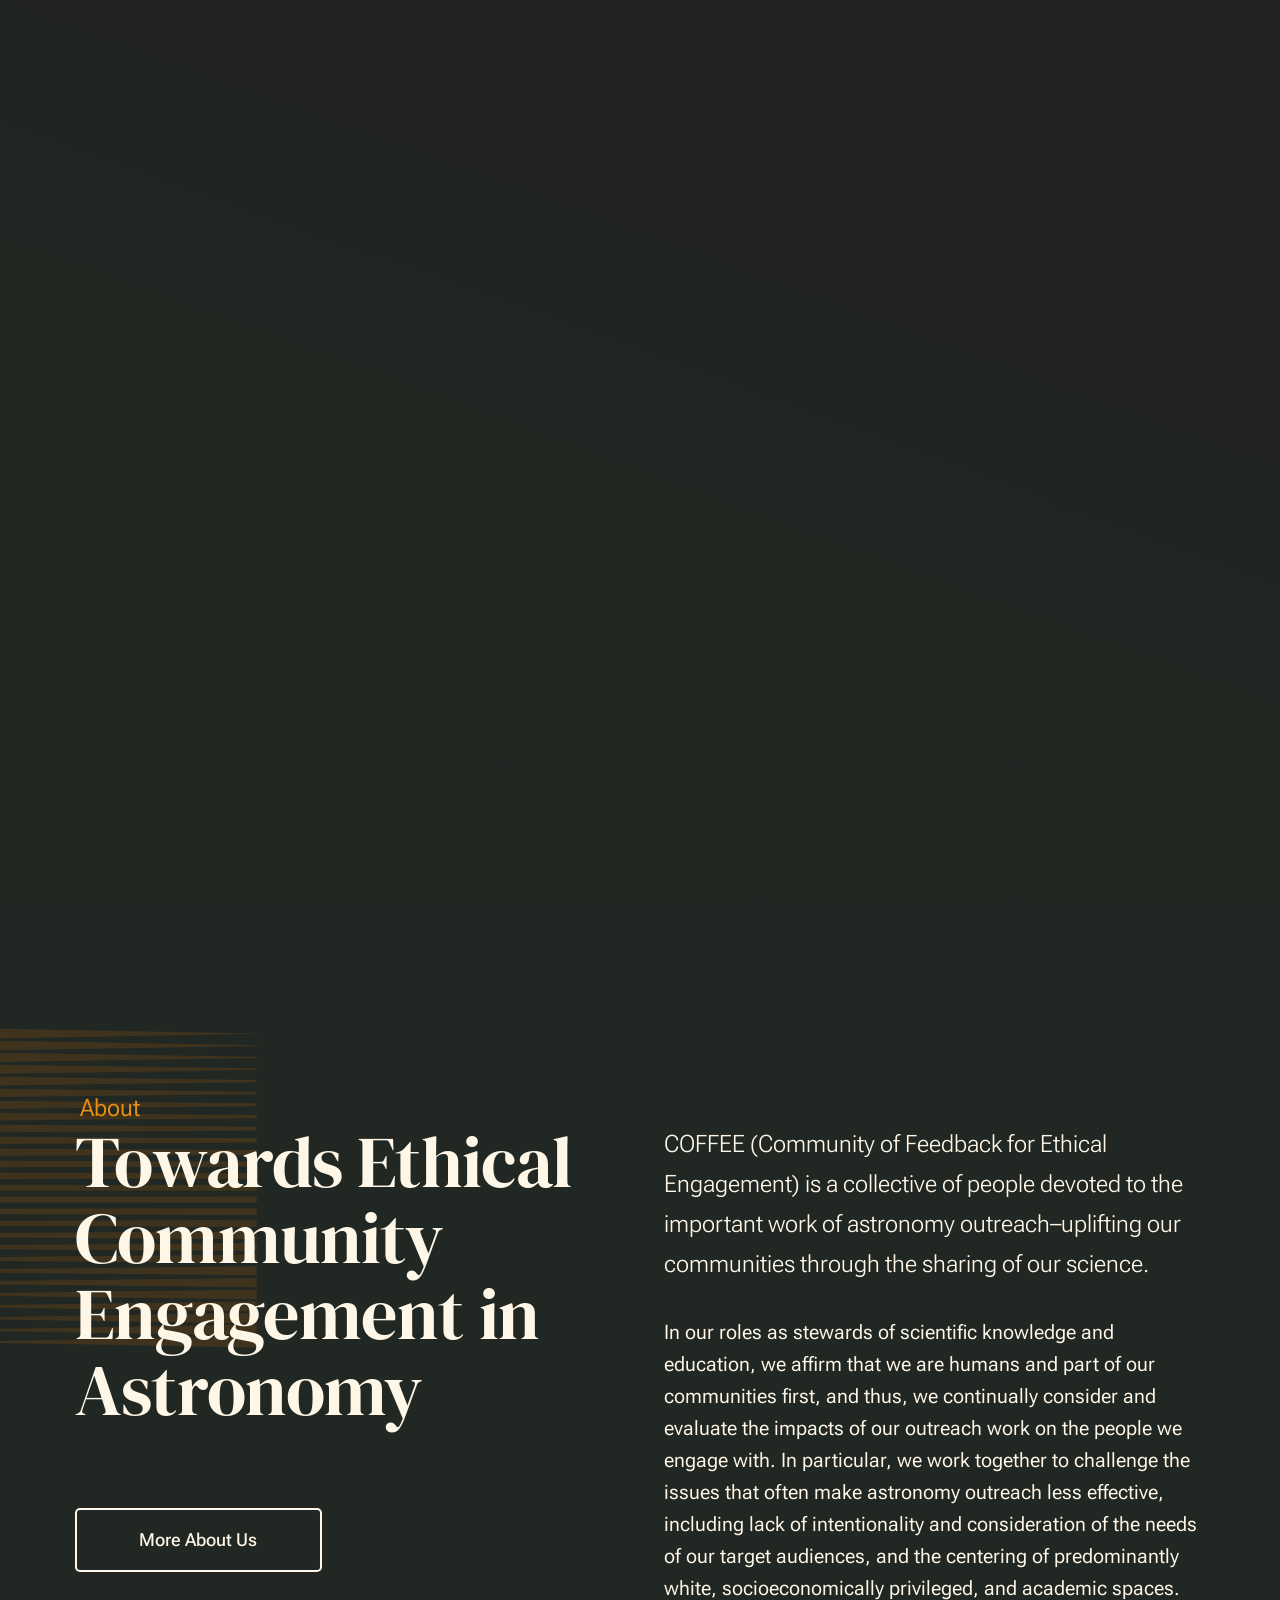
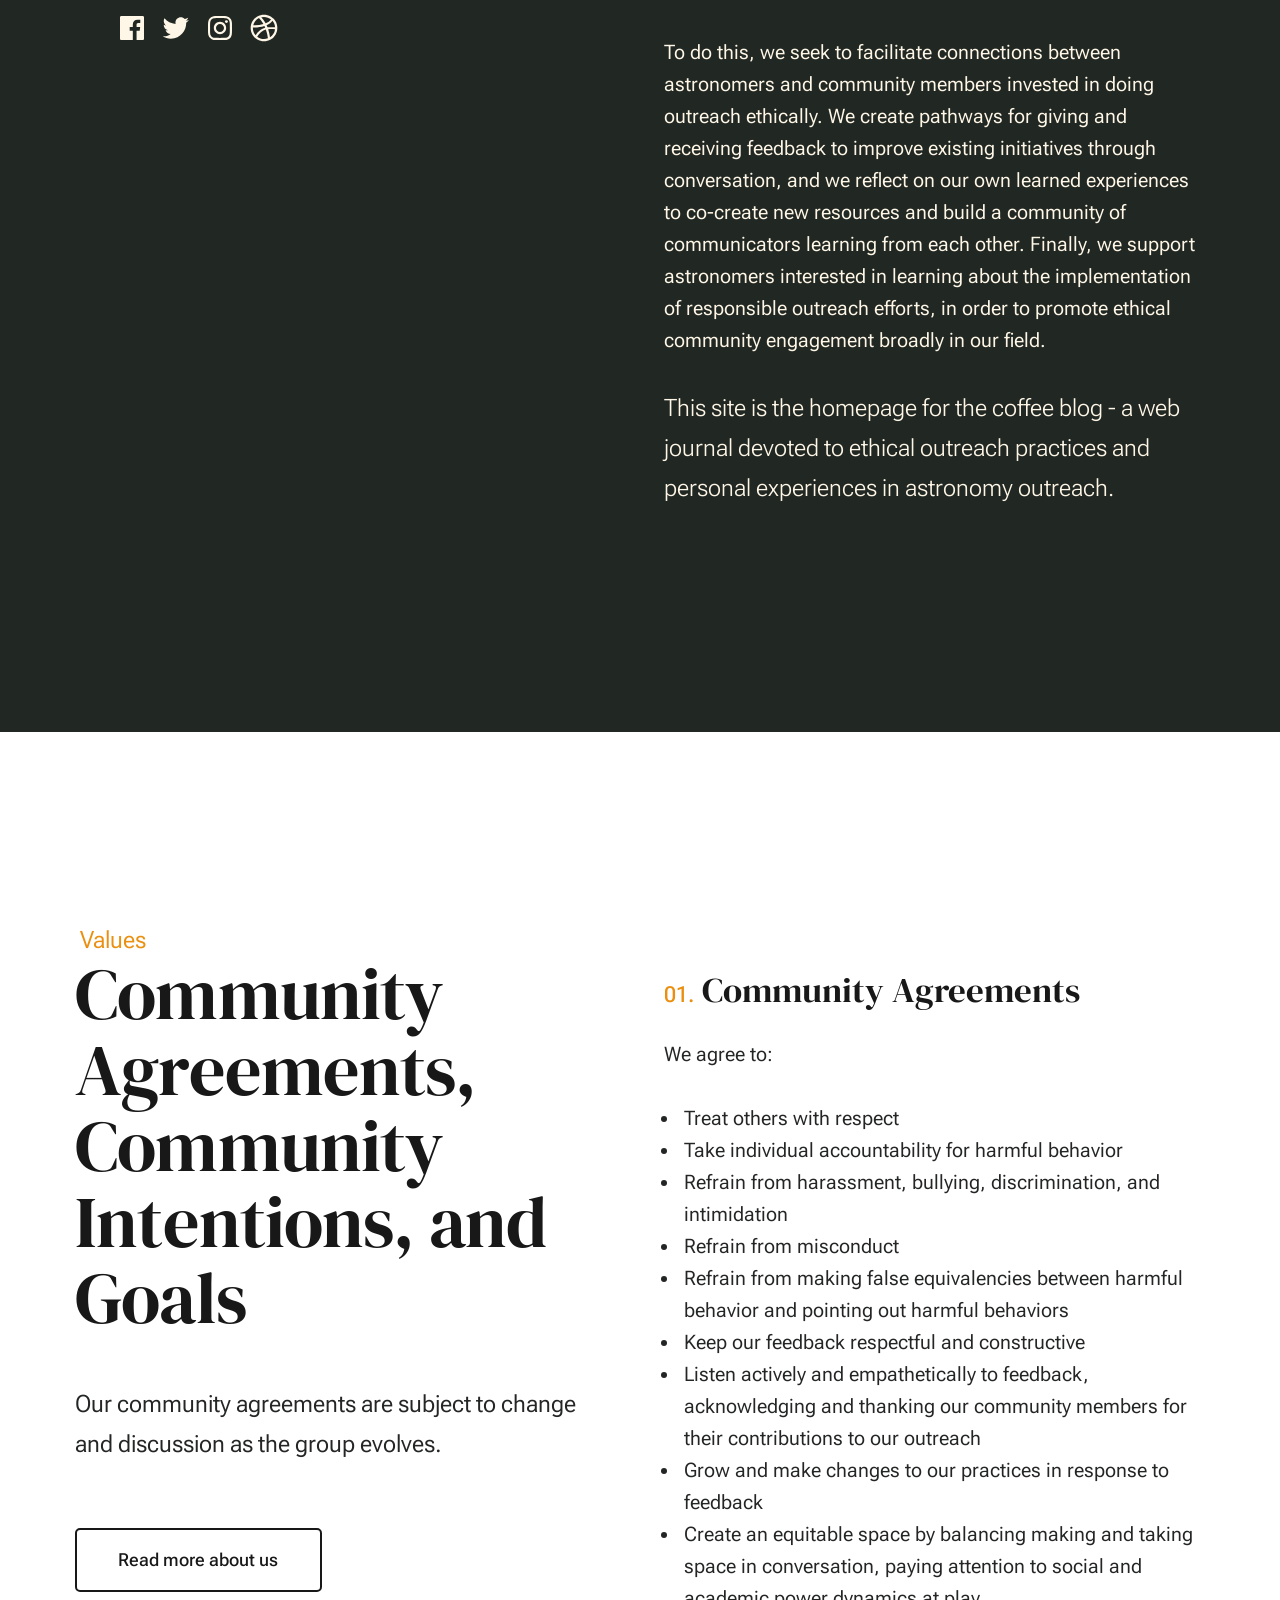
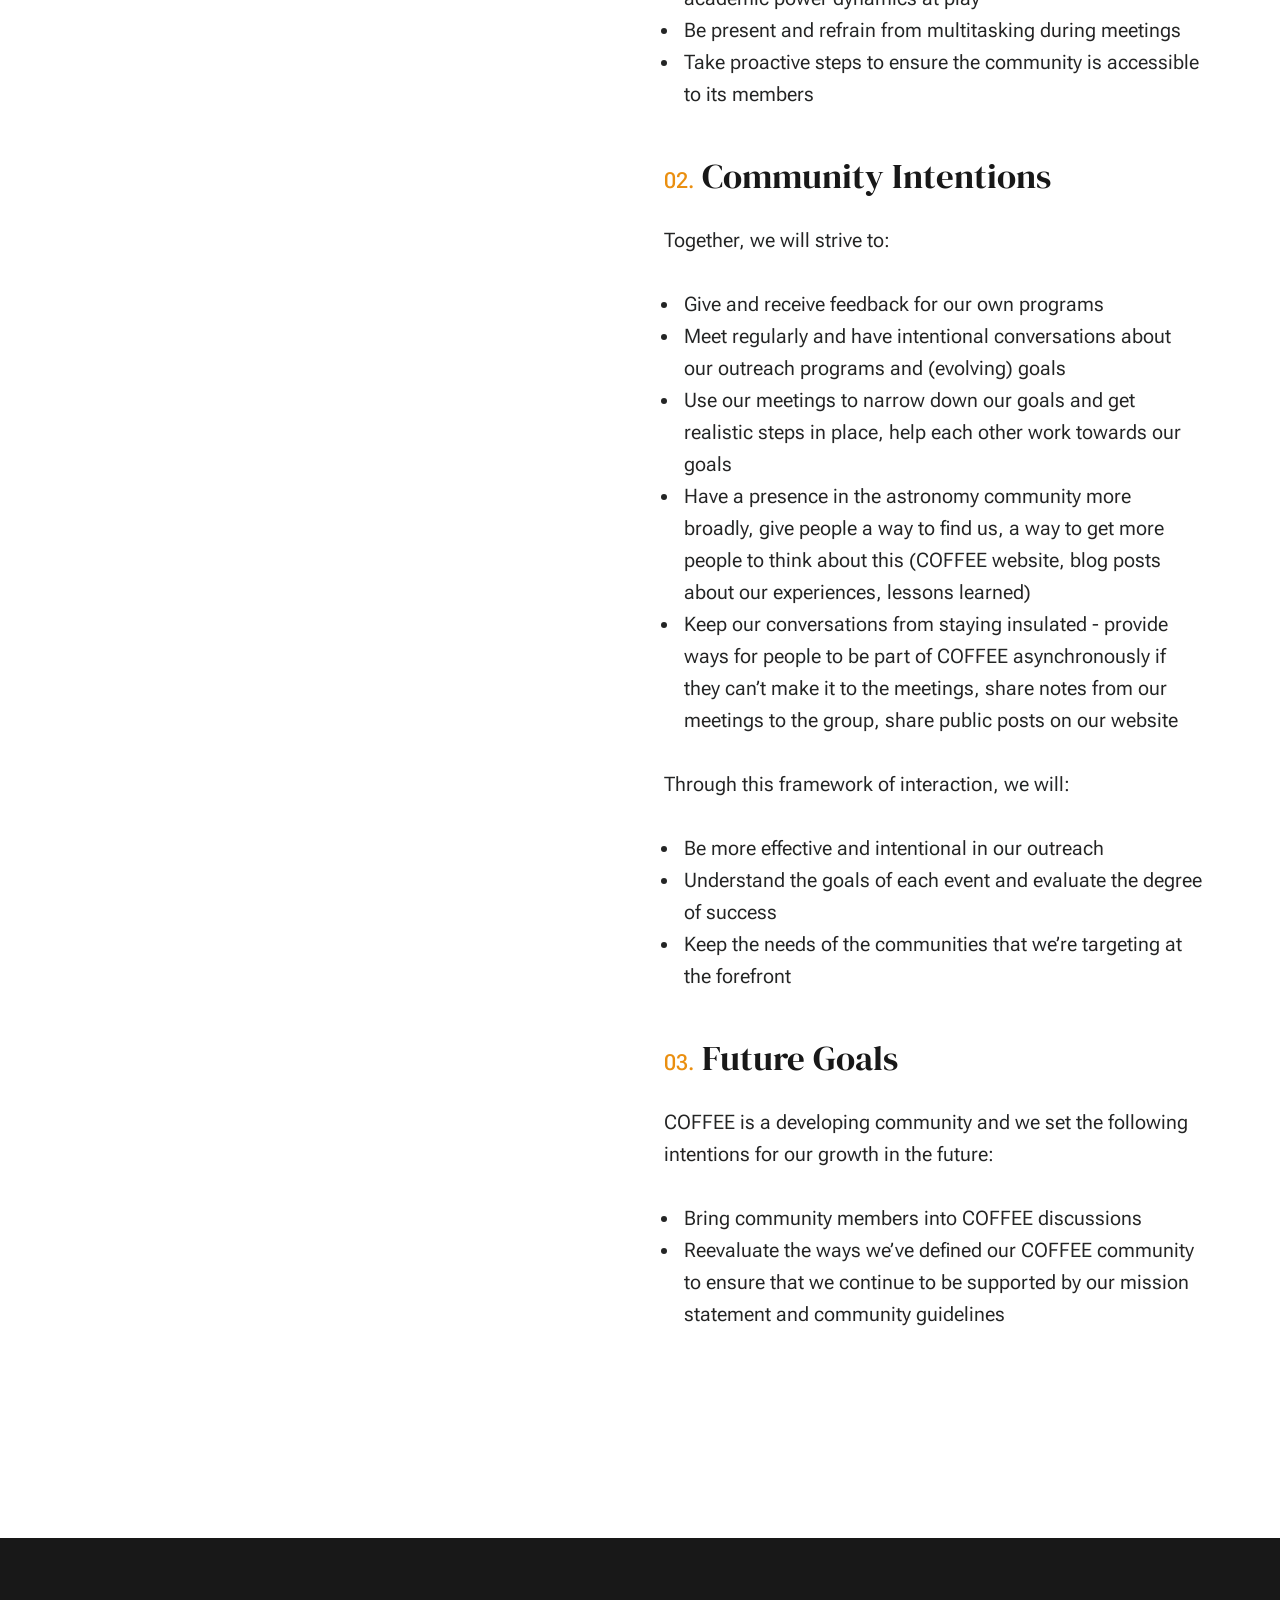
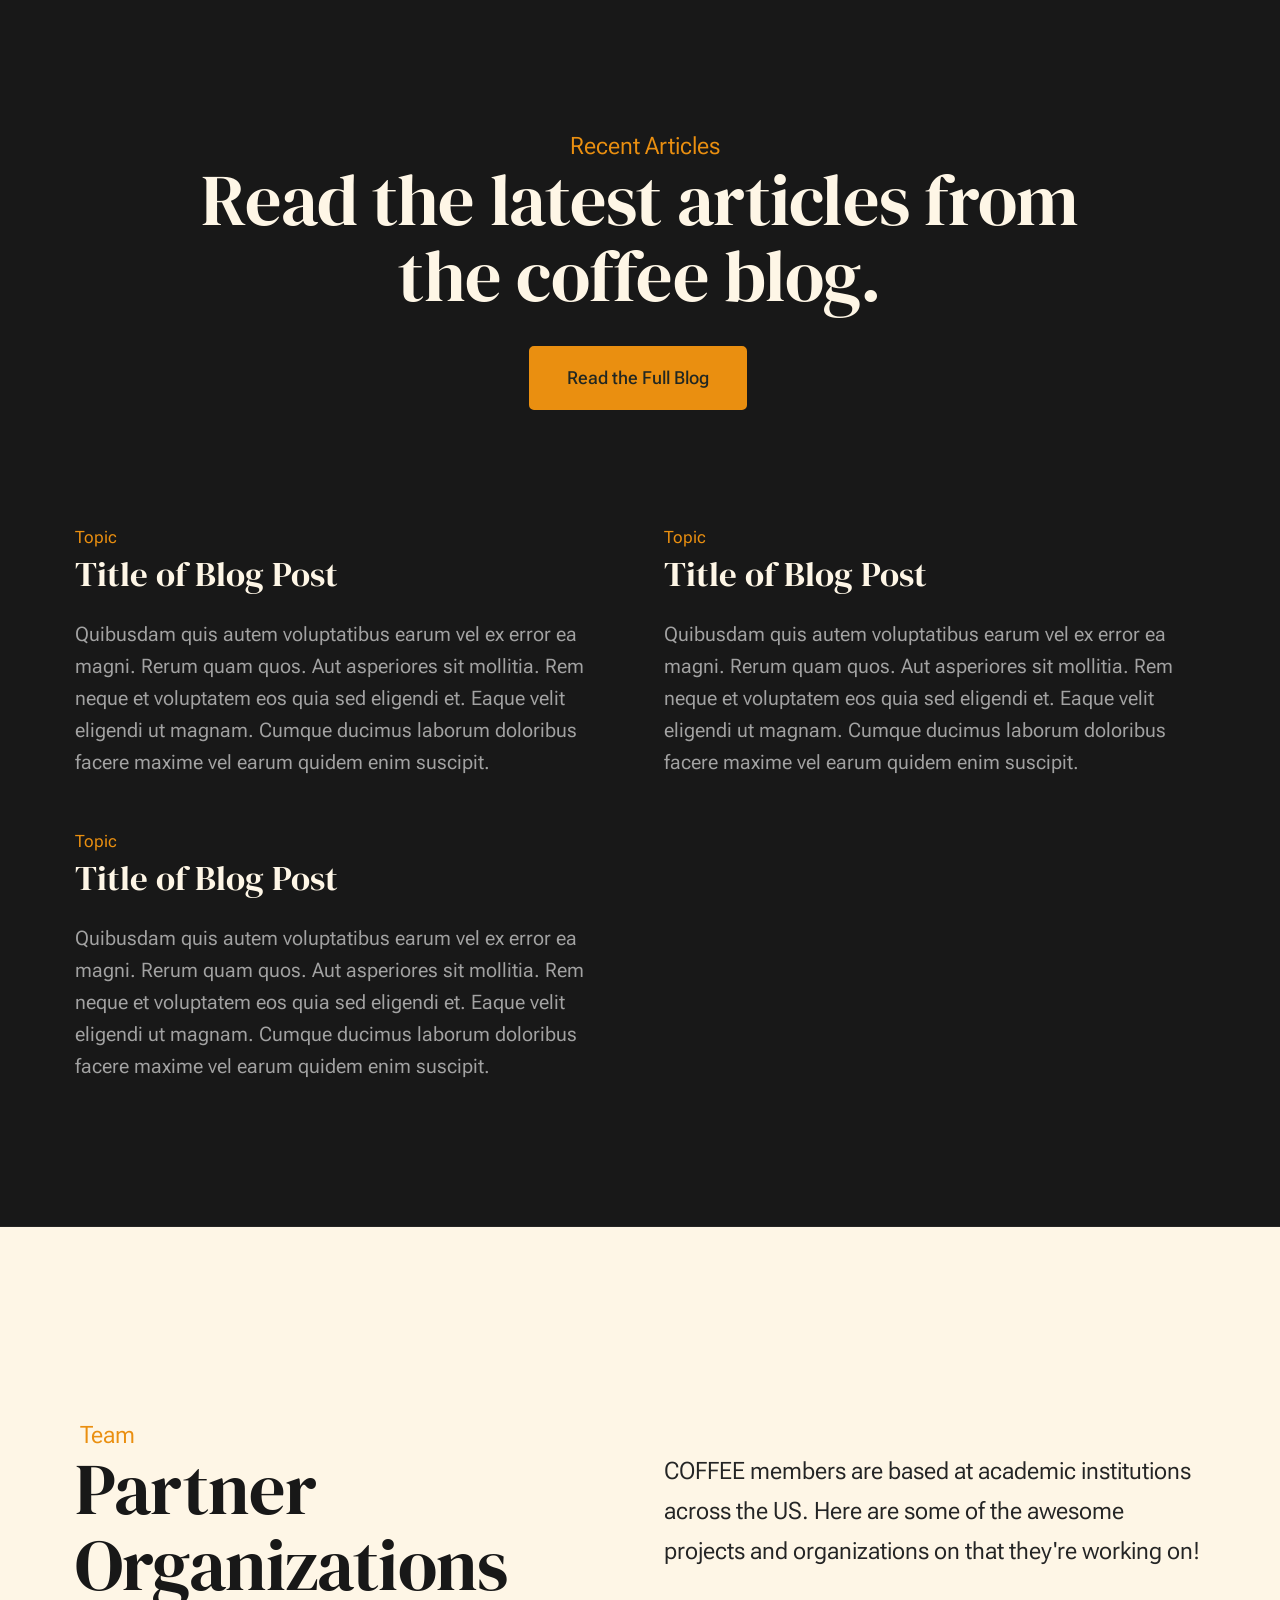
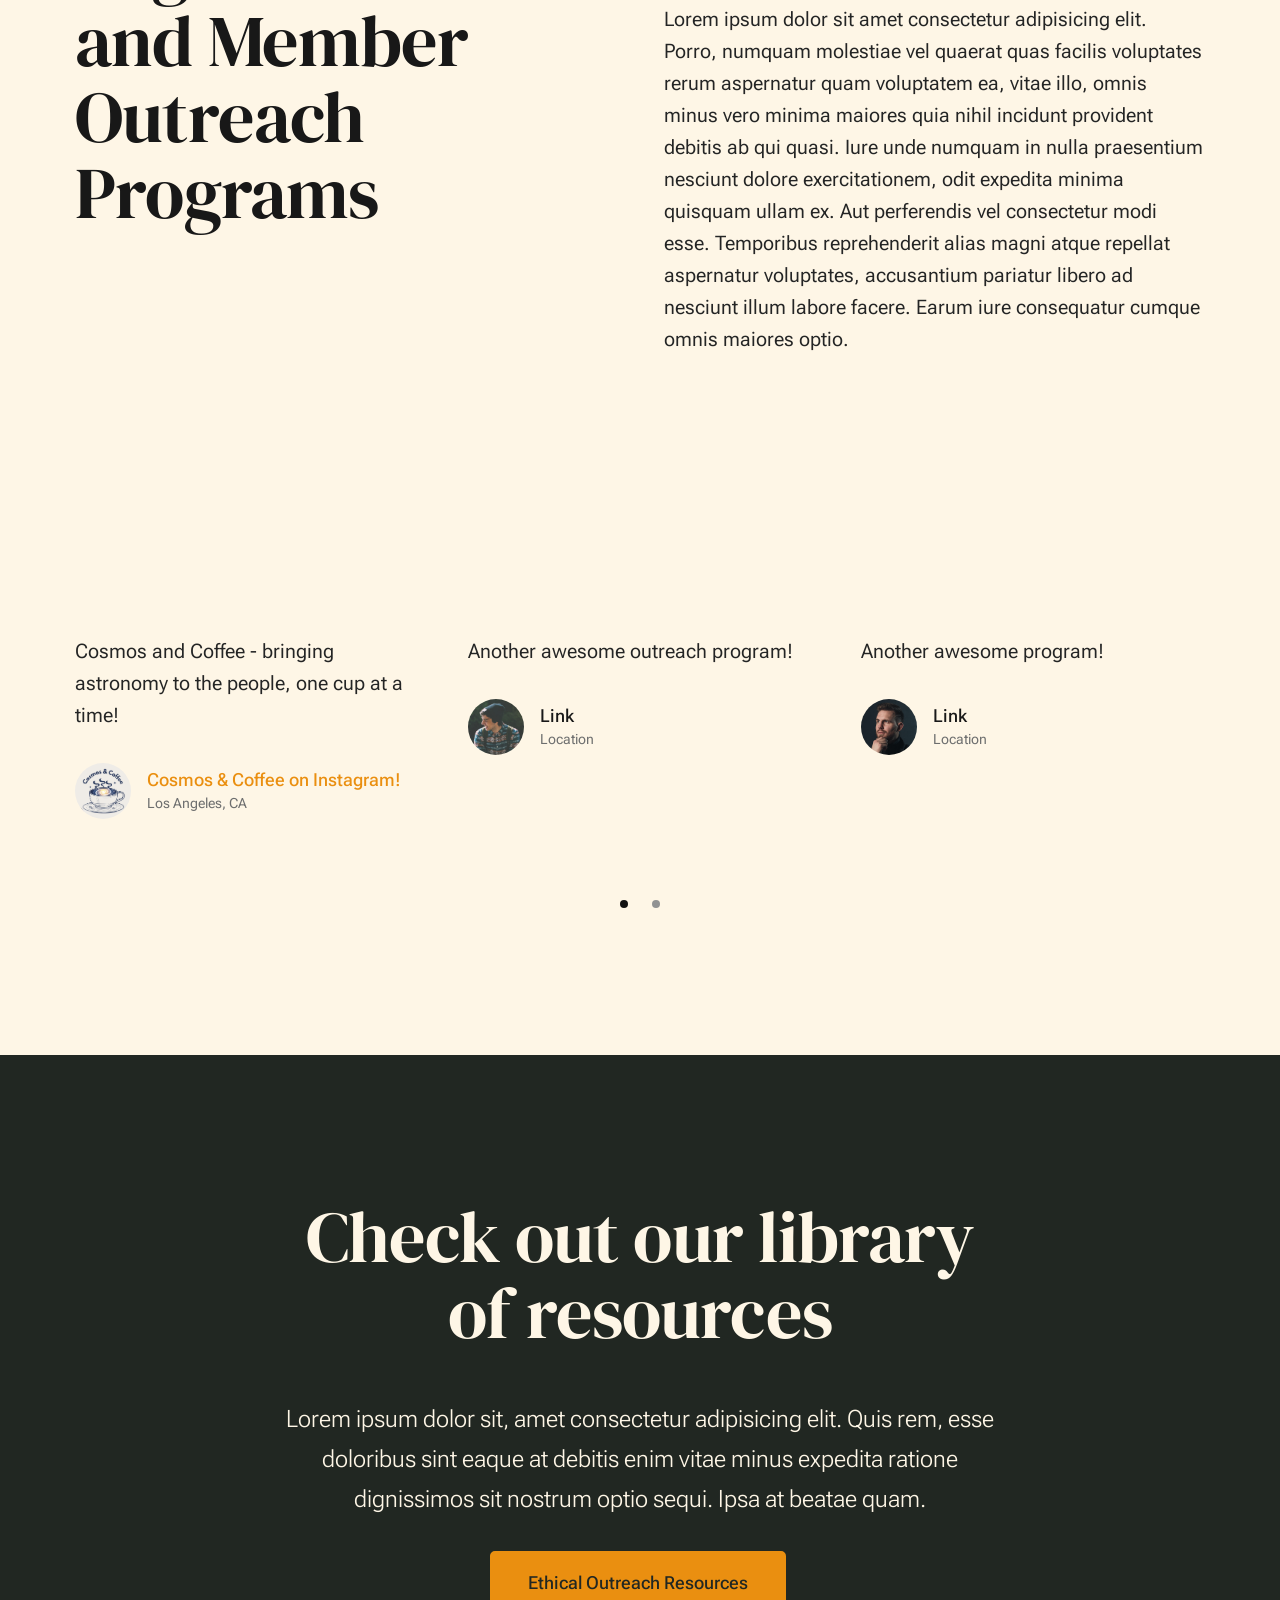
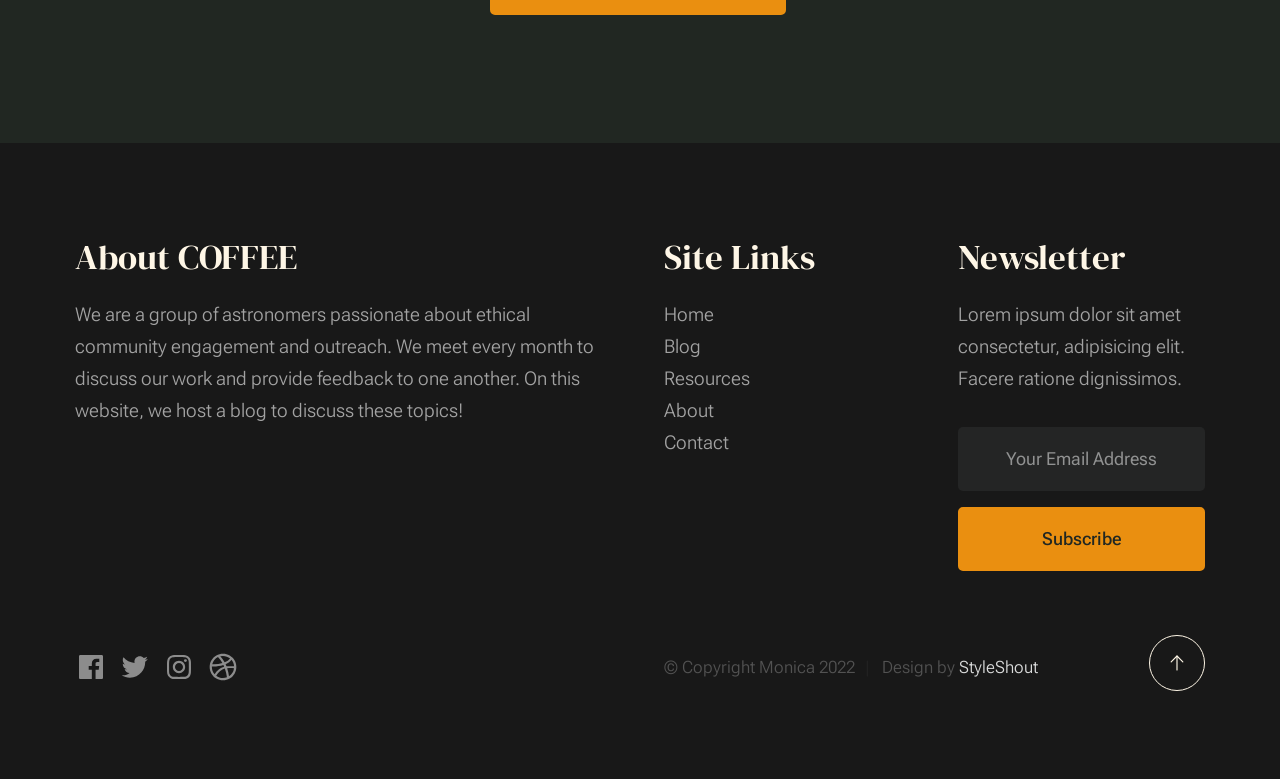
<file: index.html>
<!DOCTYPE html>
<html lang="en" class="no-js" >
<head>

    <!--- basic page needs
    ================================================== -->
    <meta charset="utf-8">
    <meta name="viewport" content="width=device-width, initial-scale=1">
    <title>COFFEE</title>

    <script>
        document.documentElement.classList.remove('no-js');
        document.documentElement.classList.add('js');
    </script>

    <!-- CSS
    ================================================== -->
    <link rel="stylesheet" href="css/vendor.css">
    <link rel="stylesheet" href="css/styles.css">

    <!-- favicons
    ================================================== -->
    <link rel="apple-touch-icon" sizes="180x180" href="apple-touch-icon.png">
    <link rel="icon" type="image/png" sizes="32x32" href="favicon-32x32.png">
    <link rel="icon" type="image/png" sizes="16x16" href="favicon-16x16.png">
    <link rel="manifest" href="site.webmanifest">

</head>


<body id="top">

    
    <!-- preloader
    ================================================== -->
    <div id="preloader">
        <div id="loader" class="dots-fade">
            <div></div>
            <div></div>
            <div></div>
        </div>
    </div>


    <!-- page wrap
    ================================================== -->
    <div id="page" class="s-pagewrap ss-home">


        <!-- # site header 
        ================================================== -->
        <header class="s-header">

            <div class="row s-header__inner width-sixteen-col">

                <div class="s-header__block">
                    <div class="s-header__logo">
                        <a class="logo" href="index.html">
                            <img src="images/logo.svg" alt="Homepage">
                        </a>
                    </div>

                    <a class="s-header__menu-toggle" href="#0"><span>Menu</span></a>
                </div> <!-- end s-header__block -->

                <nav class="s-header__nav">
    
                    <ul class="s-header__menu-links">
                        <li><a href="about.html">About</a></li>
                        <li><a href="blog.html">Blog</a></li>
                        <li><a href="services.html">Resources</a></li>
                        <li><a href="contact.html">Contact</a></li>
                    </ul> <!-- s-header__menu-links -->
<!-- 
                    <div class="s-header__contact">
                        <a href="contact.html" class="btn btn--primary s-header__contact-btn">Let's Work Together</a>                        
                    </div> s-header__contact -->
    
                </nav> <!-- end s-header__nav -->

            </div> <!-- end s-header__inner -->

        </header> <!-- end s-header -->


        <!-- # site main content
        ================================================== -->
        <section id="content" class="s-content">

            <!-- intro
            ----------------------------------------------- -->
            <section id="intro" class="s-intro">

                <div class="row s-intro__content width-sixteen-col">

                    <div class="column lg-12 s-intro__content-inner grid-block">
                        
                        <div class="s-intro__content-text">
                            <div class="s-intro__content-pretitle text-pretitle">Welcome to</div>
                            <h1 class="s-intro__content-title">
                            coffee:<br>
                            a network of <br>
                            astronomers<br>
                            </h1>
                            <h2 class="s-intro__content-subtitle">
                                Community Of Feedback For Ethical Engagement
                            </h2>
                        </div> <!-- s-intro__content-text -->

                        <div class="s-intro__content-media"> 
                            <div class="s-intro__content-media-inner">                               
                                <img src="images/nathan-dumlao-71u2fOofI-U-unsplash.jpg" srcset="images/nathan-dumlao-71u2fOofI-U-unsplash.jpg 1x, images/nathan-dumlao-71u2fOofI-U-unsplash.jpg 2x" alt="">
                                <div class="lines">                               
                                    <span></span>                                  
                                </div>
                            </div>
                        </div> <!-- s-intro__content-media -->                      

                        <div class="s-intro__scroll-down">
                            <a href="#about" class="smoothscroll">
                                <div class="scroll-icon">
                                    <svg xmlns="http://www.w3.org/2000/svg" viewBox="0 0 24 24" width="36" height="36" fill="none" stroke="#97b34a" stroke-width="1" stroke-linecap="round" stroke-linejoin="round">&lt;!--!  Atomicons Free 1.00 by @atisalab License - https://atomicons.com/license/ (Icons: CC BY 4.0) Copyright 2021 Atomicons --&gt;<polyline points="7 13 12 18 17 13"></polyline><line x1="12" y1="18" x2="12" y2="6"></line></svg>
                                </div>
                                <span>Scroll for more</span>
                            </a>
                        </div> <!-- s-intro__scroll-down -->
                        
                    </div> <!-- s-intro__content-inner -->

                </div> <!-- s-intro__content -->

            </section> <!-- end s-intro -->

            <!-- about
            ----------------------------------------------- -->
            <section id="about" class="s-about target-section">

                <div class="row s-about__content width-sixteen-col">
                    <div class="column grid-block grid-section-split">

                        <img src="images/geometric_shape.svg" alt="" class="s-about__content-imgbg">

                        <div class="section-header grid-section-split__header">
                            <div class="text-pretitle">About</div>                           
                            <h2 class="text-display-title">
                            Towards Ethical Community Engagement in Astronomy
                            </h2>                           
                        </div> <!-- end section-header -->

                        <div class="s-about__content-main grid-section-split__primary">
                            <p class="attention-getter">
                            
                                COFFEE (Community of Feedback for Ethical Engagement) is a collective of people devoted to the important work of astronomy outreach–uplifting our communities through the sharing of our science. 
                            </p>
                            <p>
                                In our roles as stewards of scientific knowledge and education, we affirm that we are humans and part of our communities first, and thus, we continually consider and evaluate the impacts of our outreach work on the people we engage with. 
                                In particular, we work together to challenge the issues that often make astronomy outreach less effective, including lack of intentionality and consideration of the needs of our target audiences, and the centering of predominantly white, socioeconomically privileged, and academic spaces. 
                                </p>
                                <p>
                                To do this, we seek to facilitate connections between astronomers and community members invested in doing outreach ethically. We create pathways for giving and receiving feedback to improve existing initiatives through conversation, and we reflect on our own learned experiences to co-create new resources and build a community of communicators learning from each other. Finally, we support astronomers interested in learning about the implementation of responsible outreach efforts, in order to promote ethical community engagement broadly in our field. 

                            </p>

                            <p class="attention-getter">
                            This site is the homepage for the coffee blog - a web journal devoted to ethical outreach practices and personal experiences in astronomy outreach. 
                            </p>
                        </div> <!-- end s-about__content-main -->

                        <div class="s-about__content-btn grid-section-split__bottom">
                            <a href="about.html" class="btn btn--stroke u-fullwidth">More About Us</a>

                            <ul class="s-about__social social-list">
                                <li>
                                    <a href="#0">
                                        <svg xmlns="http://www.w3.org/2000/svg" width="24" height="24" viewBox="0 0 24 24" style="fill:rgba(0, 0, 0, 1);transform:;-ms-filter:"><path d="M20,3H4C3.447,3,3,3.448,3,4v16c0,0.552,0.447,1,1,1h8.615v-6.96h-2.338v-2.725h2.338v-2c0-2.325,1.42-3.592,3.5-3.592 c0.699-0.002,1.399,0.034,2.095,0.107v2.42h-1.435c-1.128,0-1.348,0.538-1.348,1.325v1.735h2.697l-0.35,2.725h-2.348V21H20 c0.553,0,1-0.448,1-1V4C21,3.448,20.553,3,20,3z"></path></svg>
                                        <span class="u-screen-reader-text">Facebook</span>
                                    </a>
                                </li>
                                <li>
                                    <a href="#0">
                                        <svg xmlns="http://www.w3.org/2000/svg" width="24" height="24" viewBox="0 0 24 24" style="fill:rgba(0, 0, 0, 1);transform:;-ms-filter:"><path d="M19.633,7.997c0.013,0.175,0.013,0.349,0.013,0.523c0,5.325-4.053,11.461-11.46,11.461c-2.282,0-4.402-0.661-6.186-1.809 c0.324,0.037,0.636,0.05,0.973,0.05c1.883,0,3.616-0.636,5.001-1.721c-1.771-0.037-3.255-1.197-3.767-2.793 c0.249,0.037,0.499,0.062,0.761,0.062c0.361,0,0.724-0.05,1.061-0.137c-1.847-0.374-3.23-1.995-3.23-3.953v-0.05 c0.537,0.299,1.16,0.486,1.82,0.511C3.534,9.419,2.823,8.184,2.823,6.787c0-0.748,0.199-1.434,0.548-2.032 c1.983,2.443,4.964,4.04,8.306,4.215c-0.062-0.3-0.1-0.611-0.1-0.923c0-2.22,1.796-4.028,4.028-4.028 c1.16,0,2.207,0.486,2.943,1.272c0.91-0.175,1.782-0.512,2.556-0.973c-0.299,0.935-0.936,1.721-1.771,2.22 c0.811-0.088,1.597-0.312,2.319-0.624C21.104,6.712,20.419,7.423,19.633,7.997z"></path></svg>
                                        <span class="u-screen-reader-text">Twitter</span>
                                    </a>
                                </li>
                                <li>
                                    <a href="#0">
                                        <svg xmlns="http://www.w3.org/2000/svg" width="24" height="24" viewBox="0 0 24 24" style="fill:rgba(0, 0, 0, 1);transform:;-ms-filter:"><path d="M11.999,7.377c-2.554,0-4.623,2.07-4.623,4.623c0,2.554,2.069,4.624,4.623,4.624c2.552,0,4.623-2.07,4.623-4.624 C16.622,9.447,14.551,7.377,11.999,7.377L11.999,7.377z M11.999,15.004c-1.659,0-3.004-1.345-3.004-3.003 c0-1.659,1.345-3.003,3.004-3.003s3.002,1.344,3.002,3.003C15.001,13.659,13.658,15.004,11.999,15.004L11.999,15.004z"></path><circle cx="16.806" cy="7.207" r="1.078"></circle><path d="M20.533,6.111c-0.469-1.209-1.424-2.165-2.633-2.632c-0.699-0.263-1.438-0.404-2.186-0.42 c-0.963-0.042-1.268-0.054-3.71-0.054s-2.755,0-3.71,0.054C7.548,3.074,6.809,3.215,6.11,3.479C4.9,3.946,3.945,4.902,3.477,6.111 c-0.263,0.7-0.404,1.438-0.419,2.186c-0.043,0.962-0.056,1.267-0.056,3.71c0,2.442,0,2.753,0.056,3.71 c0.015,0.748,0.156,1.486,0.419,2.187c0.469,1.208,1.424,2.164,2.634,2.632c0.696,0.272,1.435,0.426,2.185,0.45 c0.963,0.042,1.268,0.055,3.71,0.055s2.755,0,3.71-0.055c0.747-0.015,1.486-0.157,2.186-0.419c1.209-0.469,2.164-1.424,2.633-2.633 c0.263-0.7,0.404-1.438,0.419-2.186c0.043-0.962,0.056-1.267,0.056-3.71s0-2.753-0.056-3.71C20.941,7.57,20.801,6.819,20.533,6.111z M19.315,15.643c-0.007,0.576-0.111,1.147-0.311,1.688c-0.305,0.787-0.926,1.409-1.712,1.711c-0.535,0.199-1.099,0.303-1.67,0.311 c-0.95,0.044-1.218,0.055-3.654,0.055c-2.438,0-2.687,0-3.655-0.055c-0.569-0.007-1.135-0.112-1.669-0.311 c-0.789-0.301-1.414-0.923-1.719-1.711c-0.196-0.534-0.302-1.099-0.311-1.669c-0.043-0.95-0.053-1.218-0.053-3.654 c0-2.437,0-2.686,0.053-3.655c0.007-0.576,0.111-1.146,0.311-1.687c0.305-0.789,0.93-1.41,1.719-1.712 c0.534-0.198,1.1-0.303,1.669-0.311c0.951-0.043,1.218-0.055,3.655-0.055c2.437,0,2.687,0,3.654,0.055 c0.571,0.007,1.135,0.112,1.67,0.311c0.786,0.303,1.407,0.925,1.712,1.712c0.196,0.534,0.302,1.099,0.311,1.669 c0.043,0.951,0.054,1.218,0.054,3.655c0,2.436,0,2.698-0.043,3.654H19.315z"></path></svg>
                                        <span class="u-screen-reader-text">Instagram</span>
                                    </a>
                                </li>
                                <li>
                                    <a href="#0">
                                        <svg xmlns="http://www.w3.org/2000/svg" width="24" height="24" viewBox="0 0 24 24" style="fill: rgba(0, 0, 0, 1);transform: ;msFilter:;"><path d="M20.66 6.98a9.932 9.932 0 0 0-3.641-3.64C15.486 2.447 13.813 2 12 2s-3.486.447-5.02 1.34c-1.533.893-2.747 2.107-3.64 3.64S2 10.187 2 12s.446 3.487 1.34 5.02a9.924 9.924 0 0 0 3.641 3.64C8.514 21.553 10.187 22 12 22s3.486-.447 5.02-1.34a9.932 9.932 0 0 0 3.641-3.64C21.554 15.487 22 13.813 22 12s-.446-3.487-1.34-5.02zM12 3.66c2 0 3.772.64 5.32 1.919-.92 1.174-2.286 2.14-4.1 2.9-1.002-1.813-2.088-3.327-3.261-4.54A7.715 7.715 0 0 1 12 3.66zM5.51 6.8a8.116 8.116 0 0 1 2.711-2.22c1.212 1.201 2.325 2.7 3.34 4.5-2 .6-4.114.9-6.341.9-.573 0-1.006-.013-1.3-.04A8.549 8.549 0 0 1 5.51 6.8zM3.66 12c0-.054.003-.12.01-.2.007-.08.01-.146.01-.2.254.014.641.02 1.161.02 2.666 0 5.146-.367 7.439-1.1.187.373.381.793.58 1.26-1.32.293-2.674 1.006-4.061 2.14S6.4 16.247 5.76 17.5c-1.4-1.587-2.1-3.42-2.1-5.5zM12 20.34c-1.894 0-3.594-.587-5.101-1.759.601-1.187 1.524-2.322 2.771-3.401 1.246-1.08 2.483-1.753 3.71-2.02a29.441 29.441 0 0 1 1.56 6.62 8.166 8.166 0 0 1-2.94.56zm7.08-3.96a8.351 8.351 0 0 1-2.58 2.621c-.24-2.08-.7-4.107-1.379-6.081.932-.066 1.765-.1 2.5-.1.799 0 1.686.034 2.659.1a8.098 8.098 0 0 1-1.2 3.46zm-1.24-5c-1.16 0-2.233.047-3.22.14a27.053 27.053 0 0 0-.68-1.62c2.066-.906 3.532-2.006 4.399-3.3 1.2 1.414 1.854 3.027 1.96 4.84-.812-.04-1.632-.06-2.459-.06z"></path></svg>
                                        <span class="u-screen-reader-text">Dribbble</span>
                                    </a>
                                </li>
                            </ul> <!-- end s-footer__social -->
                        </div> <!-- end s-about__content-btn -->
                    
                    </div> <!-- content-inner -->
                </div>
                
            </section> <!-- end s-about -->

            <!-- expertise
            ----------------------------------------------- -->
            <section id="expertise" class="s-expertise">

                <div class="row s-expertise__content width-sixteen-col">
                    <div class="column xl-12 grid-block grid-section-split">

                        <div class="section-header grid-section-split__header">
                            <div class="text-pretitle">Values</div>                           
                            <h2 class="text-display-title">
                            Community Agreements, Community Intentions, and Goals
                            </h2>     
                            
                            <p class="lead">
                                Our community agreements are subject to change and discussion as the group evolves.
                            </p>
                        </div> <!-- end section-header -->

                        <div class="s-expertise__content-main grid-section-split__primary">

                            <div class="grid-list-items list-items show-ctr">
                                <div class="grid-list-items__item list-items__item">
                                    <div class="grid-list-items__title list-items__item-header">
                                        <h3 class="list-items__item-title">Community Agreements</h3>
                                    </div>
                                    <div class="grid-list-items__text list-items__item-text">
                                        <p>We agree to:</p>
                                        <ul>
                                            <li>Treat others with respect</li>
                                            <li>Take individual accountability for harmful behavior</li>
                                            <li>Refrain from harassment, bullying, discrimination, and intimidation </li>
                                            <li>Refrain from misconduct</li>
                                            <li>Refrain from making false equivalencies between harmful behavior and pointing out harmful behaviors </li>
                                            <li>Keep our feedback respectful and constructive</li>
                                            <li>Listen actively and empathetically to feedback, acknowledging and thanking our community members for their contributions to our outreach</li>
                                            <li>Grow and make changes to our practices in response to feedback</li>
                                            <li>Create an equitable space by balancing making and taking space in conversation, paying attention to social and academic power dynamics at play</li>
                                            <li>Be present and refrain from multitasking during meetings</li>
                                            <li>Take proactive steps to ensure the community is accessible to its members</li>
                                        </ul>
                                        <!-- <p>
                                        Quibusdam quis autem voluptatibus earum vel ex error ea magni. Rerum quam quos. Aut asperiores 
                                        sit mollitia. Rem neque et voluptatem eos quia sed eligendi et. Eaque velit eligendi ut 
                                        magnam. Cumque ducimus laborum doloribus facere maxime vel earum quidem enim suscipit.
                                        </p> -->
                                    </div>
                                </div> <!-- list-item -->
                                <div class="grid-list-items__item list-items__item">
                                    <div class="grid-list-items__title list-items__item-header">
                                        <h3 class="list-items__item-title">Community Intentions</h3>
                                    </div>
                                    <div class="grid-list-items__text list-items__item-text">
                                        <p>
                                            Together, we will strive to: </p>
                                        <ul>
                                            <li>Give and receive feedback for our own programs</li>
                                            <li>Meet regularly and have intentional conversations about our outreach programs and (evolving) goals</li>
                                            <li>Use our meetings to narrow down our goals and get realistic steps in place, help each other work towards our goals</li>
                                            <li>Have a presence in the astronomy community more broadly, give people a way to find us, a way to get more people to think about this (COFFEE website, blog posts about our experiences, lessons learned)</li>
                                            <li>Keep our conversations from staying insulated - provide ways for people to be part of COFFEE asynchronously if they can’t make it to the meetings, share notes from our meetings to the group, share public posts on our website
                                            </li>
                                        </ul>
                                        <p>Through this framework of interaction, we will:
                                        </p>
                                        <ul>
                                            <li>Be more effective and intentional in our outreach</li>
                                            <li>Understand the goals of each event and evaluate the degree of success</li>
                                            <li>Keep the needs of the communities that we’re targeting at the forefront</li>
                                        </ul>
                                    </div>
                                </div> <!-- list-expertise__item -->
                                <div class="grid-list-items__item list-items__item">
                                    <div class="grid-list-items__title list-items__item-header">
                                        <h3 class="list-items__item-title">Future Goals</h3>
                                    </div>
                                    <div class="grid-list-items__text list-items__item-text">
                                        <p>
                                            COFFEE is a developing community and we set the following intentions for our growth in the future:
                                        </p>
                                        <ul>
                                            <li>Bring community members into COFFEE discussions</li>
                                            <li>Reevaluate the ways we’ve defined our COFFEE community to ensure that we continue to be supported by our mission statement and community guidelines</li>
                                        </ul>
                                    </div>
                                </div> <!-- list-expertise__item -->
                                <!-- <div class="grid-list-items__item list-items__item">
                                    <div class="grid-list-items__title list-items__item-header">
                                        <h3 class="list-items__item-title">Idea Four</h3>
                                    </div>
                                    <div class="grid-list-items__text list-items__item-text">
                                        <p>
                                        Quibusdam quis autem voluptatibus earum vel ex error ea magni. Rerum quam quos. Aut asperiores 
                                        sit mollitia. Rem neque et voluptatem eos quia sed eligendi et. Eaque velit eligendi ut 
                                        magnam. Cumque ducimus laborum doloribus facere maxime vel earum quidem enim suscipit.
                                        </p>
                                    </div>
                                </div> list-expertise__item -->

                            </div> <!-- grid-list-items -->
                        </div> <!-- end s-expertise__content-main -->

                        <div class="s-journal__content-btn grid-section-split__bottom">
                            <a href="about.html" class="btn btn--stroke u-fullwidth">Read more about us</a>
                        </div> <!-- end s-about__content-btn -->

                    </div> <!-- end grid-block-->
                </div> <!-- end s-expertise__content -->

            </section> <!-- end s-expertise -->
    
        <!-- # journal
        ================================================== -->
        <section id="journal" class="s-journal">

            <div class="row s-journal__content width-sixteen-col">
                <div class="column xl-12 grid-block">

                    <div class="grid-full section-header text-center">
                        <div class="text-pretitle">Recent Articles</div>                           
                        <h2 class="text-display-title">
                        Read the latest articles from the coffee blog.
                        </h2>  
                        <br>
                        <a href="blog.html" class="btn btn--primary">Read the Full Blog</a>

                    </div> <!-- end section-header --> 

                    <div class="grid-full s-journal__content-main grid-list-items">

                        <div class="grid-list-items__item blog-card">
                            <div class="blog-card__header">
                                <div class="blog-card__cat-links">
                                    <a href="blog.html">Topic</a>
                                </div>
                                <h3 class="blog-card__title"><a href="single.html">Title of Blog Post</a></h3>
                            </div>
                            <div class="blog-card__text">
                                <p>
                                Quibusdam quis autem voluptatibus earum vel ex error ea magni. Rerum quam quos. Aut asperiores 
                                sit mollitia. Rem neque et voluptatem eos quia sed eligendi et. Eaque velit eligendi ut 
                                magnam. Cumque ducimus laborum doloribus facere maxime vel earum quidem enim suscipit.
                                </p>
                            </div>
                        </div> <!-- end blog-card -->

                                    <div class="grid-list-items__item blog-card">
                                        <div class="blog-card__header">
                                            <div class="blog-card__cat-links">
                                                <a href="blog.html">Topic</a>
                                            </div>
                                            <h3 class="blog-card__title"><a href="single.html">Title of Blog Post</a></h3>
                                        </div>
                                        <div class="blog-card__text">
                                            <p>
                                            Quibusdam quis autem voluptatibus earum vel ex error ea magni. Rerum quam quos. Aut asperiores 
                                            sit mollitia. Rem neque et voluptatem eos quia sed eligendi et. Eaque velit eligendi ut 
                                            magnam. Cumque ducimus laborum doloribus facere maxime vel earum quidem enim suscipit.
                                            </p>
                                        </div>
                                    </div> <!-- end blog-card -->

                                    <div class="grid-list-items__item blog-card">
                                        <div class="blog-card__header">
                                            <div class="blog-card__cat-links">
                                                <a href="blog.html">Topic</a>
                                            </div>
                                            <h3 class="blog-card__title"><a href="single.html">Title of Blog Post</a></h3>
                                        </div>
                                        <div class="blog-card__text">
                                            <p>
                                            Quibusdam quis autem voluptatibus earum vel ex error ea magni. Rerum quam quos. Aut asperiores 
                                            sit mollitia. Rem neque et voluptatem eos quia sed eligendi et. Eaque velit eligendi ut 
                                            magnam. Cumque ducimus laborum doloribus facere maxime vel earum quidem enim suscipit.
                                            </p>
                                        </div>
                                    </div> <!-- end blog-card -->


                    </div> <!-- end grid-list-items -->

                </div> <!-- end grid-block-->

            </div> <!-- end s-journal__content -->

        </section> <!-- end s-journal -->

            <!-- clients
            ----------------------------------------------- -->
            <section id="clients" class="s-clients">          

                <div class="row s-clients__content-block width-sixteen-col">
                    <div class="column xl-12 grid-block grid-section-split">
                    
                        <div class="section-header grid-section-split__header">
                            <div class="text-pretitle">Team</div>                           
                            <h2 class="text-display-title">
                            Partner Organizations and Member Outreach Programs
                            </h2>       
                        </div> <!-- end section-header -->
                    
                        <div class="grid-section-split__primary">
                            <p class="lead">
                            COFFEE members are based at academic institutions across the US. 
                            Here are some of the awesome projects and organizations on that they're working on! 
                            </p>   

                            <p>
                            Lorem ipsum dolor sit amet consectetur adipisicing elit. Porro, numquam molestiae vel quaerat quas 
                            facilis voluptates rerum aspernatur quam voluptatem ea, vitae illo, omnis minus vero minima maiores 
                            quia nihil incidunt provident debitis ab qui quasi. Iure unde numquam in nulla praesentium nesciunt 
                            dolore exercitationem, odit expedita minima quisquam ullam ex. Aut perferendis vel consectetur modi esse.
                            Temporibus reprehenderit alias magni atque repellat aspernatur voluptates, accusantium pariatur libero ad 
                            nesciunt illum labore facere. Earum iure consequatur cumque omnis maiores optio.
                            </p>
                        </div> <!-- end grid-section-split__primary -->
                    
                    </div> <!-- end column -->
                </div> <!-- end row -->
                                
                <div class="row s-clients__content-block width-sixteen-col">
                    <div class="column xl-12 testimonials">
                    
                        <div class="row s-testimonials__content">
                            <div class="column xl-12 testimonials">
    
                                <div class="swiper-container testimonials__slider page-slider">
    
                                    <div class="swiper-wrapper">
                                        <div class="testimonials__slide swiper-slide">
                                            <p>
                                            Cosmos and Coffee - bringing astronomy to the people, one cup at a time! 
                                            </p>
                                            <div class="testimonials__author">
                                                <img src="images/IMG_62B1CB5B7D8A-1.jpeg" alt="Author image" class="testimonials__avatar">
                                                <cite class="testimonials__cite">
                                                    <strong><a href = "instagram.com/cosmos_and_coffee_">Cosmos &#38; Coffee on Instagram!</a> </strong>
                                                    <span>Los Angeles, CA</span>
                                                </cite>
                                            </div>
                                        </div>
                                        <div class="testimonials__slide swiper-slide">
                                            <p>
                                            Another awesome outreach program!
                                            </p>
                                            <div class="testimonials__author">
                                                <img src="images/avatars/user-04.jpg" alt="Author image" class="testimonials__avatar">
                                                <cite class="testimonials__cite">
                                                    <strong>Link</strong>
                                                    <span>Location</span>
                                                </cite>
                                            </div>
                                        </div>
                                        <div class="testimonials__slide swiper-slide">
                                            <p>
                                            Another awesome program! 
                                            </p>
                                            <div class="testimonials__author">
                                                <img src="images/avatars/user-06.jpg" alt="Author image" class="testimonials__avatar">
                                                <cite class="testimonials__cite">
                                                    <strong>Link</strong>
                                                    <span>Location</span>
                                                </cite>
                                            </div>
                                        </div>
                                        <div class="testimonials__slide swiper-slide">
                                            <p>
                                            Another program! 
                                            </p>
                                            <div class="testimonials__author">
                                                <img src="images/avatars/user-02.jpg" alt="Author image" class="testimonials__avatar">
                                                <cite class="testimonials__cite">
                                                    <strong>Link</strong>
                                                    <span>Location</span>
                                                </cite>
                                            </div>
                                        </div> 
                                    </div> <!-- end swiper-wrapper --> 
    
                                    <div class="swiper-pagination"></div>
    
                                </div> <!--end testimonials__slider --> 
    
                    </div> <!-- end column -->
                </div> <!-- end row -->


            </section> <!-- end s-clients -->            

        </section> <!-- s-content-->

        <!-- # cta
        ================================================== -->
        <section id="cta" class="s-cta">

            <div class="row row-x-center text-center">
                <div class="column xl-8 lg-12">

                    <div class="s-cta__content">
                        <h2 class="text-display-title">
                        Check out our library of resources
                        </h2>
                        <p class="lead">
                        Lorem ipsum dolor sit, amet consectetur adipisicing elit. Quis rem, esse doloribus sint eaque at debitis enim vitae minus expedita ratione dignissimos sit nostrum optio sequi. Ipsa at beatae quam.
                        </p>
                        <a href="contact.html" class="btn btn--primary">Ethical Outreach Resources</a>
                    </div>

                </div>
            </div>

        </section> <!-- end s-cta -->

        <!-- # footer 
        ================================================== -->
        <footer class="s-footer">
            <div class="row s-footer__content">
                <div class="column xl-6 lg-6 md-12 s-footer__block s-footer__about">                    
                    <h3>About COFFEE</h3>
                    <p>
                        We are a group of astronomers passionate about ethical community engagement and outreach.
                        We meet every month to discuss our work and provide feedback to one another. 
                        On this website, we host a blog to discuss these topics! 
                    </p>               
                </div>                
                <div class="column xl-3 lg-6 md-12 s-footer__block s-footer__site-links">
                    <h3>Site Links</h3>
                    <ul class="link-list">
                        <li><a href="index.html">Home</a></li>
                        <li><a href="blog.html">Blog</a></li>
                        <li><a href="services.html">Resources</a></li>
                        <li><a href="about.html">About</a></li>
                        <li><a href="contact.html">Contact</a></li>
                        <!-- <li><a href="https://www.dreamhost.com/r.cgi?287326">DreamHost</a></li> -->
                    </ul>
                </div>
                <div class="column xl-3 lg-6 md-12 tab-12 s-footer__block s-footer__newsletter">
                    <h3>Newsletter</h3>

                    <p>
                    Lorem ipsum dolor sit amet consectetur, adipisicing elit. Facere ratione dignissimos.
                    </p>

                    <div class="subscribe-form">
                        <form id="mc-form" class="mc-form">
                            <input type="email" name="EMAIL" id="mce-EMAIL" class="u-fullwidth text-center" placeholder="Your Email Address" title="The domain portion of the email address is invalid (the portion after the @)." pattern="^([^\x00-\x20\x22\x28\x29\x2c\x2e\x3a-\x3c\x3e\x40\x5b-\x5d\x7f-\xff]+|\x22([^\x0d\x22\x5c\x80-\xff]|\x5c[\x00-\x7f])*\x22)(\x2e([^\x00-\x20\x22\x28\x29\x2c\x2e\x3a-\x3c\x3e\x40\x5b-\x5d\x7f-\xff]+|\x22([^\x0d\x22\x5c\x80-\xff]|\x5c[\x00-\x7f])*\x22))*\x40([^\x00-\x20\x22\x28\x29\x2c\x2e\x3a-\x3c\x3e\x40\x5b-\x5d\x7f-\xff]+|\x5b([^\x0d\x5b-\x5d\x80-\xff]|\x5c[\x00-\x7f])*\x5d)(\x2e([^\x00-\x20\x22\x28\x29\x2c\x2e\x3a-\x3c\x3e\x40\x5b-\x5d\x7f-\xff]+|\x5b([^\x0d\x5b-\x5d\x80-\xff]|\x5c[\x00-\x7f])*\x5d))*(\.\w{2,})+$" required>
                            <input type="submit" name="subscribe" value="Subscribe" class="btn btn--primary btn--small u-fullwidth">
                            <!-- <div style="position: absolute; left: -5000px;" aria-hidden="true"><input type="text" name="b_cdb7b577e41181934ed6a6a44_9a91cfe7b3" tabindex="-1" value=""></div> -->
                            <div class="mc-status"></div>
                        </form>
                    </div>
                </div>
            </div>    
            
            <div class="row s-footer__bottom">
                <div class="column xl-6 lg-12">
                    <ul class="s-footer__social social-list">
                        <li>
                            <a href="#0">
                                <svg xmlns="http://www.w3.org/2000/svg" width="24" height="24" viewBox="0 0 24 24" style="fill:rgba(0, 0, 0, 1);transform:;-ms-filter:"><path d="M20,3H4C3.447,3,3,3.448,3,4v16c0,0.552,0.447,1,1,1h8.615v-6.96h-2.338v-2.725h2.338v-2c0-2.325,1.42-3.592,3.5-3.592 c0.699-0.002,1.399,0.034,2.095,0.107v2.42h-1.435c-1.128,0-1.348,0.538-1.348,1.325v1.735h2.697l-0.35,2.725h-2.348V21H20 c0.553,0,1-0.448,1-1V4C21,3.448,20.553,3,20,3z"></path></svg>
                                <span class="u-screen-reader-text">Facebook</span>
                            </a>
                        </li>
                        <li>
                            <a href="#0">
                                <svg xmlns="http://www.w3.org/2000/svg" width="24" height="24" viewBox="0 0 24 24" style="fill:rgba(0, 0, 0, 1);transform:;-ms-filter:"><path d="M19.633,7.997c0.013,0.175,0.013,0.349,0.013,0.523c0,5.325-4.053,11.461-11.46,11.461c-2.282,0-4.402-0.661-6.186-1.809 c0.324,0.037,0.636,0.05,0.973,0.05c1.883,0,3.616-0.636,5.001-1.721c-1.771-0.037-3.255-1.197-3.767-2.793 c0.249,0.037,0.499,0.062,0.761,0.062c0.361,0,0.724-0.05,1.061-0.137c-1.847-0.374-3.23-1.995-3.23-3.953v-0.05 c0.537,0.299,1.16,0.486,1.82,0.511C3.534,9.419,2.823,8.184,2.823,6.787c0-0.748,0.199-1.434,0.548-2.032 c1.983,2.443,4.964,4.04,8.306,4.215c-0.062-0.3-0.1-0.611-0.1-0.923c0-2.22,1.796-4.028,4.028-4.028 c1.16,0,2.207,0.486,2.943,1.272c0.91-0.175,1.782-0.512,2.556-0.973c-0.299,0.935-0.936,1.721-1.771,2.22 c0.811-0.088,1.597-0.312,2.319-0.624C21.104,6.712,20.419,7.423,19.633,7.997z"></path></svg>
                                <span class="u-screen-reader-text">Twitter</span>
                            </a>
                        </li>
                        <li>
                            <a href="#0">
                                <svg xmlns="http://www.w3.org/2000/svg" width="24" height="24" viewBox="0 0 24 24" style="fill:rgba(0, 0, 0, 1);transform:;-ms-filter:"><path d="M11.999,7.377c-2.554,0-4.623,2.07-4.623,4.623c0,2.554,2.069,4.624,4.623,4.624c2.552,0,4.623-2.07,4.623-4.624 C16.622,9.447,14.551,7.377,11.999,7.377L11.999,7.377z M11.999,15.004c-1.659,0-3.004-1.345-3.004-3.003 c0-1.659,1.345-3.003,3.004-3.003s3.002,1.344,3.002,3.003C15.001,13.659,13.658,15.004,11.999,15.004L11.999,15.004z"></path><circle cx="16.806" cy="7.207" r="1.078"></circle><path d="M20.533,6.111c-0.469-1.209-1.424-2.165-2.633-2.632c-0.699-0.263-1.438-0.404-2.186-0.42 c-0.963-0.042-1.268-0.054-3.71-0.054s-2.755,0-3.71,0.054C7.548,3.074,6.809,3.215,6.11,3.479C4.9,3.946,3.945,4.902,3.477,6.111 c-0.263,0.7-0.404,1.438-0.419,2.186c-0.043,0.962-0.056,1.267-0.056,3.71c0,2.442,0,2.753,0.056,3.71 c0.015,0.748,0.156,1.486,0.419,2.187c0.469,1.208,1.424,2.164,2.634,2.632c0.696,0.272,1.435,0.426,2.185,0.45 c0.963,0.042,1.268,0.055,3.71,0.055s2.755,0,3.71-0.055c0.747-0.015,1.486-0.157,2.186-0.419c1.209-0.469,2.164-1.424,2.633-2.633 c0.263-0.7,0.404-1.438,0.419-2.186c0.043-0.962,0.056-1.267,0.056-3.71s0-2.753-0.056-3.71C20.941,7.57,20.801,6.819,20.533,6.111z M19.315,15.643c-0.007,0.576-0.111,1.147-0.311,1.688c-0.305,0.787-0.926,1.409-1.712,1.711c-0.535,0.199-1.099,0.303-1.67,0.311 c-0.95,0.044-1.218,0.055-3.654,0.055c-2.438,0-2.687,0-3.655-0.055c-0.569-0.007-1.135-0.112-1.669-0.311 c-0.789-0.301-1.414-0.923-1.719-1.711c-0.196-0.534-0.302-1.099-0.311-1.669c-0.043-0.95-0.053-1.218-0.053-3.654 c0-2.437,0-2.686,0.053-3.655c0.007-0.576,0.111-1.146,0.311-1.687c0.305-0.789,0.93-1.41,1.719-1.712 c0.534-0.198,1.1-0.303,1.669-0.311c0.951-0.043,1.218-0.055,3.655-0.055c2.437,0,2.687,0,3.654,0.055 c0.571,0.007,1.135,0.112,1.67,0.311c0.786,0.303,1.407,0.925,1.712,1.712c0.196,0.534,0.302,1.099,0.311,1.669 c0.043,0.951,0.054,1.218,0.054,3.655c0,2.436,0,2.698-0.043,3.654H19.315z"></path></svg>
                                <span class="u-screen-reader-text">Instagram</span>
                            </a>
                        </li>
                        <li>
                            <a href="#0">
                                <svg xmlns="http://www.w3.org/2000/svg" width="24" height="24" viewBox="0 0 24 24" style="fill: rgba(0, 0, 0, 1);transform: ;msFilter:;"><path d="M20.66 6.98a9.932 9.932 0 0 0-3.641-3.64C15.486 2.447 13.813 2 12 2s-3.486.447-5.02 1.34c-1.533.893-2.747 2.107-3.64 3.64S2 10.187 2 12s.446 3.487 1.34 5.02a9.924 9.924 0 0 0 3.641 3.64C8.514 21.553 10.187 22 12 22s3.486-.447 5.02-1.34a9.932 9.932 0 0 0 3.641-3.64C21.554 15.487 22 13.813 22 12s-.446-3.487-1.34-5.02zM12 3.66c2 0 3.772.64 5.32 1.919-.92 1.174-2.286 2.14-4.1 2.9-1.002-1.813-2.088-3.327-3.261-4.54A7.715 7.715 0 0 1 12 3.66zM5.51 6.8a8.116 8.116 0 0 1 2.711-2.22c1.212 1.201 2.325 2.7 3.34 4.5-2 .6-4.114.9-6.341.9-.573 0-1.006-.013-1.3-.04A8.549 8.549 0 0 1 5.51 6.8zM3.66 12c0-.054.003-.12.01-.2.007-.08.01-.146.01-.2.254.014.641.02 1.161.02 2.666 0 5.146-.367 7.439-1.1.187.373.381.793.58 1.26-1.32.293-2.674 1.006-4.061 2.14S6.4 16.247 5.76 17.5c-1.4-1.587-2.1-3.42-2.1-5.5zM12 20.34c-1.894 0-3.594-.587-5.101-1.759.601-1.187 1.524-2.322 2.771-3.401 1.246-1.08 2.483-1.753 3.71-2.02a29.441 29.441 0 0 1 1.56 6.62 8.166 8.166 0 0 1-2.94.56zm7.08-3.96a8.351 8.351 0 0 1-2.58 2.621c-.24-2.08-.7-4.107-1.379-6.081.932-.066 1.765-.1 2.5-.1.799 0 1.686.034 2.659.1a8.098 8.098 0 0 1-1.2 3.46zm-1.24-5c-1.16 0-2.233.047-3.22.14a27.053 27.053 0 0 0-.68-1.62c2.066-.906 3.532-2.006 4.399-3.3 1.2 1.414 1.854 3.027 1.96 4.84-.812-.04-1.632-.06-2.459-.06z"></path></svg>
                                <span class="u-screen-reader-text">Dribbble</span>
                            </a>
                        </li>
                    </ul> <!-- end s-footer__social -->
                </div>
                <div class="column xl-6 lg-12">
                    <p class="ss-copyright">
                        <span>© Copyright Monica 2022</span> 
                        <span>Design by <a href="https://www.styleshout.com/">StyleShout</a></span>
                    </p>
                </div>

                <div class="ss-go-top">
                    <a class="smoothscroll" title="Back to Top" href="#top">
                        <svg xmlns="http://www.w3.org/2000/svg" viewBox="0 0 24 24" width="36" height="36" fill="none" stroke="#ffffff" stroke-width="1" stroke-linecap="round" stroke-linejoin="round">&lt;!--!  Atomicons Free 1.00 by @atisalab License - https://atomicons.com/license/ (Icons: CC BY 4.0) Copyright 2021 Atomicons --&gt;<polyline points="17 11 12 6 7 11"></polyline><line x1="12" y1="18" x2="12" y2="6"></line></svg>
                    </a>
                </div> <!-- end ss-go-top -->
            </div>
            
        </footer> <!-- end s-footer -->

    </div> <!-- end page-wrap -->

    <!-- Java Script
    ================================================== -->
    <script src="js/plugins.js"></script>
    <script src="js/main.js"></script>

</body>
</html>
</file>
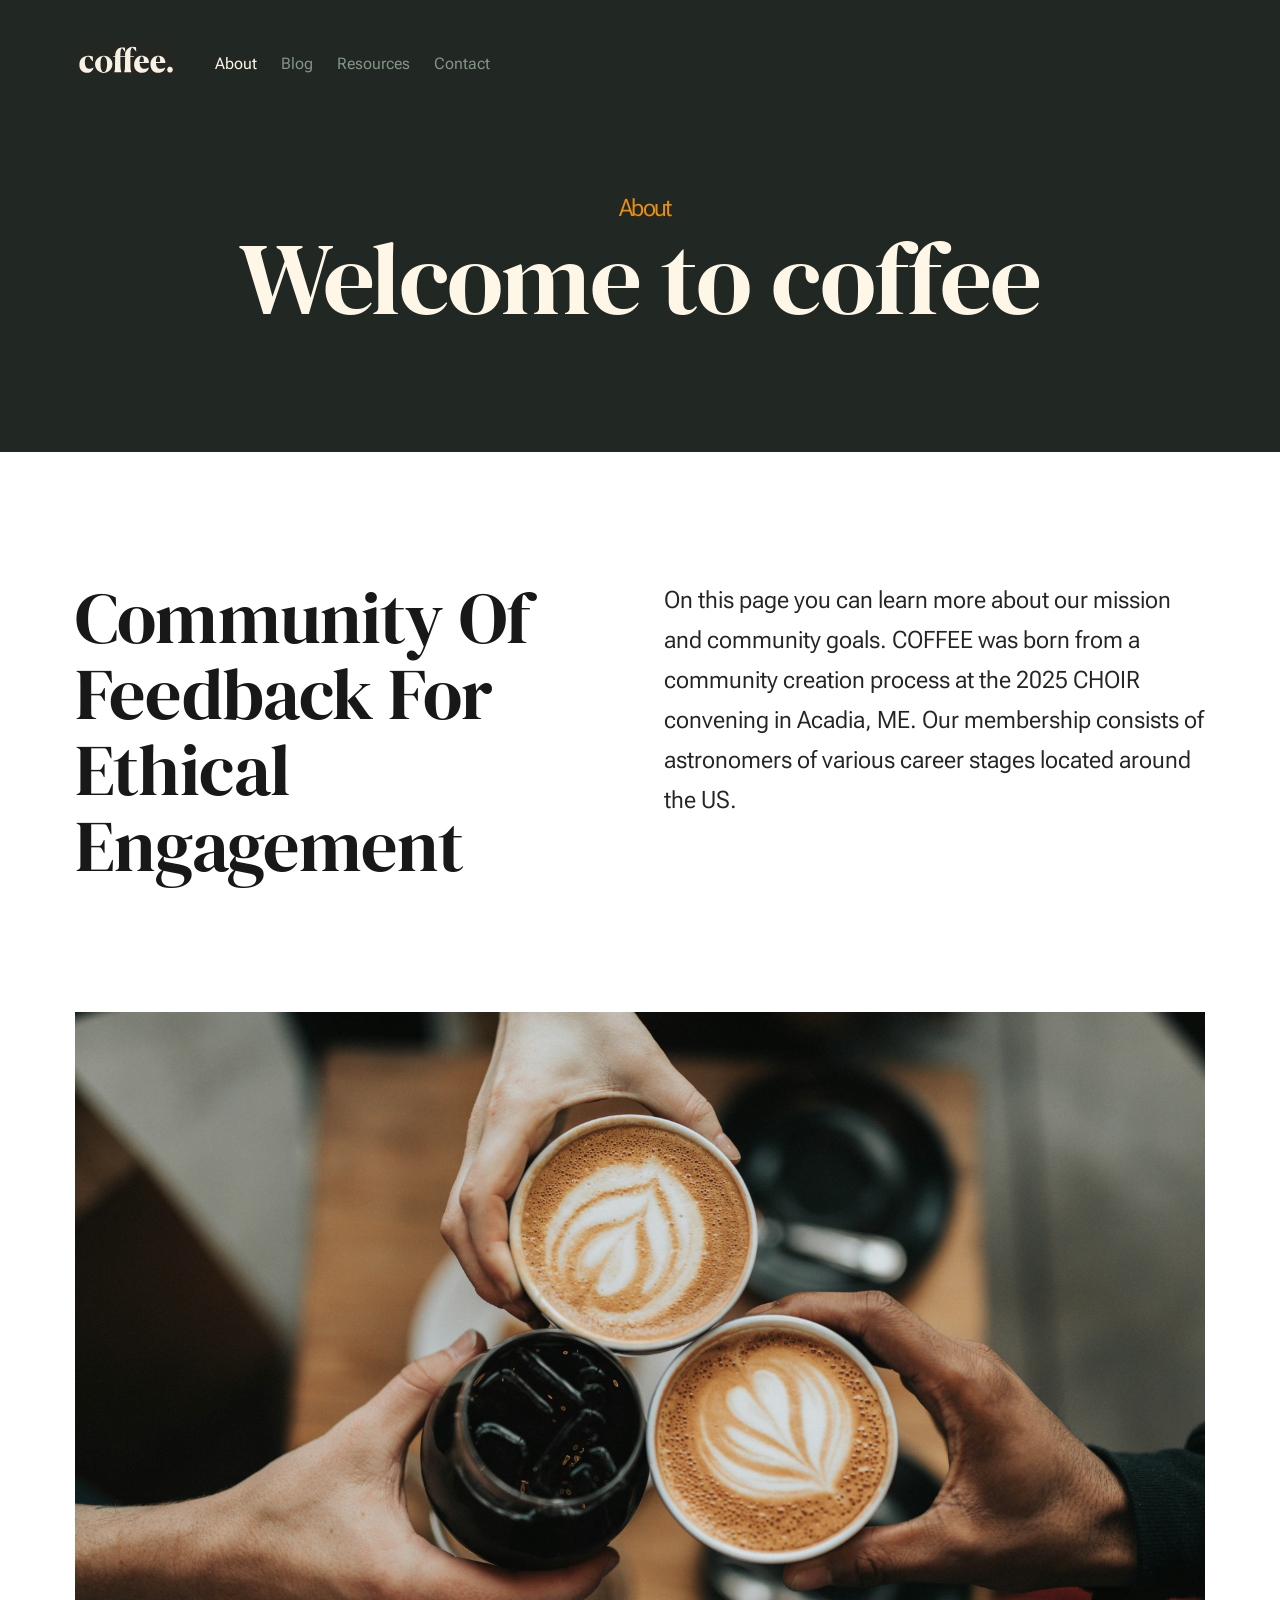
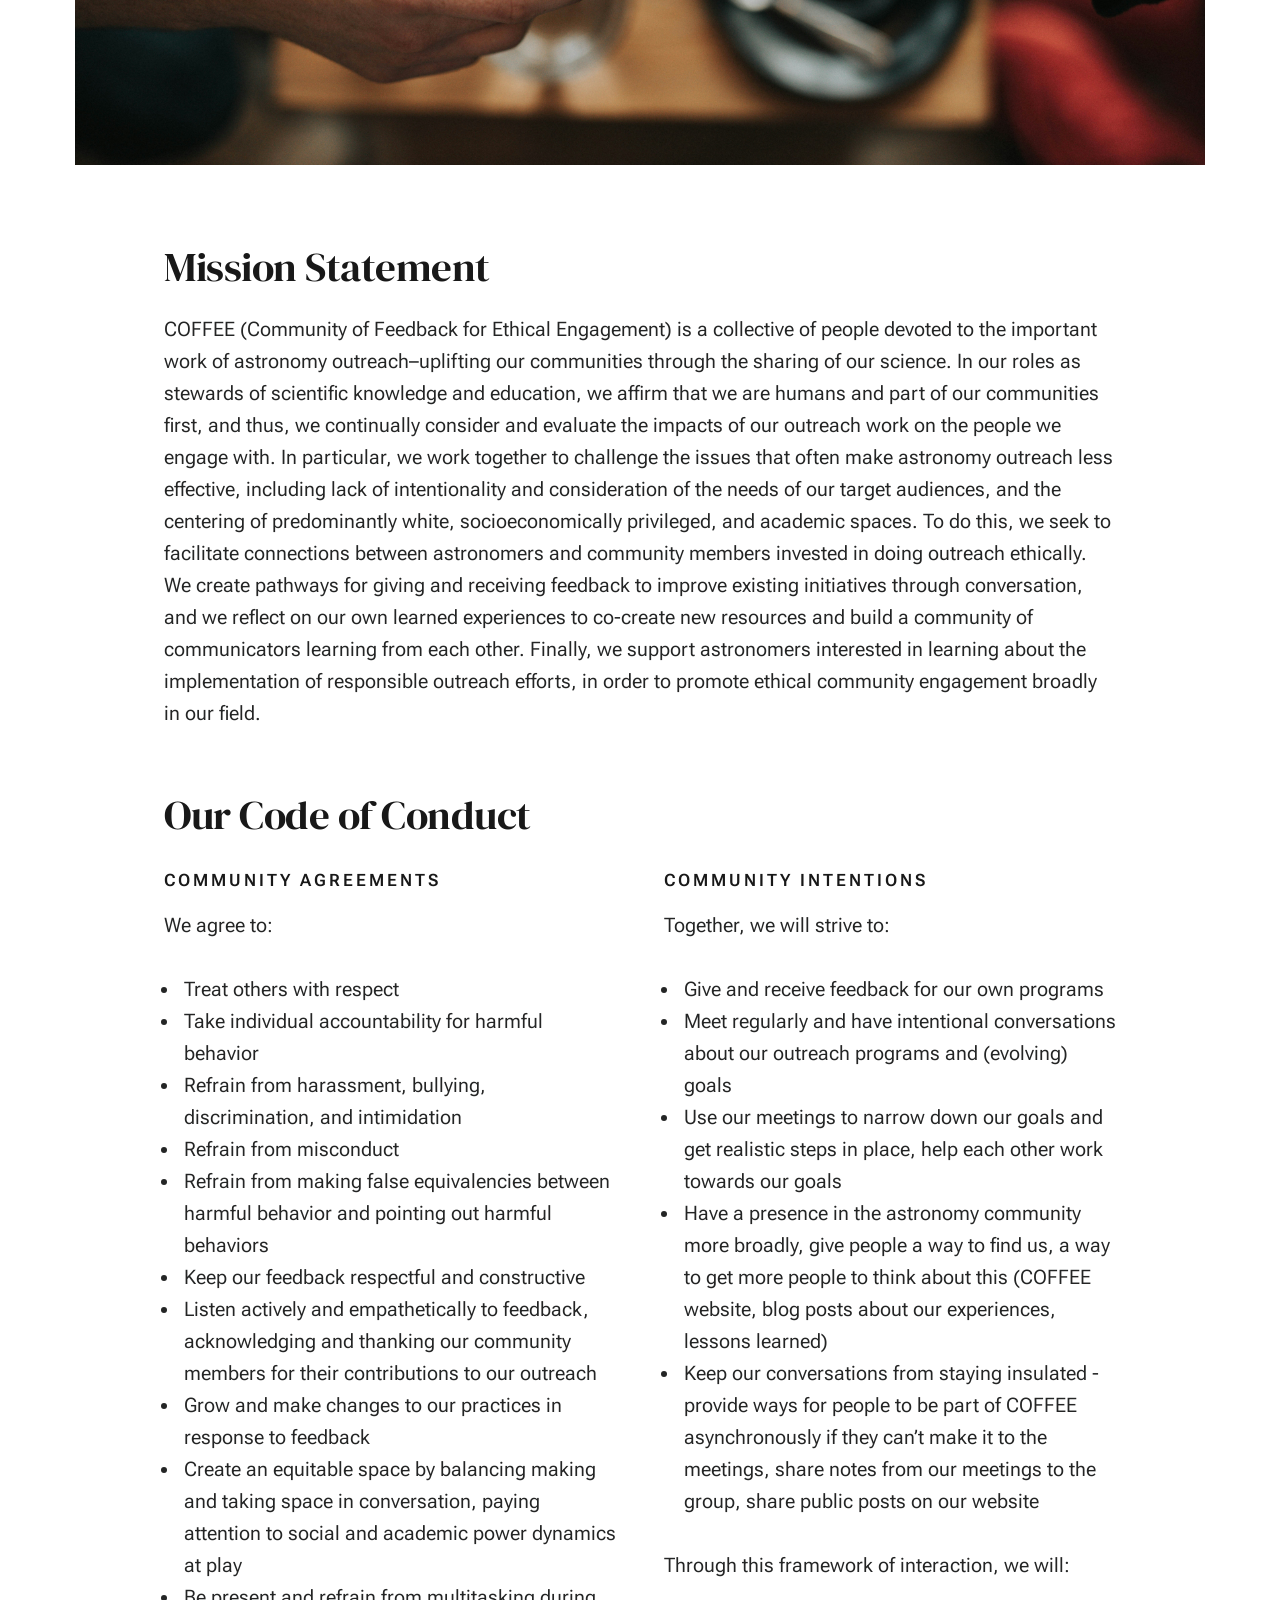
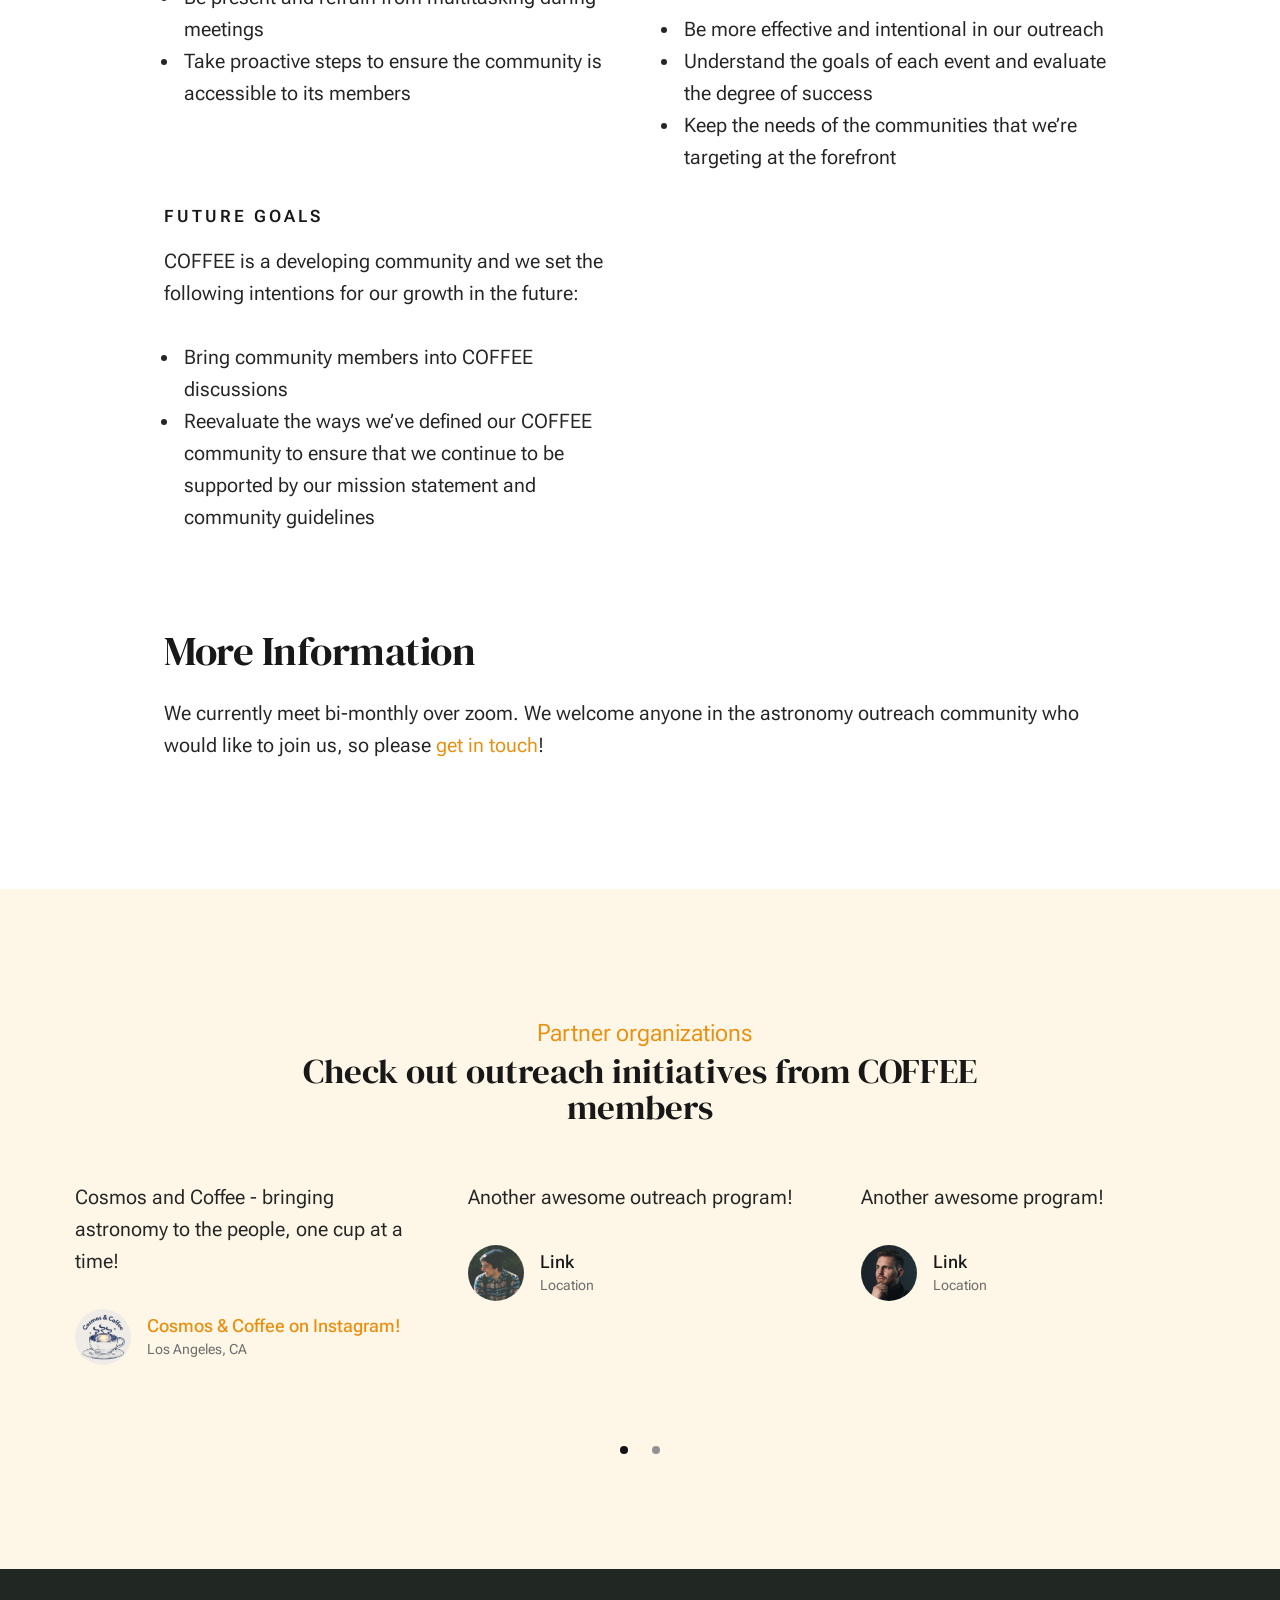
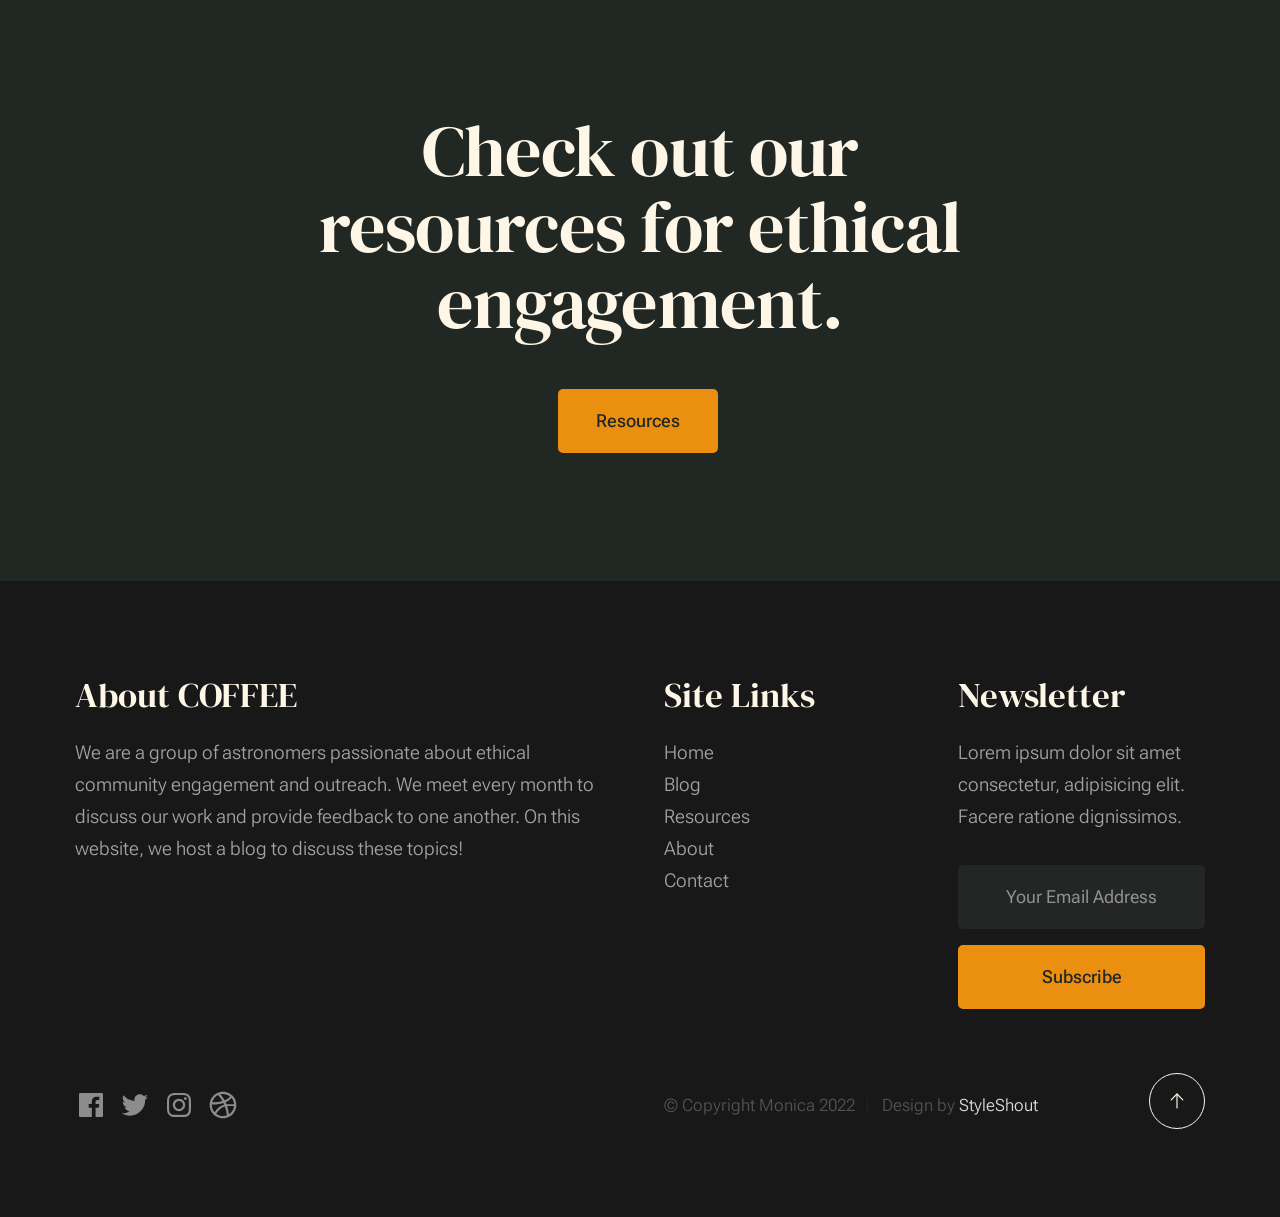
<file: about.html>
<!DOCTYPE html>
<html lang="en" class="no-js" >
<head>

    <!--- basic page needs
    ================================================== -->
    <meta charset="utf-8">
    <meta name="viewport" content="width=device-width, initial-scale=1">
    <title>About - COFFEE</title>

    <script>
        document.documentElement.classList.remove('no-js');
        document.documentElement.classList.add('js');
    </script>

    <!-- CSS
    ================================================== -->
    <link rel="stylesheet" href="css/vendor.css">
    <link rel="stylesheet" href="css/styles.css">

    <!-- favicons
    ================================================== -->
    <link rel="apple-touch-icon" sizes="180x180" href="apple-touch-icon.png">
    <link rel="icon" type="image/png" sizes="32x32" href="favicon-32x32.png">
    <link rel="icon" type="image/png" sizes="16x16" href="favicon-16x16.png">
    <link rel="manifest" href="site.webmanifest">

</head>


<body id="top">


    <!-- preloader
    ================================================== -->
    <div id="preloader">
        <div id="loader" class="dots-fade">
            <div></div>
            <div></div>
            <div></div>
        </div>
    </div>


    <!-- page wrap
    ================================================== -->
    <div id="page" class="s-pagewrap">


        <!-- # site header 
        ================================================== -->
        <header class="s-header">

            <div class="row s-header__inner width-sixteen-col">

                <div class="s-header__block">
                    <div class="s-header__logo">
                        <a class="logo" href="index.html">
                            <img src="images/logo.svg" alt="Homepage">
                        </a>
                    </div>

                    <a class="s-header__menu-toggle" href="#0"><span>Menu</span></a>
                </div> <!-- end s-header__block -->

                <nav class="s-header__nav">
    
                    <ul class="s-header__menu-links">
                        <li class="current"><a href="about.html">About</a></li>
                        <li><a href="blog.html">Blog</a></li>
                        <li><a href="services.html">Resources</a></li>
                        <li><a href="contact.html">Contact</a></li>
                    </ul> <!-- s-header__menu-links -->
<!-- 
                    <div class="s-header__contact">
                        <a href="contact.html" class="btn btn--primary s-header__contact-btn">Let's Work Together</a>                        
                    </div> s-header__contact -->
    
                </nav> <!-- end s-header__nav -->

            </div> <!-- end s-header__inner -->

        </header> <!-- end s-header -->


        <!-- # site main content
        ================================================== -->
        <section id="content" class="s-content">

               <section class="s-pageheader pageheader">
                    <div class="row">
                        <div class="column xl-12">
                            <h1 class="page-title">
                                <span class="page-title__small-type text-pretitle">About</span>
                                Welcome to coffee
                            </h1>
                            
                        </div>
                    </div>
               </section> <!-- end pageheader --> 

               <section class="s-pagecontent pagecontent">

                    <div class="row pageintro">
                        <div class="column xl-6 lg-12">
                            <h2 class="text-display-title">Community Of Feedback For Ethical Engagement</h2>
                        </div>
                        <div class="column xl-6 lg-12 u-flexitem-x-right">
                            <p class="lead">
                            On this page you can learn more about our mission and community goals. 
                            COFFEE was born from a community creation process at the 2025 CHOIR convening in Acadia, ME. 
                            Our membership consists of astronomers of various career stages located around the US. 
                            </p>
                        </div>                       
                    </div> <!-- end pageintro -->   
                    
                    <div class="row pagemedia">
                        <d class="column xl-12">
                            <figure class="page-media">                                
                                <img src="images/nathan-dumlao-6VhPY27jdps-unsplash.jpg" 
                                     srcset="images/nathan-dumlao-6VhPY27jdps-unsplash.jpg 2400w, 
                                     images/nathan-dumlao-6VhPY27jdps-unsplash.jpg 1200w, 
                                     images/nathan-dumlao-6VhPY27jdps-unsplash.jpg 600w" sizes="(max-width: 2400px) 100vw, 2400px" alt="">
                            </figure>
                        </d>
                    </div> <!-- end pagemedia -->

                    <div class="row width-narrower pagemain">
                        <div class="column xl-12"> 

                            <h2>Mission Statement</h2>
                            <p>
                                COFFEE (Community of Feedback for Ethical Engagement) is a collective of people devoted to the important work of astronomy outreach–uplifting our communities through the sharing of our science. In our roles as stewards of scientific knowledge and education, we affirm that we are humans and part of our communities first, and thus, we continually consider and evaluate the impacts of our outreach work on the people we engage with. In particular, we work together to challenge the issues that often make astronomy outreach less effective, including lack of intentionality and consideration of the needs of our target audiences, and the centering of predominantly white, socioeconomically privileged, and academic spaces. To do this, we seek to facilitate connections between astronomers and community members invested in doing outreach ethically. We create pathways for giving and receiving feedback to improve existing initiatives through conversation, and we reflect on our own learned experiences to co-create new resources and build a community of communicators learning from each other. Finally, we support astronomers interested in learning about the implementation of responsible outreach efforts, in order to promote ethical community engagement broadly in our field. 
                            </p>

                            <h2 class="u-add-bottom">Our Code of Conduct</h2>

                            <div class="grid-list-items list-items">
                                <div class="grid-list-items__item list-items__item u-remove-bottom">
                                    <div class="list-items__item-header">
                                        <h6 class="list-items__item-small-title">Community Agreements</h6>
                                    </div>
                                    <p>We agree to:</p>
                                    <ul>
                                        <li>Treat others with respect</li>
                                        <li>Take individual accountability for harmful behavior</li>
                                        <li>Refrain from harassment, bullying, discrimination, and intimidation </li>
                                        <li>Refrain from misconduct</li>
                                        <li>Refrain from making false equivalencies between harmful behavior and pointing out harmful behaviors </li>
                                        <li>Keep our feedback respectful and constructive</li>
                                        <li>Listen actively and empathetically to feedback, acknowledging and thanking our community members for their contributions to our outreach</li>
                                        <li>Grow and make changes to our practices in response to feedback</li>
                                        <li>Create an equitable space by balancing making and taking space in conversation, paying attention to social and academic power dynamics at play</li>
                                        <li>Be present and refrain from multitasking during meetings</li>
                                        <li>Take proactive steps to ensure the community is accessible to its members</li>
                                    </ul>
                                </div>
                                <div class="grid-list-items__item list-items__item u-remove-bottom">
                                    <div class="list-items__item-header">
                                        <h6 class="list-items__item-small-title">Community Intentions</h6>
                                    </div>
                                    <p>
                                        Together, we will strive to: </p>
                                    <ul>
                                        <li>Give and receive feedback for our own programs</li>
                                        <li>Meet regularly and have intentional conversations about our outreach programs and (evolving) goals</li>
                                        <li>Use our meetings to narrow down our goals and get realistic steps in place, help each other work towards our goals</li>
                                        <li>Have a presence in the astronomy community more broadly, give people a way to find us, a way to get more people to think about this (COFFEE website, blog posts about our experiences, lessons learned)</li>
                                        <li>Keep our conversations from staying insulated - provide ways for people to be part of COFFEE asynchronously if they can’t make it to the meetings, share notes from our meetings to the group, share public posts on our website
                                        </li>
                                    </ul>
                                    <p>Through this framework of interaction, we will:
                                    </p>
                                    <ul>
                                        <li>Be more effective and intentional in our outreach</li>
                                        <li>Understand the goals of each event and evaluate the degree of success</li>
                                        <li>Keep the needs of the communities that we’re targeting at the forefront</li>
                                    </ul>
                                </div>
                                <div class="grid-list-items__item list-items__item u-remove-bottom">
                                    <div class="list-items__item-header">
                                        <h6 class="list-items__item-small-title">Future Goals</h6>
                                    </div>
                                    <p>
                                        COFFEE is a developing community and we set the following intentions for our growth in the future:
                                    </p>
                                    <ul>
                                        <li>Bring community members into COFFEE discussions</li>
                                        <li>Reevaluate the ways we’ve defined our COFFEE community to ensure that we continue to be supported by our mission statement and community guidelines</li>
                                    </ul>
                                </div>
                                <!-- <div class="grid-list-items__item list-items__item u-remove-bottom">
                                    <div class="list-items__item-header">
                                        <h6 class="list-items__item-small-title">Assumenda</h6>
                                    </div>
                                    <p>
                                    Lorem ipsum dolor sit amet consectetur, adipisicing elit. Saepe doloremque provident quas quae exercitationem laboriosam. 
                                    Molestias, autem? Impedit culpa dolores excepturi, quidem unde ducimus, rerum commodi deserunt earum, minus voluptatum?
                                    </p>
                                </div> -->
                            </div> <!--grid-list-items -->

                            <h2>More Information</h2>
                            <p>
                            We currently meet bi-monthly over zoom. We welcome anyone in the astronomy outreach community who would like to join us, so please <a href = "contact.html">get in touch</a>! 
                            </p>

                            <!-- <p>
                            Quibusdam quis autem voluptatibus earum vel ex error ea magni. Rerum quam quos. Aut asperiores sit mollitia. Rem neque et voluptatem 
                            eos quia sed eligendi et. Eaque velit eligendi ut magnam. Cumque ducimus laborum doloribus facere maxime vel earum quidem enim suscipit. 
                            Numquam, corporis accusamus commodi saepe nostrum nesciunt nisi rem necessitatibus unde laboriosam molestias, quam ipsa voluptatum sed 
                            ex cumque facilis assumenda maiores tempore reiciendis enim accusantium?
                            </p>                    -->

                            <!-- <h2>Even more information</h2>
                            <p>
                            Lorem ipsum dolor sit amet consectetur adipisicing elit. Et assumenda debitis aut quidem ad voluptates quibusdam soluta temporibus, 
                            eveniet nobis tempore sunt, provident sapiente accusamus dignissimos voluptatum fugiat nulla dicta nihil molestiae aspernatur error in. 
                            Ut quo porro voluptatum delectus asperiores culpa non cum facere minima nesciunt assumenda, praesentium reprehenderit accusamus, quam 
                            repellat nobis nemo? Ut magnam unde culpa pariatur possimus sunt fugiat ea maxime praesentium eaque quo odio sed eligendi harum dolor, 
                            repellendus reprehenderit facere nihil quam. Saepe, magni.
                            </p> -->

                        </div> <!-- end grid-block-->
                    </div> <!-- end pagemain -->

               </section> <!-- pagecontent -->

               <section class="s-testimonials">

                <div class="s-testimonials__header row row-x-center text-center">
                    <div class="column xl-8 lg-12">
    
                        <p class="text-pretitle">
                        Partner organizations
                        </p>
                        <h3>
                        Check out outreach initiatives from COFFEE members
                        </h3>                        
    
                    </div>
                </div> <!--end s-testimonials__header -->

                <div class="row s-testimonials__content">
                    <div class="column xl-12 testimonials">

                        <div class="swiper-container testimonials__slider page-slider">

                            <div class="swiper-wrapper">
                                <div class="testimonials__slide swiper-slide">
                                    <p>
                                    Cosmos and Coffee - bringing astronomy to the people, one cup at a time! 
                                    </p>
                                    <div class="testimonials__author">
                                        <img src="images/IMG_62B1CB5B7D8A-1.jpeg" alt="Author image" class="testimonials__avatar">
                                        <cite class="testimonials__cite">
                                            <strong><a href = "instagram.com/cosmos_and_coffee_">Cosmos &#38; Coffee on Instagram!</a> </strong>
                                            <span>Los Angeles, CA</span>
                                        </cite>
                                    </div>
                                </div>
                                <div class="testimonials__slide swiper-slide">
                                    <p>
                                    Another awesome outreach program!
                                    </p>
                                    <div class="testimonials__author">
                                        <img src="images/avatars/user-04.jpg" alt="Author image" class="testimonials__avatar">
                                        <cite class="testimonials__cite">
                                            <strong>Link</strong>
                                            <span>Location</span>
                                        </cite>
                                    </div>
                                </div>
                                <div class="testimonials__slide swiper-slide">
                                    <p>
                                    Another awesome program! 
                                    </p>
                                    <div class="testimonials__author">
                                        <img src="images/avatars/user-06.jpg" alt="Author image" class="testimonials__avatar">
                                        <cite class="testimonials__cite">
                                            <strong>Link</strong>
                                            <span>Location</span>
                                        </cite>
                                    </div>
                                </div>
                                <div class="testimonials__slide swiper-slide">
                                    <p>
                                    Another program! 
                                    </p>
                                    <div class="testimonials__author">
                                        <img src="images/avatars/user-02.jpg" alt="Author image" class="testimonials__avatar">
                                        <cite class="testimonials__cite">
                                            <strong>Link</strong>
                                            <span>Location</span>
                                        </cite>
                                    </div>
                                </div> 
                            </div> <!-- end swiper-wrapper --> 

                            <div class="swiper-pagination"></div>

                        </div> <!--end testimonials__slider --> 

                    </div> <!-- testimonials -->
                </div> <!--end s-testimonials__content -->

           </section> <!-- end s-testimonials -->
        <!-- # cta
        ================================================== -->
        <section id="cta" class="s-cta">

            <div class="row row-x-center text-center">
                <div class="column xl-8 lg-12">

                    <div class="s-cta__content">
                        <h2 class="text-display-title">
                        Check out our resources for ethical engagement.
                        </h2>
                        <!-- <p class="lead">
                        
                        </p> -->
                        <a href="services.html" class="btn btn--primary">Resources</a>
                    </div>

                </div>
            </div>

        </section> <!-- end s-cta -->


        <!-- # footer 
        ================================================== -->
        <footer class="s-footer">
            <div class="row s-footer__content">
                <div class="column xl-6 lg-6 md-12 s-footer__block s-footer__about">                    
                    <h3>About COFFEE</h3>
                    <p>
                        We are a group of astronomers passionate about ethical community engagement and outreach.
                        We meet every month to discuss our work and provide feedback to one another. 
                        On this website, we host a blog to discuss these topics! 
                    </p>               
                </div>                
                <div class="column xl-3 lg-6 md-12 s-footer__block s-footer__site-links">
                    <h3>Site Links</h3>
                    <ul class="link-list">
                        <li><a href="index.html">Home</a></li>
                        <li><a href="blog.html">Blog</a></li>
                        <li><a href="services.html">Resources</a></li>
                        <li><a href="about.html">About</a></li>
                        <li><a href="contact.html">Contact</a></li>
                        <!-- <li><a href="https://www.dreamhost.com/r.cgi?287326">DreamHost</a></li> -->
                    </ul>
                </div>
                <div class="column xl-3 lg-6 md-12 tab-12 s-footer__block s-footer__newsletter">
                    <h3>Newsletter</h3>

                    <p>
                    Lorem ipsum dolor sit amet consectetur, adipisicing elit. Facere ratione dignissimos.
                    </p>

                    <div class="subscribe-form">
                        <form id="mc-form" class="mc-form">
                            <input type="email" name="EMAIL" id="mce-EMAIL" class="u-fullwidth text-center" placeholder="Your Email Address" title="The domain portion of the email address is invalid (the portion after the @)." pattern="^([^\x00-\x20\x22\x28\x29\x2c\x2e\x3a-\x3c\x3e\x40\x5b-\x5d\x7f-\xff]+|\x22([^\x0d\x22\x5c\x80-\xff]|\x5c[\x00-\x7f])*\x22)(\x2e([^\x00-\x20\x22\x28\x29\x2c\x2e\x3a-\x3c\x3e\x40\x5b-\x5d\x7f-\xff]+|\x22([^\x0d\x22\x5c\x80-\xff]|\x5c[\x00-\x7f])*\x22))*\x40([^\x00-\x20\x22\x28\x29\x2c\x2e\x3a-\x3c\x3e\x40\x5b-\x5d\x7f-\xff]+|\x5b([^\x0d\x5b-\x5d\x80-\xff]|\x5c[\x00-\x7f])*\x5d)(\x2e([^\x00-\x20\x22\x28\x29\x2c\x2e\x3a-\x3c\x3e\x40\x5b-\x5d\x7f-\xff]+|\x5b([^\x0d\x5b-\x5d\x80-\xff]|\x5c[\x00-\x7f])*\x5d))*(\.\w{2,})+$" required>
                            <input type="submit" name="subscribe" value="Subscribe" class="btn btn--primary btn--small u-fullwidth">
                            <!-- <div style="position: absolute; left: -5000px;" aria-hidden="true"><input type="text" name="b_cdb7b577e41181934ed6a6a44_9a91cfe7b3" tabindex="-1" value=""></div> -->
                            <div class="mc-status"></div>
                        </form>
                    </div>
                </div>
            </div>    
            
            <div class="row s-footer__bottom">
                <div class="column xl-6 lg-12">
                    <ul class="s-footer__social social-list">
                        <li>
                            <a href="#0">
                                <svg xmlns="http://www.w3.org/2000/svg" width="24" height="24" viewBox="0 0 24 24" style="fill:rgba(0, 0, 0, 1);transform:;-ms-filter:"><path d="M20,3H4C3.447,3,3,3.448,3,4v16c0,0.552,0.447,1,1,1h8.615v-6.96h-2.338v-2.725h2.338v-2c0-2.325,1.42-3.592,3.5-3.592 c0.699-0.002,1.399,0.034,2.095,0.107v2.42h-1.435c-1.128,0-1.348,0.538-1.348,1.325v1.735h2.697l-0.35,2.725h-2.348V21H20 c0.553,0,1-0.448,1-1V4C21,3.448,20.553,3,20,3z"></path></svg>
                                <span class="u-screen-reader-text">Facebook</span>
                            </a>
                        </li>
                        <li>
                            <a href="#0">
                                <svg xmlns="http://www.w3.org/2000/svg" width="24" height="24" viewBox="0 0 24 24" style="fill:rgba(0, 0, 0, 1);transform:;-ms-filter:"><path d="M19.633,7.997c0.013,0.175,0.013,0.349,0.013,0.523c0,5.325-4.053,11.461-11.46,11.461c-2.282,0-4.402-0.661-6.186-1.809 c0.324,0.037,0.636,0.05,0.973,0.05c1.883,0,3.616-0.636,5.001-1.721c-1.771-0.037-3.255-1.197-3.767-2.793 c0.249,0.037,0.499,0.062,0.761,0.062c0.361,0,0.724-0.05,1.061-0.137c-1.847-0.374-3.23-1.995-3.23-3.953v-0.05 c0.537,0.299,1.16,0.486,1.82,0.511C3.534,9.419,2.823,8.184,2.823,6.787c0-0.748,0.199-1.434,0.548-2.032 c1.983,2.443,4.964,4.04,8.306,4.215c-0.062-0.3-0.1-0.611-0.1-0.923c0-2.22,1.796-4.028,4.028-4.028 c1.16,0,2.207,0.486,2.943,1.272c0.91-0.175,1.782-0.512,2.556-0.973c-0.299,0.935-0.936,1.721-1.771,2.22 c0.811-0.088,1.597-0.312,2.319-0.624C21.104,6.712,20.419,7.423,19.633,7.997z"></path></svg>
                                <span class="u-screen-reader-text">Twitter</span>
                            </a>
                        </li>
                        <li>
                            <a href="#0">
                                <svg xmlns="http://www.w3.org/2000/svg" width="24" height="24" viewBox="0 0 24 24" style="fill:rgba(0, 0, 0, 1);transform:;-ms-filter:"><path d="M11.999,7.377c-2.554,0-4.623,2.07-4.623,4.623c0,2.554,2.069,4.624,4.623,4.624c2.552,0,4.623-2.07,4.623-4.624 C16.622,9.447,14.551,7.377,11.999,7.377L11.999,7.377z M11.999,15.004c-1.659,0-3.004-1.345-3.004-3.003 c0-1.659,1.345-3.003,3.004-3.003s3.002,1.344,3.002,3.003C15.001,13.659,13.658,15.004,11.999,15.004L11.999,15.004z"></path><circle cx="16.806" cy="7.207" r="1.078"></circle><path d="M20.533,6.111c-0.469-1.209-1.424-2.165-2.633-2.632c-0.699-0.263-1.438-0.404-2.186-0.42 c-0.963-0.042-1.268-0.054-3.71-0.054s-2.755,0-3.71,0.054C7.548,3.074,6.809,3.215,6.11,3.479C4.9,3.946,3.945,4.902,3.477,6.111 c-0.263,0.7-0.404,1.438-0.419,2.186c-0.043,0.962-0.056,1.267-0.056,3.71c0,2.442,0,2.753,0.056,3.71 c0.015,0.748,0.156,1.486,0.419,2.187c0.469,1.208,1.424,2.164,2.634,2.632c0.696,0.272,1.435,0.426,2.185,0.45 c0.963,0.042,1.268,0.055,3.71,0.055s2.755,0,3.71-0.055c0.747-0.015,1.486-0.157,2.186-0.419c1.209-0.469,2.164-1.424,2.633-2.633 c0.263-0.7,0.404-1.438,0.419-2.186c0.043-0.962,0.056-1.267,0.056-3.71s0-2.753-0.056-3.71C20.941,7.57,20.801,6.819,20.533,6.111z M19.315,15.643c-0.007,0.576-0.111,1.147-0.311,1.688c-0.305,0.787-0.926,1.409-1.712,1.711c-0.535,0.199-1.099,0.303-1.67,0.311 c-0.95,0.044-1.218,0.055-3.654,0.055c-2.438,0-2.687,0-3.655-0.055c-0.569-0.007-1.135-0.112-1.669-0.311 c-0.789-0.301-1.414-0.923-1.719-1.711c-0.196-0.534-0.302-1.099-0.311-1.669c-0.043-0.95-0.053-1.218-0.053-3.654 c0-2.437,0-2.686,0.053-3.655c0.007-0.576,0.111-1.146,0.311-1.687c0.305-0.789,0.93-1.41,1.719-1.712 c0.534-0.198,1.1-0.303,1.669-0.311c0.951-0.043,1.218-0.055,3.655-0.055c2.437,0,2.687,0,3.654,0.055 c0.571,0.007,1.135,0.112,1.67,0.311c0.786,0.303,1.407,0.925,1.712,1.712c0.196,0.534,0.302,1.099,0.311,1.669 c0.043,0.951,0.054,1.218,0.054,3.655c0,2.436,0,2.698-0.043,3.654H19.315z"></path></svg>
                                <span class="u-screen-reader-text">Instagram</span>
                            </a>
                        </li>
                        <li>
                            <a href="#0">
                                <svg xmlns="http://www.w3.org/2000/svg" width="24" height="24" viewBox="0 0 24 24" style="fill: rgba(0, 0, 0, 1);transform: ;msFilter:;"><path d="M20.66 6.98a9.932 9.932 0 0 0-3.641-3.64C15.486 2.447 13.813 2 12 2s-3.486.447-5.02 1.34c-1.533.893-2.747 2.107-3.64 3.64S2 10.187 2 12s.446 3.487 1.34 5.02a9.924 9.924 0 0 0 3.641 3.64C8.514 21.553 10.187 22 12 22s3.486-.447 5.02-1.34a9.932 9.932 0 0 0 3.641-3.64C21.554 15.487 22 13.813 22 12s-.446-3.487-1.34-5.02zM12 3.66c2 0 3.772.64 5.32 1.919-.92 1.174-2.286 2.14-4.1 2.9-1.002-1.813-2.088-3.327-3.261-4.54A7.715 7.715 0 0 1 12 3.66zM5.51 6.8a8.116 8.116 0 0 1 2.711-2.22c1.212 1.201 2.325 2.7 3.34 4.5-2 .6-4.114.9-6.341.9-.573 0-1.006-.013-1.3-.04A8.549 8.549 0 0 1 5.51 6.8zM3.66 12c0-.054.003-.12.01-.2.007-.08.01-.146.01-.2.254.014.641.02 1.161.02 2.666 0 5.146-.367 7.439-1.1.187.373.381.793.58 1.26-1.32.293-2.674 1.006-4.061 2.14S6.4 16.247 5.76 17.5c-1.4-1.587-2.1-3.42-2.1-5.5zM12 20.34c-1.894 0-3.594-.587-5.101-1.759.601-1.187 1.524-2.322 2.771-3.401 1.246-1.08 2.483-1.753 3.71-2.02a29.441 29.441 0 0 1 1.56 6.62 8.166 8.166 0 0 1-2.94.56zm7.08-3.96a8.351 8.351 0 0 1-2.58 2.621c-.24-2.08-.7-4.107-1.379-6.081.932-.066 1.765-.1 2.5-.1.799 0 1.686.034 2.659.1a8.098 8.098 0 0 1-1.2 3.46zm-1.24-5c-1.16 0-2.233.047-3.22.14a27.053 27.053 0 0 0-.68-1.62c2.066-.906 3.532-2.006 4.399-3.3 1.2 1.414 1.854 3.027 1.96 4.84-.812-.04-1.632-.06-2.459-.06z"></path></svg>
                                <span class="u-screen-reader-text">Dribbble</span>
                            </a>
                        </li>
                    </ul> <!-- end s-footer__social -->
                </div>
                <div class="column xl-6 lg-12">
                    <p class="ss-copyright">
                        <span>© Copyright Monica 2022</span> 
                        <span>Design by <a href="https://www.styleshout.com/">StyleShout</a></span>
                    </p>
                </div>

                <div class="ss-go-top">
                    <a class="smoothscroll" title="Back to Top" href="#top">
                        <svg xmlns="http://www.w3.org/2000/svg" viewBox="0 0 24 24" width="36" height="36" fill="none" stroke="#ffffff" stroke-width="1" stroke-linecap="round" stroke-linejoin="round">&lt;!--!  Atomicons Free 1.00 by @atisalab License - https://atomicons.com/license/ (Icons: CC BY 4.0) Copyright 2021 Atomicons --&gt;<polyline points="17 11 12 6 7 11"></polyline><line x1="12" y1="18" x2="12" y2="6"></line></svg>
                    </a>
                </div> <!-- end ss-go-top -->
            </div>
            
        </footer> <!-- end s-footer -->

    </div> <!-- end page-wrap -->

    <!-- Java Script
    ================================================== -->
    <script src="js/plugins.js"></script>
    <script src="js/main.js"></script>

</body>
</html>
</file>
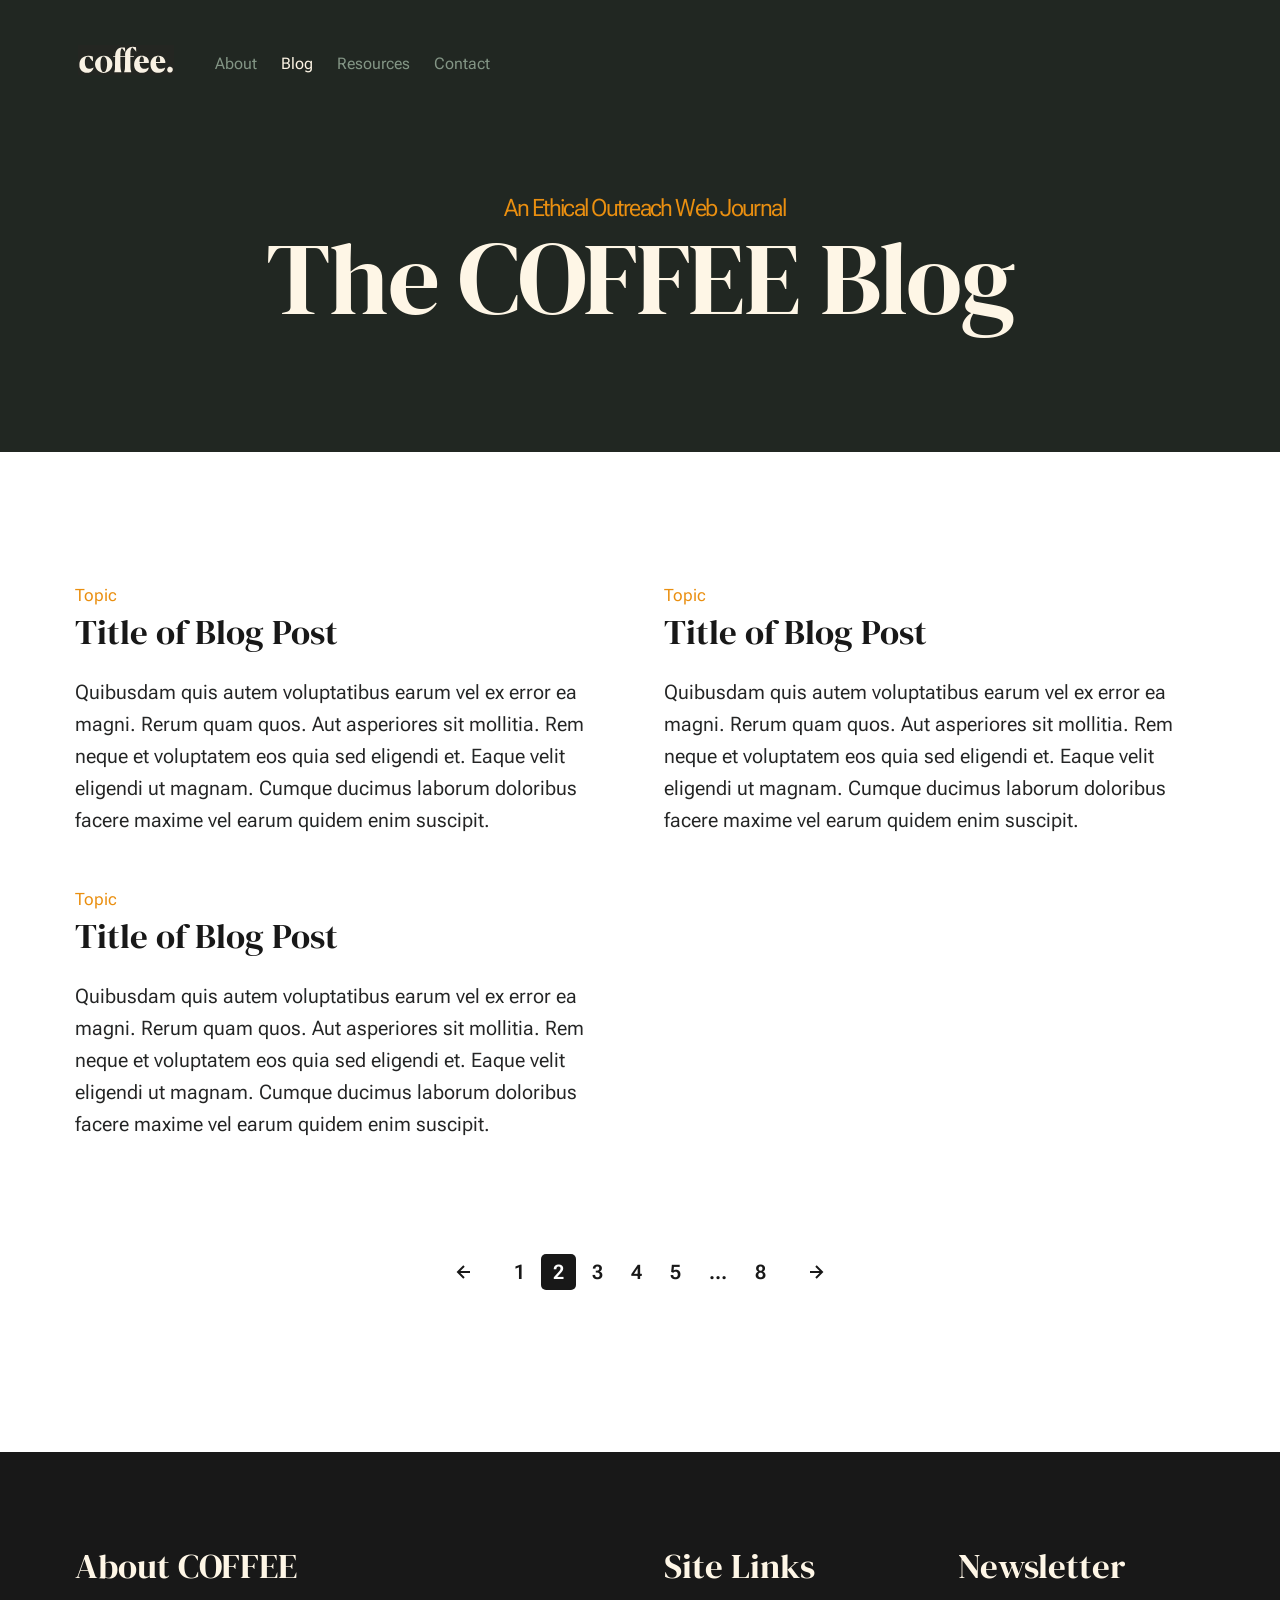
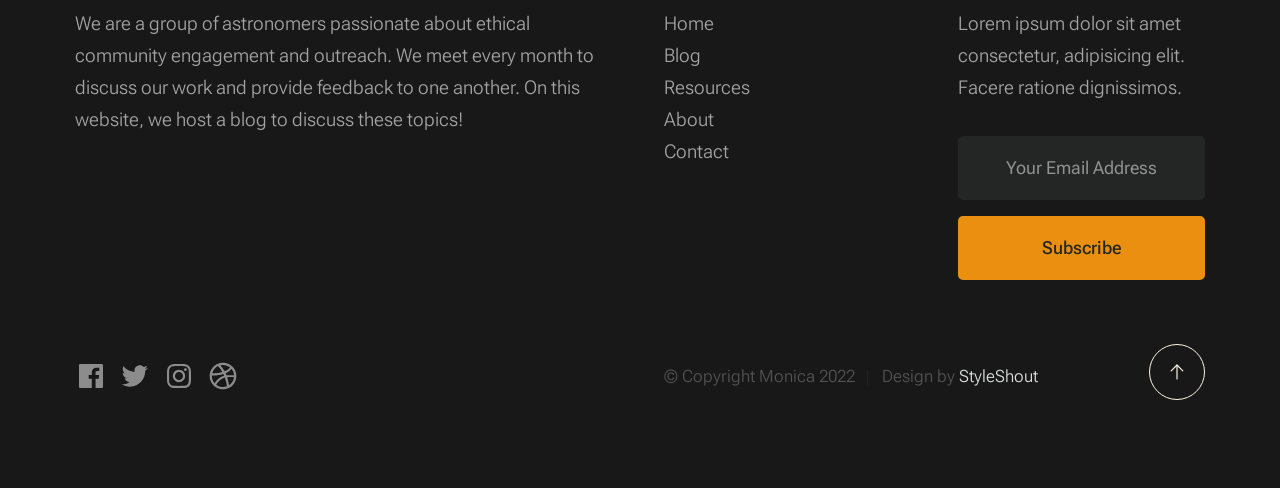
<file: blog.html>
<!DOCTYPE html>
<html lang="en" class="no-js" >
<head>

    <!--- basic page needs
    ================================================== -->
    <meta charset="utf-8">
    <meta name="viewport" content="width=device-width, initial-scale=1">
    <title>Blog - COFFEE</title>

    <script>
        document.documentElement.classList.remove('no-js');
        document.documentElement.classList.add('js');
    </script>

    <!-- CSS
    ================================================== -->
    <link rel="stylesheet" href="css/vendor.css">
    <link rel="stylesheet" href="css/styles.css">

    <!-- favicons
    ================================================== -->
    <link rel="apple-touch-icon" sizes="180x180" href="apple-touch-icon.png">
    <link rel="icon" type="image/png" sizes="32x32" href="favicon-32x32.png">
    <link rel="icon" type="image/png" sizes="16x16" href="favicon-16x16.png">
    <link rel="manifest" href="site.webmanifest">

</head>


<body id="top">


    <!-- preloader
    ================================================== -->
    <div id="preloader">
        <div id="loader" class="dots-fade">
            <div></div>
            <div></div>
            <div></div>
        </div>
    </div>


    <!-- page wrap
    ================================================== -->
    <div id="page" class="s-pagewrap">

        <!-- # site header 
        ================================================== -->
        <header class="s-header">

            <div class="row s-header__inner width-sixteen-col">

                <div class="s-header__block">
                    <div class="s-header__logo">
                        <a class="logo" href="index.html">
                            <img src="images/logo.svg" alt="Homepage">
                        </a>
                    </div>

                    <a class="s-header__menu-toggle" href="#0"><span>Menu</span></a>
                </div> <!-- end s-header__block -->

                <nav class="s-header__nav">
    
                    <ul class="s-header__menu-links">
                        <li><a href="about.html">About</a></li>
                        <li class="current"><a href="blog.html">Blog</a></li>
                        <li><a href="services.html">Resources</a></li>
                        <li><a href="contact.html">Contact</a></li>
                    </ul> <!-- s-header__menu-links -->

                    <!-- <div class="s-header__contact">
                        <a href="contact.html" class="btn btn--primary s-header__contact-btn">Let's Work Together</a>                        
                    </div> s-header__contact -->
    
                </nav> <!-- end s-header__nav -->

            </div> <!-- end s-header__inner -->

        </header> <!-- end s-header -->


        <!-- # site main content
        ================================================== -->
        <section id="content" class="s-content">

               <section class="s-pageheader pageheader">
                    <div class="row">
                        <div class="column xl-12">
                            <h1 class="page-title">
                                <span class="page-title__small-type text-pretitle">An Ethical Outreach Web Journal</span>
                                The COFFEE Blog
                            </h1>
                        </div>
                    </div>
               </section>   

               <section class="s-pagecontent pagecontent">

                    <div class="row">
                        <div class="column xl-12 grid-block">          
        
                            <!-- <div class="grid-full">         -->
                                <div class="grid-full grid-list-items">

                                    <div class="grid-list-items__item blog-card">
                                        <div class="blog-card__header">
                                            <div class="blog-card__cat-links">
                                                <a href="blog.html">Topic</a>
                                            </div>
                                            <h3 class="blog-card__title"><a href="single.html">Title of Blog Post</a></h3>
                                        </div>
                                        <div class="blog-card__text">
                                            <p>
                                            Quibusdam quis autem voluptatibus earum vel ex error ea magni. Rerum quam quos. Aut asperiores 
                                            sit mollitia. Rem neque et voluptatem eos quia sed eligendi et. Eaque velit eligendi ut 
                                            magnam. Cumque ducimus laborum doloribus facere maxime vel earum quidem enim suscipit.
                                            </p>
                                        </div>
                                    </div> <!-- end blog-card -->
                                    <div class="grid-list-items__item blog-card">
                                        <div class="blog-card__header">
                                            <div class="blog-card__cat-links">
                                                <a href="blog.html">Topic</a>
                                            </div>
                                            <h3 class="blog-card__title"><a href="single.html">Title of Blog Post</a></h3>
                                        </div>
                                        <div class="blog-card__text">
                                            <p>
                                            Quibusdam quis autem voluptatibus earum vel ex error ea magni. Rerum quam quos. Aut asperiores 
                                            sit mollitia. Rem neque et voluptatem eos quia sed eligendi et. Eaque velit eligendi ut 
                                            magnam. Cumque ducimus laborum doloribus facere maxime vel earum quidem enim suscipit.
                                            </p>
                                        </div>
                                    </div> <!-- end blog-card -->
                                    <div class="grid-list-items__item blog-card">
                                        <div class="blog-card__header">
                                            <div class="blog-card__cat-links">
                                                <a href="blog.html">Topic</a>
                                            </div>
                                            <h3 class="blog-card__title"><a href="single.html">Title of Blog Post</a></h3>
                                        </div>
                                        <div class="blog-card__text">
                                            <p>
                                            Quibusdam quis autem voluptatibus earum vel ex error ea magni. Rerum quam quos. Aut asperiores 
                                            sit mollitia. Rem neque et voluptatem eos quia sed eligendi et. Eaque velit eligendi ut 
                                            magnam. Cumque ducimus laborum doloribus facere maxime vel earum quidem enim suscipit.
                                            </p>
                                        </div>
                                    </div> <!-- end blog-card -->
        
                                </div> <!-- grid-list-items -->
                            <!-- </div>     -->

                        </div> <!-- end grid-block-->
                    </div> <!-- end row -->

                    <!-- pagination -->
                    <div class="row navigation pagination">
                        <div class="column xl-12">
                            <nav class="pgn">
                                <ul>
                                    <li>
                                        <a class="pgn__prev" href="#0">
                                            <svg xmlns="http://www.w3.org/2000/svg" width="24" height="24" viewBox="0 0 24 24"><path d="M12.707 17.293L8.414 13H18v-2H8.414l4.293-4.293-1.414-1.414L4.586 12l6.707 6.707z"/></svg>
                                        </a>
                                    </li>
                                    <li><a class="pgn__num" href="#0">1</a></li>
                                    <li><span class="pgn__num current">2</span></li>
                                    <li><a class="pgn__num" href="#0">3</a></li>
                                    <li><a class="pgn__num" href="#0">4</a></li>
                                    <li><a class="pgn__num" href="#0">5</a></li>
                                    <li><span class="pgn__num dots">…</span></li>
                                    <li><a class="pgn__num" href="#0">8</a></li>
                                    <li>
                                        <a class="pgn__next" href="#0">
                                            <svg xmlns="http://www.w3.org/2000/svg" width="24" height="24" viewBox="0 0 24 24"><path d="M11.293 17.293l1.414 1.414L19.414 12l-6.707-6.707-1.414 1.414L15.586 11H6v2h9.586z"/></svg>
                                        </a>
                                    </li>
                                </ul>
                            </nav>
                        </div> <!-- end column -->
                    </div> <!-- end pagination -->

               </section>

        </section> <!-- s-content-->



        <!-- # footer 
        ================================================== -->
        <footer class="s-footer">
            <div class="row s-footer__content">
                <div class="column xl-6 lg-6 md-12 s-footer__block s-footer__about">                    
                    <h3>About COFFEE</h3>
                    <p>
                        We are a group of astronomers passionate about ethical community engagement and outreach.
                        We meet every month to discuss our work and provide feedback to one another. 
                        On this website, we host a blog to discuss these topics! 
                    </p>               
                </div>                
                <div class="column xl-3 lg-6 md-12 s-footer__block s-footer__site-links">
                    <h3>Site Links</h3>
                    <ul class="link-list">
                        <li><a href="index.html">Home</a></li>
                        <li><a href="blog.html">Blog</a></li>
                        <li><a href="services.html">Resources</a></li>
                        <li><a href="about.html">About</a></li>
                        <li><a href="contact.html">Contact</a></li>
                        <!-- <li><a href="https://www.dreamhost.com/r.cgi?287326">DreamHost</a></li> -->
                    </ul>
                </div>
                <div class="column xl-3 lg-6 md-12 tab-12 s-footer__block s-footer__newsletter">
                    <h3>Newsletter</h3>

                    <p>
                    Lorem ipsum dolor sit amet consectetur, adipisicing elit. Facere ratione dignissimos.
                    </p>

                    <div class="subscribe-form">
                        <form id="mc-form" class="mc-form">
                            <input type="email" name="EMAIL" id="mce-EMAIL" class="u-fullwidth text-center" placeholder="Your Email Address" title="The domain portion of the email address is invalid (the portion after the @)." pattern="^([^\x00-\x20\x22\x28\x29\x2c\x2e\x3a-\x3c\x3e\x40\x5b-\x5d\x7f-\xff]+|\x22([^\x0d\x22\x5c\x80-\xff]|\x5c[\x00-\x7f])*\x22)(\x2e([^\x00-\x20\x22\x28\x29\x2c\x2e\x3a-\x3c\x3e\x40\x5b-\x5d\x7f-\xff]+|\x22([^\x0d\x22\x5c\x80-\xff]|\x5c[\x00-\x7f])*\x22))*\x40([^\x00-\x20\x22\x28\x29\x2c\x2e\x3a-\x3c\x3e\x40\x5b-\x5d\x7f-\xff]+|\x5b([^\x0d\x5b-\x5d\x80-\xff]|\x5c[\x00-\x7f])*\x5d)(\x2e([^\x00-\x20\x22\x28\x29\x2c\x2e\x3a-\x3c\x3e\x40\x5b-\x5d\x7f-\xff]+|\x5b([^\x0d\x5b-\x5d\x80-\xff]|\x5c[\x00-\x7f])*\x5d))*(\.\w{2,})+$" required>
                            <input type="submit" name="subscribe" value="Subscribe" class="btn btn--primary btn--small u-fullwidth">
                            <!-- <div style="position: absolute; left: -5000px;" aria-hidden="true"><input type="text" name="b_cdb7b577e41181934ed6a6a44_9a91cfe7b3" tabindex="-1" value=""></div> -->
                            <div class="mc-status"></div>
                        </form>
                    </div>
                </div>
            </div>    
            
            <div class="row s-footer__bottom">
                <div class="column xl-6 lg-12">
                    <ul class="s-footer__social social-list">
                        <li>
                            <a href="#0">
                                <svg xmlns="http://www.w3.org/2000/svg" width="24" height="24" viewBox="0 0 24 24" style="fill:rgba(0, 0, 0, 1);transform:;-ms-filter:"><path d="M20,3H4C3.447,3,3,3.448,3,4v16c0,0.552,0.447,1,1,1h8.615v-6.96h-2.338v-2.725h2.338v-2c0-2.325,1.42-3.592,3.5-3.592 c0.699-0.002,1.399,0.034,2.095,0.107v2.42h-1.435c-1.128,0-1.348,0.538-1.348,1.325v1.735h2.697l-0.35,2.725h-2.348V21H20 c0.553,0,1-0.448,1-1V4C21,3.448,20.553,3,20,3z"></path></svg>
                                <span class="u-screen-reader-text">Facebook</span>
                            </a>
                        </li>
                        <li>
                            <a href="#0">
                                <svg xmlns="http://www.w3.org/2000/svg" width="24" height="24" viewBox="0 0 24 24" style="fill:rgba(0, 0, 0, 1);transform:;-ms-filter:"><path d="M19.633,7.997c0.013,0.175,0.013,0.349,0.013,0.523c0,5.325-4.053,11.461-11.46,11.461c-2.282,0-4.402-0.661-6.186-1.809 c0.324,0.037,0.636,0.05,0.973,0.05c1.883,0,3.616-0.636,5.001-1.721c-1.771-0.037-3.255-1.197-3.767-2.793 c0.249,0.037,0.499,0.062,0.761,0.062c0.361,0,0.724-0.05,1.061-0.137c-1.847-0.374-3.23-1.995-3.23-3.953v-0.05 c0.537,0.299,1.16,0.486,1.82,0.511C3.534,9.419,2.823,8.184,2.823,6.787c0-0.748,0.199-1.434,0.548-2.032 c1.983,2.443,4.964,4.04,8.306,4.215c-0.062-0.3-0.1-0.611-0.1-0.923c0-2.22,1.796-4.028,4.028-4.028 c1.16,0,2.207,0.486,2.943,1.272c0.91-0.175,1.782-0.512,2.556-0.973c-0.299,0.935-0.936,1.721-1.771,2.22 c0.811-0.088,1.597-0.312,2.319-0.624C21.104,6.712,20.419,7.423,19.633,7.997z"></path></svg>
                                <span class="u-screen-reader-text">Twitter</span>
                            </a>
                        </li>
                        <li>
                            <a href="#0">
                                <svg xmlns="http://www.w3.org/2000/svg" width="24" height="24" viewBox="0 0 24 24" style="fill:rgba(0, 0, 0, 1);transform:;-ms-filter:"><path d="M11.999,7.377c-2.554,0-4.623,2.07-4.623,4.623c0,2.554,2.069,4.624,4.623,4.624c2.552,0,4.623-2.07,4.623-4.624 C16.622,9.447,14.551,7.377,11.999,7.377L11.999,7.377z M11.999,15.004c-1.659,0-3.004-1.345-3.004-3.003 c0-1.659,1.345-3.003,3.004-3.003s3.002,1.344,3.002,3.003C15.001,13.659,13.658,15.004,11.999,15.004L11.999,15.004z"></path><circle cx="16.806" cy="7.207" r="1.078"></circle><path d="M20.533,6.111c-0.469-1.209-1.424-2.165-2.633-2.632c-0.699-0.263-1.438-0.404-2.186-0.42 c-0.963-0.042-1.268-0.054-3.71-0.054s-2.755,0-3.71,0.054C7.548,3.074,6.809,3.215,6.11,3.479C4.9,3.946,3.945,4.902,3.477,6.111 c-0.263,0.7-0.404,1.438-0.419,2.186c-0.043,0.962-0.056,1.267-0.056,3.71c0,2.442,0,2.753,0.056,3.71 c0.015,0.748,0.156,1.486,0.419,2.187c0.469,1.208,1.424,2.164,2.634,2.632c0.696,0.272,1.435,0.426,2.185,0.45 c0.963,0.042,1.268,0.055,3.71,0.055s2.755,0,3.71-0.055c0.747-0.015,1.486-0.157,2.186-0.419c1.209-0.469,2.164-1.424,2.633-2.633 c0.263-0.7,0.404-1.438,0.419-2.186c0.043-0.962,0.056-1.267,0.056-3.71s0-2.753-0.056-3.71C20.941,7.57,20.801,6.819,20.533,6.111z M19.315,15.643c-0.007,0.576-0.111,1.147-0.311,1.688c-0.305,0.787-0.926,1.409-1.712,1.711c-0.535,0.199-1.099,0.303-1.67,0.311 c-0.95,0.044-1.218,0.055-3.654,0.055c-2.438,0-2.687,0-3.655-0.055c-0.569-0.007-1.135-0.112-1.669-0.311 c-0.789-0.301-1.414-0.923-1.719-1.711c-0.196-0.534-0.302-1.099-0.311-1.669c-0.043-0.95-0.053-1.218-0.053-3.654 c0-2.437,0-2.686,0.053-3.655c0.007-0.576,0.111-1.146,0.311-1.687c0.305-0.789,0.93-1.41,1.719-1.712 c0.534-0.198,1.1-0.303,1.669-0.311c0.951-0.043,1.218-0.055,3.655-0.055c2.437,0,2.687,0,3.654,0.055 c0.571,0.007,1.135,0.112,1.67,0.311c0.786,0.303,1.407,0.925,1.712,1.712c0.196,0.534,0.302,1.099,0.311,1.669 c0.043,0.951,0.054,1.218,0.054,3.655c0,2.436,0,2.698-0.043,3.654H19.315z"></path></svg>
                                <span class="u-screen-reader-text">Instagram</span>
                            </a>
                        </li>
                        <li>
                            <a href="#0">
                                <svg xmlns="http://www.w3.org/2000/svg" width="24" height="24" viewBox="0 0 24 24" style="fill: rgba(0, 0, 0, 1);transform: ;msFilter:;"><path d="M20.66 6.98a9.932 9.932 0 0 0-3.641-3.64C15.486 2.447 13.813 2 12 2s-3.486.447-5.02 1.34c-1.533.893-2.747 2.107-3.64 3.64S2 10.187 2 12s.446 3.487 1.34 5.02a9.924 9.924 0 0 0 3.641 3.64C8.514 21.553 10.187 22 12 22s3.486-.447 5.02-1.34a9.932 9.932 0 0 0 3.641-3.64C21.554 15.487 22 13.813 22 12s-.446-3.487-1.34-5.02zM12 3.66c2 0 3.772.64 5.32 1.919-.92 1.174-2.286 2.14-4.1 2.9-1.002-1.813-2.088-3.327-3.261-4.54A7.715 7.715 0 0 1 12 3.66zM5.51 6.8a8.116 8.116 0 0 1 2.711-2.22c1.212 1.201 2.325 2.7 3.34 4.5-2 .6-4.114.9-6.341.9-.573 0-1.006-.013-1.3-.04A8.549 8.549 0 0 1 5.51 6.8zM3.66 12c0-.054.003-.12.01-.2.007-.08.01-.146.01-.2.254.014.641.02 1.161.02 2.666 0 5.146-.367 7.439-1.1.187.373.381.793.58 1.26-1.32.293-2.674 1.006-4.061 2.14S6.4 16.247 5.76 17.5c-1.4-1.587-2.1-3.42-2.1-5.5zM12 20.34c-1.894 0-3.594-.587-5.101-1.759.601-1.187 1.524-2.322 2.771-3.401 1.246-1.08 2.483-1.753 3.71-2.02a29.441 29.441 0 0 1 1.56 6.62 8.166 8.166 0 0 1-2.94.56zm7.08-3.96a8.351 8.351 0 0 1-2.58 2.621c-.24-2.08-.7-4.107-1.379-6.081.932-.066 1.765-.1 2.5-.1.799 0 1.686.034 2.659.1a8.098 8.098 0 0 1-1.2 3.46zm-1.24-5c-1.16 0-2.233.047-3.22.14a27.053 27.053 0 0 0-.68-1.62c2.066-.906 3.532-2.006 4.399-3.3 1.2 1.414 1.854 3.027 1.96 4.84-.812-.04-1.632-.06-2.459-.06z"></path></svg>
                                <span class="u-screen-reader-text">Dribbble</span>
                            </a>
                        </li>
                    </ul> <!-- end s-footer__social -->
                </div>
                <div class="column xl-6 lg-12">
                    <p class="ss-copyright">
                        <span>© Copyright Monica 2022</span> 
                        <span>Design by <a href="https://www.styleshout.com/">StyleShout</a></span>
                    </p>
                </div>

                <div class="ss-go-top">
                    <a class="smoothscroll" title="Back to Top" href="#top">
                        <svg xmlns="http://www.w3.org/2000/svg" viewBox="0 0 24 24" width="36" height="36" fill="none" stroke="#ffffff" stroke-width="1" stroke-linecap="round" stroke-linejoin="round">&lt;!--!  Atomicons Free 1.00 by @atisalab License - https://atomicons.com/license/ (Icons: CC BY 4.0) Copyright 2021 Atomicons --&gt;<polyline points="17 11 12 6 7 11"></polyline><line x1="12" y1="18" x2="12" y2="6"></line></svg>
                    </a>
                </div> <!-- end ss-go-top -->
            </div>
            
        </footer> <!-- end s-footer -->

    </div> <!-- end page-wrap -->

    <!-- Java Script
    ================================================== -->
    <script src="js/plugins.js"></script>
    <script src="js/main.js"></script>

</body>
</html>
</file>
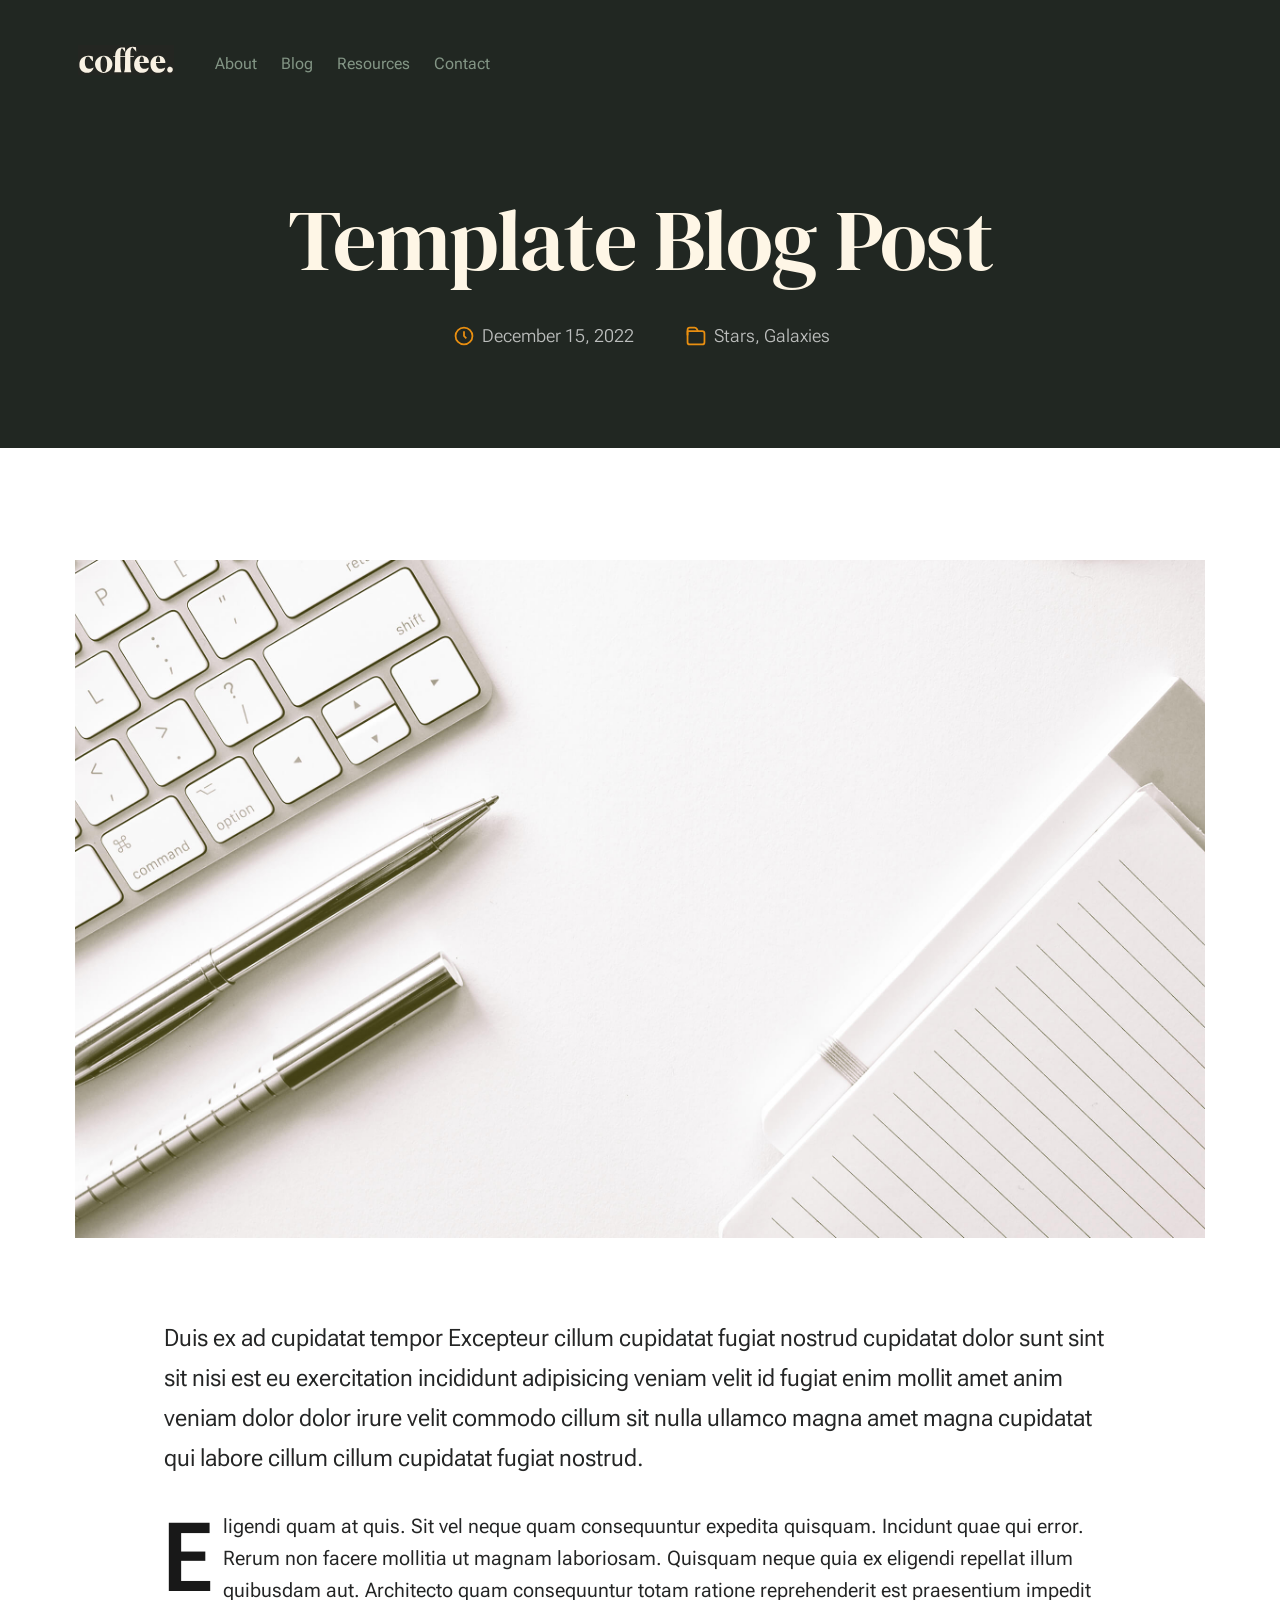
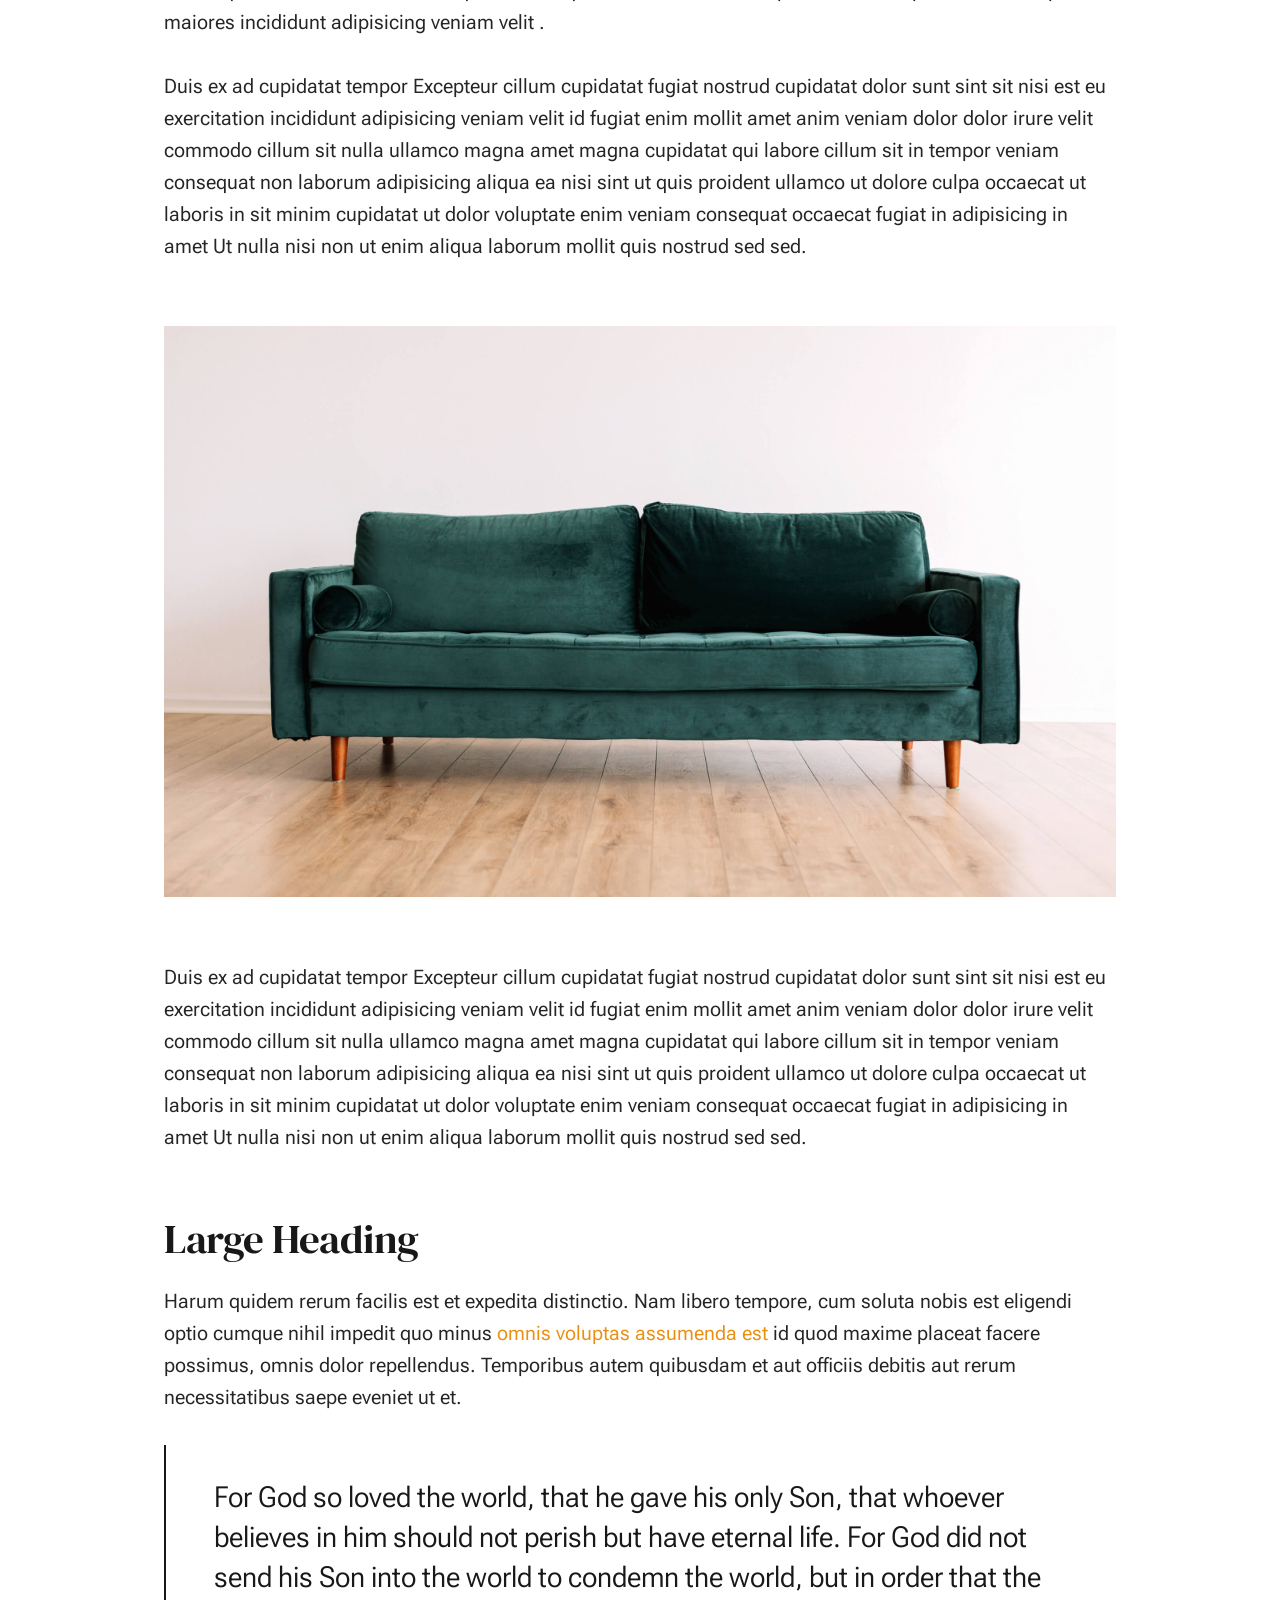
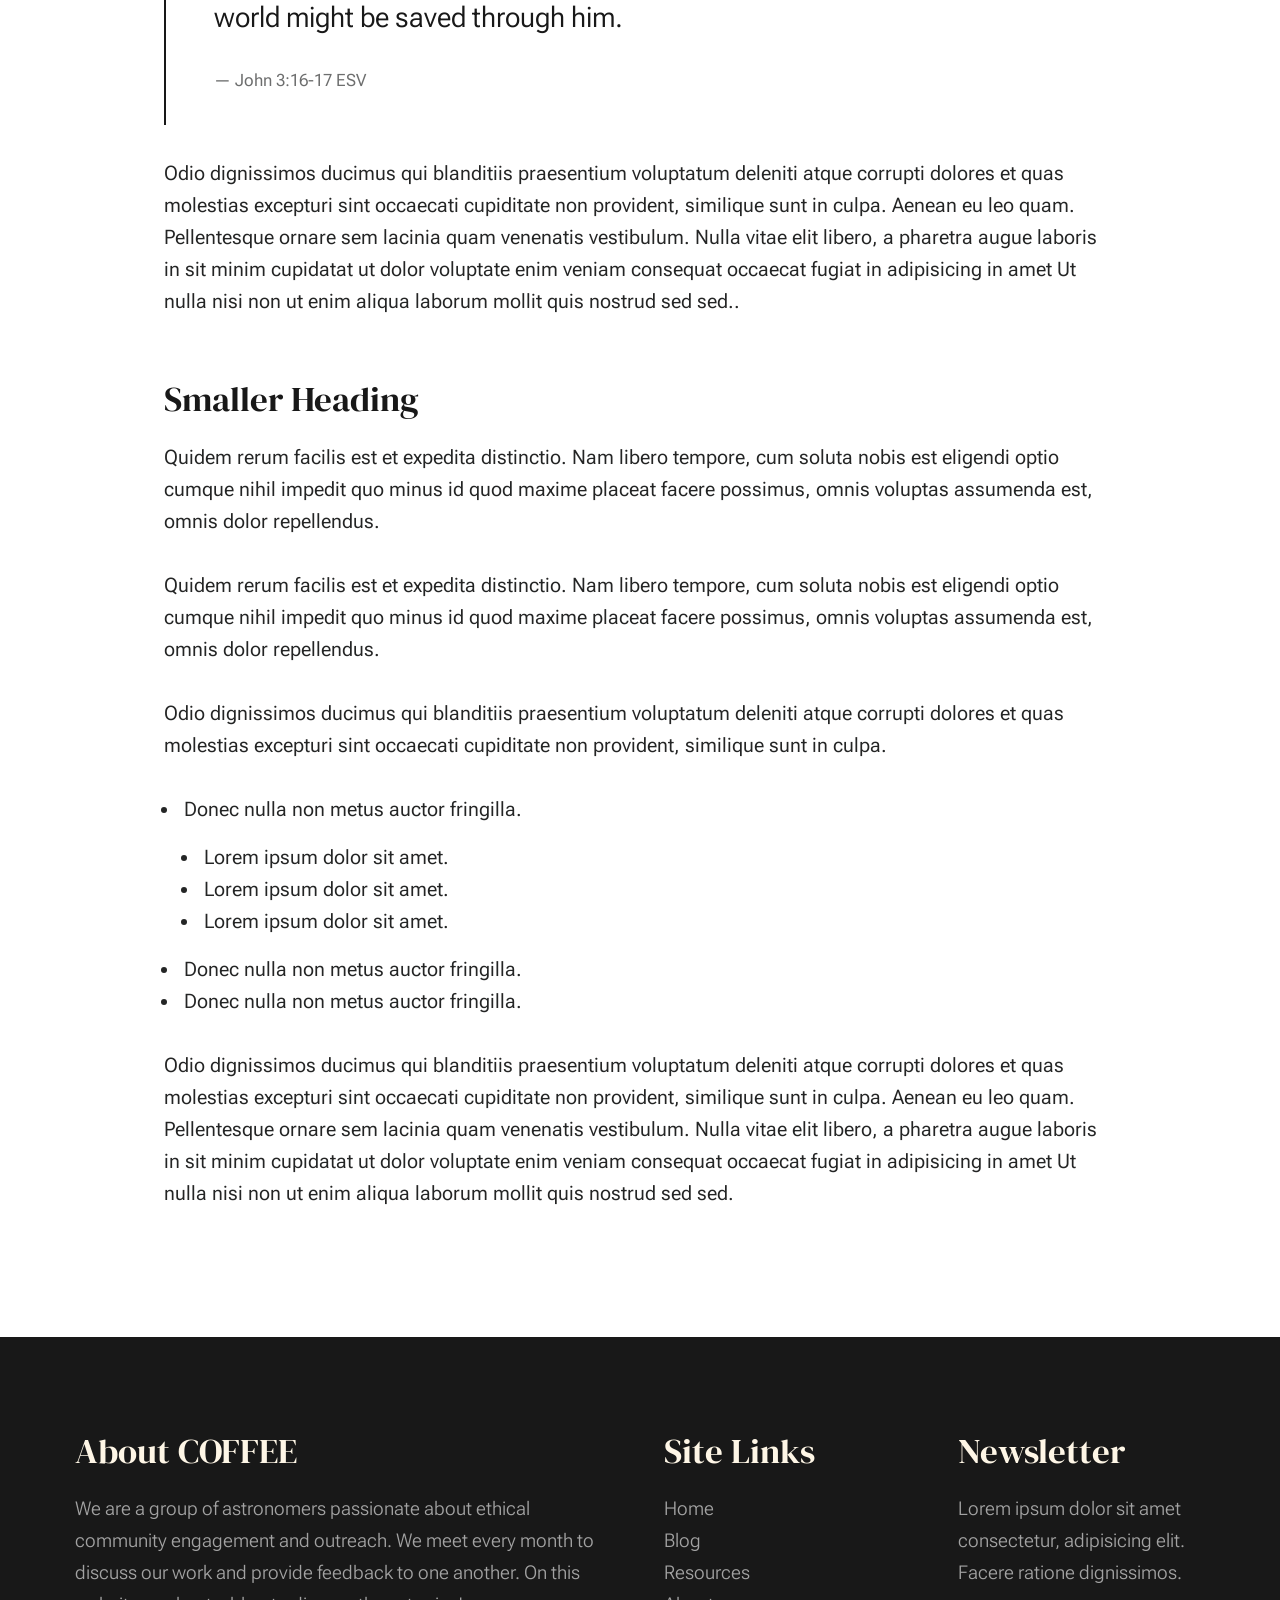
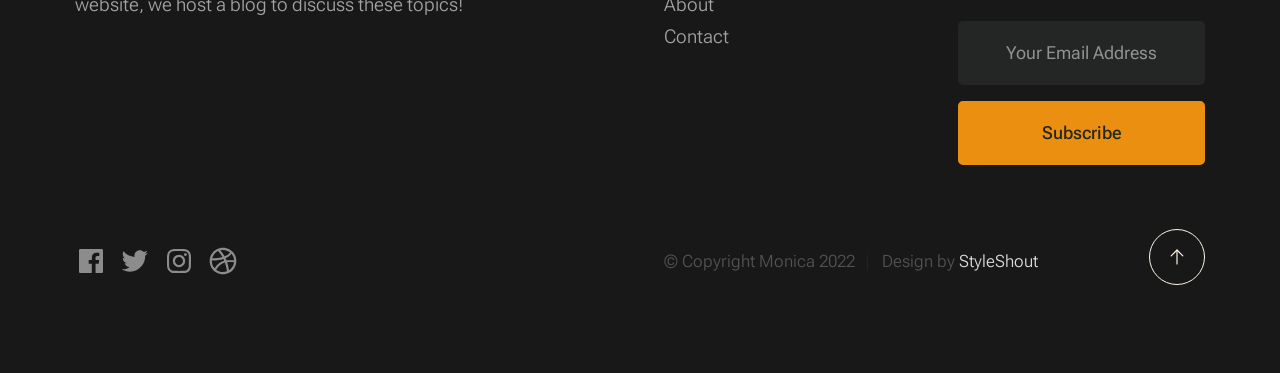
<file: default_blogpost.html>
<!DOCTYPE html>
<html lang="en" class="no-js" >
<head>

    <!--- basic page needs
    ================================================== -->
    <meta charset="utf-8">
    <meta name="viewport" content="width=device-width, initial-scale=1">
    <title>Contact - COFFEE</title>

    <script>
        document.documentElement.classList.remove('no-js');
        document.documentElement.classList.add('js');
    </script>

    <!-- CSS
    ================================================== -->
    <link rel="stylesheet" href="css/vendor.css">
    <link rel="stylesheet" href="css/styles.css">

    <!-- favicons
    ================================================== -->
    <link rel="apple-touch-icon" sizes="180x180" href="apple-touch-icon.png">
    <link rel="icon" type="image/png" sizes="32x32" href="favicon-32x32.png">
    <link rel="icon" type="image/png" sizes="16x16" href="favicon-16x16.png">
    <link rel="manifest" href="site.webmanifest">

</head>


<body id="top">


    <!-- preloader
    ================================================== -->
    <div id="preloader">
        <div id="loader" class="dots-fade">
            <div></div>
            <div></div>
            <div></div>
        </div>
    </div>


    <!-- page wrap
    ================================================== -->
    <div id="page" class="s-pagewrap">


        <!-- # site header 
        ================================================== -->
        <header class="s-header">
            <div class="row s-header__inner width-sixteen-col">

                <div class="s-header__block">
                    <div class="s-header__logo">
                        <a class="logo" href="index.html">
                            <img src="images/logo.svg" alt="Homepage">
                        </a>
                    </div>

                    <a class="s-header__menu-toggle" href="#0"><span>Menu</span></a>
                </div> <!-- end s-header__block -->

                <nav class="s-header__nav">
    
                    <ul class="s-header__menu-links">
                        <li><a href="about.html">About</a></li>
                        <li><a href="blog.html">Blog</a></li>
                        <li><a href="services.html">Resources</a></li>
                        <li><a href="contact.html">Contact</a></li>
                    </ul> <!-- s-header__menu-links -->

                    <!-- <div class="s-header__contact">
                        <a href="contact.html" class="btn btn--primary s-header__contact-btn">Let's Work Together</a>                        
                    </div> s-header__contact -->
    
                </nav> <!-- end s-header__nav -->

            </div> <!-- end s-header__inner -->
        </header> <!-- end s-header -->

        <!-- # site main content
        ================================================== -->
        <article id="content" class="s-content entry">

            <div class="s-pageheader entry__header">
                <div class="row">
                    <div class="column xl-12">

                        <h1 class="entry__title">
                            Template Blog Post
                        </h1> <!-- end entry__title -->

                        <div class="entry__meta">
                            <div class="entry__meta-date">
                                <svg width="24" height="24" fill="none" viewBox="0 0 24 24">
                                    <circle cx="12" cy="12" r="7.25" stroke="currentColor" stroke-width="1.5"></circle>
                                    <path stroke="currentColor" stroke-width="1.5" d="M12 8V12L14 14"></path>
                                </svg>
                                December 15, 2022 
                            </div>
                            <div class="entry__meta-cat">
                                <svg width="24" height="24" fill="none" viewBox="0 0 24 24">
                                    <path stroke="currentColor" stroke-linecap="round" stroke-linejoin="round" stroke-width="1.5" d="M19.25 17.25V9.75C19.25 8.64543 18.3546 7.75 17.25 7.75H4.75V17.25C4.75 18.3546 5.64543 19.25 6.75 19.25H17.25C18.3546 19.25 19.25 18.3546 19.25 17.25Z"></path>
                                    <path stroke="currentColor" stroke-linecap="round" stroke-linejoin="round" stroke-width="1.5" d="M13.5 7.5L12.5685 5.7923C12.2181 5.14977 11.5446 4.75 10.8127 4.75H6.75C5.64543 4.75 4.75 5.64543 4.75 6.75V11"></path>
                                </svg>                                      
                                <span class="cat-links">
                                    <a href="blog.html">Stars</a>
                                    <a href="blog.html">Galaxies</a>
                                </span>
                            </div>
                        </div> <!-- end entry__meta -->

                    </div>
                </div>
            </div> <!-- end entry__header --> 

            <div class="s-pagecontent entry__content">

                <div class="row entry__media">
                    <div class="column xl-12">
                        <figure class="featured-image">
                            <img src="images/thumbs/single/standard-1200.jpg" 
                                 srcset="images/thumbs/single/standard-2400.jpg 2400w, 
                                         images/thumbs/single/standard-1200.jpg 1200w, 
                                         images/thumbs/single/standard-600.jpg 600w" sizes="(max-width: 2400px) 100vw, 2400px" alt="">
                        </figure>
                    </div>
                </div> <!-- end entry__media -->

                <div class="row entry__primary width-narrower">
                    <div class="column xl-12"> 

                            <p class="lead">
                            Duis ex ad cupidatat tempor Excepteur cillum cupidatat fugiat nostrud cupidatat dolor 
                            sunt sint sit nisi est eu exercitation incididunt adipisicing veniam velit id fugiat 
                            enim mollit amet anim veniam dolor dolor irure velit commodo cillum sit nulla ullamco 
                            magna amet magna cupidatat qui labore cillum cillum cupidatat fugiat nostrud. </p> 

                            <p class="drop-cap">
                            Eligendi quam at quis. Sit vel neque quam consequuntur expedita quisquam. Incidunt quae 
                            qui error. Rerum non facere mollitia ut magnam laboriosam. Quisquam neque quia ex eligendi 
                            repellat illum quibusdam aut. Architecto quam consequuntur totam ratione reprehenderit est 
                            praesentium impedit maiores incididunt adipisicing veniam velit .
                            </p>
    
                            <p>
                            Duis ex ad cupidatat tempor Excepteur cillum cupidatat fugiat nostrud cupidatat dolor 
                            sunt sint sit nisi est eu exercitation incididunt adipisicing veniam velit id fugiat 
                            enim mollit amet anim veniam dolor dolor irure velit commodo cillum sit nulla ullamco 
                            magna amet magna cupidatat qui labore cillum sit in tempor veniam consequat non laborum 
                            adipisicing aliqua ea nisi sint ut quis proident ullamco ut dolore culpa occaecat ut 
                            laboris in sit minim cupidatat ut dolor voluptate enim veniam consequat occaecat fugiat 
                            in adipisicing in amet Ut nulla nisi non ut enim aliqua laborum mollit quis nostrud sed sed.
                            </p>
            
                            <figure class="alignwide">
                                <img src="images/sample-1200.jpg" 
                                     srcset="images/sample-2400.jpg 2400w, 
                                             images/sample-1200.jpg 1200w, 
                                             images/sample-600.jpg 600w" sizes="(max-width: 2400px) 100vw, 2400px" alt="">
                            </figure>
    
                            <p>
                            Duis ex ad cupidatat tempor Excepteur cillum cupidatat fugiat nostrud cupidatat dolor 
                            sunt sint sit nisi est eu exercitation incididunt adipisicing veniam velit id fugiat 
                            enim mollit amet anim veniam dolor dolor irure velit commodo cillum sit nulla ullamco 
                            magna amet magna cupidatat qui labore cillum sit in tempor veniam consequat non laborum 
                            adipisicing aliqua ea nisi sint ut quis proident ullamco ut dolore culpa occaecat ut 
                            laboris in sit minim cupidatat ut dolor voluptate enim veniam consequat occaecat fugiat 
                            in adipisicing in amet Ut nulla nisi non ut enim aliqua laborum mollit quis nostrud sed sed.
                            </p>
    
                            <h2>Large Heading</h2>
        
                            <p>
                            Harum quidem rerum facilis est et expedita distinctio. Nam libero tempore, cum soluta 
                            nobis est eligendi optio cumque nihil impedit quo minus <a href="http://#">omnis voluptas assumenda est</a> 
                            id quod maxime placeat facere possimus, omnis dolor repellendus. Temporibus autem quibusdam et 
                            aut officiis debitis aut rerum necessitatibus saepe eveniet ut et.</p>
    
                            <blockquote>
                                <p>
                                For God so loved the world, that he gave his only Son, that whoever believes in 
                                him should not perish but have eternal life. For God did not send his Son into 
                                the world to condemn the world, but in order that the world might be 
                                saved through him.
                                </p>
                                <cite>John 3:16-17 ESV</cite>
                            </blockquote>
    
                            <p>
                            Odio dignissimos ducimus qui blanditiis praesentium voluptatum deleniti atque corrupti dolores 
                            et quas molestias excepturi sint occaecati cupiditate non provident, similique sunt in culpa. 
                            Aenean eu leo quam. Pellentesque ornare sem lacinia quam venenatis vestibulum. Nulla vitae elit 
                            libero, a pharetra augue laboris in sit minim cupidatat ut dolor voluptate enim veniam consequat 
                            occaecat fugiat in adipisicing in amet Ut nulla nisi non ut enim aliqua laborum mollit quis nostrud sed sed..</p>
    
                            <h3>Smaller Heading</h3>
    
                            <p>
                            Quidem rerum facilis est et expedita distinctio. Nam libero tempore, cum soluta nobis est 
                            eligendi optio cumque nihil impedit quo minus id quod maxime placeat facere possimus, omnis voluptas 
                            assumenda est, omnis dolor repellendus.
                            </p>
    
                            <p>
                            Quidem rerum facilis est et expedita distinctio. Nam libero tempore, cum soluta nobis est 
                            eligendi optio cumque nihil impedit quo minus id quod maxime placeat facere possimus, omnis voluptas 
                            assumenda est, omnis dolor repellendus.
                            </p>
                                    
                            <p>
                            Odio dignissimos ducimus qui blanditiis praesentium voluptatum deleniti atque corrupti dolores et 
                            quas molestias excepturi sint occaecati cupiditate non provident, similique sunt in culpa.</p>
    
                            <ul>
                                <li>Donec nulla non metus auctor fringilla.
                                    <ul>
                                        <li>Lorem ipsum dolor sit amet.</li>
                                        <li>Lorem ipsum dolor sit amet.</li>
                                        <li>Lorem ipsum dolor sit amet.</li>
                                    </ul>
                                </li>
                                <li>Donec nulla non metus auctor fringilla.</li>
                                <li>Donec nulla non metus auctor fringilla.</li>
                            </ul>
    
                            <p>
                            Odio dignissimos ducimus qui blanditiis praesentium voluptatum deleniti atque corrupti dolores et quas 
                            molestias excepturi sint occaecati cupiditate non provident, similique sunt in culpa. Aenean eu leo quam. 
                            Pellentesque ornare sem lacinia quam venenatis vestibulum. Nulla vitae elit libero, a pharetra augue 
                            laboris in sit minim cupidatat ut dolor voluptate enim veniam consequat occaecat fugiat in adipisicing 
                            in amet Ut nulla nisi non ut enim aliqua laborum mollit quis nostrud sed sed.
                            </p>        
                    </div>
                </div>

            </div>

        <!-- # cta
        ================================================== -->
        <!-- <section id="cta" class="s-cta">

            <div class="row row-x-center text-center">
                <div class="column xl-8 lg-12">

                    <div class="s-cta__content">
                        <h2 class="text-display-title">
                        Get started with a consultation today.
                        </h2>
                        <p class="lead">
                        Lorem ipsum dolor sit, amet consectetur adipisicing elit. Quis rem, esse doloribus sint eaque at debitis enim vitae minus expedita ratione dignissimos sit nostrum optio sequi. Ipsa at beatae quam.
                        </p>
                        <a href="contact.html" class="btn btn--primary">Let's Work Together</a>
                    </div>

                </div>
            </div>

        </section> end s-cta -->


        <!-- # footer 
        ================================================== -->
        <footer class="s-footer">
            <div class="row s-footer__content">
                <div class="column xl-6 lg-6 md-12 s-footer__block s-footer__about">                    
                    <h3>About COFFEE</h3>
                    <p>
                        We are a group of astronomers passionate about ethical community engagement and outreach.
                        We meet every month to discuss our work and provide feedback to one another. 
                        On this website, we host a blog to discuss these topics! 
                    </p>               
                </div>                
                <div class="column xl-3 lg-6 md-12 s-footer__block s-footer__site-links">
                    <h3>Site Links</h3>
                    <ul class="link-list">
                        <li><a href="index.html">Home</a></li>
                        <li><a href="blog.html">Blog</a></li>
                        <li><a href="services.html">Resources</a></li>
                        <li><a href="about.html">About</a></li>
                        <li><a href="contact.html">Contact</a></li>
                        <!-- <li><a href="https://www.dreamhost.com/r.cgi?287326">DreamHost</a></li> -->
                    </ul>
                </div>
                <div class="column xl-3 lg-6 md-12 tab-12 s-footer__block s-footer__newsletter">
                    <h3>Newsletter</h3>

                    <p>
                    Lorem ipsum dolor sit amet consectetur, adipisicing elit. Facere ratione dignissimos.
                    </p>

                    <div class="subscribe-form">
                        <form id="mc-form" class="mc-form">
                            <input type="email" name="EMAIL" id="mce-EMAIL" class="u-fullwidth text-center" placeholder="Your Email Address" title="The domain portion of the email address is invalid (the portion after the @)." pattern="^([^\x00-\x20\x22\x28\x29\x2c\x2e\x3a-\x3c\x3e\x40\x5b-\x5d\x7f-\xff]+|\x22([^\x0d\x22\x5c\x80-\xff]|\x5c[\x00-\x7f])*\x22)(\x2e([^\x00-\x20\x22\x28\x29\x2c\x2e\x3a-\x3c\x3e\x40\x5b-\x5d\x7f-\xff]+|\x22([^\x0d\x22\x5c\x80-\xff]|\x5c[\x00-\x7f])*\x22))*\x40([^\x00-\x20\x22\x28\x29\x2c\x2e\x3a-\x3c\x3e\x40\x5b-\x5d\x7f-\xff]+|\x5b([^\x0d\x5b-\x5d\x80-\xff]|\x5c[\x00-\x7f])*\x5d)(\x2e([^\x00-\x20\x22\x28\x29\x2c\x2e\x3a-\x3c\x3e\x40\x5b-\x5d\x7f-\xff]+|\x5b([^\x0d\x5b-\x5d\x80-\xff]|\x5c[\x00-\x7f])*\x5d))*(\.\w{2,})+$" required>
                            <input type="submit" name="subscribe" value="Subscribe" class="btn btn--primary btn--small u-fullwidth">
                            <!-- <div style="position: absolute; left: -5000px;" aria-hidden="true"><input type="text" name="b_cdb7b577e41181934ed6a6a44_9a91cfe7b3" tabindex="-1" value=""></div> -->
                            <div class="mc-status"></div>
                        </form>
                    </div>
                </div>
            </div>    
            
            <div class="row s-footer__bottom">
                <div class="column xl-6 lg-12">
                    <ul class="s-footer__social social-list">
                        <li>
                            <a href="#0">
                                <svg xmlns="http://www.w3.org/2000/svg" width="24" height="24" viewBox="0 0 24 24" style="fill:rgba(0, 0, 0, 1);transform:;-ms-filter:"><path d="M20,3H4C3.447,3,3,3.448,3,4v16c0,0.552,0.447,1,1,1h8.615v-6.96h-2.338v-2.725h2.338v-2c0-2.325,1.42-3.592,3.5-3.592 c0.699-0.002,1.399,0.034,2.095,0.107v2.42h-1.435c-1.128,0-1.348,0.538-1.348,1.325v1.735h2.697l-0.35,2.725h-2.348V21H20 c0.553,0,1-0.448,1-1V4C21,3.448,20.553,3,20,3z"></path></svg>
                                <span class="u-screen-reader-text">Facebook</span>
                            </a>
                        </li>
                        <li>
                            <a href="#0">
                                <svg xmlns="http://www.w3.org/2000/svg" width="24" height="24" viewBox="0 0 24 24" style="fill:rgba(0, 0, 0, 1);transform:;-ms-filter:"><path d="M19.633,7.997c0.013,0.175,0.013,0.349,0.013,0.523c0,5.325-4.053,11.461-11.46,11.461c-2.282,0-4.402-0.661-6.186-1.809 c0.324,0.037,0.636,0.05,0.973,0.05c1.883,0,3.616-0.636,5.001-1.721c-1.771-0.037-3.255-1.197-3.767-2.793 c0.249,0.037,0.499,0.062,0.761,0.062c0.361,0,0.724-0.05,1.061-0.137c-1.847-0.374-3.23-1.995-3.23-3.953v-0.05 c0.537,0.299,1.16,0.486,1.82,0.511C3.534,9.419,2.823,8.184,2.823,6.787c0-0.748,0.199-1.434,0.548-2.032 c1.983,2.443,4.964,4.04,8.306,4.215c-0.062-0.3-0.1-0.611-0.1-0.923c0-2.22,1.796-4.028,4.028-4.028 c1.16,0,2.207,0.486,2.943,1.272c0.91-0.175,1.782-0.512,2.556-0.973c-0.299,0.935-0.936,1.721-1.771,2.22 c0.811-0.088,1.597-0.312,2.319-0.624C21.104,6.712,20.419,7.423,19.633,7.997z"></path></svg>
                                <span class="u-screen-reader-text">Twitter</span>
                            </a>
                        </li>
                        <li>
                            <a href="#0">
                                <svg xmlns="http://www.w3.org/2000/svg" width="24" height="24" viewBox="0 0 24 24" style="fill:rgba(0, 0, 0, 1);transform:;-ms-filter:"><path d="M11.999,7.377c-2.554,0-4.623,2.07-4.623,4.623c0,2.554,2.069,4.624,4.623,4.624c2.552,0,4.623-2.07,4.623-4.624 C16.622,9.447,14.551,7.377,11.999,7.377L11.999,7.377z M11.999,15.004c-1.659,0-3.004-1.345-3.004-3.003 c0-1.659,1.345-3.003,3.004-3.003s3.002,1.344,3.002,3.003C15.001,13.659,13.658,15.004,11.999,15.004L11.999,15.004z"></path><circle cx="16.806" cy="7.207" r="1.078"></circle><path d="M20.533,6.111c-0.469-1.209-1.424-2.165-2.633-2.632c-0.699-0.263-1.438-0.404-2.186-0.42 c-0.963-0.042-1.268-0.054-3.71-0.054s-2.755,0-3.71,0.054C7.548,3.074,6.809,3.215,6.11,3.479C4.9,3.946,3.945,4.902,3.477,6.111 c-0.263,0.7-0.404,1.438-0.419,2.186c-0.043,0.962-0.056,1.267-0.056,3.71c0,2.442,0,2.753,0.056,3.71 c0.015,0.748,0.156,1.486,0.419,2.187c0.469,1.208,1.424,2.164,2.634,2.632c0.696,0.272,1.435,0.426,2.185,0.45 c0.963,0.042,1.268,0.055,3.71,0.055s2.755,0,3.71-0.055c0.747-0.015,1.486-0.157,2.186-0.419c1.209-0.469,2.164-1.424,2.633-2.633 c0.263-0.7,0.404-1.438,0.419-2.186c0.043-0.962,0.056-1.267,0.056-3.71s0-2.753-0.056-3.71C20.941,7.57,20.801,6.819,20.533,6.111z M19.315,15.643c-0.007,0.576-0.111,1.147-0.311,1.688c-0.305,0.787-0.926,1.409-1.712,1.711c-0.535,0.199-1.099,0.303-1.67,0.311 c-0.95,0.044-1.218,0.055-3.654,0.055c-2.438,0-2.687,0-3.655-0.055c-0.569-0.007-1.135-0.112-1.669-0.311 c-0.789-0.301-1.414-0.923-1.719-1.711c-0.196-0.534-0.302-1.099-0.311-1.669c-0.043-0.95-0.053-1.218-0.053-3.654 c0-2.437,0-2.686,0.053-3.655c0.007-0.576,0.111-1.146,0.311-1.687c0.305-0.789,0.93-1.41,1.719-1.712 c0.534-0.198,1.1-0.303,1.669-0.311c0.951-0.043,1.218-0.055,3.655-0.055c2.437,0,2.687,0,3.654,0.055 c0.571,0.007,1.135,0.112,1.67,0.311c0.786,0.303,1.407,0.925,1.712,1.712c0.196,0.534,0.302,1.099,0.311,1.669 c0.043,0.951,0.054,1.218,0.054,3.655c0,2.436,0,2.698-0.043,3.654H19.315z"></path></svg>
                                <span class="u-screen-reader-text">Instagram</span>
                            </a>
                        </li>
                        <li>
                            <a href="#0">
                                <svg xmlns="http://www.w3.org/2000/svg" width="24" height="24" viewBox="0 0 24 24" style="fill: rgba(0, 0, 0, 1);transform: ;msFilter:;"><path d="M20.66 6.98a9.932 9.932 0 0 0-3.641-3.64C15.486 2.447 13.813 2 12 2s-3.486.447-5.02 1.34c-1.533.893-2.747 2.107-3.64 3.64S2 10.187 2 12s.446 3.487 1.34 5.02a9.924 9.924 0 0 0 3.641 3.64C8.514 21.553 10.187 22 12 22s3.486-.447 5.02-1.34a9.932 9.932 0 0 0 3.641-3.64C21.554 15.487 22 13.813 22 12s-.446-3.487-1.34-5.02zM12 3.66c2 0 3.772.64 5.32 1.919-.92 1.174-2.286 2.14-4.1 2.9-1.002-1.813-2.088-3.327-3.261-4.54A7.715 7.715 0 0 1 12 3.66zM5.51 6.8a8.116 8.116 0 0 1 2.711-2.22c1.212 1.201 2.325 2.7 3.34 4.5-2 .6-4.114.9-6.341.9-.573 0-1.006-.013-1.3-.04A8.549 8.549 0 0 1 5.51 6.8zM3.66 12c0-.054.003-.12.01-.2.007-.08.01-.146.01-.2.254.014.641.02 1.161.02 2.666 0 5.146-.367 7.439-1.1.187.373.381.793.58 1.26-1.32.293-2.674 1.006-4.061 2.14S6.4 16.247 5.76 17.5c-1.4-1.587-2.1-3.42-2.1-5.5zM12 20.34c-1.894 0-3.594-.587-5.101-1.759.601-1.187 1.524-2.322 2.771-3.401 1.246-1.08 2.483-1.753 3.71-2.02a29.441 29.441 0 0 1 1.56 6.62 8.166 8.166 0 0 1-2.94.56zm7.08-3.96a8.351 8.351 0 0 1-2.58 2.621c-.24-2.08-.7-4.107-1.379-6.081.932-.066 1.765-.1 2.5-.1.799 0 1.686.034 2.659.1a8.098 8.098 0 0 1-1.2 3.46zm-1.24-5c-1.16 0-2.233.047-3.22.14a27.053 27.053 0 0 0-.68-1.62c2.066-.906 3.532-2.006 4.399-3.3 1.2 1.414 1.854 3.027 1.96 4.84-.812-.04-1.632-.06-2.459-.06z"></path></svg>
                                <span class="u-screen-reader-text">Dribbble</span>
                            </a>
                        </li>
                    </ul> <!-- end s-footer__social -->
                </div>
                <div class="column xl-6 lg-12">
                    <p class="ss-copyright">
                        <span>© Copyright Monica 2022</span> 
                        <span>Design by <a href="https://www.styleshout.com/">StyleShout</a></span>
                    </p>
                </div>

                <div class="ss-go-top">
                    <a class="smoothscroll" title="Back to Top" href="#top">
                        <svg xmlns="http://www.w3.org/2000/svg" viewBox="0 0 24 24" width="36" height="36" fill="none" stroke="#ffffff" stroke-width="1" stroke-linecap="round" stroke-linejoin="round">&lt;!--!  Atomicons Free 1.00 by @atisalab License - https://atomicons.com/license/ (Icons: CC BY 4.0) Copyright 2021 Atomicons --&gt;<polyline points="17 11 12 6 7 11"></polyline><line x1="12" y1="18" x2="12" y2="6"></line></svg>
                    </a>
                </div> <!-- end ss-go-top -->
            </div>
            
        </footer> <!-- end s-footer -->

    </div> <!-- end page-wrap -->

    <!-- Java Script
    ================================================== -->
    <script src="js/plugins.js"></script>
    <script src="js/main.js"></script>

</body>
</html>
</file>
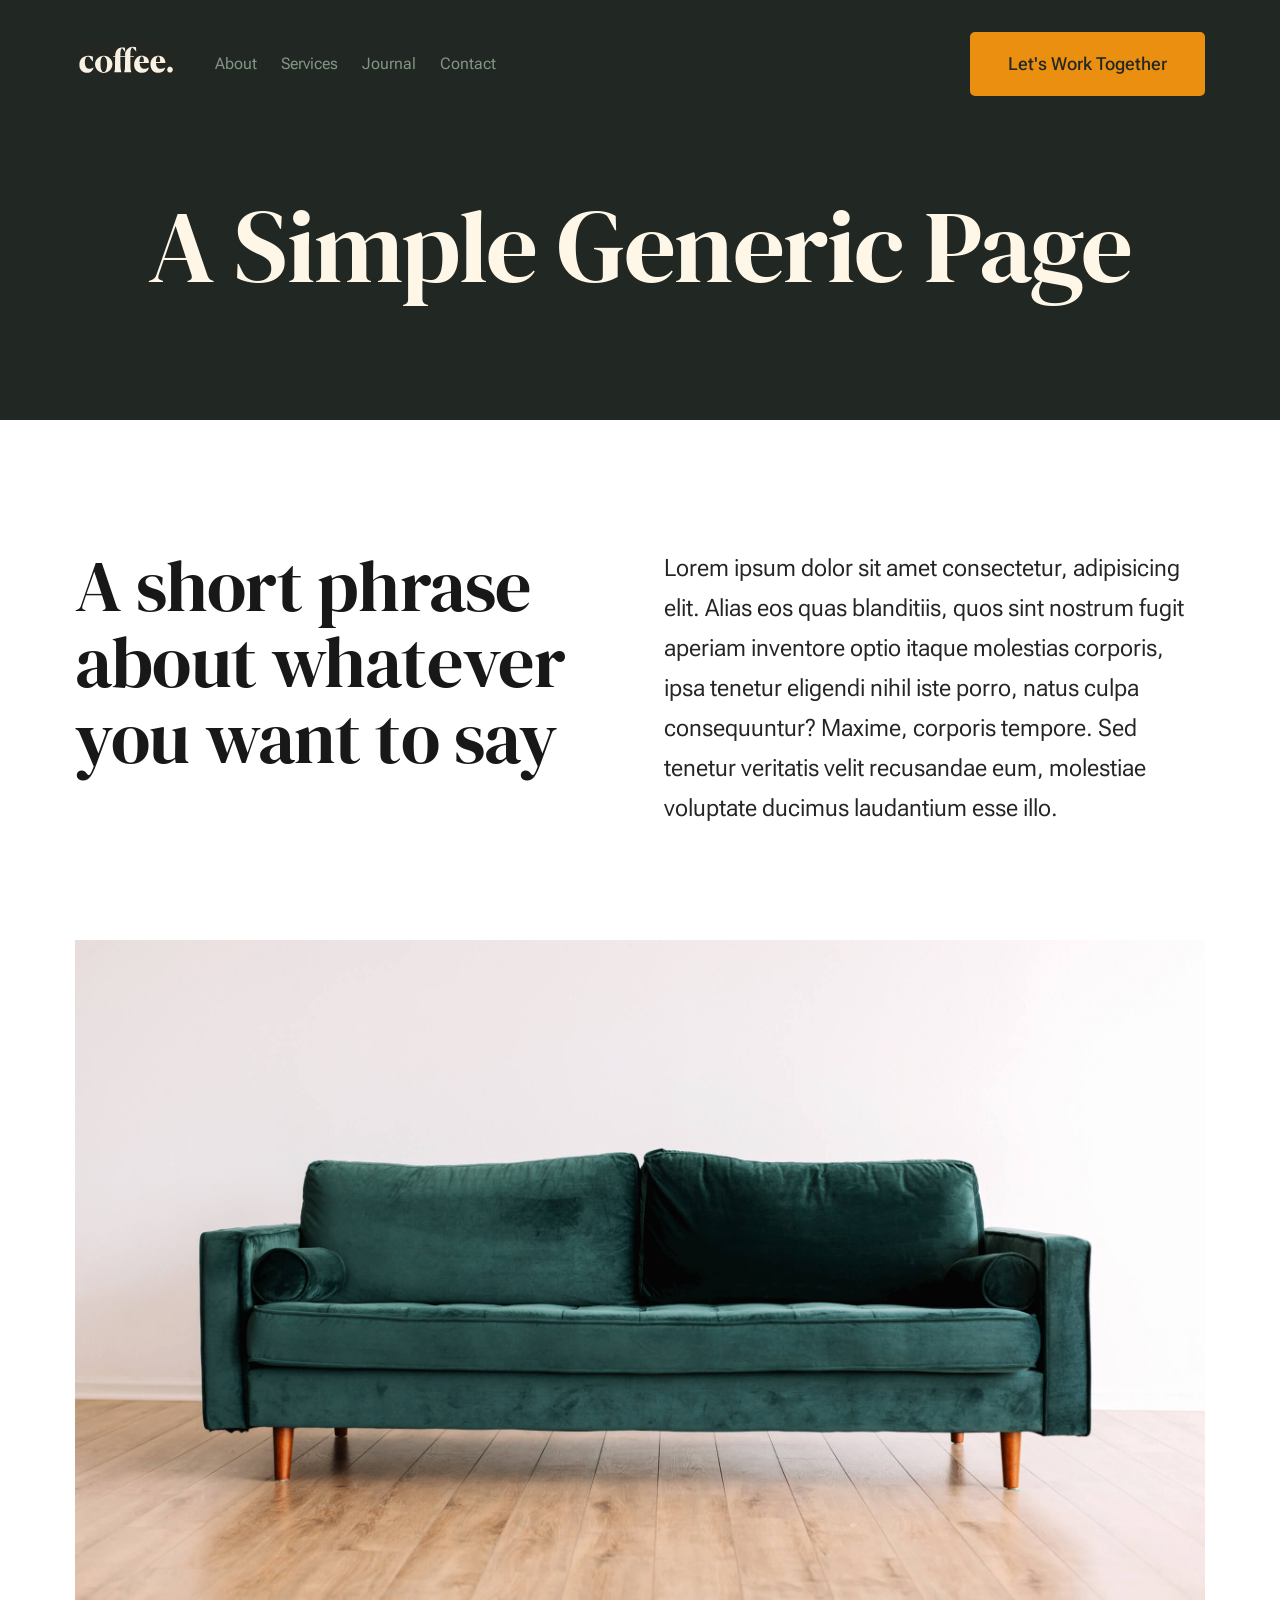
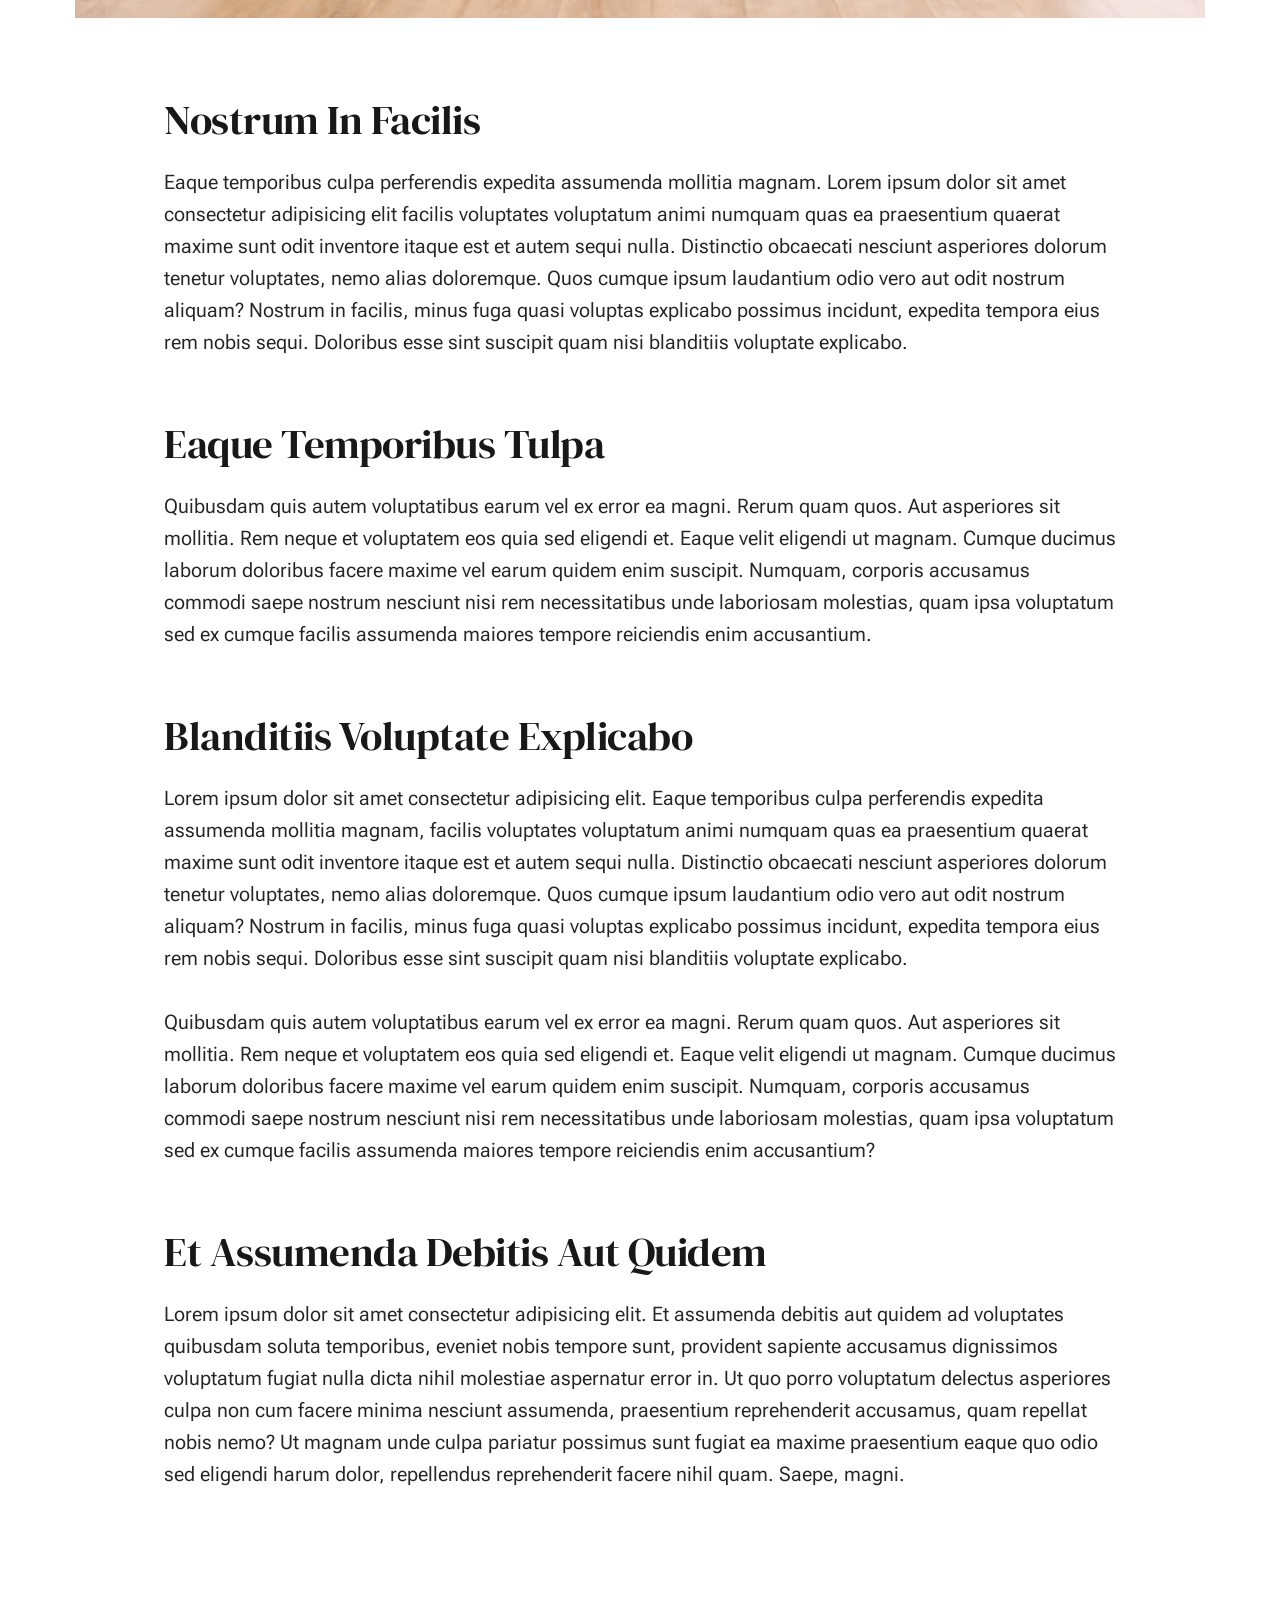
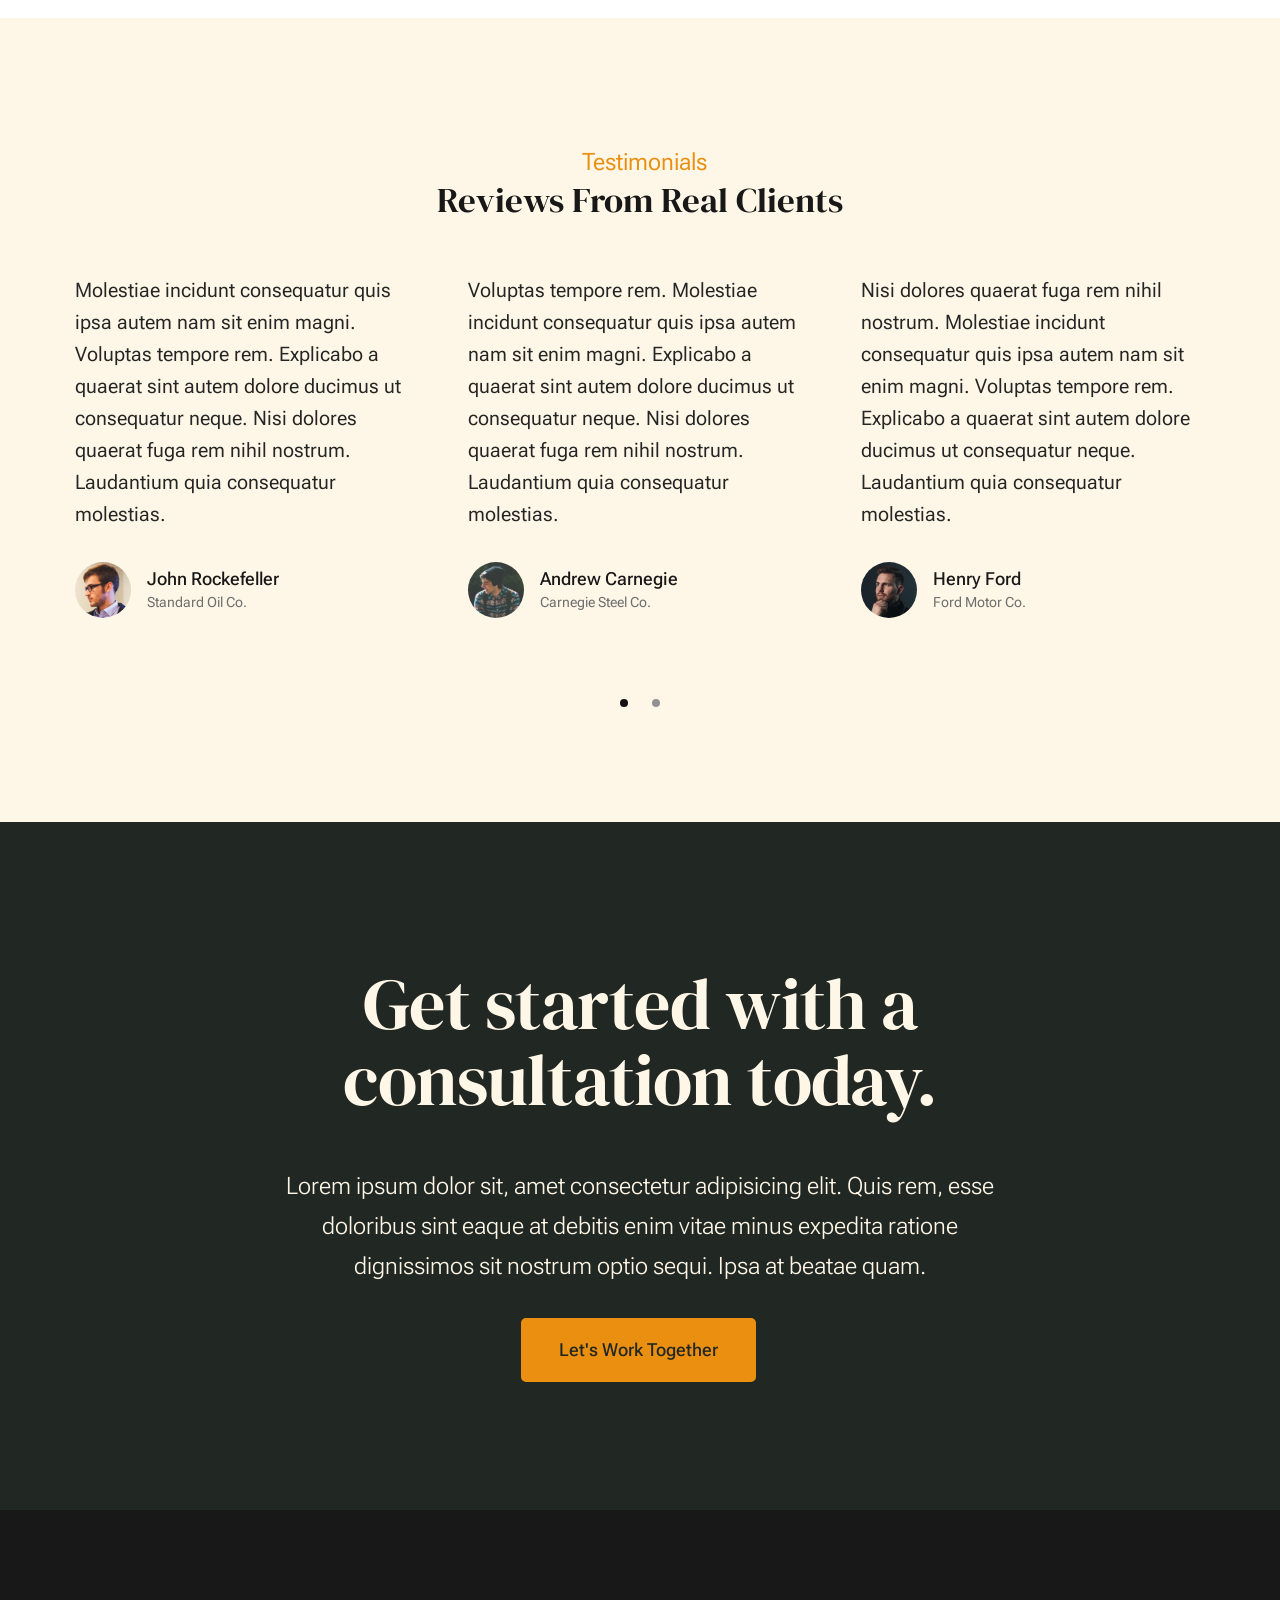
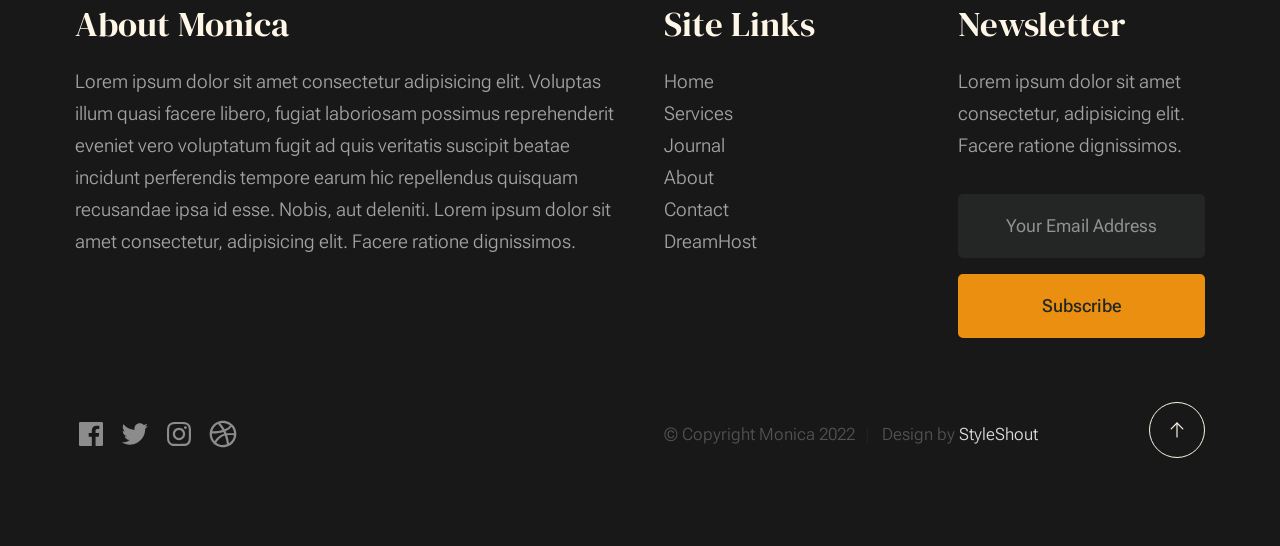
<file: generic.html>
<!DOCTYPE html>
<html lang="en" class="no-js" >
<head>

    <!--- basic page needs
    ================================================== -->
    <meta charset="utf-8">
    <meta name="viewport" content="width=device-width, initial-scale=1">
    <title>Generic - Monica</title>

    <script>
        document.documentElement.classList.remove('no-js');
        document.documentElement.classList.add('js');
    </script>

    <!-- CSS
    ================================================== -->
    <link rel="stylesheet" href="css/vendor.css">
    <link rel="stylesheet" href="css/styles.css">

    <!-- favicons
    ================================================== -->
    <link rel="apple-touch-icon" sizes="180x180" href="apple-touch-icon.png">
    <link rel="icon" type="image/png" sizes="32x32" href="favicon-32x32.png">
    <link rel="icon" type="image/png" sizes="16x16" href="favicon-16x16.png">
    <link rel="manifest" href="site.webmanifest">

</head>


<body id="top">


    <!-- preloader
    ================================================== -->
    <div id="preloader">
        <div id="loader" class="dots-fade">
            <div></div>
            <div></div>
            <div></div>
        </div>
    </div>


    <!-- page wrap
    ================================================== -->
    <div id="page" class="s-pagewrap">


        <!-- # site header 
        ================================================== -->
        <header class="s-header">

            <div class="row s-header__inner width-sixteen-col">

                <div class="s-header__block">
                    <div class="s-header__logo">
                        <a class="logo" href="index.html">
                            <img src="images/logo.svg" alt="Homepage">
                        </a>
                    </div>

                    <a class="s-header__menu-toggle" href="#0"><span>Menu</span></a>
                </div> <!-- end s-header__block -->

                <nav class="s-header__nav">
    
                    <ul class="s-header__menu-links">
                        <li><a href="about.html">About</a></li>
                        <li><a href="services.html">Services</a></li>
                        <li><a href="blog.html">Journal</a></li>
                        <li><a href="contact.html">Contact</a></li>
                    </ul> <!-- s-header__menu-links -->

                    <div class="s-header__contact">
                        <a href="contact.html" class="btn btn--primary s-header__contact-btn">Let's Work Together</a>                        
                    </div> <!-- s-header__contact -->
    
                </nav> <!-- end s-header__nav -->

            </div> <!-- end s-header__inner -->

        </header> <!-- end s-header -->


        <!-- # site main content
        ================================================== -->
        <section id="content" class="s-content">

               <section class="s-pageheader pageheader">
                    <div class="row">
                        <div class="column xl-12">
                            <h1 class="page-title">
                               A Simple Generic Page
                            </h1>
                            
                        </div>
                    </div>
               </section> <!-- end pageheader --> 

               <section class="s-pagecontent pagecontent">

                    <div class="row pageintro">
                        <div class="column xl-6 lg-12">
                            <h2 class="text-display-title">A short phrase about whatever you want to say</h2>
                        </div>
                        <div class="column xl-6 lg-12 u-flexitem-x-right">
                            <p class="lead">
                            Lorem ipsum dolor sit amet consectetur, adipisicing elit. Alias eos quas blanditiis, quos sint nostrum fugit aperiam 
                            inventore optio itaque molestias corporis, ipsa tenetur eligendi nihil iste porro, natus culpa consequuntur? Maxime, 
                            corporis tempore. Sed tenetur veritatis velit recusandae eum, molestiae voluptate ducimus laudantium esse illo. 
                            </p>
                        </div>                       
                    </div> <!-- end pageintro -->   
                    
                    <div class="row pagemedia">
                        <d class="column xl-12">
                            <figure class="page-media">                                
                                <img src="images/sample-1200.jpg" 
                                     srcset="images/sample-2400.jpg 2400w, 
                                             images/sample-1200.jpg 1200w, 
                                             images/sample-600.jpg 600w" sizes="(max-width: 2400px) 100vw, 2400px" alt="">
                            </figure>
                        </d>
                    </div> <!-- end pagemedia -->

                    <div class="row width-narrower pagemain">
                        <div class="column xl-12"> 

                            <h2>Nostrum In Facilis</h2>
                            <p>
                            Eaque temporibus culpa perferendis expedita assumenda mollitia magnam. Lorem ipsum dolor sit amet consectetur adipisicing elit
                            facilis voluptates voluptatum animi numquam quas ea praesentium quaerat maxime sunt odit inventore itaque est et autem sequi nulla. 
                            Distinctio obcaecati nesciunt asperiores dolorum tenetur voluptates, nemo alias doloremque. Quos cumque ipsum laudantium odio vero 
                            aut odit nostrum aliquam? Nostrum in facilis, minus fuga quasi voluptas explicabo possimus incidunt, expedita tempora eius rem nobis sequi. 
                            Doloribus esse sint suscipit quam nisi blanditiis voluptate explicabo.
                            </p>

                            <h2>Eaque Temporibus Tulpa</h2>

                            <p>
                            Quibusdam quis autem voluptatibus earum vel ex error ea magni. Rerum quam quos. Aut asperiores sit mollitia. Rem neque et voluptatem 
                            eos quia sed eligendi et. Eaque velit eligendi ut magnam. Cumque ducimus laborum doloribus facere maxime vel earum quidem enim suscipit. 
                            Numquam, corporis accusamus commodi saepe nostrum nesciunt nisi rem necessitatibus unde laboriosam molestias, quam ipsa voluptatum sed 
                            ex cumque facilis assumenda maiores tempore reiciendis enim accusantium.
                            </p>

                            <h2>Blanditiis Voluptate Explicabo</h2>
                            <p>
                            Lorem ipsum dolor sit amet consectetur adipisicing elit. Eaque temporibus culpa perferendis expedita assumenda mollitia magnam, 
                            facilis voluptates voluptatum animi numquam quas ea praesentium quaerat maxime sunt odit inventore itaque est et autem sequi nulla. 
                            Distinctio obcaecati nesciunt asperiores dolorum tenetur voluptates, nemo alias doloremque. Quos cumque ipsum laudantium odio vero aut 
                            odit nostrum aliquam? Nostrum in facilis, minus fuga quasi voluptas explicabo possimus incidunt, expedita tempora eius rem nobis sequi. 
                            Doloribus esse sint suscipit quam nisi blanditiis voluptate explicabo.
                            </p>

                            <p>
                            Quibusdam quis autem voluptatibus earum vel ex error ea magni. Rerum quam quos. Aut asperiores sit mollitia. Rem neque et voluptatem 
                            eos quia sed eligendi et. Eaque velit eligendi ut magnam. Cumque ducimus laborum doloribus facere maxime vel earum quidem enim suscipit. 
                            Numquam, corporis accusamus commodi saepe nostrum nesciunt nisi rem necessitatibus unde laboriosam molestias, quam ipsa voluptatum sed 
                            ex cumque facilis assumenda maiores tempore reiciendis enim accusantium?
                            </p>                   

                            <h2>Et Assumenda Debitis Aut Quidem</h2>
                            <p>
                            Lorem ipsum dolor sit amet consectetur adipisicing elit. Et assumenda debitis aut quidem ad voluptates quibusdam soluta temporibus, 
                            eveniet nobis tempore sunt, provident sapiente accusamus dignissimos voluptatum fugiat nulla dicta nihil molestiae aspernatur error in. 
                            Ut quo porro voluptatum delectus asperiores culpa non cum facere minima nesciunt assumenda, praesentium reprehenderit accusamus, quam 
                            repellat nobis nemo? Ut magnam unde culpa pariatur possimus sunt fugiat ea maxime praesentium eaque quo odio sed eligendi harum dolor, 
                            repellendus reprehenderit facere nihil quam. Saepe, magni.
                            </p>

                        </div> <!-- end grid-block-->
                    </div> <!-- end pagemain -->

               </section> <!-- pagecontent -->

               <section class="s-testimonials">

                    <div class="s-testimonials__header row row-x-center text-center">
                        <div class="column xl-8 lg-12">
        
                            <p class="text-pretitle">
                            Testimonials
                            </p>
                            <h3>
                            Reviews From Real Clients
                            </h3>                        
        
                        </div>
                    </div> <!--end s-testimonials__header -->

                    <div class="row s-testimonials__content">
                        <div class="column xl-12 testimonials">

                            <div class="swiper-container testimonials__slider page-slider">

                                <div class="swiper-wrapper">
                                    <div class="testimonials__slide swiper-slide">
                                        <p>
                                        Molestiae incidunt consequatur quis ipsa autem nam sit enim magni. Voluptas tempore rem. 
                                        Explicabo a quaerat sint autem dolore ducimus ut consequatur neque. Nisi dolores quaerat fuga rem nihil nostrum.
                                        Laudantium quia consequatur molestias.
                                        </p>
                                        <div class="testimonials__author">
                                            <img src="images/avatars/user-01.jpg" alt="Author image" class="testimonials__avatar">
                                            <cite class="testimonials__cite">
                                                <strong>John Rockefeller</strong>
                                                <span>Standard Oil Co.</span>
                                            </cite>
                                        </div>
                                    </div>
                                    <div class="testimonials__slide swiper-slide">
                                        <p>
                                        Voluptas tempore rem. Molestiae incidunt consequatur quis ipsa autem nam sit enim magni. 
                                        Explicabo a quaerat sint autem dolore ducimus ut consequatur neque. Nisi dolores quaerat fuga rem nihil nostrum.
                                        Laudantium quia consequatur molestias.
                                        </p>
                                        <div class="testimonials__author">
                                            <img src="images/avatars/user-04.jpg" alt="Author image" class="testimonials__avatar">
                                            <cite class="testimonials__cite">
                                                <strong>Andrew Carnegie</strong>
                                                <span>Carnegie Steel Co.</span>
                                            </cite>
                                        </div>
                                    </div>
                                    <div class="testimonials__slide swiper-slide">
                                        <p>
                                        Nisi dolores quaerat fuga rem nihil nostrum. Molestiae incidunt consequatur quis ipsa autem nam sit enim magni. 
                                        Voluptas tempore rem. Explicabo a quaerat sint autem dolore ducimus ut consequatur neque. 
                                        Laudantium quia consequatur molestias.
                                        </p>
                                        <div class="testimonials__author">
                                            <img src="images/avatars/user-06.jpg" alt="Author image" class="testimonials__avatar">
                                            <cite class="testimonials__cite">
                                                <strong>Henry Ford</strong>
                                                <span>Ford Motor Co.</span>
                                            </cite>
                                        </div>
                                    </div>
                                    <div class="testimonials__slide swiper-slide">
                                        <p>
                                        Molestiae incidunt consequatur quis ipsa autem nam sit enim magni. Voluptas tempore rem. 
                                        Explicabo a quaerat sint autem dolore ducimus ut consequatur neque. Nisi dolores quaerat fuga rem nihil nostrum.
                                        Laudantium quia consequatur molestias.
                                        </p>
                                        <div class="testimonials__author">
                                            <img src="images/avatars/user-02.jpg" alt="Author image" class="testimonials__avatar">
                                            <cite class="testimonials__cite">
                                                <strong>John Morgan</strong>
                                                <span>JP Morgan & Co.</span>
                                            </cite>
                                        </div>
                                    </div> 
                                </div> <!-- end swiper-wrapper --> 

                                <div class="swiper-pagination"></div>

                            </div> <!--end testimonials__slider --> 

                        </div> <!-- testimonials -->
                    </div> <!--end s-testimonials__content -->

               </section> <!-- end s-testimonials -->

        </section> <!-- s-content-->

        <!-- # cta
        ================================================== -->
        <section id="cta" class="s-cta">

            <div class="row row-x-center text-center">
                <div class="column xl-8 lg-12">

                    <div class="s-cta__content">
                        <h2 class="text-display-title">
                        Get started with a consultation today.
                        </h2>
                        <p class="lead">
                        Lorem ipsum dolor sit, amet consectetur adipisicing elit. Quis rem, esse doloribus sint eaque at debitis enim vitae minus expedita ratione dignissimos sit nostrum optio sequi. Ipsa at beatae quam.
                        </p>
                        <a href="contact.html" class="btn btn--primary">Let's Work Together</a>
                    </div>

                </div>
            </div>

        </section> <!-- end s-cta -->


        <!-- # footer 
        ================================================== -->
        <footer class="s-footer">
            <div class="row s-footer__content">
                <div class="column xl-6 lg-6 md-12 s-footer__block s-footer__about">                    
                    <h3>About Monica</h3>
                    <p>
                    Lorem ipsum dolor sit amet consectetur adipisicing elit. Voluptas illum quasi facere libero, 
                    fugiat laboriosam possimus reprehenderit eveniet vero voluptatum fugit ad quis veritatis suscipit beatae 
                    incidunt perferendis tempore earum hic repellendus quisquam recusandae ipsa id esse. Nobis, aut deleniti.
                    Lorem ipsum dolor sit amet consectetur, adipisicing elit. Facere ratione dignissimos.
                    </p>               
                </div>                
                <div class="column xl-3 lg-6 md-12 s-footer__block s-footer__site-links">
                    <h3>Site Links</h3>
                    <ul class="link-list">
                        <li><a href="index.html">Home</a></li>
                        <li><a href="services.html">Services</a></li>
                        <li><a href="blog.html">Journal</a></li>
                        <li><a href="about.html">About</a></li>
                        <li><a href="contact.html">Contact</a></li>
                        <li><a href="https://www.dreamhost.com/r.cgi?287326">DreamHost</a></li>
                    </ul>
                </div>
                <div class="column xl-3 lg-6 md-12 tab-12 s-footer__block s-footer__newsletter">
                    <h3>Newsletter</h3>

                    <p>
                    Lorem ipsum dolor sit amet consectetur, adipisicing elit. Facere ratione dignissimos.
                    </p>

                    <div class="subscribe-form">
                        <form id="mc-form" class="mc-form">
                            <input type="email" name="EMAIL" id="mce-EMAIL" class="u-fullwidth text-center" placeholder="Your Email Address" title="The domain portion of the email address is invalid (the portion after the @)." pattern="^([^\x00-\x20\x22\x28\x29\x2c\x2e\x3a-\x3c\x3e\x40\x5b-\x5d\x7f-\xff]+|\x22([^\x0d\x22\x5c\x80-\xff]|\x5c[\x00-\x7f])*\x22)(\x2e([^\x00-\x20\x22\x28\x29\x2c\x2e\x3a-\x3c\x3e\x40\x5b-\x5d\x7f-\xff]+|\x22([^\x0d\x22\x5c\x80-\xff]|\x5c[\x00-\x7f])*\x22))*\x40([^\x00-\x20\x22\x28\x29\x2c\x2e\x3a-\x3c\x3e\x40\x5b-\x5d\x7f-\xff]+|\x5b([^\x0d\x5b-\x5d\x80-\xff]|\x5c[\x00-\x7f])*\x5d)(\x2e([^\x00-\x20\x22\x28\x29\x2c\x2e\x3a-\x3c\x3e\x40\x5b-\x5d\x7f-\xff]+|\x5b([^\x0d\x5b-\x5d\x80-\xff]|\x5c[\x00-\x7f])*\x5d))*(\.\w{2,})+$" required>
                            <input type="submit" name="subscribe" value="Subscribe" class="btn btn--primary btn--small u-fullwidth">
                            <!-- <div style="position: absolute; left: -5000px;" aria-hidden="true"><input type="text" name="b_cdb7b577e41181934ed6a6a44_9a91cfe7b3" tabindex="-1" value=""></div> -->
                            <div class="mc-status"></div>
                        </form>
                    </div>
                </div>
            </div>    
            
            <div class="row s-footer__bottom">
                <div class="column xl-6 lg-12">
                    <ul class="s-footer__social social-list">
                        <li>
                            <a href="#0">
                                <svg xmlns="http://www.w3.org/2000/svg" width="24" height="24" viewBox="0 0 24 24" style="fill:rgba(0, 0, 0, 1);transform:;-ms-filter:"><path d="M20,3H4C3.447,3,3,3.448,3,4v16c0,0.552,0.447,1,1,1h8.615v-6.96h-2.338v-2.725h2.338v-2c0-2.325,1.42-3.592,3.5-3.592 c0.699-0.002,1.399,0.034,2.095,0.107v2.42h-1.435c-1.128,0-1.348,0.538-1.348,1.325v1.735h2.697l-0.35,2.725h-2.348V21H20 c0.553,0,1-0.448,1-1V4C21,3.448,20.553,3,20,3z"></path></svg>
                                <span class="u-screen-reader-text">Facebook</span>
                            </a>
                        </li>
                        <li>
                            <a href="#0">
                                <svg xmlns="http://www.w3.org/2000/svg" width="24" height="24" viewBox="0 0 24 24" style="fill:rgba(0, 0, 0, 1);transform:;-ms-filter:"><path d="M19.633,7.997c0.013,0.175,0.013,0.349,0.013,0.523c0,5.325-4.053,11.461-11.46,11.461c-2.282,0-4.402-0.661-6.186-1.809 c0.324,0.037,0.636,0.05,0.973,0.05c1.883,0,3.616-0.636,5.001-1.721c-1.771-0.037-3.255-1.197-3.767-2.793 c0.249,0.037,0.499,0.062,0.761,0.062c0.361,0,0.724-0.05,1.061-0.137c-1.847-0.374-3.23-1.995-3.23-3.953v-0.05 c0.537,0.299,1.16,0.486,1.82,0.511C3.534,9.419,2.823,8.184,2.823,6.787c0-0.748,0.199-1.434,0.548-2.032 c1.983,2.443,4.964,4.04,8.306,4.215c-0.062-0.3-0.1-0.611-0.1-0.923c0-2.22,1.796-4.028,4.028-4.028 c1.16,0,2.207,0.486,2.943,1.272c0.91-0.175,1.782-0.512,2.556-0.973c-0.299,0.935-0.936,1.721-1.771,2.22 c0.811-0.088,1.597-0.312,2.319-0.624C21.104,6.712,20.419,7.423,19.633,7.997z"></path></svg>
                                <span class="u-screen-reader-text">Twitter</span>
                            </a>
                        </li>
                        <li>
                            <a href="#0">
                                <svg xmlns="http://www.w3.org/2000/svg" width="24" height="24" viewBox="0 0 24 24" style="fill:rgba(0, 0, 0, 1);transform:;-ms-filter:"><path d="M11.999,7.377c-2.554,0-4.623,2.07-4.623,4.623c0,2.554,2.069,4.624,4.623,4.624c2.552,0,4.623-2.07,4.623-4.624 C16.622,9.447,14.551,7.377,11.999,7.377L11.999,7.377z M11.999,15.004c-1.659,0-3.004-1.345-3.004-3.003 c0-1.659,1.345-3.003,3.004-3.003s3.002,1.344,3.002,3.003C15.001,13.659,13.658,15.004,11.999,15.004L11.999,15.004z"></path><circle cx="16.806" cy="7.207" r="1.078"></circle><path d="M20.533,6.111c-0.469-1.209-1.424-2.165-2.633-2.632c-0.699-0.263-1.438-0.404-2.186-0.42 c-0.963-0.042-1.268-0.054-3.71-0.054s-2.755,0-3.71,0.054C7.548,3.074,6.809,3.215,6.11,3.479C4.9,3.946,3.945,4.902,3.477,6.111 c-0.263,0.7-0.404,1.438-0.419,2.186c-0.043,0.962-0.056,1.267-0.056,3.71c0,2.442,0,2.753,0.056,3.71 c0.015,0.748,0.156,1.486,0.419,2.187c0.469,1.208,1.424,2.164,2.634,2.632c0.696,0.272,1.435,0.426,2.185,0.45 c0.963,0.042,1.268,0.055,3.71,0.055s2.755,0,3.71-0.055c0.747-0.015,1.486-0.157,2.186-0.419c1.209-0.469,2.164-1.424,2.633-2.633 c0.263-0.7,0.404-1.438,0.419-2.186c0.043-0.962,0.056-1.267,0.056-3.71s0-2.753-0.056-3.71C20.941,7.57,20.801,6.819,20.533,6.111z M19.315,15.643c-0.007,0.576-0.111,1.147-0.311,1.688c-0.305,0.787-0.926,1.409-1.712,1.711c-0.535,0.199-1.099,0.303-1.67,0.311 c-0.95,0.044-1.218,0.055-3.654,0.055c-2.438,0-2.687,0-3.655-0.055c-0.569-0.007-1.135-0.112-1.669-0.311 c-0.789-0.301-1.414-0.923-1.719-1.711c-0.196-0.534-0.302-1.099-0.311-1.669c-0.043-0.95-0.053-1.218-0.053-3.654 c0-2.437,0-2.686,0.053-3.655c0.007-0.576,0.111-1.146,0.311-1.687c0.305-0.789,0.93-1.41,1.719-1.712 c0.534-0.198,1.1-0.303,1.669-0.311c0.951-0.043,1.218-0.055,3.655-0.055c2.437,0,2.687,0,3.654,0.055 c0.571,0.007,1.135,0.112,1.67,0.311c0.786,0.303,1.407,0.925,1.712,1.712c0.196,0.534,0.302,1.099,0.311,1.669 c0.043,0.951,0.054,1.218,0.054,3.655c0,2.436,0,2.698-0.043,3.654H19.315z"></path></svg>
                                <span class="u-screen-reader-text">Instagram</span>
                            </a>
                        </li>
                        <li>
                            <a href="#0">
                                <svg xmlns="http://www.w3.org/2000/svg" width="24" height="24" viewBox="0 0 24 24" style="fill: rgba(0, 0, 0, 1);transform: ;msFilter:;"><path d="M20.66 6.98a9.932 9.932 0 0 0-3.641-3.64C15.486 2.447 13.813 2 12 2s-3.486.447-5.02 1.34c-1.533.893-2.747 2.107-3.64 3.64S2 10.187 2 12s.446 3.487 1.34 5.02a9.924 9.924 0 0 0 3.641 3.64C8.514 21.553 10.187 22 12 22s3.486-.447 5.02-1.34a9.932 9.932 0 0 0 3.641-3.64C21.554 15.487 22 13.813 22 12s-.446-3.487-1.34-5.02zM12 3.66c2 0 3.772.64 5.32 1.919-.92 1.174-2.286 2.14-4.1 2.9-1.002-1.813-2.088-3.327-3.261-4.54A7.715 7.715 0 0 1 12 3.66zM5.51 6.8a8.116 8.116 0 0 1 2.711-2.22c1.212 1.201 2.325 2.7 3.34 4.5-2 .6-4.114.9-6.341.9-.573 0-1.006-.013-1.3-.04A8.549 8.549 0 0 1 5.51 6.8zM3.66 12c0-.054.003-.12.01-.2.007-.08.01-.146.01-.2.254.014.641.02 1.161.02 2.666 0 5.146-.367 7.439-1.1.187.373.381.793.58 1.26-1.32.293-2.674 1.006-4.061 2.14S6.4 16.247 5.76 17.5c-1.4-1.587-2.1-3.42-2.1-5.5zM12 20.34c-1.894 0-3.594-.587-5.101-1.759.601-1.187 1.524-2.322 2.771-3.401 1.246-1.08 2.483-1.753 3.71-2.02a29.441 29.441 0 0 1 1.56 6.62 8.166 8.166 0 0 1-2.94.56zm7.08-3.96a8.351 8.351 0 0 1-2.58 2.621c-.24-2.08-.7-4.107-1.379-6.081.932-.066 1.765-.1 2.5-.1.799 0 1.686.034 2.659.1a8.098 8.098 0 0 1-1.2 3.46zm-1.24-5c-1.16 0-2.233.047-3.22.14a27.053 27.053 0 0 0-.68-1.62c2.066-.906 3.532-2.006 4.399-3.3 1.2 1.414 1.854 3.027 1.96 4.84-.812-.04-1.632-.06-2.459-.06z"></path></svg>
                                <span class="u-screen-reader-text">Dribbble</span>
                            </a>
                        </li>
                    </ul> <!-- end s-footer__social -->
                </div>
                <div class="column xl-6 lg-12">
                    <p class="ss-copyright">
                        <span>© Copyright Monica 2022</span> 
                        <span>Design by <a href="https://www.styleshout.com/">StyleShout</a></span>
                    </p>
                </div>

                <div class="ss-go-top">
                    <a class="smoothscroll" title="Back to Top" href="#top">
                        <svg xmlns="http://www.w3.org/2000/svg" viewBox="0 0 24 24" width="36" height="36" fill="none" stroke="#ffffff" stroke-width="1" stroke-linecap="round" stroke-linejoin="round">&lt;!--!  Atomicons Free 1.00 by @atisalab License - https://atomicons.com/license/ (Icons: CC BY 4.0) Copyright 2021 Atomicons --&gt;<polyline points="17 11 12 6 7 11"></polyline><line x1="12" y1="18" x2="12" y2="6"></line></svg>
                    </a>
                </div> <!-- end ss-go-top -->
            </div>
            
        </footer> <!-- end s-footer -->

    </div> <!-- end page-wrap -->

    <!-- Java Script
    ================================================== -->
    <script src="js/plugins.js"></script>
    <script src="js/main.js"></script>

</body>
</html>
</file>
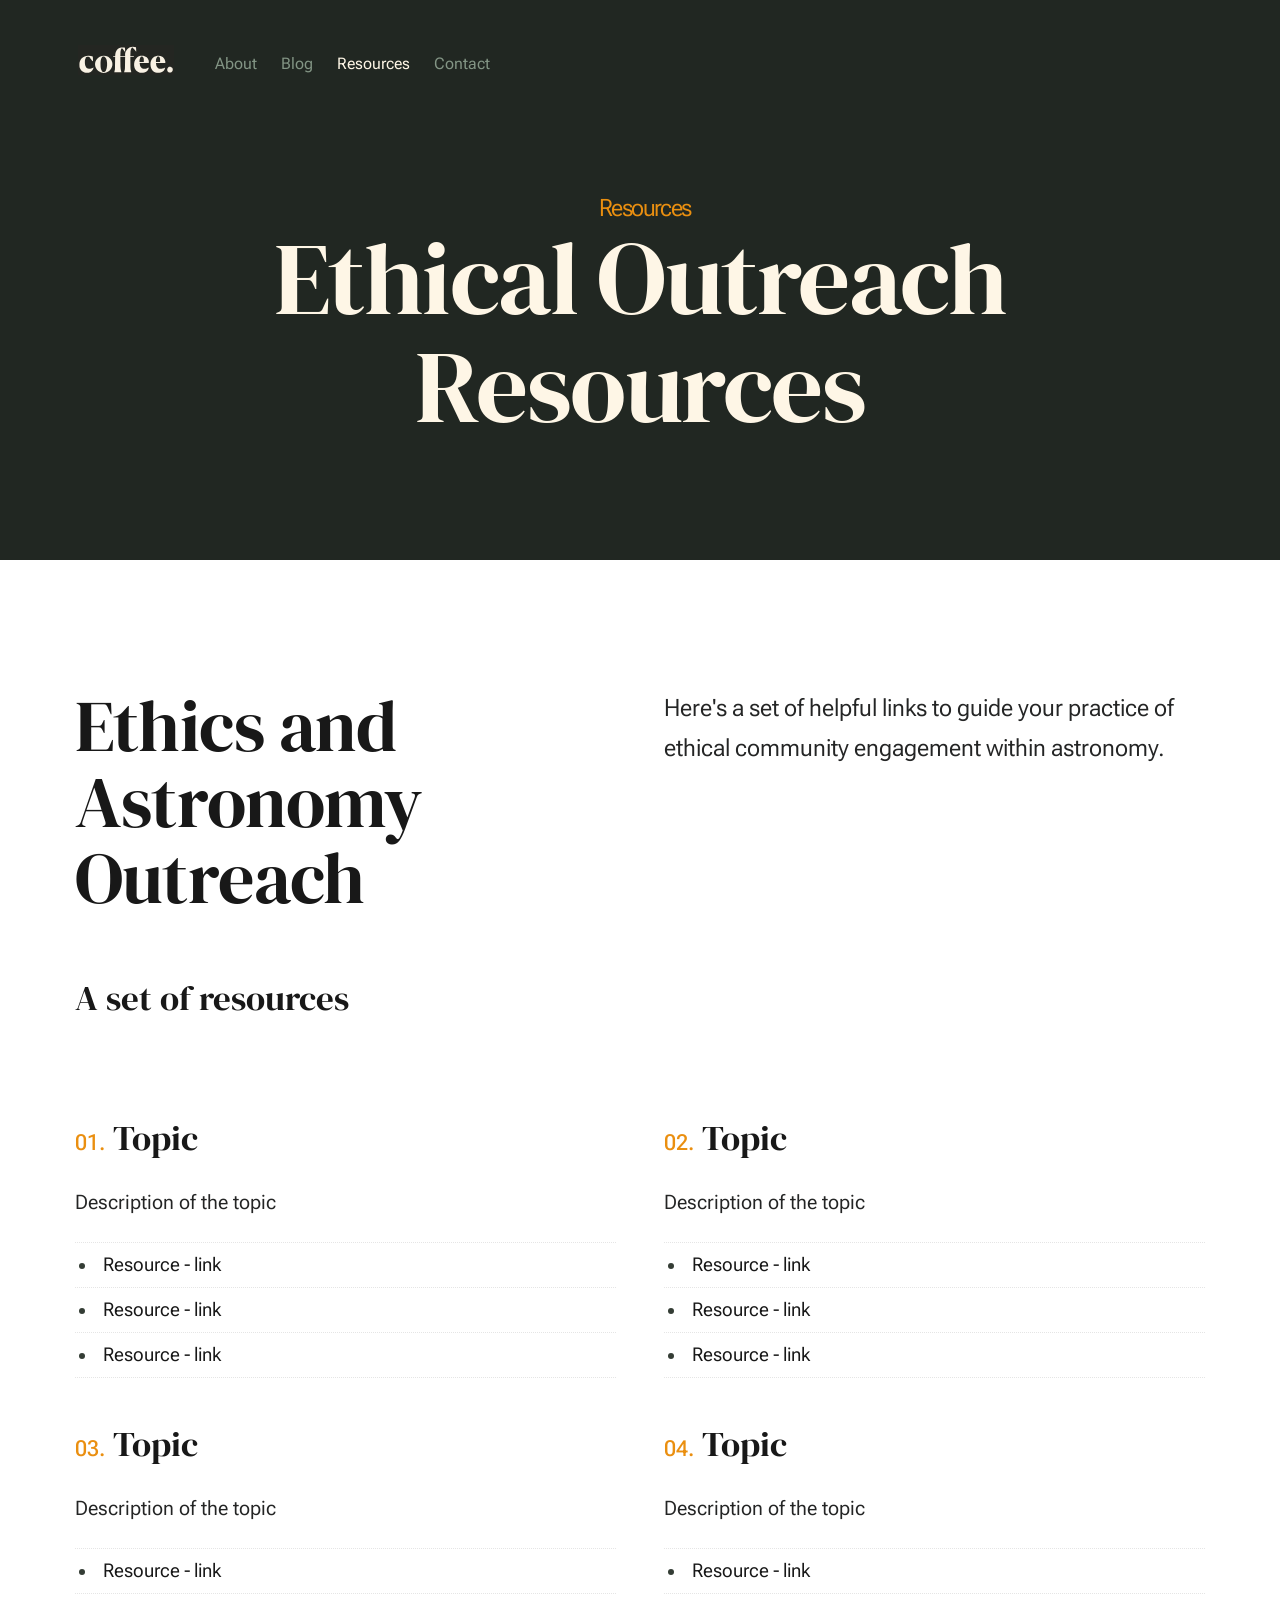
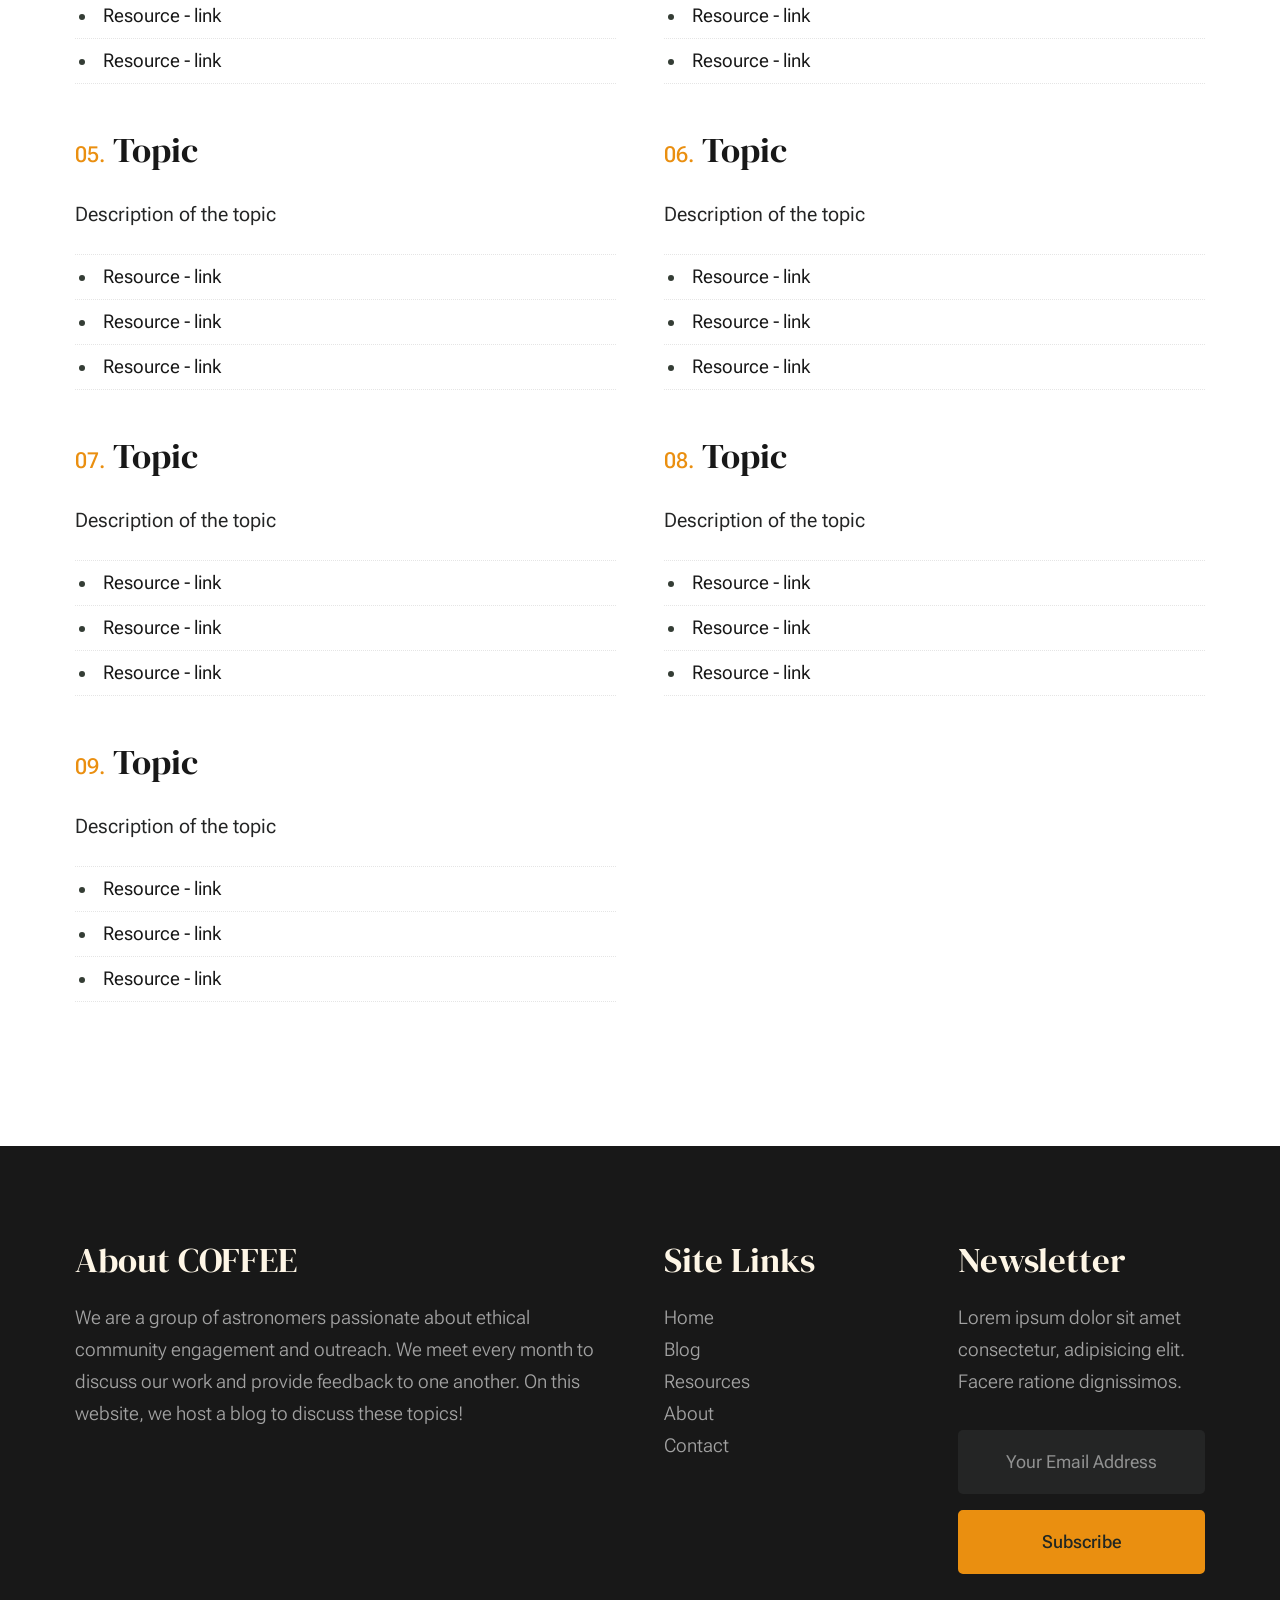
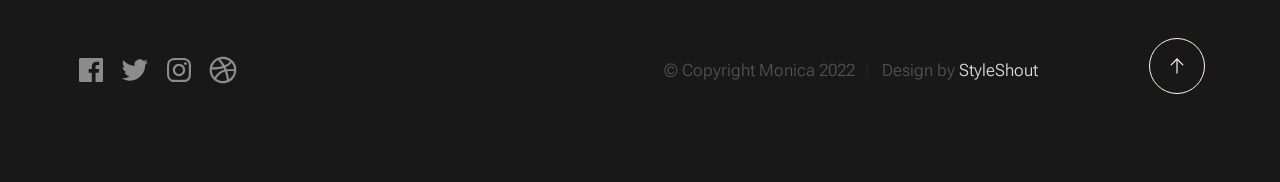
<file: services.html>
<!DOCTYPE html>
<html lang="en" class="no-js" >
<head>

    <!--- basic page needs
    ================================================== -->
    <meta charset="utf-8">
    <meta name="viewport" content="width=device-width, initial-scale=1">
    <title>Resources - COFFEE</title>

    <script>
        document.documentElement.classList.remove('no-js');
        document.documentElement.classList.add('js');
    </script>

    <!-- CSS
    ================================================== -->
    <link rel="stylesheet" href="css/vendor.css">
    <link rel="stylesheet" href="css/styles.css">

    <!-- favicons
    ================================================== -->
    <link rel="apple-touch-icon" sizes="180x180" href="apple-touch-icon.png">
    <link rel="icon" type="image/png" sizes="32x32" href="favicon-32x32.png">
    <link rel="icon" type="image/png" sizes="16x16" href="favicon-16x16.png">
    <link rel="manifest" href="site.webmanifest">

</head>


<body id="top">


    <!-- preloader
    ================================================== -->
    <div id="preloader">
        <div id="loader" class="dots-fade">
            <div></div>
            <div></div>
            <div></div>
        </div>
    </div>


    <!-- page wrap
    ================================================== -->
    <div id="page" class="s-pagewrap">

        <!-- # site header 
        ================================================== -->
        <header class="s-header">

            <div class="row s-header__inner width-sixteen-col">

                <div class="s-header__block">
                    <div class="s-header__logo">
                        <a class="logo" href="index.html">
                            <img src="images/logo.svg" alt="Homepage">
                        </a>
                    </div>

                    <a class="s-header__menu-toggle" href="#0"><span>Menu</span></a>
                </div> <!-- end s-header__block -->

                <nav class="s-header__nav">
    
                    <ul class="s-header__menu-links">
                        <li><a href="about.html">About</a></li>
                        <li><a href="blog.html">Blog</a></li>
                        <li class="current"><a href="services.html">Resources</a></li>
                        <li><a href="contact.html">Contact</a></li>
                    </ul> <!-- s-header__menu-links -->
<!--  -->
    
                </nav> <!-- end s-header__nav -->

            </div> <!-- end s-header__inner -->

        </header> <!-- end s-header -->

        <!-- # site main content
        ================================================== -->
        <section id="content" class="s-content">

               <section class="s-pageheader pageheader">
                    <div class="row">
                        <div class="column xl-12">
                            <h1 class="page-title">
                                <span class="page-title__small-type text-pretitle">Resources</span>
                                Ethical Outreach <br> Resources
                            </h1>
                            
                        </div>
                    </div>
               </section> <!-- pageheader -->  

               <section class="s-pagecontent pagecontent">

                    <div class="row pageintro">
                        <div class="column xl-6 lg-12">
                            <h2 class="text-display-title">Ethics and Astronomy Outreach</h2>
                            <h3 >A set of resources</h3>
                        </div>
                        <div class="column xl-6 lg-12 u-flexitem-x-right">
                            <p class="lead">
                             Here's a set of helpful links to guide your practice of ethical community engagement within astronomy. 
                            </p>
                        </div>                       
                    </div>  <!-- pageintro -->       

                    <div class="row">
                        <div class="column xl-12 grid-block">             
                            
                            <div class="grid-full grid-list-items list-items show-ctr">
                                
                                <div class="grid-list-items__item list-items__item">
                                    <div class="list-items__item-header">
                                        <h3 class="list-items__item-title">Topic</h3>
                                    </div>
                                    <div class="list-items__item-text">
                                        <p>
                                        Description of the topic
                                        </p>

                                        <ul class="list-services">
                                            <li>Resource  - link </li>
                                            <li>Resource  - link </li>
                                            <li>Resource  - link </li>
                                        </ul>
                                    </div>
                                </div> <!-- end list-items__item -->
                                <div class="grid-list-items__item list-items__item">
                                    <div class="list-items__item-header">
                                        <h3 class="list-items__item-title">Topic</h3>
                                    </div>
                                    <div class="list-items__item-text">
                                        <p>
                                        Description of the topic
                                        </p>

                                        <ul class="list-services">
                                            <li>Resource  - link </li>
                                            <li>Resource  - link </li>
                                            <li>Resource  - link </li>
                                        </ul>
                                    </div>
                                </div> <!-- end list-items__item -->
                                <div class="grid-list-items__item list-items__item">
                                    <div class="list-items__item-header">
                                        <h3 class="list-items__item-title">Topic</h3>
                                    </div>
                                    <div class="list-items__item-text">
                                        <p>
                                        Description of the topic
                                        </p>

                                        <ul class="list-services">
                                            <li>Resource  - link </li>
                                            <li>Resource  - link </li>
                                            <li>Resource  - link </li>
                                        </ul>
                                    </div>
                                </div> <!-- end list-items__item -->
                                <div class="grid-list-items__item list-items__item">
                                    <div class="list-items__item-header">
                                        <h3 class="list-items__item-title">Topic</h3>
                                    </div>
                                    <div class="list-items__item-text">
                                        <p>
                                        Description of the topic
                                        </p>

                                        <ul class="list-services">
                                            <li>Resource  - link </li>
                                            <li>Resource  - link </li>
                                            <li>Resource  - link </li>
                                        </ul>
                                    </div>
                                </div> <!-- end list-items__item -->
                                <div class="grid-list-items__item list-items__item">
                                    <div class="list-items__item-header">
                                        <h3 class="list-items__item-title">Topic</h3>
                                    </div>
                                    <div class="list-items__item-text">
                                        <p>
                                        Description of the topic
                                        </p>

                                        <ul class="list-services">
                                            <li>Resource  - link </li>
                                            <li>Resource  - link </li>
                                            <li>Resource  - link </li>
                                        </ul>
                                    </div>
                                </div> <!-- end list-items__item -->
                                <div class="grid-list-items__item list-items__item">
                                    <div class="list-items__item-header">
                                        <h3 class="list-items__item-title">Topic</h3>
                                    </div>
                                    <div class="list-items__item-text">
                                        <p>
                                        Description of the topic
                                        </p>

                                        <ul class="list-services">
                                            <li>Resource  - link </li>
                                            <li>Resource  - link </li>
                                            <li>Resource  - link </li>
                                        </ul>
                                    </div>
                                </div> <!-- end list-items__item -->
                                <div class="grid-list-items__item list-items__item">
                                    <div class="list-items__item-header">
                                        <h3 class="list-items__item-title">Topic</h3>
                                    </div>
                                    <div class="list-items__item-text">
                                        <p>
                                        Description of the topic
                                        </p>

                                        <ul class="list-services">
                                            <li>Resource  - link </li>
                                            <li>Resource  - link </li>
                                            <li>Resource  - link </li>
                                        </ul>
                                    </div>
                                </div> <!-- end list-items__item -->
                                <div class="grid-list-items__item list-items__item">
                                    <div class="list-items__item-header">
                                        <h3 class="list-items__item-title">Topic</h3>
                                    </div>
                                    <div class="list-items__item-text">
                                        <p>
                                        Description of the topic
                                        </p>

                                        <ul class="list-services">
                                            <li>Resource  - link </li>
                                            <li>Resource  - link </li>
                                            <li>Resource  - link </li>
                                        </ul>
                                    </div>
                                </div> <!-- end list-items__item -->
                                <div class="grid-list-items__item list-items__item">
                                    <div class="list-items__item-header">
                                        <h3 class="list-items__item-title">Topic</h3>
                                    </div>
                                    <div class="list-items__item-text">
                                        <p>
                                        Description of the topic
                                        </p>

                                        <ul class="list-services">
                                            <li>Resource  - link </li>
                                            <li>Resource  - link </li>
                                            <li>Resource  - link </li>
                                        </ul>
                                    </div>
                                </div> <!-- end list-items__item -->
    
                            </div> <!-- grid-list-items -->
                           

                        </div> <!-- end grid-block-->
                    </div> <!-- end row -->
 
               </section> <!-- pagecontent -->

        </section> <!-- s-content-->

        <!-- # footer 
        ================================================== -->
        <footer class="s-footer">
            <div class="row s-footer__content">
                <div class="column xl-6 lg-6 md-12 s-footer__block s-footer__about">                    
                    <h3>About COFFEE</h3>
                    <p>
                        We are a group of astronomers passionate about ethical community engagement and outreach.
                        We meet every month to discuss our work and provide feedback to one another. 
                        On this website, we host a blog to discuss these topics! 
                    </p>               
                </div>                
                <div class="column xl-3 lg-6 md-12 s-footer__block s-footer__site-links">
                    <h3>Site Links</h3>
                    <ul class="link-list">
                        <li><a href="index.html">Home</a></li>
                        <li><a href="blog.html">Blog</a></li>
                        <li><a href="services.html">Resources</a></li>
                        <li><a href="about.html">About</a></li>
                        <li><a href="contact.html">Contact</a></li>
                        <!-- <li><a href="https://www.dreamhost.com/r.cgi?287326">DreamHost</a></li> -->
                    </ul>
                </div>
                <div class="column xl-3 lg-6 md-12 tab-12 s-footer__block s-footer__newsletter">
                    <h3>Newsletter</h3>

                    <p>
                    Lorem ipsum dolor sit amet consectetur, adipisicing elit. Facere ratione dignissimos.
                    </p>

                    <div class="subscribe-form">
                        <form id="mc-form" class="mc-form">
                            <input type="email" name="EMAIL" id="mce-EMAIL" class="u-fullwidth text-center" placeholder="Your Email Address" title="The domain portion of the email address is invalid (the portion after the @)." pattern="^([^\x00-\x20\x22\x28\x29\x2c\x2e\x3a-\x3c\x3e\x40\x5b-\x5d\x7f-\xff]+|\x22([^\x0d\x22\x5c\x80-\xff]|\x5c[\x00-\x7f])*\x22)(\x2e([^\x00-\x20\x22\x28\x29\x2c\x2e\x3a-\x3c\x3e\x40\x5b-\x5d\x7f-\xff]+|\x22([^\x0d\x22\x5c\x80-\xff]|\x5c[\x00-\x7f])*\x22))*\x40([^\x00-\x20\x22\x28\x29\x2c\x2e\x3a-\x3c\x3e\x40\x5b-\x5d\x7f-\xff]+|\x5b([^\x0d\x5b-\x5d\x80-\xff]|\x5c[\x00-\x7f])*\x5d)(\x2e([^\x00-\x20\x22\x28\x29\x2c\x2e\x3a-\x3c\x3e\x40\x5b-\x5d\x7f-\xff]+|\x5b([^\x0d\x5b-\x5d\x80-\xff]|\x5c[\x00-\x7f])*\x5d))*(\.\w{2,})+$" required>
                            <input type="submit" name="subscribe" value="Subscribe" class="btn btn--primary btn--small u-fullwidth">
                            <!-- <div style="position: absolute; left: -5000px;" aria-hidden="true"><input type="text" name="b_cdb7b577e41181934ed6a6a44_9a91cfe7b3" tabindex="-1" value=""></div> -->
                            <div class="mc-status"></div>
                        </form>
                    </div>
                </div>
            </div>    
            
            <div class="row s-footer__bottom">
                <div class="column xl-6 lg-12">
                    <ul class="s-footer__social social-list">
                        <li>
                            <a href="#0">
                                <svg xmlns="http://www.w3.org/2000/svg" width="24" height="24" viewBox="0 0 24 24" style="fill:rgba(0, 0, 0, 1);transform:;-ms-filter:"><path d="M20,3H4C3.447,3,3,3.448,3,4v16c0,0.552,0.447,1,1,1h8.615v-6.96h-2.338v-2.725h2.338v-2c0-2.325,1.42-3.592,3.5-3.592 c0.699-0.002,1.399,0.034,2.095,0.107v2.42h-1.435c-1.128,0-1.348,0.538-1.348,1.325v1.735h2.697l-0.35,2.725h-2.348V21H20 c0.553,0,1-0.448,1-1V4C21,3.448,20.553,3,20,3z"></path></svg>
                                <span class="u-screen-reader-text">Facebook</span>
                            </a>
                        </li>
                        <li>
                            <a href="#0">
                                <svg xmlns="http://www.w3.org/2000/svg" width="24" height="24" viewBox="0 0 24 24" style="fill:rgba(0, 0, 0, 1);transform:;-ms-filter:"><path d="M19.633,7.997c0.013,0.175,0.013,0.349,0.013,0.523c0,5.325-4.053,11.461-11.46,11.461c-2.282,0-4.402-0.661-6.186-1.809 c0.324,0.037,0.636,0.05,0.973,0.05c1.883,0,3.616-0.636,5.001-1.721c-1.771-0.037-3.255-1.197-3.767-2.793 c0.249,0.037,0.499,0.062,0.761,0.062c0.361,0,0.724-0.05,1.061-0.137c-1.847-0.374-3.23-1.995-3.23-3.953v-0.05 c0.537,0.299,1.16,0.486,1.82,0.511C3.534,9.419,2.823,8.184,2.823,6.787c0-0.748,0.199-1.434,0.548-2.032 c1.983,2.443,4.964,4.04,8.306,4.215c-0.062-0.3-0.1-0.611-0.1-0.923c0-2.22,1.796-4.028,4.028-4.028 c1.16,0,2.207,0.486,2.943,1.272c0.91-0.175,1.782-0.512,2.556-0.973c-0.299,0.935-0.936,1.721-1.771,2.22 c0.811-0.088,1.597-0.312,2.319-0.624C21.104,6.712,20.419,7.423,19.633,7.997z"></path></svg>
                                <span class="u-screen-reader-text">Twitter</span>
                            </a>
                        </li>
                        <li>
                            <a href="#0">
                                <svg xmlns="http://www.w3.org/2000/svg" width="24" height="24" viewBox="0 0 24 24" style="fill:rgba(0, 0, 0, 1);transform:;-ms-filter:"><path d="M11.999,7.377c-2.554,0-4.623,2.07-4.623,4.623c0,2.554,2.069,4.624,4.623,4.624c2.552,0,4.623-2.07,4.623-4.624 C16.622,9.447,14.551,7.377,11.999,7.377L11.999,7.377z M11.999,15.004c-1.659,0-3.004-1.345-3.004-3.003 c0-1.659,1.345-3.003,3.004-3.003s3.002,1.344,3.002,3.003C15.001,13.659,13.658,15.004,11.999,15.004L11.999,15.004z"></path><circle cx="16.806" cy="7.207" r="1.078"></circle><path d="M20.533,6.111c-0.469-1.209-1.424-2.165-2.633-2.632c-0.699-0.263-1.438-0.404-2.186-0.42 c-0.963-0.042-1.268-0.054-3.71-0.054s-2.755,0-3.71,0.054C7.548,3.074,6.809,3.215,6.11,3.479C4.9,3.946,3.945,4.902,3.477,6.111 c-0.263,0.7-0.404,1.438-0.419,2.186c-0.043,0.962-0.056,1.267-0.056,3.71c0,2.442,0,2.753,0.056,3.71 c0.015,0.748,0.156,1.486,0.419,2.187c0.469,1.208,1.424,2.164,2.634,2.632c0.696,0.272,1.435,0.426,2.185,0.45 c0.963,0.042,1.268,0.055,3.71,0.055s2.755,0,3.71-0.055c0.747-0.015,1.486-0.157,2.186-0.419c1.209-0.469,2.164-1.424,2.633-2.633 c0.263-0.7,0.404-1.438,0.419-2.186c0.043-0.962,0.056-1.267,0.056-3.71s0-2.753-0.056-3.71C20.941,7.57,20.801,6.819,20.533,6.111z M19.315,15.643c-0.007,0.576-0.111,1.147-0.311,1.688c-0.305,0.787-0.926,1.409-1.712,1.711c-0.535,0.199-1.099,0.303-1.67,0.311 c-0.95,0.044-1.218,0.055-3.654,0.055c-2.438,0-2.687,0-3.655-0.055c-0.569-0.007-1.135-0.112-1.669-0.311 c-0.789-0.301-1.414-0.923-1.719-1.711c-0.196-0.534-0.302-1.099-0.311-1.669c-0.043-0.95-0.053-1.218-0.053-3.654 c0-2.437,0-2.686,0.053-3.655c0.007-0.576,0.111-1.146,0.311-1.687c0.305-0.789,0.93-1.41,1.719-1.712 c0.534-0.198,1.1-0.303,1.669-0.311c0.951-0.043,1.218-0.055,3.655-0.055c2.437,0,2.687,0,3.654,0.055 c0.571,0.007,1.135,0.112,1.67,0.311c0.786,0.303,1.407,0.925,1.712,1.712c0.196,0.534,0.302,1.099,0.311,1.669 c0.043,0.951,0.054,1.218,0.054,3.655c0,2.436,0,2.698-0.043,3.654H19.315z"></path></svg>
                                <span class="u-screen-reader-text">Instagram</span>
                            </a>
                        </li>
                        <li>
                            <a href="#0">
                                <svg xmlns="http://www.w3.org/2000/svg" width="24" height="24" viewBox="0 0 24 24" style="fill: rgba(0, 0, 0, 1);transform: ;msFilter:;"><path d="M20.66 6.98a9.932 9.932 0 0 0-3.641-3.64C15.486 2.447 13.813 2 12 2s-3.486.447-5.02 1.34c-1.533.893-2.747 2.107-3.64 3.64S2 10.187 2 12s.446 3.487 1.34 5.02a9.924 9.924 0 0 0 3.641 3.64C8.514 21.553 10.187 22 12 22s3.486-.447 5.02-1.34a9.932 9.932 0 0 0 3.641-3.64C21.554 15.487 22 13.813 22 12s-.446-3.487-1.34-5.02zM12 3.66c2 0 3.772.64 5.32 1.919-.92 1.174-2.286 2.14-4.1 2.9-1.002-1.813-2.088-3.327-3.261-4.54A7.715 7.715 0 0 1 12 3.66zM5.51 6.8a8.116 8.116 0 0 1 2.711-2.22c1.212 1.201 2.325 2.7 3.34 4.5-2 .6-4.114.9-6.341.9-.573 0-1.006-.013-1.3-.04A8.549 8.549 0 0 1 5.51 6.8zM3.66 12c0-.054.003-.12.01-.2.007-.08.01-.146.01-.2.254.014.641.02 1.161.02 2.666 0 5.146-.367 7.439-1.1.187.373.381.793.58 1.26-1.32.293-2.674 1.006-4.061 2.14S6.4 16.247 5.76 17.5c-1.4-1.587-2.1-3.42-2.1-5.5zM12 20.34c-1.894 0-3.594-.587-5.101-1.759.601-1.187 1.524-2.322 2.771-3.401 1.246-1.08 2.483-1.753 3.71-2.02a29.441 29.441 0 0 1 1.56 6.62 8.166 8.166 0 0 1-2.94.56zm7.08-3.96a8.351 8.351 0 0 1-2.58 2.621c-.24-2.08-.7-4.107-1.379-6.081.932-.066 1.765-.1 2.5-.1.799 0 1.686.034 2.659.1a8.098 8.098 0 0 1-1.2 3.46zm-1.24-5c-1.16 0-2.233.047-3.22.14a27.053 27.053 0 0 0-.68-1.62c2.066-.906 3.532-2.006 4.399-3.3 1.2 1.414 1.854 3.027 1.96 4.84-.812-.04-1.632-.06-2.459-.06z"></path></svg>
                                <span class="u-screen-reader-text">Dribbble</span>
                            </a>
                        </li>
                    </ul> <!-- end s-footer__social -->
                </div>
                <div class="column xl-6 lg-12">
                    <p class="ss-copyright">
                        <span>© Copyright Monica 2022</span> 
                        <span>Design by <a href="https://www.styleshout.com/">StyleShout</a></span>
                    </p>
                </div>

                <div class="ss-go-top">
                    <a class="smoothscroll" title="Back to Top" href="#top">
                        <svg xmlns="http://www.w3.org/2000/svg" viewBox="0 0 24 24" width="36" height="36" fill="none" stroke="#ffffff" stroke-width="1" stroke-linecap="round" stroke-linejoin="round">&lt;!--!  Atomicons Free 1.00 by @atisalab License - https://atomicons.com/license/ (Icons: CC BY 4.0) Copyright 2021 Atomicons --&gt;<polyline points="17 11 12 6 7 11"></polyline><line x1="12" y1="18" x2="12" y2="6"></line></svg>
                    </a>
                </div> <!-- end ss-go-top -->
            </div>
            
        </footer> <!-- end s-footer -->

    </div> <!-- end page-wrap -->

    <!-- Java Script
    ================================================== -->
    <script src="js/plugins.js"></script>
    <script src="js/main.js"></script>

</body>
</html>
</file>
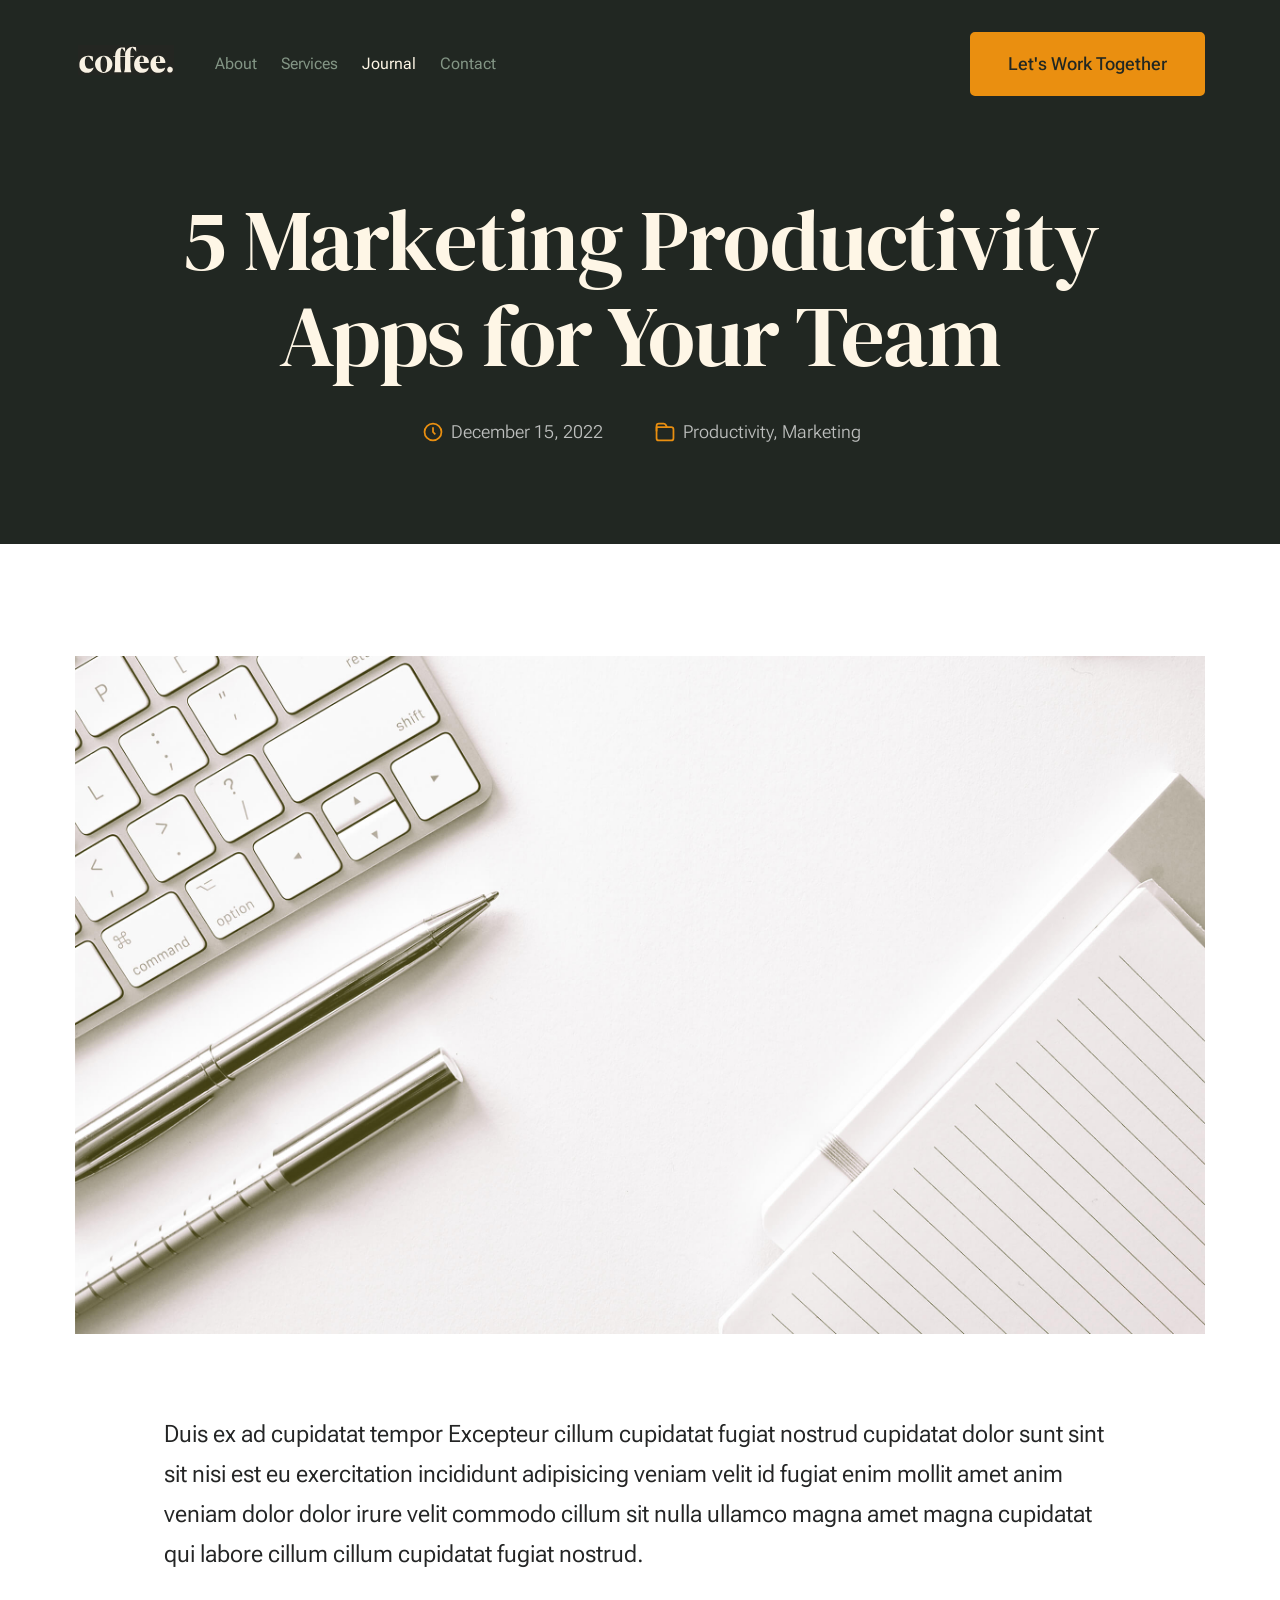
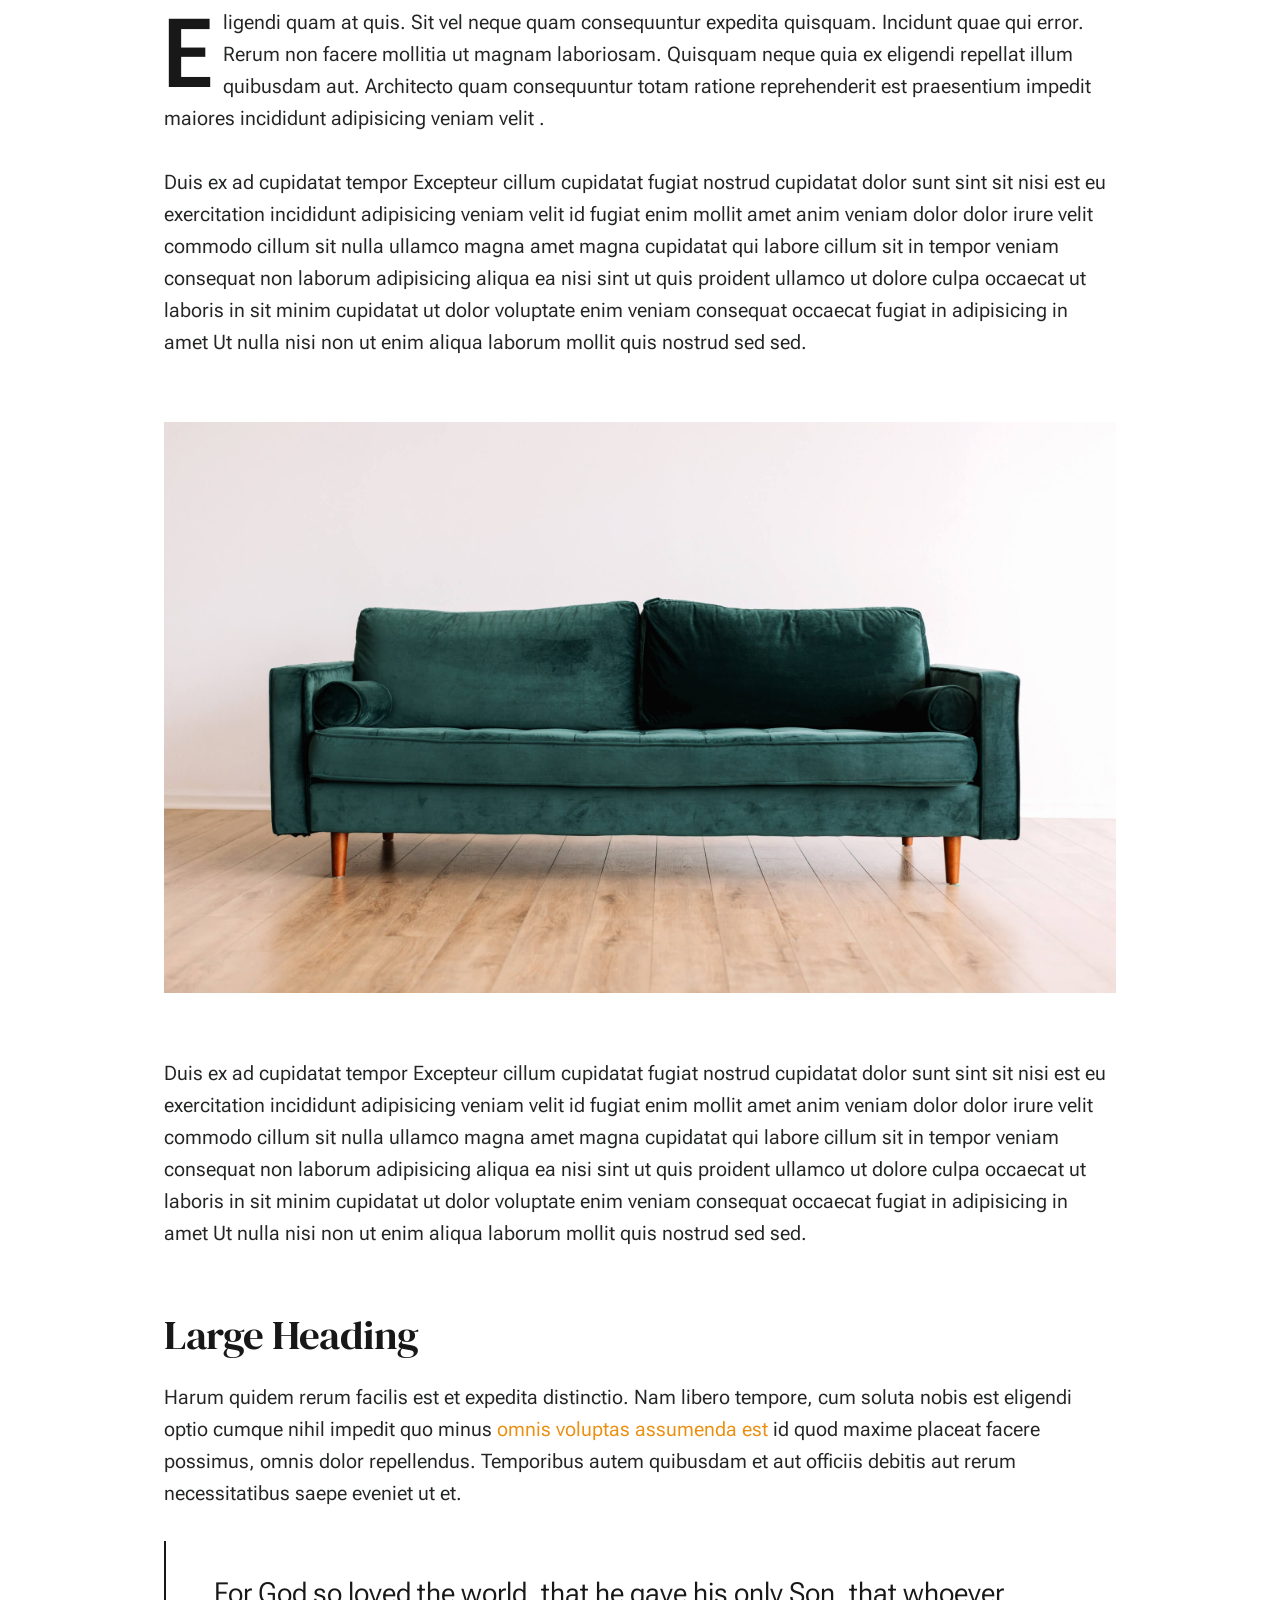
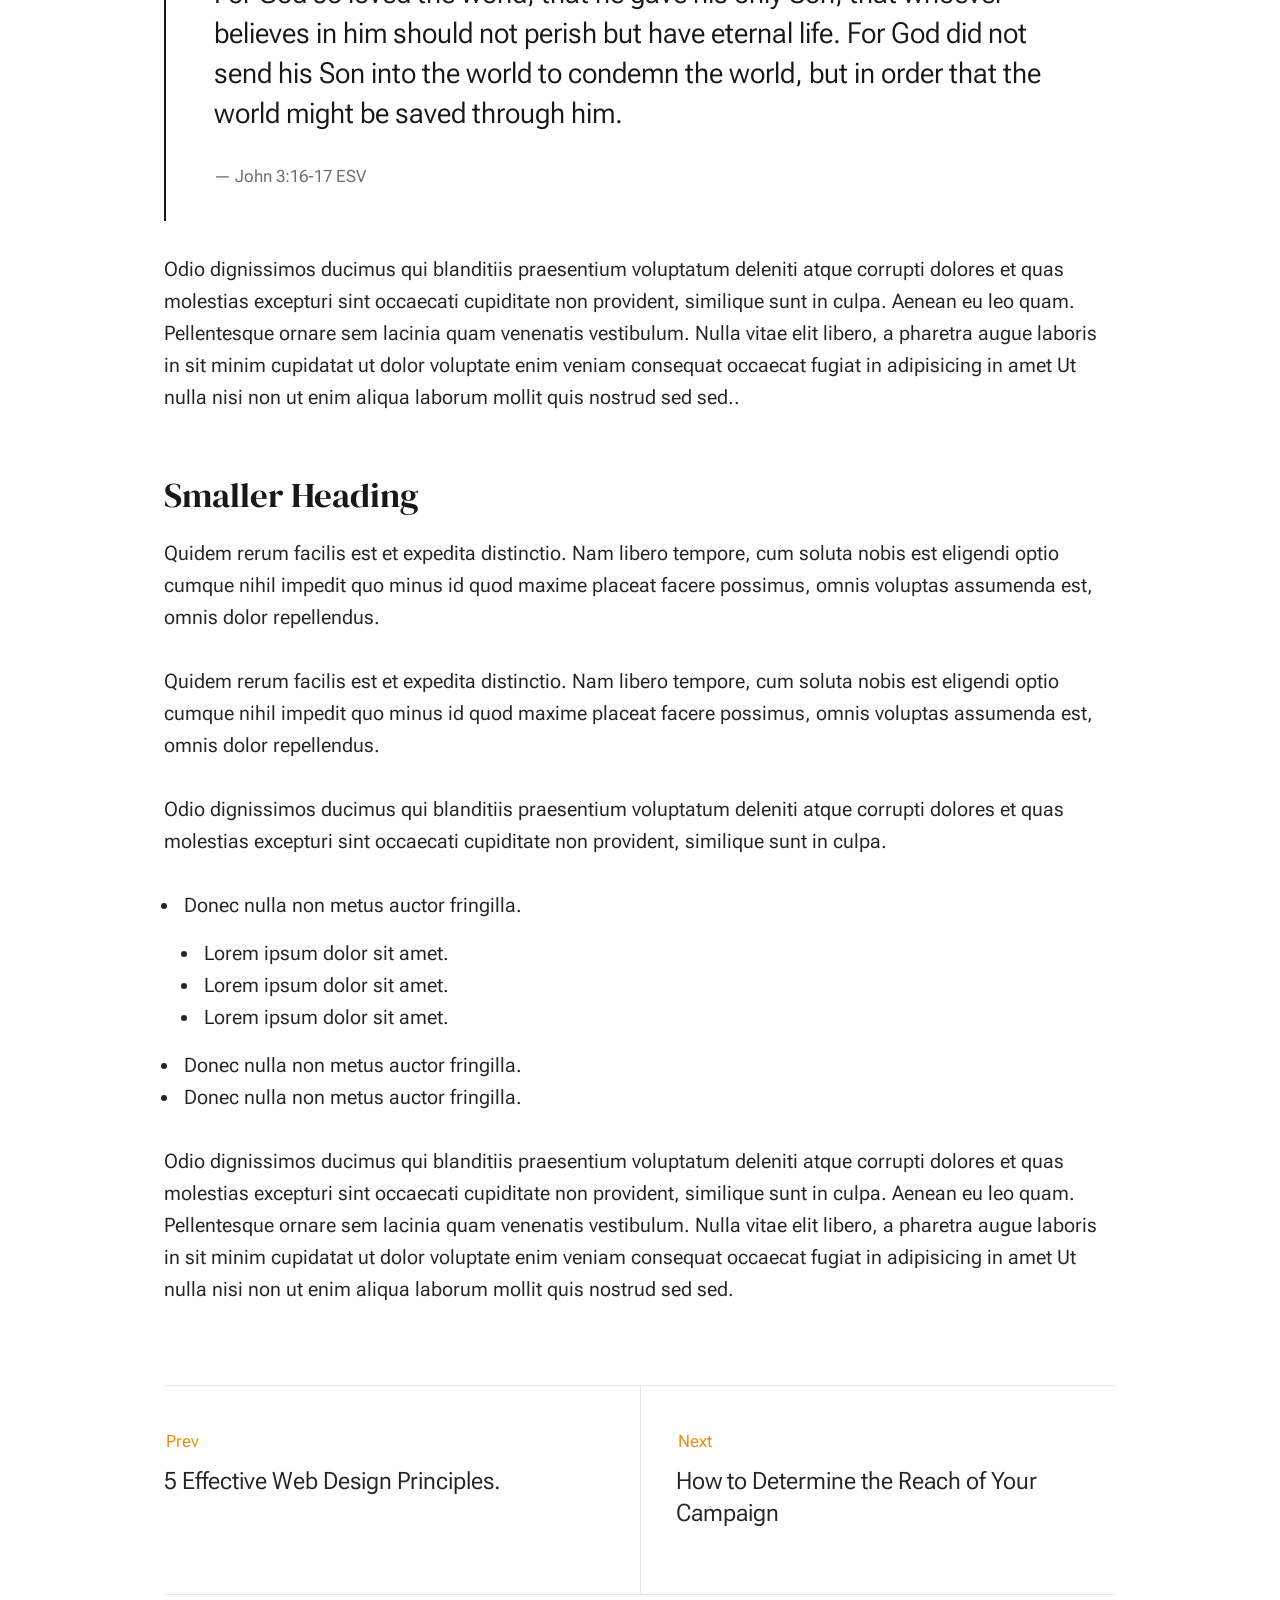
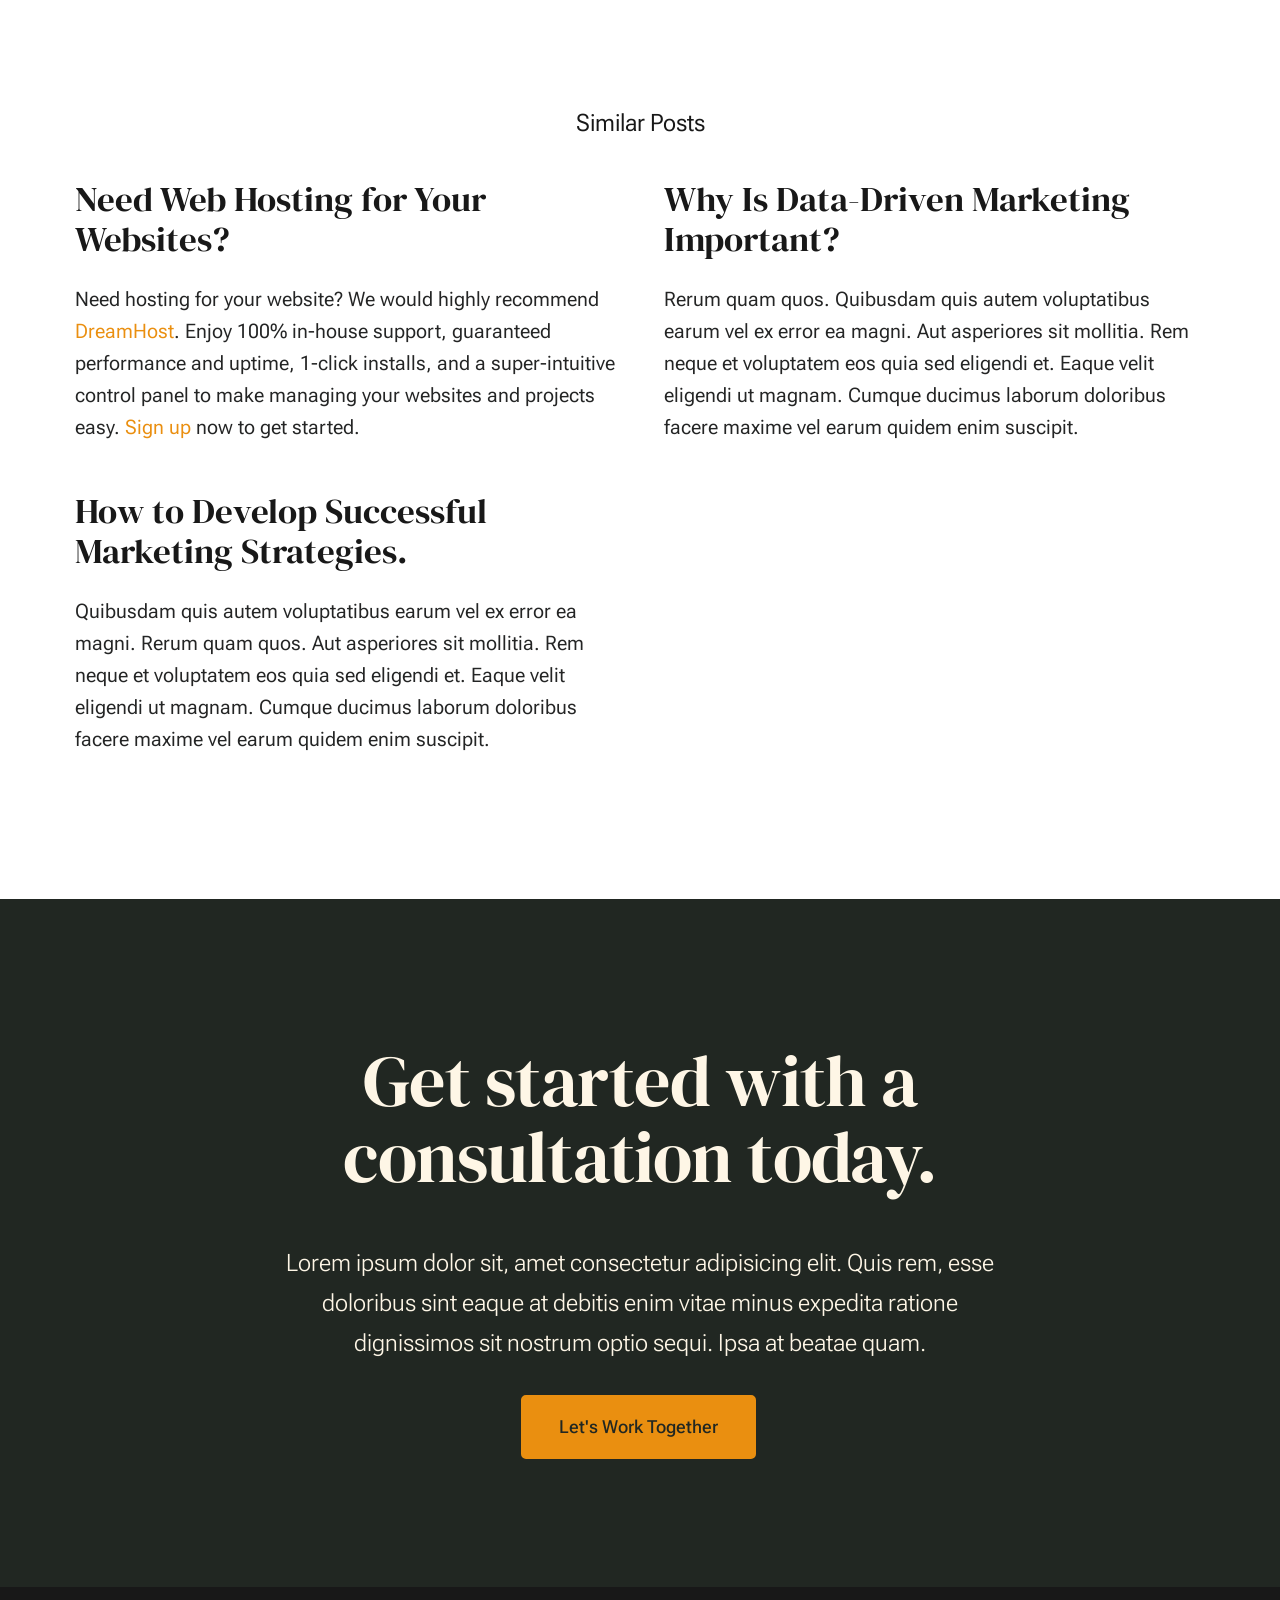
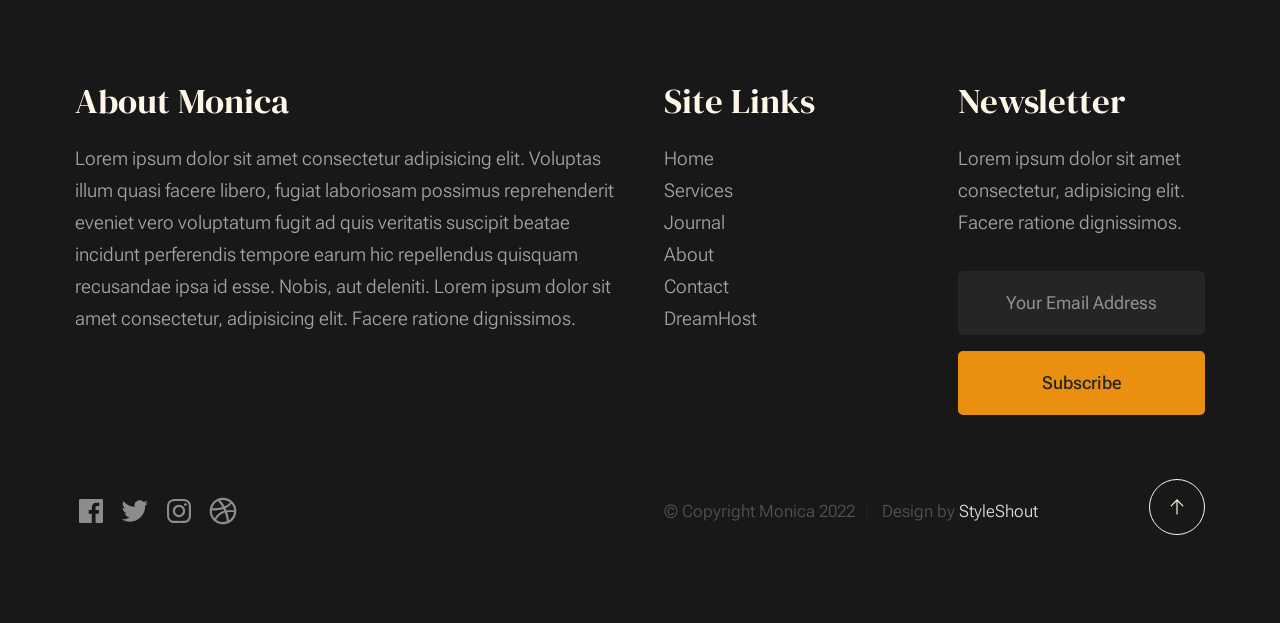
<file: single.html>
<!DOCTYPE html>
<html lang="en" class="no-js" >
<head>

    <!--- basic page needs
    ================================================== -->
    <meta charset="utf-8">
    <meta name="viewport" content="width=device-width, initial-scale=1">
    <title>Single - Monica</title>

    <script>
        document.documentElement.classList.remove('no-js');
        document.documentElement.classList.add('js');
    </script>

    <!-- CSS
    ================================================== -->
    <link rel="stylesheet" href="css/vendor.css">
    <link rel="stylesheet" href="css/styles.css">

    <!-- favicons
    ================================================== -->
    <link rel="apple-touch-icon" sizes="180x180" href="apple-touch-icon.png">
    <link rel="icon" type="image/png" sizes="32x32" href="favicon-32x32.png">
    <link rel="icon" type="image/png" sizes="16x16" href="favicon-16x16.png">
    <link rel="manifest" href="site.webmanifest">

</head>


<body id="top">


    <!-- preloader
    ================================================== -->
    <div id="preloader">
        <div id="loader" class="dots-fade">
            <div></div>
            <div></div>
            <div></div>
        </div>
    </div>


    <!-- page wrap
    ================================================== -->
    <div id="page" class="s-pagewrap">


        <!-- # site header 
        ================================================== -->
        <header class="s-header">

            <div class="row s-header__inner width-sixteen-col">

                <div class="s-header__block">
                    <div class="s-header__logo">
                        <a class="logo" href="index.html">
                            <img src="images/logo.svg" alt="Homepage">
                        </a>
                    </div>

                    <a class="s-header__menu-toggle" href="#0"><span>Menu</span></a>
                </div> <!-- end s-header__block -->

                <nav class="s-header__nav">    
                    <ul class="s-header__menu-links">
                        <li><a href="about.html">About</a></li>
                        <li><a href="services.html">Services</a></li>
                        <li class="current"><a href="blog.html">Journal</a></li>
                        <li><a href="contact.html">Contact</a></li>
                    </ul> <!-- s-header__menu-links -->

                    <div class="s-header__contact">
                        <a href="contact.html" class="btn btn--primary s-header__contact-btn">Let's Work Together</a>
                        
                    </div> <!-- s-header__contact -->    
                </nav> <!-- end s-header__nav -->

            </div> <!-- end s-header__inner -->

        </header> <!-- end s-header -->


        <!-- # site main content
        ================================================== -->
        <article id="content" class="s-content entry">

            <div class="s-pageheader entry__header">
                <div class="row">
                    <div class="column xl-12">

                        <h1 class="entry__title">
                            5 Marketing Productivity Apps for Your Team
                        </h1> <!-- end entry__title -->

                        <div class="entry__meta">
                            <div class="entry__meta-date">
                                <svg width="24" height="24" fill="none" viewBox="0 0 24 24">
                                    <circle cx="12" cy="12" r="7.25" stroke="currentColor" stroke-width="1.5"></circle>
                                    <path stroke="currentColor" stroke-width="1.5" d="M12 8V12L14 14"></path>
                                </svg>
                                December 15, 2022 
                            </div>
                            <div class="entry__meta-cat">
                                <svg width="24" height="24" fill="none" viewBox="0 0 24 24">
                                    <path stroke="currentColor" stroke-linecap="round" stroke-linejoin="round" stroke-width="1.5" d="M19.25 17.25V9.75C19.25 8.64543 18.3546 7.75 17.25 7.75H4.75V17.25C4.75 18.3546 5.64543 19.25 6.75 19.25H17.25C18.3546 19.25 19.25 18.3546 19.25 17.25Z"></path>
                                    <path stroke="currentColor" stroke-linecap="round" stroke-linejoin="round" stroke-width="1.5" d="M13.5 7.5L12.5685 5.7923C12.2181 5.14977 11.5446 4.75 10.8127 4.75H6.75C5.64543 4.75 4.75 5.64543 4.75 6.75V11"></path>
                                </svg>                                      
                                <span class="cat-links">
                                    <a href="blog.html">Productivity</a>
                                    <a href="blog.html">Marketing</a>
                                </span>
                            </div>
                        </div> <!-- end entry__meta -->

                    </div>
                </div>
            </div> <!-- end entry__header --> 

            <div class="s-pagecontent entry__content">

                <div class="row entry__media">
                    <div class="column xl-12">
                        <figure class="featured-image">
                            <img src="images/thumbs/single/standard-1200.jpg" 
                                 srcset="images/thumbs/single/standard-2400.jpg 2400w, 
                                         images/thumbs/single/standard-1200.jpg 1200w, 
                                         images/thumbs/single/standard-600.jpg 600w" sizes="(max-width: 2400px) 100vw, 2400px" alt="">
                        </figure>
                    </div>
                </div> <!-- end entry__media -->

                <div class="row entry__primary width-narrower">
                    <div class="column xl-12"> 

                            <p class="lead">
                            Duis ex ad cupidatat tempor Excepteur cillum cupidatat fugiat nostrud cupidatat dolor 
                            sunt sint sit nisi est eu exercitation incididunt adipisicing veniam velit id fugiat 
                            enim mollit amet anim veniam dolor dolor irure velit commodo cillum sit nulla ullamco 
                            magna amet magna cupidatat qui labore cillum cillum cupidatat fugiat nostrud. </p> 

                            <p class="drop-cap">
                            Eligendi quam at quis. Sit vel neque quam consequuntur expedita quisquam. Incidunt quae 
                            qui error. Rerum non facere mollitia ut magnam laboriosam. Quisquam neque quia ex eligendi 
                            repellat illum quibusdam aut. Architecto quam consequuntur totam ratione reprehenderit est 
                            praesentium impedit maiores incididunt adipisicing veniam velit .
                            </p>
    
                            <p>
                            Duis ex ad cupidatat tempor Excepteur cillum cupidatat fugiat nostrud cupidatat dolor 
                            sunt sint sit nisi est eu exercitation incididunt adipisicing veniam velit id fugiat 
                            enim mollit amet anim veniam dolor dolor irure velit commodo cillum sit nulla ullamco 
                            magna amet magna cupidatat qui labore cillum sit in tempor veniam consequat non laborum 
                            adipisicing aliqua ea nisi sint ut quis proident ullamco ut dolore culpa occaecat ut 
                            laboris in sit minim cupidatat ut dolor voluptate enim veniam consequat occaecat fugiat 
                            in adipisicing in amet Ut nulla nisi non ut enim aliqua laborum mollit quis nostrud sed sed.
                            </p>
            
                            <figure class="alignwide">
                                <img src="images/sample-1200.jpg" 
                                     srcset="images/sample-2400.jpg 2400w, 
                                             images/sample-1200.jpg 1200w, 
                                             images/sample-600.jpg 600w" sizes="(max-width: 2400px) 100vw, 2400px" alt="">
                            </figure>
    
                            <p>
                            Duis ex ad cupidatat tempor Excepteur cillum cupidatat fugiat nostrud cupidatat dolor 
                            sunt sint sit nisi est eu exercitation incididunt adipisicing veniam velit id fugiat 
                            enim mollit amet anim veniam dolor dolor irure velit commodo cillum sit nulla ullamco 
                            magna amet magna cupidatat qui labore cillum sit in tempor veniam consequat non laborum 
                            adipisicing aliqua ea nisi sint ut quis proident ullamco ut dolore culpa occaecat ut 
                            laboris in sit minim cupidatat ut dolor voluptate enim veniam consequat occaecat fugiat 
                            in adipisicing in amet Ut nulla nisi non ut enim aliqua laborum mollit quis nostrud sed sed.
                            </p>
    
                            <h2>Large Heading</h2>
        
                            <p>
                            Harum quidem rerum facilis est et expedita distinctio. Nam libero tempore, cum soluta 
                            nobis est eligendi optio cumque nihil impedit quo minus <a href="http://#">omnis voluptas assumenda est</a> 
                            id quod maxime placeat facere possimus, omnis dolor repellendus. Temporibus autem quibusdam et 
                            aut officiis debitis aut rerum necessitatibus saepe eveniet ut et.</p>
    
                            <blockquote>
                                <p>
                                For God so loved the world, that he gave his only Son, that whoever believes in 
                                him should not perish but have eternal life. For God did not send his Son into 
                                the world to condemn the world, but in order that the world might be 
                                saved through him.
                                </p>
                                <cite>John 3:16-17 ESV</cite>
                            </blockquote>
    
                            <p>
                            Odio dignissimos ducimus qui blanditiis praesentium voluptatum deleniti atque corrupti dolores 
                            et quas molestias excepturi sint occaecati cupiditate non provident, similique sunt in culpa. 
                            Aenean eu leo quam. Pellentesque ornare sem lacinia quam venenatis vestibulum. Nulla vitae elit 
                            libero, a pharetra augue laboris in sit minim cupidatat ut dolor voluptate enim veniam consequat 
                            occaecat fugiat in adipisicing in amet Ut nulla nisi non ut enim aliqua laborum mollit quis nostrud sed sed..</p>
    
                            <h3>Smaller Heading</h3>
    
                            <p>
                            Quidem rerum facilis est et expedita distinctio. Nam libero tempore, cum soluta nobis est 
                            eligendi optio cumque nihil impedit quo minus id quod maxime placeat facere possimus, omnis voluptas 
                            assumenda est, omnis dolor repellendus.
                            </p>
    
                            <p>
                            Quidem rerum facilis est et expedita distinctio. Nam libero tempore, cum soluta nobis est 
                            eligendi optio cumque nihil impedit quo minus id quod maxime placeat facere possimus, omnis voluptas 
                            assumenda est, omnis dolor repellendus.
                            </p>
                                    
                            <p>
                            Odio dignissimos ducimus qui blanditiis praesentium voluptatum deleniti atque corrupti dolores et 
                            quas molestias excepturi sint occaecati cupiditate non provident, similique sunt in culpa.</p>
    
                            <ul>
                                <li>Donec nulla non metus auctor fringilla.
                                    <ul>
                                        <li>Lorem ipsum dolor sit amet.</li>
                                        <li>Lorem ipsum dolor sit amet.</li>
                                        <li>Lorem ipsum dolor sit amet.</li>
                                    </ul>
                                </li>
                                <li>Donec nulla non metus auctor fringilla.</li>
                                <li>Donec nulla non metus auctor fringilla.</li>
                            </ul>
    
                            <p>
                            Odio dignissimos ducimus qui blanditiis praesentium voluptatum deleniti atque corrupti dolores et quas 
                            molestias excepturi sint occaecati cupiditate non provident, similique sunt in culpa. Aenean eu leo quam. 
                            Pellentesque ornare sem lacinia quam venenatis vestibulum. Nulla vitae elit libero, a pharetra augue 
                            laboris in sit minim cupidatat ut dolor voluptate enim veniam consequat occaecat fugiat in adipisicing 
                            in amet Ut nulla nisi non ut enim aliqua laborum mollit quis nostrud sed sed.
                            </p>        

                            <div class="post-nav">
                                <div class="post-nav__prev">
                                    <a href="single-standard.html" rel="prev">
                                        <span>Prev</span>
                                        5 Effective Web Design Principles. 
                                    </a>
                                </div>
                                <div class="post-nav__next">
                                    <a href="single-standard.html" rel="next">
                                        <span>Next</span>
                                        How to Determine the Reach of Your Campaign
                                    </a>
                                </div>
                            </div> <!-- end post-nav -->                                                   
                   
                    </div> <!-- end column-->
                </div> <!-- end entry__primary -->    
                
                <div class="row related-posts">
                    <div class="column xl-12">

                        <h4 class="text-center">Similar Posts</h4>

                        <div class="grid-list-items">
                
                            <div class="grid-list-items__item blog-card">
                                <div class="blog-card__header">
                                    <h3 class="blog-card__title"><a href="https://www.dreamhost.com/r.cgi?287326">Need Web Hosting for Your Websites?</a></h3>
                                </div>
                                <div class="blog-card__text">
                                    <p>
                                    Need hosting for your website? We would highly recommend <a href="https://www.dreamhost.com/r.cgi?287326">DreamHost</a>.
                                    Enjoy 100% in-house support, guaranteed performance and uptime, 1-click installs, and a super-intuitive control 
                                    panel to make managing your websites and projects easy. <a href="https://www.dreamhost.com/r.cgi?287326">Sign up</a> now to get started.
                                    </p>
                                </div>
                            </div> <!-- end blog-card -->
                            <div class="grid-list-items__item blog-card">
                                <div class="blog-card__header">
                                    <h3 class="blog-card__title"><a href="single.html">Why Is Data-Driven Marketing Important?</a></h3>
                                </div>
                                <div class="blog-card__text">
                                    <p>
                                    Rerum quam quos. Quibusdam quis autem voluptatibus earum vel ex error ea magni. Aut asperiores 
                                    sit mollitia. Rem neque et voluptatem eos quia sed eligendi et. Eaque velit eligendi ut 
                                    magnam. Cumque ducimus laborum doloribus facere maxime vel earum quidem enim suscipit.
                                    </p>
                                </div>
                            </div> <!-- end blog-card -->
                            <div class="grid-list-items__item blog-card">
                                <div class="blog-card__header">
                                    <h3 class="blog-card__title"><a href="single.html">How to Develop Successful Marketing Strategies.</a></h3>
                                </div>
                                <div class="blog-card__text">
                                    <p>
                                    Quibusdam quis autem voluptatibus earum vel ex error ea magni. Rerum quam quos. Aut asperiores 
                                    sit mollitia. Rem neque et voluptatem eos quia sed eligendi et. Eaque velit eligendi ut 
                                    magnam. Cumque ducimus laborum doloribus facere maxime vel earum quidem enim suscipit.
                                    </p>
                                </div>
                            </div> <!-- end blog card -->
                        
                        </div> <!-- end grid-list-items -->
                          
                    </div> <!-- end column -->
                </div> <!-- end related-posts --> 

            </div> <!-- end entry__content -->

        </article> <!-- s-content entry-->
        

        <!-- # cta
        ================================================== -->
        <section id="cta" class="s-cta">

            <div class="row row-x-center text-center">
                <div class="column xl-8 lg-12">

                    <div class="s-cta__content">
                        <h2 class="text-display-title">
                        Get started with a consultation today.
                        </h2>
                        <p class="lead">
                        Lorem ipsum dolor sit, amet consectetur adipisicing elit. Quis rem, esse doloribus sint eaque at debitis enim vitae minus expedita ratione dignissimos sit nostrum optio sequi. Ipsa at beatae quam.
                        </p>
                        <a href="contact.html" class="btn btn--primary">Let's Work Together</a>
                    </div>

                </div>
            </div>

        </section> <!-- end s-cta -->


        <!-- # footer 
        ================================================== -->
        <footer class="s-footer">
            <div class="row s-footer__content">
                <div class="column xl-6 lg-6 md-12 s-footer__block s-footer__about">                    
                    <h3>About Monica</h3>
                    <p>
                    Lorem ipsum dolor sit amet consectetur adipisicing elit. Voluptas illum quasi facere libero, 
                    fugiat laboriosam possimus reprehenderit eveniet vero voluptatum fugit ad quis veritatis suscipit beatae 
                    incidunt perferendis tempore earum hic repellendus quisquam recusandae ipsa id esse. Nobis, aut deleniti.
                    Lorem ipsum dolor sit amet consectetur, adipisicing elit. Facere ratione dignissimos.
                    </p>               
                </div>                
                <div class="column xl-3 lg-6 md-12 s-footer__block s-footer__site-links">
                    <h3>Site Links</h3>
                    <ul class="link-list">
                        <li><a href="index.html">Home</a></li>
                        <li><a href="services.html">Services</a></li>
                        <li><a href="blog.html">Journal</a></li>
                        <li><a href="about.html">About</a></li>
                        <li><a href="contact.html">Contact</a></li>
                        <li><a href="https://www.dreamhost.com/r.cgi?287326">DreamHost</a></li>
                    </ul>
                </div>
                <div class="column xl-3 lg-6 md-12 tab-12 s-footer__block s-footer__newsletter">
                    <h3>Newsletter</h3>

                    <p>
                    Lorem ipsum dolor sit amet consectetur, adipisicing elit. Facere ratione dignissimos.
                    </p>

                    <div class="subscribe-form">
                        <form id="mc-form" class="mc-form">
                            <input type="email" name="EMAIL" id="mce-EMAIL" class="u-fullwidth text-center" placeholder="Your Email Address" title="The domain portion of the email address is invalid (the portion after the @)." pattern="^([^\x00-\x20\x22\x28\x29\x2c\x2e\x3a-\x3c\x3e\x40\x5b-\x5d\x7f-\xff]+|\x22([^\x0d\x22\x5c\x80-\xff]|\x5c[\x00-\x7f])*\x22)(\x2e([^\x00-\x20\x22\x28\x29\x2c\x2e\x3a-\x3c\x3e\x40\x5b-\x5d\x7f-\xff]+|\x22([^\x0d\x22\x5c\x80-\xff]|\x5c[\x00-\x7f])*\x22))*\x40([^\x00-\x20\x22\x28\x29\x2c\x2e\x3a-\x3c\x3e\x40\x5b-\x5d\x7f-\xff]+|\x5b([^\x0d\x5b-\x5d\x80-\xff]|\x5c[\x00-\x7f])*\x5d)(\x2e([^\x00-\x20\x22\x28\x29\x2c\x2e\x3a-\x3c\x3e\x40\x5b-\x5d\x7f-\xff]+|\x5b([^\x0d\x5b-\x5d\x80-\xff]|\x5c[\x00-\x7f])*\x5d))*(\.\w{2,})+$" required>
                            <input type="submit" name="subscribe" value="Subscribe" class="btn btn--primary btn--small u-fullwidth">
                            <!-- <div style="position: absolute; left: -5000px;" aria-hidden="true"><input type="text" name="b_cdb7b577e41181934ed6a6a44_9a91cfe7b3" tabindex="-1" value=""></div> -->
                            <div class="mc-status"></div>
                        </form>
                    </div>
                </div>
            </div>    
            
            <div class="row s-footer__bottom">
                <div class="column xl-6 lg-12">
                    <ul class="s-footer__social social-list">
                        <li>
                            <a href="#0">
                                <svg xmlns="http://www.w3.org/2000/svg" width="24" height="24" viewBox="0 0 24 24" style="fill:rgba(0, 0, 0, 1);transform:;-ms-filter:"><path d="M20,3H4C3.447,3,3,3.448,3,4v16c0,0.552,0.447,1,1,1h8.615v-6.96h-2.338v-2.725h2.338v-2c0-2.325,1.42-3.592,3.5-3.592 c0.699-0.002,1.399,0.034,2.095,0.107v2.42h-1.435c-1.128,0-1.348,0.538-1.348,1.325v1.735h2.697l-0.35,2.725h-2.348V21H20 c0.553,0,1-0.448,1-1V4C21,3.448,20.553,3,20,3z"></path></svg>
                                <span class="u-screen-reader-text">Facebook</span>
                            </a>
                        </li>
                        <li>
                            <a href="#0">
                                <svg xmlns="http://www.w3.org/2000/svg" width="24" height="24" viewBox="0 0 24 24" style="fill:rgba(0, 0, 0, 1);transform:;-ms-filter:"><path d="M19.633,7.997c0.013,0.175,0.013,0.349,0.013,0.523c0,5.325-4.053,11.461-11.46,11.461c-2.282,0-4.402-0.661-6.186-1.809 c0.324,0.037,0.636,0.05,0.973,0.05c1.883,0,3.616-0.636,5.001-1.721c-1.771-0.037-3.255-1.197-3.767-2.793 c0.249,0.037,0.499,0.062,0.761,0.062c0.361,0,0.724-0.05,1.061-0.137c-1.847-0.374-3.23-1.995-3.23-3.953v-0.05 c0.537,0.299,1.16,0.486,1.82,0.511C3.534,9.419,2.823,8.184,2.823,6.787c0-0.748,0.199-1.434,0.548-2.032 c1.983,2.443,4.964,4.04,8.306,4.215c-0.062-0.3-0.1-0.611-0.1-0.923c0-2.22,1.796-4.028,4.028-4.028 c1.16,0,2.207,0.486,2.943,1.272c0.91-0.175,1.782-0.512,2.556-0.973c-0.299,0.935-0.936,1.721-1.771,2.22 c0.811-0.088,1.597-0.312,2.319-0.624C21.104,6.712,20.419,7.423,19.633,7.997z"></path></svg>
                                <span class="u-screen-reader-text">Twitter</span>
                            </a>
                        </li>
                        <li>
                            <a href="#0">
                                <svg xmlns="http://www.w3.org/2000/svg" width="24" height="24" viewBox="0 0 24 24" style="fill:rgba(0, 0, 0, 1);transform:;-ms-filter:"><path d="M11.999,7.377c-2.554,0-4.623,2.07-4.623,4.623c0,2.554,2.069,4.624,4.623,4.624c2.552,0,4.623-2.07,4.623-4.624 C16.622,9.447,14.551,7.377,11.999,7.377L11.999,7.377z M11.999,15.004c-1.659,0-3.004-1.345-3.004-3.003 c0-1.659,1.345-3.003,3.004-3.003s3.002,1.344,3.002,3.003C15.001,13.659,13.658,15.004,11.999,15.004L11.999,15.004z"></path><circle cx="16.806" cy="7.207" r="1.078"></circle><path d="M20.533,6.111c-0.469-1.209-1.424-2.165-2.633-2.632c-0.699-0.263-1.438-0.404-2.186-0.42 c-0.963-0.042-1.268-0.054-3.71-0.054s-2.755,0-3.71,0.054C7.548,3.074,6.809,3.215,6.11,3.479C4.9,3.946,3.945,4.902,3.477,6.111 c-0.263,0.7-0.404,1.438-0.419,2.186c-0.043,0.962-0.056,1.267-0.056,3.71c0,2.442,0,2.753,0.056,3.71 c0.015,0.748,0.156,1.486,0.419,2.187c0.469,1.208,1.424,2.164,2.634,2.632c0.696,0.272,1.435,0.426,2.185,0.45 c0.963,0.042,1.268,0.055,3.71,0.055s2.755,0,3.71-0.055c0.747-0.015,1.486-0.157,2.186-0.419c1.209-0.469,2.164-1.424,2.633-2.633 c0.263-0.7,0.404-1.438,0.419-2.186c0.043-0.962,0.056-1.267,0.056-3.71s0-2.753-0.056-3.71C20.941,7.57,20.801,6.819,20.533,6.111z M19.315,15.643c-0.007,0.576-0.111,1.147-0.311,1.688c-0.305,0.787-0.926,1.409-1.712,1.711c-0.535,0.199-1.099,0.303-1.67,0.311 c-0.95,0.044-1.218,0.055-3.654,0.055c-2.438,0-2.687,0-3.655-0.055c-0.569-0.007-1.135-0.112-1.669-0.311 c-0.789-0.301-1.414-0.923-1.719-1.711c-0.196-0.534-0.302-1.099-0.311-1.669c-0.043-0.95-0.053-1.218-0.053-3.654 c0-2.437,0-2.686,0.053-3.655c0.007-0.576,0.111-1.146,0.311-1.687c0.305-0.789,0.93-1.41,1.719-1.712 c0.534-0.198,1.1-0.303,1.669-0.311c0.951-0.043,1.218-0.055,3.655-0.055c2.437,0,2.687,0,3.654,0.055 c0.571,0.007,1.135,0.112,1.67,0.311c0.786,0.303,1.407,0.925,1.712,1.712c0.196,0.534,0.302,1.099,0.311,1.669 c0.043,0.951,0.054,1.218,0.054,3.655c0,2.436,0,2.698-0.043,3.654H19.315z"></path></svg>
                                <span class="u-screen-reader-text">Instagram</span>
                            </a>
                        </li>
                        <li>
                            <a href="#0">
                                <svg xmlns="http://www.w3.org/2000/svg" width="24" height="24" viewBox="0 0 24 24" style="fill: rgba(0, 0, 0, 1);transform: ;msFilter:;"><path d="M20.66 6.98a9.932 9.932 0 0 0-3.641-3.64C15.486 2.447 13.813 2 12 2s-3.486.447-5.02 1.34c-1.533.893-2.747 2.107-3.64 3.64S2 10.187 2 12s.446 3.487 1.34 5.02a9.924 9.924 0 0 0 3.641 3.64C8.514 21.553 10.187 22 12 22s3.486-.447 5.02-1.34a9.932 9.932 0 0 0 3.641-3.64C21.554 15.487 22 13.813 22 12s-.446-3.487-1.34-5.02zM12 3.66c2 0 3.772.64 5.32 1.919-.92 1.174-2.286 2.14-4.1 2.9-1.002-1.813-2.088-3.327-3.261-4.54A7.715 7.715 0 0 1 12 3.66zM5.51 6.8a8.116 8.116 0 0 1 2.711-2.22c1.212 1.201 2.325 2.7 3.34 4.5-2 .6-4.114.9-6.341.9-.573 0-1.006-.013-1.3-.04A8.549 8.549 0 0 1 5.51 6.8zM3.66 12c0-.054.003-.12.01-.2.007-.08.01-.146.01-.2.254.014.641.02 1.161.02 2.666 0 5.146-.367 7.439-1.1.187.373.381.793.58 1.26-1.32.293-2.674 1.006-4.061 2.14S6.4 16.247 5.76 17.5c-1.4-1.587-2.1-3.42-2.1-5.5zM12 20.34c-1.894 0-3.594-.587-5.101-1.759.601-1.187 1.524-2.322 2.771-3.401 1.246-1.08 2.483-1.753 3.71-2.02a29.441 29.441 0 0 1 1.56 6.62 8.166 8.166 0 0 1-2.94.56zm7.08-3.96a8.351 8.351 0 0 1-2.58 2.621c-.24-2.08-.7-4.107-1.379-6.081.932-.066 1.765-.1 2.5-.1.799 0 1.686.034 2.659.1a8.098 8.098 0 0 1-1.2 3.46zm-1.24-5c-1.16 0-2.233.047-3.22.14a27.053 27.053 0 0 0-.68-1.62c2.066-.906 3.532-2.006 4.399-3.3 1.2 1.414 1.854 3.027 1.96 4.84-.812-.04-1.632-.06-2.459-.06z"></path></svg>
                                <span class="u-screen-reader-text">Dribbble</span>
                            </a>
                        </li>
                    </ul> <!-- end s-footer__social -->
                </div>
                <div class="column xl-6 lg-12">
                    <p class="ss-copyright">
                        <span>© Copyright Monica 2022</span> 
                        <span>Design by <a href="https://www.styleshout.com/">StyleShout</a></span>
                    </p>
                </div>

                <div class="ss-go-top">
                    <a class="smoothscroll" title="Back to Top" href="#top">
                        <svg xmlns="http://www.w3.org/2000/svg" viewBox="0 0 24 24" width="36" height="36" fill="none" stroke="#ffffff" stroke-width="1" stroke-linecap="round" stroke-linejoin="round">&lt;!--!  Atomicons Free 1.00 by @atisalab License - https://atomicons.com/license/ (Icons: CC BY 4.0) Copyright 2021 Atomicons --&gt;<polyline points="17 11 12 6 7 11"></polyline><line x1="12" y1="18" x2="12" y2="6"></line></svg>
                    </a>
                </div> <!-- end ss-go-top -->
            </div>
            
        </footer> <!-- end s-footer -->

    </div> <!-- end page-wrap -->

    <!-- Java Script
    ================================================== -->
    <script src="js/plugins.js"></script>
    <script src="js/main.js"></script>

</body>
</html>
</file>
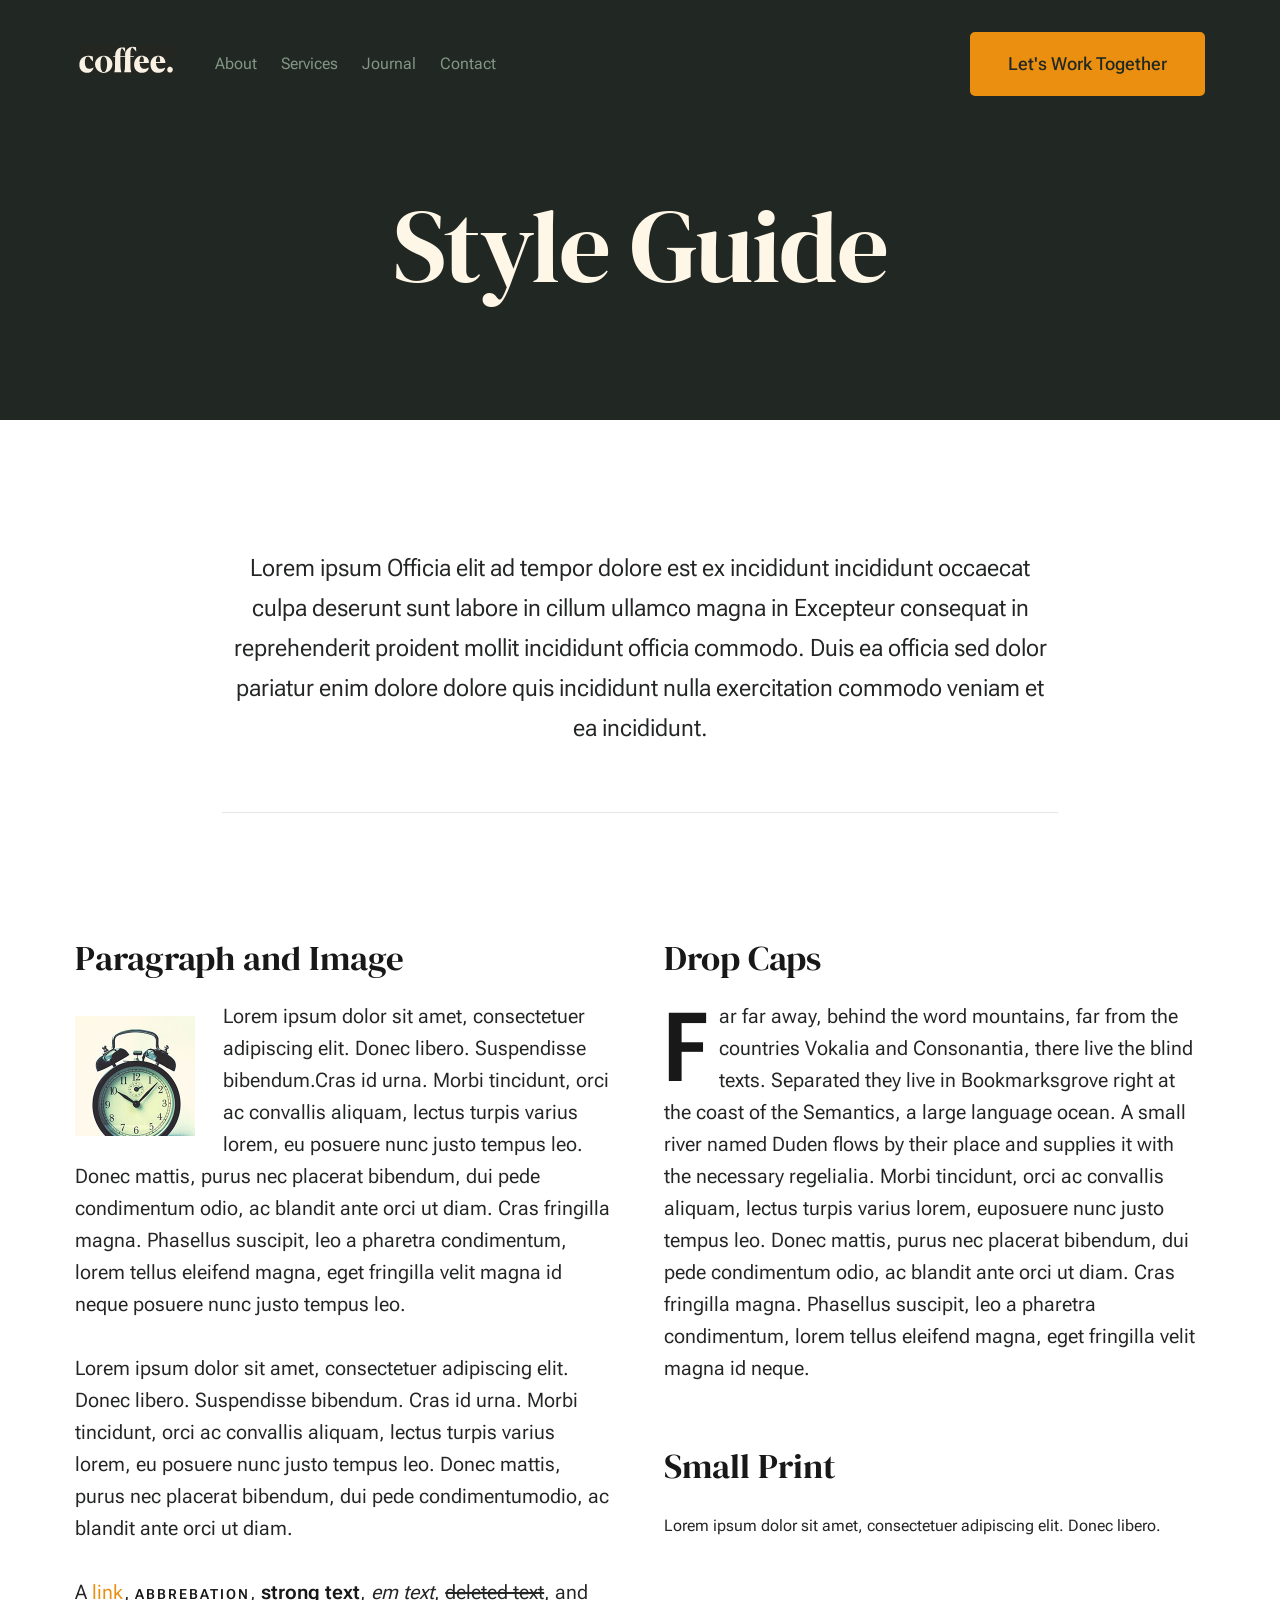
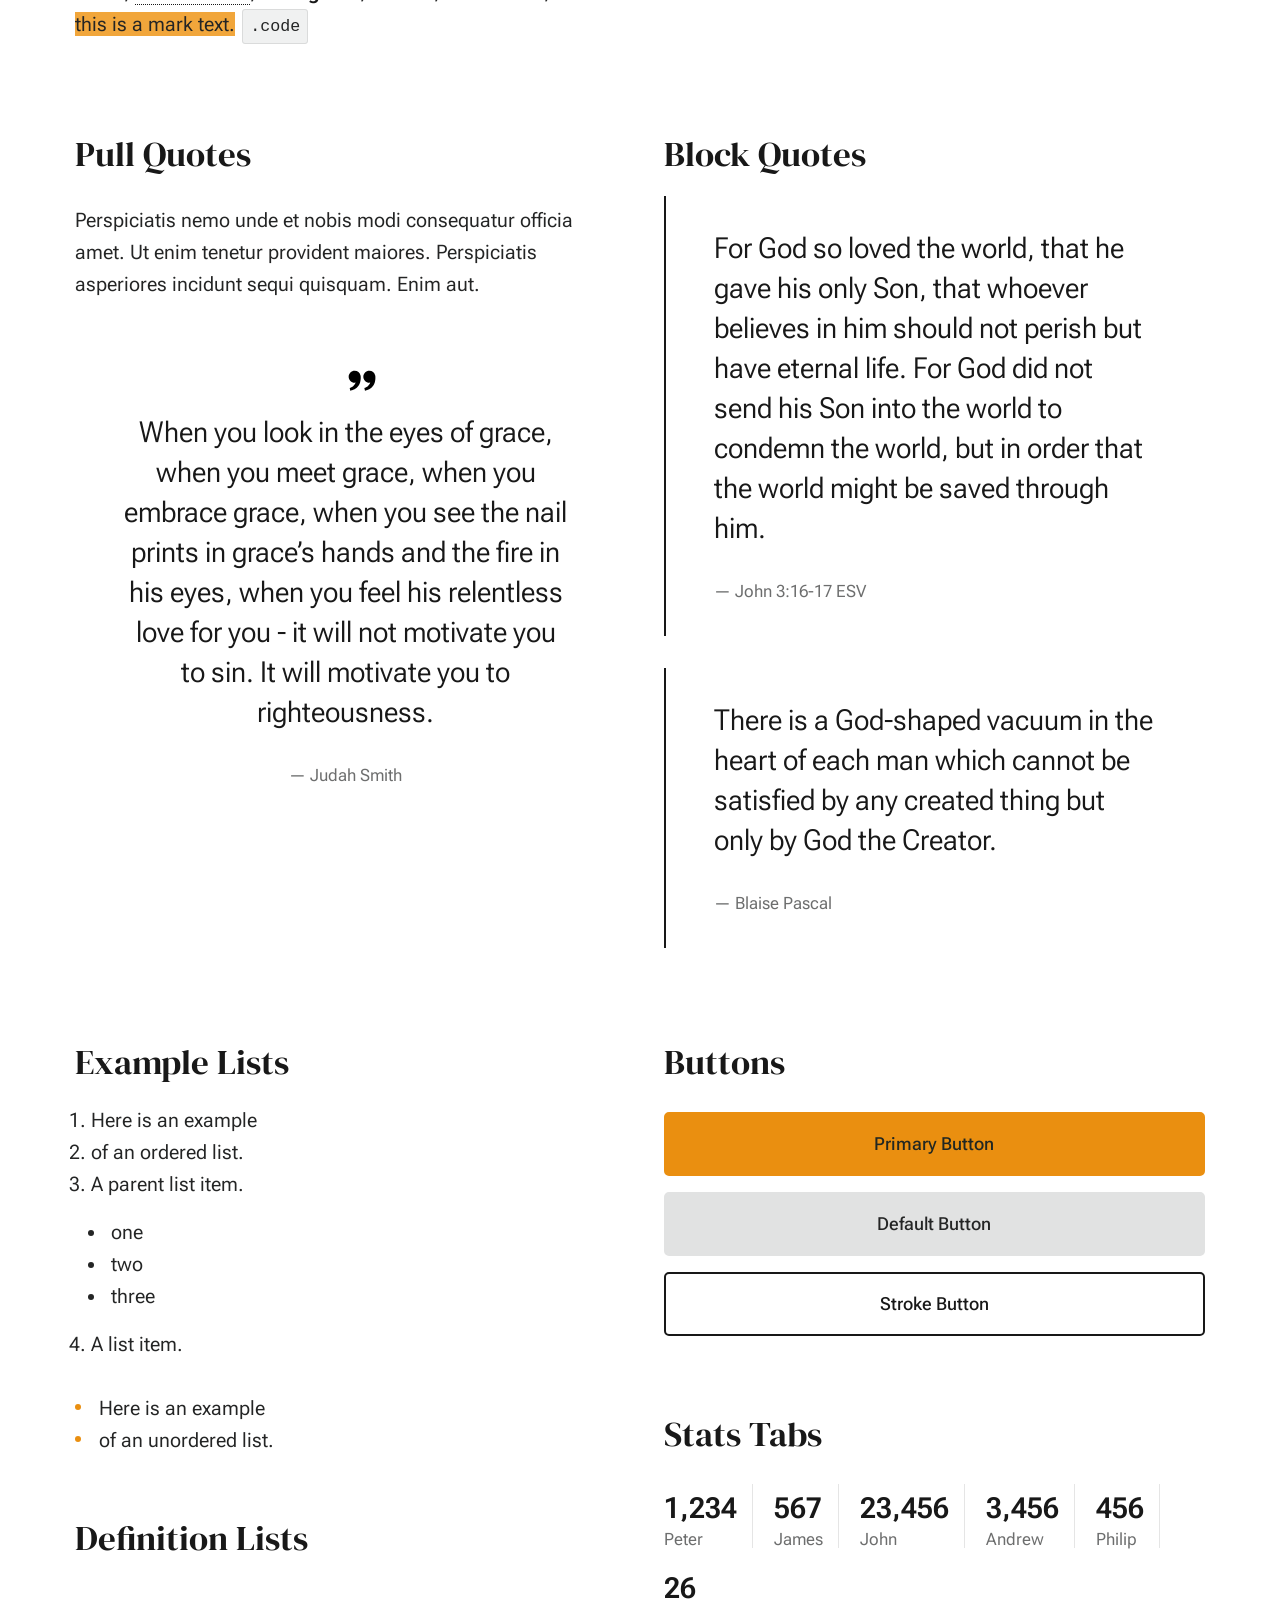
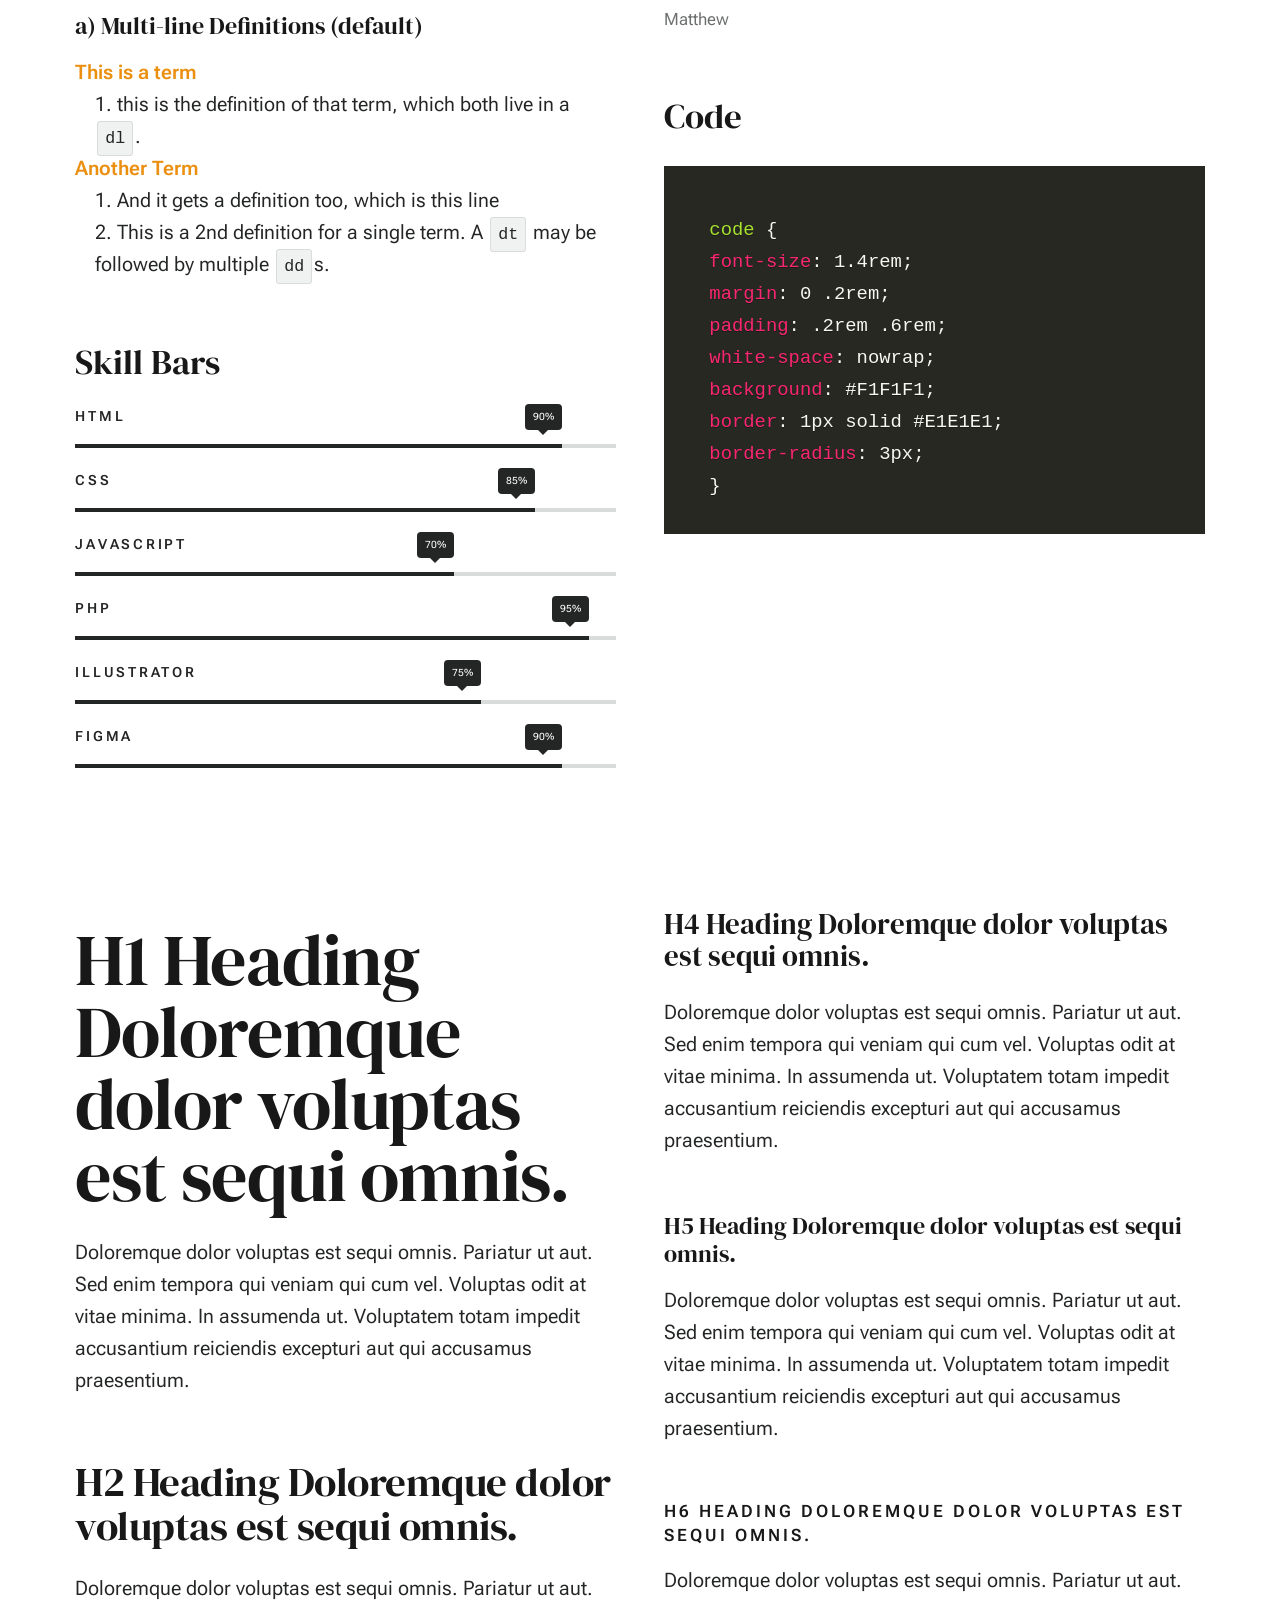
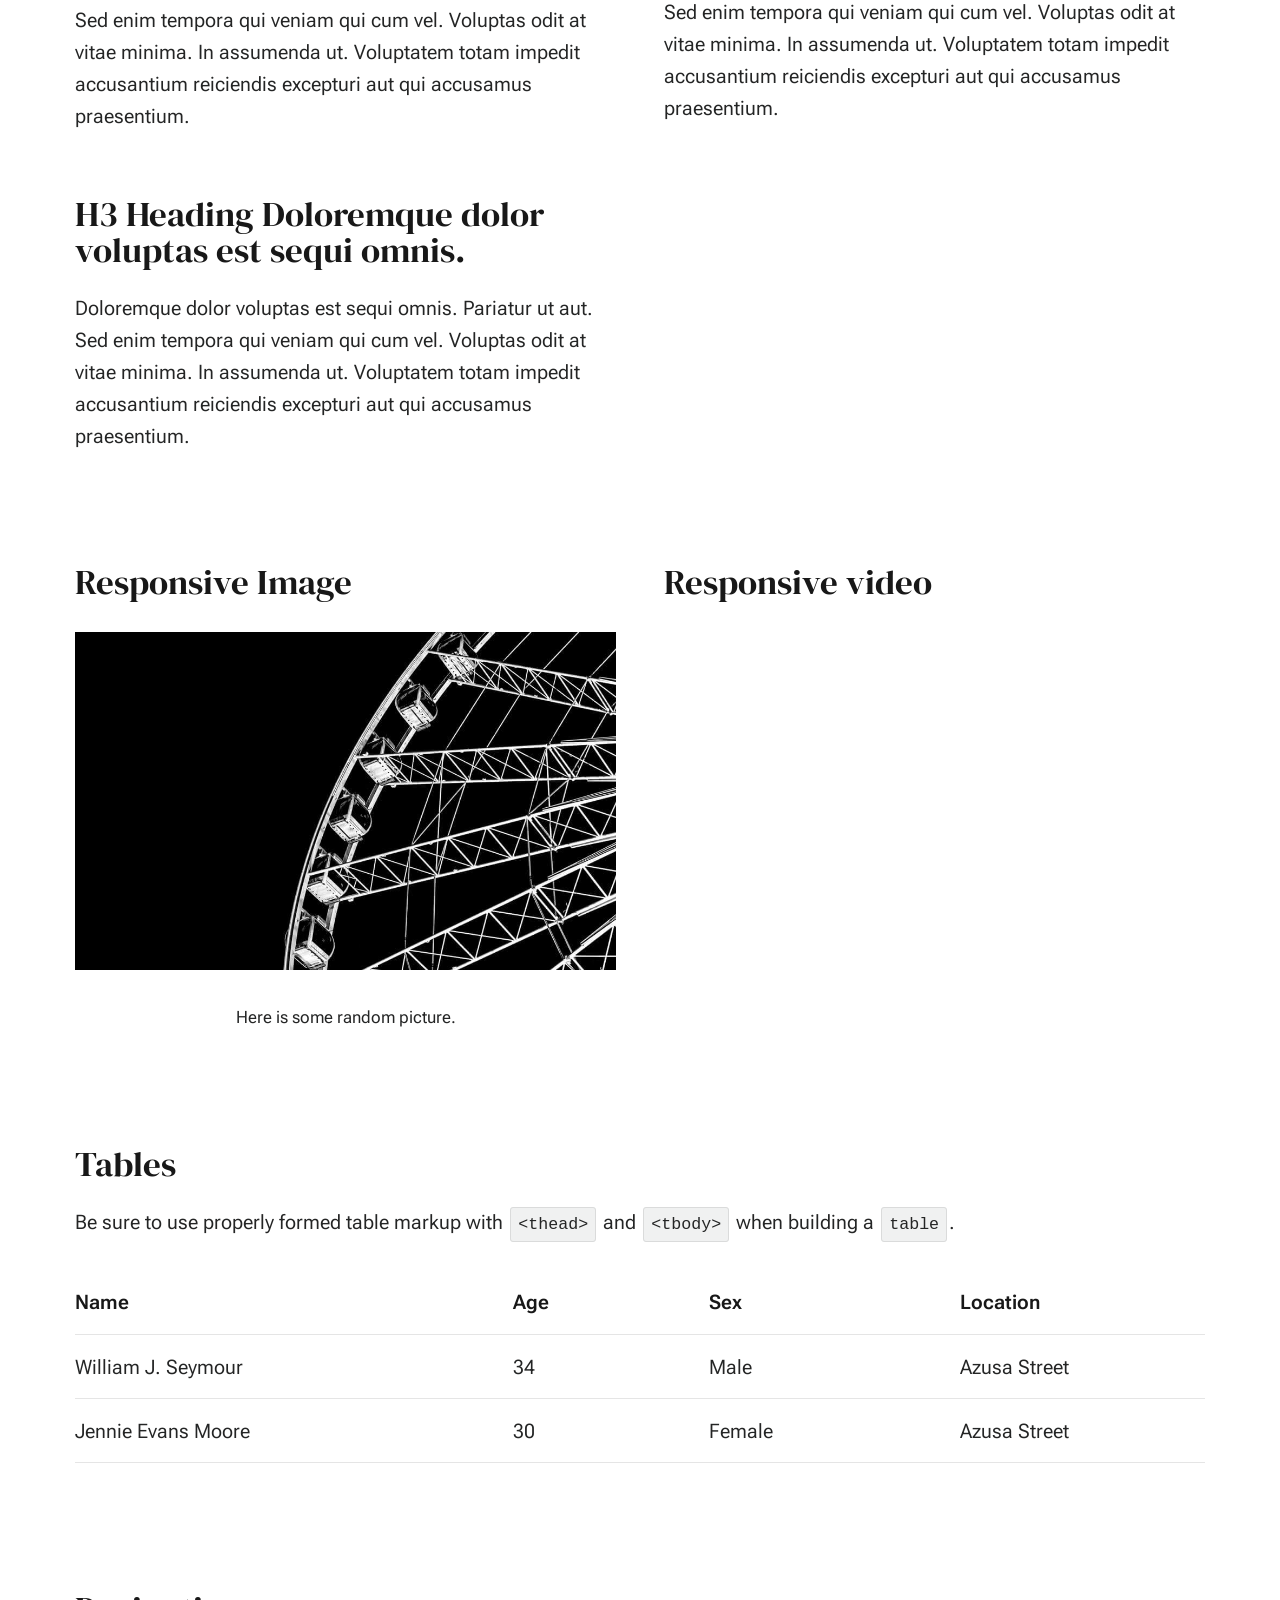
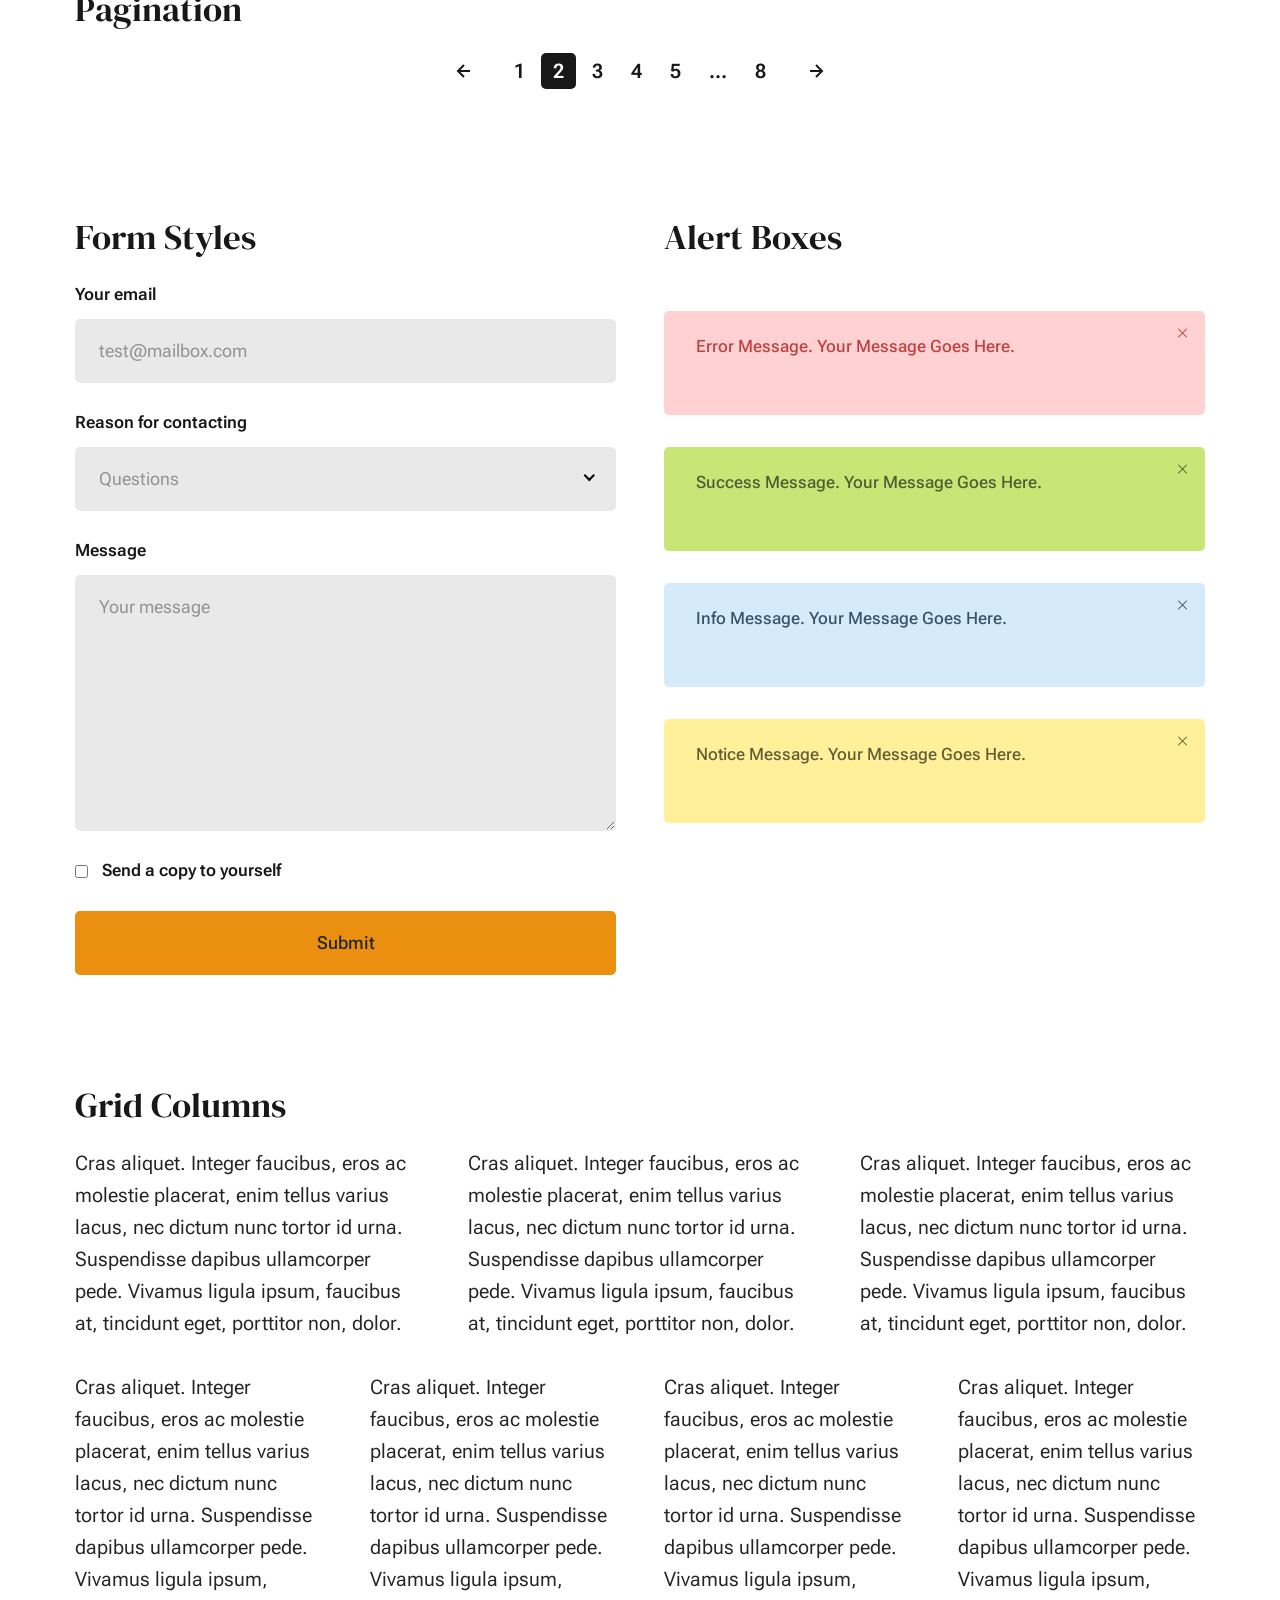
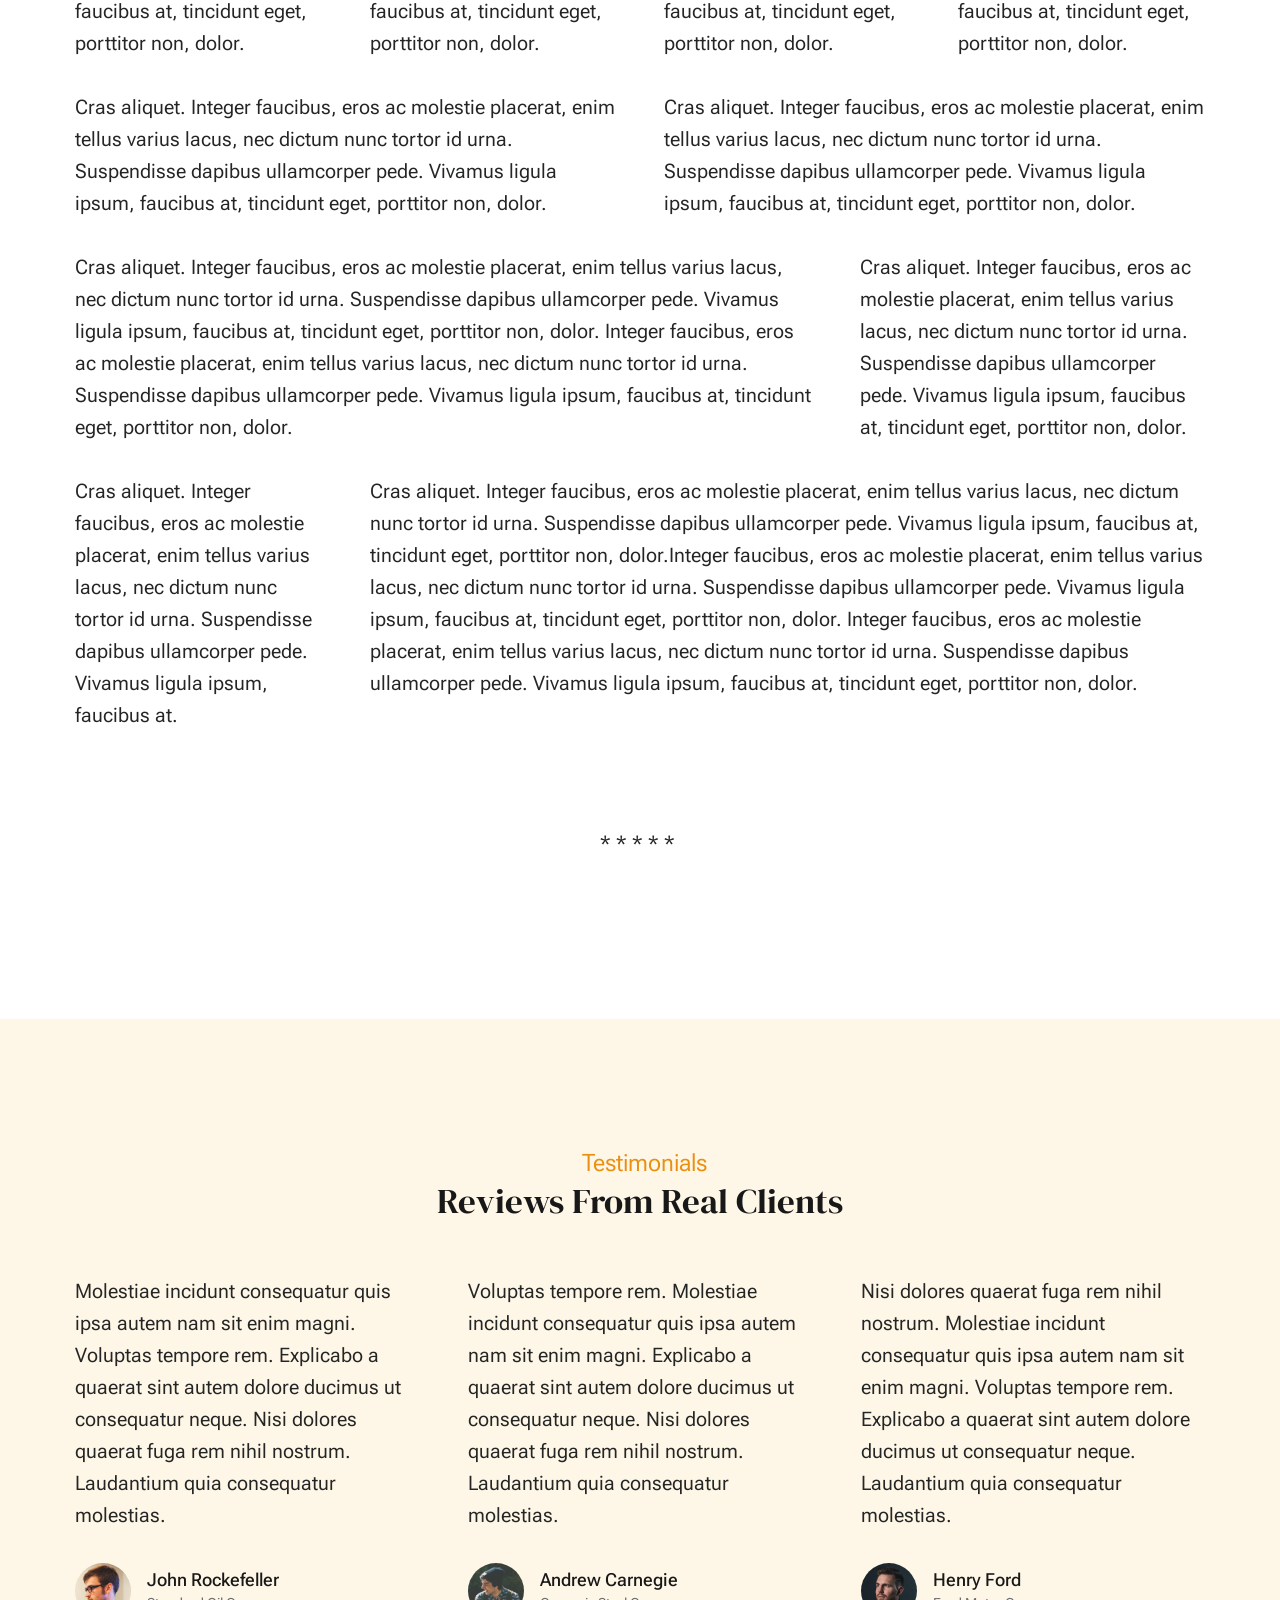
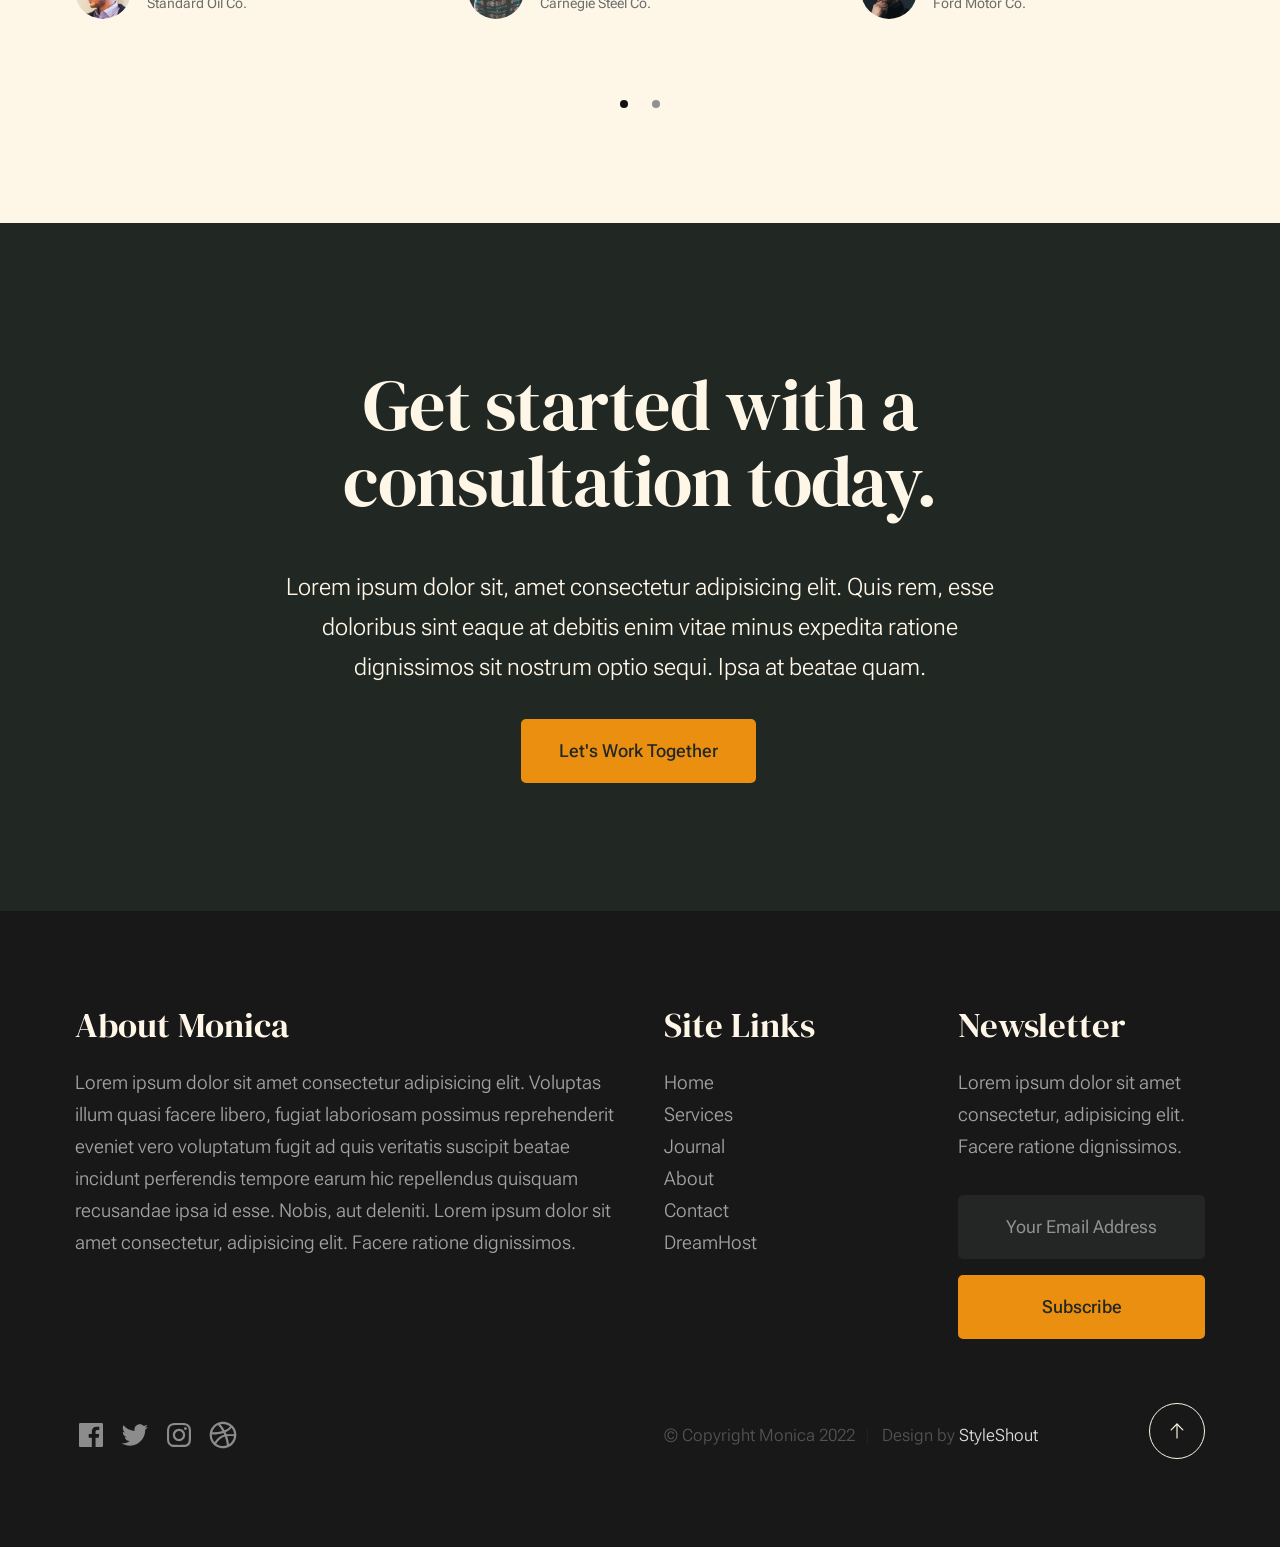
<file: styles.html>
<!DOCTYPE html>
<html lang="en" class="no-js" >
<head>

    <!--- basic page needs
    ================================================== -->
    <meta charset="utf-8">
    <meta name="viewport" content="width=device-width, initial-scale=1">
    <title>Styles - Monica</title>

    <script>
        document.documentElement.classList.remove('no-js');
        document.documentElement.classList.add('js');
    </script>

    <!-- CSS
    ================================================== -->
    <link rel="stylesheet" href="css/vendor.css">
    <link rel="stylesheet" href="css/styles.css">

    <!-- favicons
    ================================================== -->
    <link rel="apple-touch-icon" sizes="180x180" href="apple-touch-icon.png">
    <link rel="icon" type="image/png" sizes="32x32" href="favicon-32x32.png">
    <link rel="icon" type="image/png" sizes="16x16" href="favicon-16x16.png">
    <link rel="manifest" href="site.webmanifest">

</head>


<body id="top">


    <!-- preloader
    ================================================== -->
    <div id="preloader">
        <div id="loader" class="dots-fade">
            <div></div>
            <div></div>
            <div></div>
        </div>
    </div>


    <!-- page wrap
    ================================================== -->
    <div id="page" class="s-pagewrap">


        <!-- # site header 
        ================================================== -->
        <header class="s-header">

            <div class="row s-header__inner width-sixteen-col">

                <div class="s-header__block">
                    <div class="s-header__logo">
                        <a class="logo" href="index.html">
                            <img src="images/logo.svg" alt="Homepage">
                        </a>
                    </div>

                    <a class="s-header__menu-toggle" href="#0"><span>Menu</span></a>
                </div> <!-- end s-header__block -->

                <nav class="s-header__nav">
    
                    <ul class="s-header__menu-links">
                        <li><a href="about.html">About</a></li>
                        <li><a href="services.html">Services</a></li>
                        <li><a href="blog.html">Journal</a></li>
                        <li><a href="contact.html">Contact</a></li>
                    </ul> <!-- s-header__menu-links -->

                    <div class="s-header__contact">
                        <a href="contact.html" class="btn btn--primary s-header__contact-btn">Let's Work Together</a>                        
                    </div> <!-- s-header__contact -->
    
                </nav> <!-- end s-header__nav -->

            </div> <!-- end s-header__inner -->

        </header> <!-- end s-header -->


        <!-- # site main content
        ================================================== -->
        <section id="content" class="s-content">

               <section class="s-pageheader pageheader">
                    <div class="row">
                        <div class="column xl-12">
                            <h1 class="page-title">
                               Style Guide
                            </h1>                            
                        </div>
                    </div>
               </section> <!-- end pageheader --> 

               <section class="s-pagecontent pagecontent">

                    <div class="row row-x-center text-center">

                        <div class="column tab-12 xl-9">
            
                            <p class="lead">Lorem ipsum Officia elit ad tempor dolore est ex incididunt incididunt occaecat culpa deserunt 
                            sunt labore in cillum ullamco magna in Excepteur consequat in reprehenderit proident mollit incididunt officia commodo.
                            Duis ea officia sed dolor pariatur enim dolore dolore quis incididunt nulla exercitation commodo veniam et ea incididunt.
                            </p>
            
                            <hr>
                        </div>
            
                    </div> <!-- end row -->
            
                    <div class="row">
            
                        <div class="column mob-12 md-6 stack-on-900">
            
                            <h3>Paragraph and Image</h3>
            
                            <p><a href="#"><img width="120" height="120" class="u-pull-left" alt="sample-image" src="images/sample-image.jpg"></a>
                            Lorem ipsum dolor sit amet, consectetuer adipiscing elit. Donec libero. Suspendisse bibendum.Cras id urna. Morbi 
                            tincidunt, orci ac convallis aliquam, lectus turpis varius lorem, eu posuere nunc justo tempus leo. Donec mattis, 
                            purus nec placerat bibendum, dui pede condimentum odio, ac blandit ante orci ut diam. Cras fringilla magna. 
                            Phasellus suscipit, leo a pharetra condimentum, lorem tellus eleifend magna, eget fringilla velit magna id 
                            neque posuere nunc justo tempus leo. </p>
            
                            <p>
                            Lorem ipsum dolor sit amet, consectetuer adipiscing elit. Donec libero. Suspendisse bibendum. Cras id urna. 
                            Morbi tincidunt, orci ac convallis aliquam, lectus turpis varius lorem, eu posuere nunc justo tempus leo. 
                            Donec mattis, purus nec placerat bibendum, dui pede condimentumodio, ac blandit ante orci ut diam.	
                            </p>
            
                            <p>A <a href="#">link</a>,
                            <abbr title="this really isn't a very good description">abbrebation</abbr>,
                            <strong>strong text</strong>,
                            <em>em text</em>,
                            <del>deleted text</del>, and
                            <mark>this is a mark text.</mark>
                            <code>.code</code>
                            </p>
            
                        </div>
            
                        <div class="column mob-12 md-6">
            
                            <h3>Drop Caps</h3>
            
                            <p class="drop-cap">Far far away, behind the word mountains, far from the countries Vokalia and Consonantia,
                            there live the blind texts. Separated they live in Bookmarksgrove right at the coast of the
                            Semantics, a large language ocean. A small river named Duden flows by their place and supplies it with the 
                            necessary regelialia. Morbi tincidunt, orci ac convallis aliquam, lectus turpis varius lorem, 
                            euposuere nunc justo tempus leo. Donec mattis, purus nec placerat bibendum, dui pede condimentum odio, 
                            ac blandit ante orci ut diam. Cras fringilla magna. Phasellus suscipit, leo a pharetra condimentum, 
                            lorem tellus eleifend magna, eget fringilla velit magna id neque.
                            </p>
            
                            <h3>Small Print</h3>
            
                            <p><small>Lorem ipsum dolor sit amet, consectetuer adipiscing elit. Donec libero.</small></p>
                            
                    
            
                        </div>
            
                    </div> <!-- end row -->
            
                    <div class="row">
            
                        <div class="column xl-6 md-12">
            
                            <h3 class="u-add-bottom">Pull Quotes</h3>
            
                            <p>
                            Perspiciatis nemo unde et nobis modi consequatur officia amet. Ut enim 
                            tenetur provident maiores. Perspiciatis asperiores incidunt sequi 
                            quisquam. Enim aut. 
                            </p>
            
                            <figure class="pull-quote">
                                <blockquote>
                                    <p>
                                    When you look in the eyes of grace, when you meet grace, 
                                    when you embrace grace, when you see the nail prints in 
                                    grace’s hands and the fire in his eyes, when you feel his 
                                    relentless love for you - it will not motivate you to sin. 
                                    It will motivate you to righteousness.
                                    </p>
            
                                    <footer>
                                        <cite>Judah Smith</cite>
                                    </footer>
                                </blockquote>
                            </figure>
            
            
                        </div>
            
                        <div class="column xl-6 md-12">
            
                            <h3 class="h-add-bottom">Block Quotes</h3>
            
                            <blockquote cite="http://where-i-got-my-info-from.com">
                                <p>
                                For God so loved the world, that he gave his only Son, that whoever believes in 
                                him should not perish but have eternal life. For God did not send his Son into 
                                the world to condemn the world, but in order that the world might be 
                                saved through him.
                                </p>
            
                                <footer>
                                    <cite>
                                        <a href="#0">John 3:16-17 ESV</a>
                                    </cite>
                                </footer>
            
                            </blockquote>
            
                            <blockquote>
                                <p>There is a God-shaped vacuum in the heart of each man which cannot be satisfied 
                                by any created thing but only by God the Creator.</p>
            
                                <footer>
                                    <cite>Blaise Pascal</cite>
                                </footer>
            
                            </blockquote>
            
                        </div>
            
                    </div> <!-- end row -->
            
                    <div class="row u-add-half-bottom">
            
                        <div class="column xl-6 md-12">
            
                            <h3>Example Lists</h3>
            
                            <ol>
                                <li>Here is an example</li>
                                <li>of an ordered list.</li>
                                <li>A parent list item.
                                    <ul>
                                        <li>one</li>
                                        <li>two</li>
                                        <li>three</li>
                                    </ul>
                                    </li>
                                    <li>A list item.</li>
                                </ol>
            
                            <ul class="disc">
                                <li>Here is an example</li>
                                <li>of an unordered list.</li>
                            </ul>
            
                            <h3>Definition Lists</h3>
            
                            <h5>a) Multi-line Definitions (default) </h5>
            
                            <dl class="dictionary-style">
                                <dt><strong>This is a term</strong></dt>
                                    <dd>this is the definition of that term, which both live in a <code>dl</code>.</dd>
                                <dt><strong>Another Term</strong></dt>
                                    <dd>And it gets a definition too, which is this line</dd>
                                    <dd>This is a 2<sup>nd</sup> definition for a single term. A <code>dt</code> may be followed by multiple <code>dd</code>s.</dd>
                            </dl>
            
                            <h3 class="u-add-bottom">Skill Bars</h3>
            
                            <ul class="skill-bars">
                                <li>
                                <div class="progress percent90"><span>90%</span></div>
                                <strong>HTML</strong>
                                </li>
                                <li>
                                <div class="progress percent85"><span>85%</span></div>
                                <strong>CSS</strong>
                                </li>
                                <li>
                                <div class="progress percent70"><span>70%</span></div>
                                <strong>Javascript</strong>
                                </li>
                                <li>
                                <div class="progress percent95"><span>95%</span></div>
                                <strong>PHP</strong>
                                </li>
                                <li>
                                <div class="progress percent75"><span>75%</span></div>
                                <strong>Illustrator</strong>
                                </li>
                                <li>
                                <div class="progress percent90"><span>90%</span></div>
                                <strong>Figma</strong>
                                </li>
                            </ul>
            
                        </div>
            
                        <div class="column xl-6 md-12">
            
                            <h3 class="u-add-bottom">Buttons</h3>
            
                            <p>
                                <a class="btn btn--primary u-fullwidth" href="#0">Primary Button</a>
                                <a class="btn u-fullwidth" href="#0">Default Button</a>
                                <a class="btn btn--stroke u-fullwidth" href="#0">Stroke Button</a>
                            </p>
            
                            <h3>Stats Tabs</h3>
            
                            <ul class="stats-tabs">
                                <li><a href="#0">1,234 <em>Peter</em></a></li>
                                <li><a href="#0">567 <em>James</em></a></li>
                                <li><a href="#0">23,456 <em>John</em></a></li>
                                <li><a href="#0">3,456 <em>Andrew</em></a></li>
                                <li><a href="#0">456 <em>Philip</em></a></li>
                                <li><a href="#0">26 <em>Matthew</em></a></li>
                            </ul>
            
                            <h3 class="u-add-bottom">Code</h3>
            
<pre><code class="language-css">
    code {
    font-size: 1.4rem;
    margin: 0 .2rem;
    padding: .2rem .6rem;
    white-space: nowrap;
    background: #F1F1F1;
    border: 1px solid #E1E1E1;	
    border-radius: 3px;
    }
</code></pre>
            
                        </div>
            
                    </div> <!-- end row -->
            
                    <div class="row u-add-half-bottom">
            
                        <div class="column xl-6 md-12">
                                
                            <h1>H1 Heading Doloremque dolor voluptas est sequi omnis.</h1>
                            <p>Doloremque dolor voluptas est sequi omnis. Pariatur ut aut. Sed enim tempora qui veniam qui cum vel. 
                            Voluptas odit at vitae minima. In assumenda ut. Voluptatem totam impedit accusantium reiciendis excepturi aut qui accusamus praesentium.</p>
            
                            <h2>H2 Heading Doloremque dolor voluptas est sequi omnis.</h2>
                            <p>Doloremque dolor voluptas est sequi omnis. Pariatur ut aut. Sed enim tempora qui veniam qui cum vel. 
                            Voluptas odit at vitae minima. In assumenda ut. Voluptatem totam impedit accusantium reiciendis excepturi aut qui accusamus praesentium.</p>
            
                            <h3>H3 Heading Doloremque dolor voluptas est sequi omnis.</h3>
                            <p>Doloremque dolor voluptas est sequi omnis. Pariatur ut aut. Sed enim tempora qui veniam qui cum vel. 
                            Voluptas odit at vitae minima. In assumenda ut. Voluptatem totam impedit accusantium reiciendis excepturi aut qui accusamus praesentium.</p>
            
                            
                        </div>
            
                        <div class="column xl-6 md-12">
                            <h4>H4 Heading Doloremque dolor voluptas est sequi omnis.</h4>
                            <p>Doloremque dolor voluptas est sequi omnis. Pariatur ut aut. Sed enim tempora qui veniam qui cum vel. 
                            Voluptas odit at vitae minima. In assumenda ut. Voluptatem totam impedit accusantium reiciendis excepturi aut qui accusamus praesentium.</p>
            
                            <h5>H5 Heading Doloremque dolor voluptas est sequi omnis.</h5>
                            <p>Doloremque dolor voluptas est sequi omnis. Pariatur ut aut. Sed enim tempora qui veniam qui cum vel. 
                            Voluptas odit at vitae minima. In assumenda ut. Voluptatem totam impedit accusantium reiciendis excepturi aut qui accusamus praesentium.</p>
            
                            <h6>H6 Heading Doloremque dolor voluptas est sequi omnis.</h6>
                            <p>Doloremque dolor voluptas est sequi omnis. Pariatur ut aut. Sed enim tempora qui veniam qui cum vel. 
                            Voluptas odit at vitae minima. In assumenda ut. Voluptatem totam impedit accusantium reiciendis excepturi aut qui accusamus praesentium.</p>
                
                            
                        </div>
            
                    </div> <!-- end row -->
            
                    <div class="row u-add-half-bottom">
            
                        <div class="column xl-6 md-12">
            
                            <h3 class="u-add-bottom">Responsive Image</h3>
            
                            <figure>
                                <img src="images/wheel-500.jpg" 
                                srcset="images/wheel-1000.jpg 1000w, 
                                images/wheel-500.jpg 500w" 
                                sizes="(max-width: 1000px) 100vw, 1000px" alt="">
            
                                <figcaption>
                                    Here is some random picture.
                                </figcaption>
                            </figure>
            
                        </div>
            
                        <div class="column xl-6 md-12">
            
                            <h3 class="u-add-bottom">Responsive video</h3>
            
                            <div class="video-container">
                            <iframe src="https://player.vimeo.com/video/14592941?color=00a650&title=0&byline=0&portrait=0" width="500" height="281" frameborder="0" webkitallowfullscreen mozallowfullscreen allowfullscreen></iframe> 
                            </div>
            
                        </div>
                        
                    </div> <!-- end row -->
            
                    <div class="row u-add-bottom">
            
                        <div class="column xl-12">
            
                            <h3>Tables</h3>
                            <p>Be sure to use properly formed table markup with <code>&lt;thead&gt;</code> and <code>&lt;tbody&gt;</code> when building a <code>table</code>.</p>
            
                            <div class="table-responsive">
            
                                <table>
                                        <thead>
                                        <tr>
                                            <th>Name</th>
                                            <th>Age</th>
                                            <th>Sex</th>
                                            <th>Location</th>
                                        </tr>
                                        </thead>
                                        <tbody>
                                        <tr>
                                            <td>William J. Seymour</td>
                                            <td>34</td>
                                            <td>Male</td>
                                            <td>Azusa Street</td>
                                        </tr>
                                        <tr>
                                            <td>Jennie Evans Moore</td>
                                            <td>30</td>
                                            <td>Female</td>
                                            <td>Azusa Street</td>
                                        </tr>
                                        </tbody>
                                </table>
            
                            </div>
            
                        </div>
                        
                    </div> <!-- end row -->
            
                    <div class="row">
            
                        <div class="column xl-12">
                            <h3>Pagination</h3>
            
                            <nav class="pgn">
                                <ul>
                                    <li>
                                        <a class="pgn__prev" href="#0">
                                            <svg xmlns="http://www.w3.org/2000/svg" width="24" height="24" viewBox="0 0 24 24"><path d="M12.707 17.293L8.414 13H18v-2H8.414l4.293-4.293-1.414-1.414L4.586 12l6.707 6.707z"/></svg>
                                        </a>
                                    </li>
                                    <li><a class="pgn__num" href="#0">1</a></li>
                                    <li><span class="pgn__num current">2</span></li>
                                    <li><a class="pgn__num" href="#0">3</a></li>
                                    <li><a class="pgn__num" href="#0">4</a></li>
                                    <li><a class="pgn__num" href="#0">5</a></li>
                                    <li><span class="pgn__num dots">…</span></li>
                                    <li><a class="pgn__num" href="#0">8</a></li>
                                    <li>
                                        <a class="pgn__next" href="#0">
                                            <svg xmlns="http://www.w3.org/2000/svg" width="24" height="24" viewBox="0 0 24 24"><path d="M11.293 17.293l1.414 1.414L19.414 12l-6.707-6.707-1.414 1.414L15.586 11H6v2h9.586z"/></svg>
                                        </a>
                                    </li>
                                </ul>
                            </nav>
                        </div>
            
                    </div> <!-- end row -->
            
                    <div class="row">
            
                        <div class="column xl-6 md-12">
            
                            <h3 class="u-add-bottom">Form Styles</h3>
            
                            <form>
                                <div>
                                    <label for="sampleInput">Your email</label>
                                    <input class="u-fullwidth" type="email" placeholder="test@mailbox.com" id="sampleInput">
                                </div>
                                <div>
                                    <label for="sampleRecipientInput">Reason for contacting</label>
                                    <div class="ss-custom-select">
                                        <select class="u-fullwidth" id="sampleRecipientInput">
                                            <option value="Option 1">Questions</option>
                                            <option value="Option 2">Report</option>
                                            <option value="Option 3">Others</option>
                                        </select>
                                    </div>
                                </div>
                                
                                <label for="exampleMessage">Message</label>
                                <textarea class="u-fullwidth" placeholder="Your message" id="exampleMessage"></textarea>
            
                                <label class="u-add-bottom">
                                    <input type="checkbox">
                                    <span class="label-text">Send a copy to yourself</span>
                                </label>
                            
                                <input class="btn--primary u-fullwidth" type="submit" value="Submit">
                            </form>
            
                        </div>
            
                        <div class="column xl-6 md-12">
            
                            <h3>Alert Boxes</h3>
            
                            <br>
                            
                            <div class="alert-box alert-box--error">
                                <p>Error Message. Your Message Goes Here.</p>
                                <span class="alert-box__close"></span>
                            </div><!-- end error -->
                                    
                            <div class="alert-box alert-box--success">
                                <p>Success Message. Your Message Goes Here.</p>
                                <span class="alert-box__close"></span>
                            </div><!-- end success -->
                                    
                            <div class="alert-box alert-box--info">
                                <p>Info Message. Your Message Goes Here.</p>
                                <span class="alert-box__close"></span>
                            </div><!-- end info -->
                                    
                            <div class="alert-box alert-box--notice">
                                <p>Notice Message. Your Message Goes Here.</p>
                                <span class="alert-box__close"></span>
                            </div><!-- end notice -->
                        
                        </div>
            
                    </div> <!-- end row -->
            
                    <div class="row">
            
                        <div class="xl-12 column">
                        <h3 class="half-bottom">Grid Columns</h3>
                        </div>
            
                    </div> <!-- Row End-->
            
                    <!--<h4>1/3 Columns</h4>  -->
            
                    <div class="row">
            
                        <div class="xl-4 md-12 column">
                            <p>
                            Cras aliquet. Integer faucibus, eros ac molestie placerat, enim tellus varius lacus,
                            nec dictum nunc tortor id urna. Suspendisse dapibus ullamcorper pede. Vivamus ligula ipsum,
                            faucibus at, tincidunt eget, porttitor non, dolor. 
                            </p>
                        </div>
            
                        <div class="xl-4 md-12 column">
                            <p>
                            Cras aliquet. Integer faucibus, eros ac molestie placerat, enim tellus varius lacus,
                            nec dictum nunc tortor id urna. Suspendisse dapibus ullamcorper pede. Vivamus ligula ipsum,
                            faucibus at, tincidunt eget, porttitor non, dolor. 
                            </p>
                        </div>
            
                        <div class="xl-4 md-12 column">
                            <p>
                            Cras aliquet. Integer faucibus, eros ac molestie placerat, enim tellus varius lacus,
                            nec dictum nunc tortor id urna. Suspendisse dapibus ullamcorper pede. Vivamus ligula ipsum,
                            faucibus at, tincidunt eget, porttitor non, dolor. 
                            </p>
                        </div>
            
                    </div>
            
                    <!--<h4>1/4 Columns</h4>  -->
            
                    <div class="row">
            
                        <div class="xl-3 md-6 tab-12 column">
                            <p>
                            Cras aliquet. Integer faucibus, eros ac molestie placerat, enim tellus varius lacus,
                            nec dictum nunc tortor id urna. Suspendisse dapibus ullamcorper pede. Vivamus ligula ipsum,
                            faucibus at, tincidunt eget, porttitor non, dolor. 
                            </p>
                        </div>
            
                        <div class="xl-3 md-6 tab-12 column">
                            <p>
                            Cras aliquet. Integer faucibus, eros ac molestie placerat, enim tellus varius lacus,
                            nec dictum nunc tortor id urna. Suspendisse dapibus ullamcorper pede. Vivamus ligula ipsum,
                            faucibus at, tincidunt eget, porttitor non, dolor. 
                            </p>
                        </div>
            
                        <div class="xl-3 md-6 tab-12 column">
                            <p>
                            Cras aliquet. Integer faucibus, eros ac molestie placerat, enim tellus varius lacus,
                            nec dictum nunc tortor id urna. Suspendisse dapibus ullamcorper pede. Vivamus ligula ipsum,
                            faucibus at, tincidunt eget, porttitor non, dolor. 
                            </p>
                        </div>
            
                        <div class="xl-3 md-6 tab-12 column">
                            <p>
                            Cras aliquet. Integer faucibus, eros ac molestie placerat, enim tellus varius lacus,
                            nec dictum nunc tortor id urna. Suspendisse dapibus ullamcorper pede. Vivamus ligula ipsum,
                            faucibus at, tincidunt eget, porttitor non, dolor. 
                            </p>
                        </div>
            
                    </div>
            
                    <!--<h4>1/2 Columns</h4>  -->
            
                    <div class="row">
            
                        <div class="xl-6 tab-12 column">
                            <p>
                            Cras aliquet. Integer faucibus, eros ac molestie placerat, enim tellus varius lacus,
                            nec dictum nunc tortor id urna. Suspendisse dapibus ullamcorper pede. Vivamus ligula ipsum,
                            faucibus at, tincidunt eget, porttitor non, dolor. 
                            </p>
                        </div>
            
                        <div class="xl-6 tab-12 column">
                            <p>
                            Cras aliquet. Integer faucibus, eros ac molestie placerat, enim tellus varius lacus,
                            nec dictum nunc tortor id urna. Suspendisse dapibus ullamcorper pede. Vivamus ligula ipsum,
                            faucibus at, tincidunt eget, porttitor non, dolor. 
                            </p>
                        </div>
            
                    </div>
            
                    <!--<h4>2/3 Columns</h4>  -->
            
                    <div class="row">
            
                        <div class="xl-8 md-7 tab-12 column">
                            <p>
                            Cras aliquet. Integer faucibus, eros ac molestie placerat, enim tellus varius lacus,
                            nec dictum nunc tortor id urna. Suspendisse dapibus ullamcorper pede. Vivamus ligula ipsum,
                            faucibus at, tincidunt eget, porttitor non, dolor. Integer faucibus, eros ac molestie placerat, enim tellus varius lacus,
                            nec dictum nunc tortor id urna. Suspendisse dapibus ullamcorper pede. Vivamus ligula ipsum,
                            faucibus at, tincidunt eget, porttitor non, dolor.
                            </p>
                        </div>
            
                        <div class="xl-4 md-5 tab-12 column">
                            <p>
                            Cras aliquet. Integer faucibus, eros ac molestie placerat, enim tellus varius lacus,
                            nec dictum nunc tortor id urna. Suspendisse dapibus ullamcorper pede. Vivamus ligula ipsum,
                            faucibus at, tincidunt eget, porttitor non, dolor. 
                            </p>
                        </div>
            
                    </div>
            
                    <!--<h4>3/4 Columns</h4>  -->
            
                    <div class="row">
            
                        <div class="xl-3 md-5 tab-12 column">
                            <p>
                            Cras aliquet. Integer faucibus, eros ac molestie placerat, enim tellus varius lacus,
                            nec dictum nunc tortor id urna. Suspendisse dapibus ullamcorper pede. Vivamus ligula ipsum,
                            faucibus at. 
                            </p>
                        </div>
            
                        <div class="xl-9 md-7 tab-12 column">
                            <p>
                            Cras aliquet. Integer faucibus, eros ac molestie placerat, enim tellus varius lacus,
                            nec dictum nunc tortor id urna. Suspendisse dapibus ullamcorper pede. Vivamus ligula ipsum,
                            faucibus at, tincidunt eget, porttitor non, dolor.Integer faucibus, eros ac molestie placerat, enim tellus varius lacus,
                            nec dictum nunc tortor id urna. Suspendisse dapibus ullamcorper pede. Vivamus ligula ipsum,
                            faucibus at, tincidunt eget, porttitor non, dolor. Integer faucibus, eros ac molestie placerat, enim tellus varius lacus,
                            nec dictum nunc tortor id urna. Suspendisse dapibus ullamcorper pede. Vivamus ligula ipsum,
                            faucibus at, tincidunt eget, porttitor non, dolor.
                            </p>
                        </div>
            
                    </div> 
            
                    <hr class="fancy">

               </section> <!-- pagecontent -->

               <section class="s-testimonials">

                    <div class="s-testimonials__header row row-x-center text-center">
                        <div class="column xl-8 lg-12">
        
                            <p class="text-pretitle">
                            Testimonials
                            </p>
                            <h3>
                            Reviews From Real Clients
                            </h3>                        
        
                        </div>
                    </div> <!--end s-testimonials__header -->

                    <div class="row s-testimonials__content">
                        <div class="column xl-12 testimonials">

                            <div class="swiper-container testimonials__slider page-slider">

                                <div class="swiper-wrapper">
                                    <div class="testimonials__slide swiper-slide">
                                        <p>
                                        Molestiae incidunt consequatur quis ipsa autem nam sit enim magni. Voluptas tempore rem. 
                                        Explicabo a quaerat sint autem dolore ducimus ut consequatur neque. Nisi dolores quaerat fuga rem nihil nostrum.
                                        Laudantium quia consequatur molestias.
                                        </p>
                                        <div class="testimonials__author">
                                            <img src="images/avatars/user-01.jpg" alt="Author image" class="testimonials__avatar">
                                            <cite class="testimonials__cite">
                                                <strong>John Rockefeller</strong>
                                                <span>Standard Oil Co.</span>
                                            </cite>
                                        </div>
                                    </div>
                                    <div class="testimonials__slide swiper-slide">
                                        <p>
                                        Voluptas tempore rem. Molestiae incidunt consequatur quis ipsa autem nam sit enim magni. 
                                        Explicabo a quaerat sint autem dolore ducimus ut consequatur neque. Nisi dolores quaerat fuga rem nihil nostrum.
                                        Laudantium quia consequatur molestias.
                                        </p>
                                        <div class="testimonials__author">
                                            <img src="images/avatars/user-04.jpg" alt="Author image" class="testimonials__avatar">
                                            <cite class="testimonials__cite">
                                                <strong>Andrew Carnegie</strong>
                                                <span>Carnegie Steel Co.</span>
                                            </cite>
                                        </div>
                                    </div>
                                    <div class="testimonials__slide swiper-slide">
                                        <p>
                                        Nisi dolores quaerat fuga rem nihil nostrum. Molestiae incidunt consequatur quis ipsa autem nam sit enim magni. 
                                        Voluptas tempore rem. Explicabo a quaerat sint autem dolore ducimus ut consequatur neque. 
                                        Laudantium quia consequatur molestias.
                                        </p>
                                        <div class="testimonials__author">
                                            <img src="images/avatars/user-06.jpg" alt="Author image" class="testimonials__avatar">
                                            <cite class="testimonials__cite">
                                                <strong>Henry Ford</strong>
                                                <span>Ford Motor Co.</span>
                                            </cite>
                                        </div>
                                    </div>
                                    <div class="testimonials__slide swiper-slide">
                                        <p>
                                        Molestiae incidunt consequatur quis ipsa autem nam sit enim magni. Voluptas tempore rem. 
                                        Explicabo a quaerat sint autem dolore ducimus ut consequatur neque. Nisi dolores quaerat fuga rem nihil nostrum.
                                        Laudantium quia consequatur molestias.
                                        </p>
                                        <div class="testimonials__author">
                                            <img src="images/avatars/user-02.jpg" alt="Author image" class="testimonials__avatar">
                                            <cite class="testimonials__cite">
                                                <strong>John Morgan</strong>
                                                <span>JP Morgan & Co.</span>
                                            </cite>
                                        </div>
                                    </div> 
                                </div> <!-- end swiper-wrapper --> 

                                <div class="swiper-pagination"></div>

                            </div> <!--end testimonials__slider --> 

                        </div> <!-- testimonials -->
                    </div> <!--end s-testimonials__content -->

               </section> <!-- end s-testimonials -->

        </section> <!-- s-content-->

        <!-- # cta
        ================================================== -->
        <section id="cta" class="s-cta">

            <div class="row row-x-center text-center">
                <div class="column xl-8 lg-12">

                    <div class="s-cta__content">
                        <h2 class="text-display-title">
                        Get started with a consultation today.
                        </h2>
                        <p class="lead">
                        Lorem ipsum dolor sit, amet consectetur adipisicing elit. Quis rem, esse doloribus sint eaque at debitis enim vitae minus expedita ratione dignissimos sit nostrum optio sequi. Ipsa at beatae quam.
                        </p>
                        <a href="contact.html" class="btn btn--primary">Let's Work Together</a>
                    </div>

                </div>
            </div>

        </section> <!-- end s-cta -->


        <!-- # footer 
        ================================================== -->
        <footer class="s-footer">
            <div class="row s-footer__content">
                <div class="column xl-6 lg-6 md-12 s-footer__block s-footer__about">                    
                    <h3>About Monica</h3>
                    <p>
                    Lorem ipsum dolor sit amet consectetur adipisicing elit. Voluptas illum quasi facere libero, 
                    fugiat laboriosam possimus reprehenderit eveniet vero voluptatum fugit ad quis veritatis suscipit beatae 
                    incidunt perferendis tempore earum hic repellendus quisquam recusandae ipsa id esse. Nobis, aut deleniti.
                    Lorem ipsum dolor sit amet consectetur, adipisicing elit. Facere ratione dignissimos.
                    </p>               
                </div>                
                <div class="column xl-3 lg-6 md-12 s-footer__block s-footer__site-links">
                    <h3>Site Links</h3>
                    <ul class="link-list">
                        <li><a href="index.html">Home</a></li>
                        <li><a href="services.html">Services</a></li>
                        <li><a href="blog.html">Journal</a></li>
                        <li><a href="about.html">About</a></li>
                        <li><a href="contact.html">Contact</a></li>
                        <li><a href="https://www.dreamhost.com/r.cgi?287326">DreamHost</a></li>
                    </ul>
                </div>
                <div class="column xl-3 lg-6 md-12 tab-12 s-footer__block s-footer__newsletter">
                    <h3>Newsletter</h3>

                    <p>
                    Lorem ipsum dolor sit amet consectetur, adipisicing elit. Facere ratione dignissimos.
                    </p>

                    <div class="subscribe-form">
                        <form id="mc-form" class="mc-form">
                            <input type="email" name="EMAIL" id="mce-EMAIL" class="u-fullwidth text-center" placeholder="Your Email Address" title="The domain portion of the email address is invalid (the portion after the @)." pattern="^([^\x00-\x20\x22\x28\x29\x2c\x2e\x3a-\x3c\x3e\x40\x5b-\x5d\x7f-\xff]+|\x22([^\x0d\x22\x5c\x80-\xff]|\x5c[\x00-\x7f])*\x22)(\x2e([^\x00-\x20\x22\x28\x29\x2c\x2e\x3a-\x3c\x3e\x40\x5b-\x5d\x7f-\xff]+|\x22([^\x0d\x22\x5c\x80-\xff]|\x5c[\x00-\x7f])*\x22))*\x40([^\x00-\x20\x22\x28\x29\x2c\x2e\x3a-\x3c\x3e\x40\x5b-\x5d\x7f-\xff]+|\x5b([^\x0d\x5b-\x5d\x80-\xff]|\x5c[\x00-\x7f])*\x5d)(\x2e([^\x00-\x20\x22\x28\x29\x2c\x2e\x3a-\x3c\x3e\x40\x5b-\x5d\x7f-\xff]+|\x5b([^\x0d\x5b-\x5d\x80-\xff]|\x5c[\x00-\x7f])*\x5d))*(\.\w{2,})+$" required>
                            <input type="submit" name="subscribe" value="Subscribe" class="btn btn--primary btn--small u-fullwidth">
                            <!-- <div style="position: absolute; left: -5000px;" aria-hidden="true"><input type="text" name="b_cdb7b577e41181934ed6a6a44_9a91cfe7b3" tabindex="-1" value=""></div> -->
                            <div class="mc-status"></div>
                        </form>
                    </div>
                </div>
            </div>    
            
            <div class="row s-footer__bottom">
                <div class="column xl-6 lg-12">
                    <ul class="s-footer__social social-list">
                        <li>
                            <a href="#0">
                                <svg xmlns="http://www.w3.org/2000/svg" width="24" height="24" viewBox="0 0 24 24" style="fill:rgba(0, 0, 0, 1);transform:;-ms-filter:"><path d="M20,3H4C3.447,3,3,3.448,3,4v16c0,0.552,0.447,1,1,1h8.615v-6.96h-2.338v-2.725h2.338v-2c0-2.325,1.42-3.592,3.5-3.592 c0.699-0.002,1.399,0.034,2.095,0.107v2.42h-1.435c-1.128,0-1.348,0.538-1.348,1.325v1.735h2.697l-0.35,2.725h-2.348V21H20 c0.553,0,1-0.448,1-1V4C21,3.448,20.553,3,20,3z"></path></svg>
                                <span class="u-screen-reader-text">Facebook</span>
                            </a>
                        </li>
                        <li>
                            <a href="#0">
                                <svg xmlns="http://www.w3.org/2000/svg" width="24" height="24" viewBox="0 0 24 24" style="fill:rgba(0, 0, 0, 1);transform:;-ms-filter:"><path d="M19.633,7.997c0.013,0.175,0.013,0.349,0.013,0.523c0,5.325-4.053,11.461-11.46,11.461c-2.282,0-4.402-0.661-6.186-1.809 c0.324,0.037,0.636,0.05,0.973,0.05c1.883,0,3.616-0.636,5.001-1.721c-1.771-0.037-3.255-1.197-3.767-2.793 c0.249,0.037,0.499,0.062,0.761,0.062c0.361,0,0.724-0.05,1.061-0.137c-1.847-0.374-3.23-1.995-3.23-3.953v-0.05 c0.537,0.299,1.16,0.486,1.82,0.511C3.534,9.419,2.823,8.184,2.823,6.787c0-0.748,0.199-1.434,0.548-2.032 c1.983,2.443,4.964,4.04,8.306,4.215c-0.062-0.3-0.1-0.611-0.1-0.923c0-2.22,1.796-4.028,4.028-4.028 c1.16,0,2.207,0.486,2.943,1.272c0.91-0.175,1.782-0.512,2.556-0.973c-0.299,0.935-0.936,1.721-1.771,2.22 c0.811-0.088,1.597-0.312,2.319-0.624C21.104,6.712,20.419,7.423,19.633,7.997z"></path></svg>
                                <span class="u-screen-reader-text">Twitter</span>
                            </a>
                        </li>
                        <li>
                            <a href="#0">
                                <svg xmlns="http://www.w3.org/2000/svg" width="24" height="24" viewBox="0 0 24 24" style="fill:rgba(0, 0, 0, 1);transform:;-ms-filter:"><path d="M11.999,7.377c-2.554,0-4.623,2.07-4.623,4.623c0,2.554,2.069,4.624,4.623,4.624c2.552,0,4.623-2.07,4.623-4.624 C16.622,9.447,14.551,7.377,11.999,7.377L11.999,7.377z M11.999,15.004c-1.659,0-3.004-1.345-3.004-3.003 c0-1.659,1.345-3.003,3.004-3.003s3.002,1.344,3.002,3.003C15.001,13.659,13.658,15.004,11.999,15.004L11.999,15.004z"></path><circle cx="16.806" cy="7.207" r="1.078"></circle><path d="M20.533,6.111c-0.469-1.209-1.424-2.165-2.633-2.632c-0.699-0.263-1.438-0.404-2.186-0.42 c-0.963-0.042-1.268-0.054-3.71-0.054s-2.755,0-3.71,0.054C7.548,3.074,6.809,3.215,6.11,3.479C4.9,3.946,3.945,4.902,3.477,6.111 c-0.263,0.7-0.404,1.438-0.419,2.186c-0.043,0.962-0.056,1.267-0.056,3.71c0,2.442,0,2.753,0.056,3.71 c0.015,0.748,0.156,1.486,0.419,2.187c0.469,1.208,1.424,2.164,2.634,2.632c0.696,0.272,1.435,0.426,2.185,0.45 c0.963,0.042,1.268,0.055,3.71,0.055s2.755,0,3.71-0.055c0.747-0.015,1.486-0.157,2.186-0.419c1.209-0.469,2.164-1.424,2.633-2.633 c0.263-0.7,0.404-1.438,0.419-2.186c0.043-0.962,0.056-1.267,0.056-3.71s0-2.753-0.056-3.71C20.941,7.57,20.801,6.819,20.533,6.111z M19.315,15.643c-0.007,0.576-0.111,1.147-0.311,1.688c-0.305,0.787-0.926,1.409-1.712,1.711c-0.535,0.199-1.099,0.303-1.67,0.311 c-0.95,0.044-1.218,0.055-3.654,0.055c-2.438,0-2.687,0-3.655-0.055c-0.569-0.007-1.135-0.112-1.669-0.311 c-0.789-0.301-1.414-0.923-1.719-1.711c-0.196-0.534-0.302-1.099-0.311-1.669c-0.043-0.95-0.053-1.218-0.053-3.654 c0-2.437,0-2.686,0.053-3.655c0.007-0.576,0.111-1.146,0.311-1.687c0.305-0.789,0.93-1.41,1.719-1.712 c0.534-0.198,1.1-0.303,1.669-0.311c0.951-0.043,1.218-0.055,3.655-0.055c2.437,0,2.687,0,3.654,0.055 c0.571,0.007,1.135,0.112,1.67,0.311c0.786,0.303,1.407,0.925,1.712,1.712c0.196,0.534,0.302,1.099,0.311,1.669 c0.043,0.951,0.054,1.218,0.054,3.655c0,2.436,0,2.698-0.043,3.654H19.315z"></path></svg>
                                <span class="u-screen-reader-text">Instagram</span>
                            </a>
                        </li>
                        <li>
                            <a href="#0">
                                <svg xmlns="http://www.w3.org/2000/svg" width="24" height="24" viewBox="0 0 24 24" style="fill: rgba(0, 0, 0, 1);transform: ;msFilter:;"><path d="M20.66 6.98a9.932 9.932 0 0 0-3.641-3.64C15.486 2.447 13.813 2 12 2s-3.486.447-5.02 1.34c-1.533.893-2.747 2.107-3.64 3.64S2 10.187 2 12s.446 3.487 1.34 5.02a9.924 9.924 0 0 0 3.641 3.64C8.514 21.553 10.187 22 12 22s3.486-.447 5.02-1.34a9.932 9.932 0 0 0 3.641-3.64C21.554 15.487 22 13.813 22 12s-.446-3.487-1.34-5.02zM12 3.66c2 0 3.772.64 5.32 1.919-.92 1.174-2.286 2.14-4.1 2.9-1.002-1.813-2.088-3.327-3.261-4.54A7.715 7.715 0 0 1 12 3.66zM5.51 6.8a8.116 8.116 0 0 1 2.711-2.22c1.212 1.201 2.325 2.7 3.34 4.5-2 .6-4.114.9-6.341.9-.573 0-1.006-.013-1.3-.04A8.549 8.549 0 0 1 5.51 6.8zM3.66 12c0-.054.003-.12.01-.2.007-.08.01-.146.01-.2.254.014.641.02 1.161.02 2.666 0 5.146-.367 7.439-1.1.187.373.381.793.58 1.26-1.32.293-2.674 1.006-4.061 2.14S6.4 16.247 5.76 17.5c-1.4-1.587-2.1-3.42-2.1-5.5zM12 20.34c-1.894 0-3.594-.587-5.101-1.759.601-1.187 1.524-2.322 2.771-3.401 1.246-1.08 2.483-1.753 3.71-2.02a29.441 29.441 0 0 1 1.56 6.62 8.166 8.166 0 0 1-2.94.56zm7.08-3.96a8.351 8.351 0 0 1-2.58 2.621c-.24-2.08-.7-4.107-1.379-6.081.932-.066 1.765-.1 2.5-.1.799 0 1.686.034 2.659.1a8.098 8.098 0 0 1-1.2 3.46zm-1.24-5c-1.16 0-2.233.047-3.22.14a27.053 27.053 0 0 0-.68-1.62c2.066-.906 3.532-2.006 4.399-3.3 1.2 1.414 1.854 3.027 1.96 4.84-.812-.04-1.632-.06-2.459-.06z"></path></svg>
                                <span class="u-screen-reader-text">Dribbble</span>
                            </a>
                        </li>
                    </ul> <!-- end s-footer__social -->
                </div>
                <div class="column xl-6 lg-12">
                    <p class="ss-copyright">
                        <span>© Copyright Monica 2022</span> 
                        <span>Design by <a href="https://www.styleshout.com/">StyleShout</a></span>
                    </p>
                </div>

                <div class="ss-go-top">
                    <a class="smoothscroll" title="Back to Top" href="#top">
                        <svg xmlns="http://www.w3.org/2000/svg" viewBox="0 0 24 24" width="36" height="36" fill="none" stroke="#ffffff" stroke-width="1" stroke-linecap="round" stroke-linejoin="round">&lt;!--!  Atomicons Free 1.00 by @atisalab License - https://atomicons.com/license/ (Icons: CC BY 4.0) Copyright 2021 Atomicons --&gt;<polyline points="17 11 12 6 7 11"></polyline><line x1="12" y1="18" x2="12" y2="6"></line></svg>
                    </a>
                </div> <!-- end ss-go-top -->
            </div>
            
        </footer> <!-- end s-footer -->

    </div> <!-- end page-wrap -->

    <!-- Java Script
    ================================================== -->
    <script src="js/plugins.js"></script>
    <script src="js/main.js"></script>

</body>
</html>
</file>
<file: css/vendor.css>
/* ===================================================================
 * Monica Third-party Stylesheets
 * Template Ver. 1.0.0
 * 12-13-2022
 * -------------------------------------------------------------------
 *
 * TOC:
 * # PrismJS
 * # Swiper
 *
 * ------------------------------------------------------------------- */


/* ===================================================================
 * # PrismJS 1.20.0
 *   https://prismjs.com/download.html#themes=prism-okaidia&languages=markup+css+clike+javascript+markup-templating+php 
 *   
 *   okaidia theme for JavaScript, CSS and HTML
 *   Loosely based on Monokai textmate theme by http://www.monokai.nl/
 *   @author ocodia
 * ------------------------------------------------------------------- */
code[class*=language-],
pre[class*=language-] {
  color          : #f8f8f2;
  background     : none;
  text-shadow    : 0 1px rgba(0, 0, 0, 0.3);
  font-family    : var(--font-mono);
  font-size      : calc(var(--text-size) * 0.9444);
  text-align     : left;
  white-space    : pre;
  word-spacing   : normal;
  word-break     : normal;
  word-wrap      : normal;
  line-height    : var(--vspace-1);
  -moz-tab-size  : 4;
  -o-tab-size    : 4;
  tab-size       : 4;
  -webkit-hyphens: none;
  -ms-hyphens    : none;
  hyphens        : none;
}

/* Code blocks */
pre[class*=language-] {
  padding : var(--vspace-0_5) 0 var(--vspace-1);
  margin  : var(--vspace-1) 0;
  overflow: auto;
}

:not(pre)>code[class*=language-],
pre[class*=language-] {
  background: #272822;
}

/* Inline code */
:not(pre)>code[class*=language-] {
  padding    : 0.1em;
  white-space: normal;
}

.token.comment,
.token.prolog,
.token.doctype,
.token.cdata {
  color: slategray;
}

.token.punctuation {
  color: #f8f8f2;
}

.token.namespace {
  opacity: 0.7;
}

.token.property,
.token.tag,
.token.constant,
.token.symbol,
.token.deleted {
  color: #f92672;
}

.token.boolean,
.token.number {
  color: #ae81ff;
}

.token.selector,
.token.attr-name,
.token.string,
.token.char,
.token.builtin,
.token.inserted {
  color: #a6e22e;
}

.token.operator,
.token.entity,
.token.url,
.language-css .token.string,
.style .token.string,
.token.variable {
  color: #f8f8f2;
}

.token.atrule,
.token.attr-value,
.token.function,
.token.class-name {
  color: #e6db74;
}

.token.keyword {
  color: #66d9ef;
}

.token.regex,
.token.important {
  color: #fd971f;
}

.token.important,
.token.bold {
  font-weight: bold;
}

.token.italic {
  font-style: italic;
}

.token.entity {
  cursor: help;
}



/* ===================================================================
 * # Swiper 6.4.5
 *   Most modern mobile touch slider and framework with hardware accelerated transitions
 *   https://swiperjs.com
 *
 *   Copyright 2014-2020 Vladimir Kharlampidi
 *
 *   Released under the MIT License
 *
 *   Released on: December 18, 2020
 * ------------------------------------------------------------------- */
@font-face {
  font-family: "swiper-icons";
  src        : url("data:application/font-woff;charset=utf-8;base64, [base64]//wADZ2x5ZgAAAywAAADMAAAD2MHtryVoZWFkAAABbAAAADAAAAA2E2+eoWhoZWEAAAGcAAAAHwAAACQC9gDzaG10eAAAAigAAAAZAAAArgJkABFsb2NhAAAC0AAAAFoAAABaFQAUGG1heHAAAAG8AAAAHwAAACAAcABAbmFtZQAAA/gAAAE5AAACXvFdBwlwb3N0AAAFNAAAAGIAAACE5s74hXjaY2BkYGAAYpf5Hu/j+W2+MnAzMYDAzaX6QjD6/4//Bxj5GA8AuRwMYGkAPywL13jaY2BkYGA88P8Agx4j+/8fQDYfA1AEBWgDAIB2BOoAeNpjYGRgYNBh4GdgYgABEMnIABJzYNADCQAACWgAsQB42mNgYfzCOIGBlYGB0YcxjYGBwR1Kf2WQZGhhYGBiYGVmgAFGBiQQkOaawtDAoMBQxXjg/wEGPcYDDA4wNUA2CCgwsAAAO4EL6gAAeNpj2M0gyAACqxgGNWBkZ2D4/wMA+xkDdgAAAHjaY2BgYGaAYBkGRgYQiAHyGMF8FgYHIM3DwMHABGQrMOgyWDLEM1T9/w8UBfEMgLzE////P/5//f/V/xv+r4eaAAeMbAxwIUYmIMHEgKYAYjUcsDAwsLKxc3BycfPw8jEQA/[base64]/uznmfPFBNODM2K7MTQ45YEAZqGP81AmGGcF3iPqOop0r1SPTaTbVkfUe4HXj97wYE+yNwWYxwWu4v1ugWHgo3S1XdZEVqWM7ET0cfnLGxWfkgR42o2PvWrDMBSFj/IHLaF0zKjRgdiVMwScNRAoWUoH78Y2icB/yIY09An6AH2Bdu/UB+yxopYshQiEvnvu0dURgDt8QeC8PDw7Fpji3fEA4z/PEJ6YOB5hKh4dj3EvXhxPqH/SKUY3rJ7srZ4FZnh1PMAtPhwP6fl2PMJMPDgeQ4rY8YT6Gzao0eAEA409DuggmTnFnOcSCiEiLMgxCiTI6Cq5DZUd3Qmp10vO0LaLTd2cjN4fOumlc7lUYbSQcZFkutRG7g6JKZKy0RmdLY680CDnEJ+UMkpFFe1RN7nxdVpXrC4aTtnaurOnYercZg2YVmLN/d/gczfEimrE/fs/bOuq29Zmn8tloORaXgZgGa78yO9/cnXm2BpaGvq25Dv9S4E9+5SIc9PqupJKhYFSSl47+Qcr1mYNAAAAeNptw0cKwkAAAMDZJA8Q7OUJvkLsPfZ6zFVERPy8qHh2YER+3i/BP83vIBLLySsoKimrqKqpa2hp6+jq6RsYGhmbmJqZSy0sraxtbO3sHRydnEMU4uR6yx7JJXveP7WrDycAAAAAAAH//wACeNpjYGRgYOABYhkgZgJCZgZNBkYGLQZtIJsFLMYAAAw3ALgAeNolizEKgDAQBCchRbC2sFER0YD6qVQiBCv/H9ezGI6Z5XBAw8CBK/m5iQQVauVbXLnOrMZv2oLdKFa8Pjuru2hJzGabmOSLzNMzvutpB3N42mNgZGBg4GKQYzBhYMxJLMlj4GBgAYow/P/PAJJhLM6sSoWKfWCAAwDAjgbRAAB42mNgYGBkAIIbCZo5IPrmUn0hGA0AO8EFTQAA") format("woff");
  font-weight: 400;
  font-style : normal;
}

:root {
  --swiper-theme-color: #007aff;
}

.swiper-container {
  margin-left : auto;
  margin-right: auto;
  position    : relative;
  overflow    : hidden;
  list-style  : none;
  padding     : 0;
  /* Fix of Webkit flickering */
  z-index     : 1;
}

.swiper-container-vertical>.swiper-wrapper {
  flex-direction: column;
}

.swiper-wrapper {
  position           : relative;
  width              : 100%;
  height             : 100%;
  z-index            : 1;
  display            : flex;
  transition-property: transform;
  box-sizing         : content-box;
}

.swiper-container-android .swiper-slide,
.swiper-wrapper {
  transform: translate3d(0px, 0, 0);
}

.swiper-container-multirow>.swiper-wrapper {
  flex-wrap: wrap;
}

.swiper-container-multirow-column>.swiper-wrapper {
  flex-wrap     : wrap;
  flex-direction: column;
}

.swiper-container-free-mode>.swiper-wrapper {
  transition-timing-function: ease-out;
  margin                    : 0 auto;
}

.swiper-slide {
  flex-shrink        : 0;
  width              : 100%;
  height             : 100%;
  position           : relative;
  transition-property: transform;
}

.swiper-slide-invisible-blank {
  visibility: hidden;
}

/* Auto Height */
.swiper-container-autoheight,
.swiper-container-autoheight .swiper-slide {
  height: auto;
}

.swiper-container-autoheight .swiper-wrapper {
  align-items        : flex-start;
  transition-property: transform, height;
}

/* 3D Effects */
.swiper-container-3d {
  perspective: 1200px;
}

.swiper-container-3d .swiper-wrapper,
.swiper-container-3d .swiper-slide,
.swiper-container-3d .swiper-slide-shadow-left,
.swiper-container-3d .swiper-slide-shadow-right,
.swiper-container-3d .swiper-slide-shadow-top,
.swiper-container-3d .swiper-slide-shadow-bottom,
.swiper-container-3d .swiper-cube-shadow {
  transform-style: preserve-3d;
}

.swiper-container-3d .swiper-slide-shadow-left,
.swiper-container-3d .swiper-slide-shadow-right,
.swiper-container-3d .swiper-slide-shadow-top,
.swiper-container-3d .swiper-slide-shadow-bottom {
  position      : absolute;
  left          : 0;
  top           : 0;
  width         : 100%;
  height        : 100%;
  pointer-events: none;
  z-index       : 10;
}

.swiper-container-3d .swiper-slide-shadow-left {
  background-image: linear-gradient(to left, rgba(0, 0, 0, 0.5), rgba(0, 0, 0, 0));
}

.swiper-container-3d .swiper-slide-shadow-right {
  background-image: linear-gradient(to right, rgba(0, 0, 0, 0.5), rgba(0, 0, 0, 0));
}

.swiper-container-3d .swiper-slide-shadow-top {
  background-image: linear-gradient(to top, rgba(0, 0, 0, 0.5), rgba(0, 0, 0, 0));
}

.swiper-container-3d .swiper-slide-shadow-bottom {
  background-image: linear-gradient(to bottom, rgba(0, 0, 0, 0.5), rgba(0, 0, 0, 0));
}

/* CSS Mode */
.swiper-container-css-mode>.swiper-wrapper {
  overflow          : auto;
  scrollbar-width   : none;
  /* For Firefox */
  -ms-overflow-style: none;
  /* For Internet Explorer and Edge */
}

.swiper-container-css-mode>.swiper-wrapper::-webkit-scrollbar {
  display: none;
}

.swiper-container-css-mode>.swiper-wrapper>.swiper-slide {
  scroll-snap-align: start start;
}

.swiper-container-horizontal.swiper-container-css-mode>.swiper-wrapper {
  -ms-scroll-snap-type: x mandatory;
  scroll-snap-type    : x mandatory;
}

.swiper-container-vertical.swiper-container-css-mode>.swiper-wrapper {
  -ms-scroll-snap-type: y mandatory;
  scroll-snap-type    : y mandatory;
}

:root {
  --swiper-navigation-size   : 44px;
  /*
    --swiper-navigation-color: var(--swiper-theme-color);
    */
}

.swiper-button-prev,
.swiper-button-next {
  position       : absolute;
  top            : 50%;
  width          : calc(var(--swiper-navigation-size) / 44 * 27);
  height         : var(--swiper-navigation-size);
  margin-top     : calc(-1 * var(--swiper-navigation-size) / 2);
  z-index        : 10;
  cursor         : pointer;
  display        : flex;
  align-items    : center;
  justify-content: center;
  color          : var(--swiper-navigation-color, var(--swiper-theme-color));
}

.swiper-button-prev.swiper-button-disabled,
.swiper-button-next.swiper-button-disabled {
  opacity       : 0.35;
  cursor        : auto;
  pointer-events: none;
}

.swiper-button-prev:after,
.swiper-button-next:after {
  font-family   : swiper-icons;
  font-size     : var(--swiper-navigation-size);
  text-transform: none !important;
  letter-spacing: 0;
  text-transform: none;
  font-variant  : initial;
  line-height   : 1;
}

.swiper-button-prev,
.swiper-container-rtl .swiper-button-next {
  left : 10px;
  right: auto;
}

.swiper-button-prev:after,
.swiper-container-rtl .swiper-button-next:after {
  content: "prev";
}

.swiper-button-next,
.swiper-container-rtl .swiper-button-prev {
  right: 10px;
  left : auto;
}

.swiper-button-next:after,
.swiper-container-rtl .swiper-button-prev:after {
  content: "next";
}

.swiper-button-prev.swiper-button-white,
.swiper-button-next.swiper-button-white {
  --swiper-navigation-color: #ffffff;
}

.swiper-button-prev.swiper-button-black,
.swiper-button-next.swiper-button-black {
  --swiper-navigation-color: #000000;
}

.swiper-button-lock {
  display: none;
}

:root {
  /*
    --swiper-pagination-color: var(--swiper-theme-color);
    */
}

.swiper-pagination {
  position  : absolute;
  text-align: center;
  transition: 300ms opacity;
  transform : translate3d(0, 0, 0);
  z-index   : 10;
}

.swiper-pagination.swiper-pagination-hidden {
  opacity: 0;
}

/* Common Styles */
.swiper-pagination-fraction,
.swiper-pagination-custom,
.swiper-container-horizontal>.swiper-pagination-bullets {
  bottom: 10px;
  left  : 0;
  width : 100%;
}

/* Bullets */
.swiper-pagination-bullets-dynamic {
  overflow : hidden;
  font-size: 0;
}

.swiper-pagination-bullets-dynamic .swiper-pagination-bullet {
  transform: scale(0.33);
  position : relative;
}

.swiper-pagination-bullets-dynamic .swiper-pagination-bullet-active {
  transform: scale(1);
}

.swiper-pagination-bullets-dynamic .swiper-pagination-bullet-active-main {
  transform: scale(1);
}

.swiper-pagination-bullets-dynamic .swiper-pagination-bullet-active-prev {
  transform: scale(0.66);
}

.swiper-pagination-bullets-dynamic .swiper-pagination-bullet-active-prev-prev {
  transform: scale(0.33);
}

.swiper-pagination-bullets-dynamic .swiper-pagination-bullet-active-next {
  transform: scale(0.66);
}

.swiper-pagination-bullets-dynamic .swiper-pagination-bullet-active-next-next {
  transform: scale(0.33);
}

.swiper-pagination-bullet {
  width        : 8px;
  height       : 8px;
  display      : inline-block;
  border-radius: 100%;
  background   : #000;
  opacity      : 0.2;
}

button.swiper-pagination-bullet {
  border            : none;
  margin            : 0;
  padding           : 0;
  box-shadow        : none;
  -webkit-appearance: none;
  -moz-appearance   : none;
  appearance        : none;
}

.swiper-pagination-clickable .swiper-pagination-bullet {
  cursor: pointer;
}

.swiper-pagination-bullet-active {
  opacity   : 1;
  background: var(--swiper-pagination-color, var(--swiper-theme-color));
}

.swiper-container-vertical>.swiper-pagination-bullets {
  right    : 10px;
  top      : 50%;
  transform: translate3d(0px, -50%, 0);
}

.swiper-container-vertical>.swiper-pagination-bullets .swiper-pagination-bullet {
  margin : 6px 0;
  display: block;
}

.swiper-container-vertical>.swiper-pagination-bullets.swiper-pagination-bullets-dynamic {
  top      : 50%;
  transform: translateY(-50%);
  width    : 8px;
}

.swiper-container-vertical>.swiper-pagination-bullets.swiper-pagination-bullets-dynamic .swiper-pagination-bullet {
  display   : inline-block;
  transition: 200ms transform, 200ms top;
}

.swiper-container-horizontal>.swiper-pagination-bullets .swiper-pagination-bullet {
  margin: 0 4px;
}

.swiper-container-horizontal>.swiper-pagination-bullets.swiper-pagination-bullets-dynamic {
  left       : 50%;
  transform  : translateX(-50%);
  white-space: nowrap;
}

.swiper-container-horizontal>.swiper-pagination-bullets.swiper-pagination-bullets-dynamic .swiper-pagination-bullet {
  transition: 200ms transform, 200ms left;
}

.swiper-container-horizontal.swiper-container-rtl>.swiper-pagination-bullets-dynamic .swiper-pagination-bullet {
  transition: 200ms transform, 200ms right;
}

/* Progress */
.swiper-pagination-progressbar {
  background: rgba(0, 0, 0, 0.25);
  position  : absolute;
}

.swiper-pagination-progressbar .swiper-pagination-progressbar-fill {
  background      : var(--swiper-pagination-color, var(--swiper-theme-color));
  position        : absolute;
  left            : 0;
  top             : 0;
  width           : 100%;
  height          : 100%;
  transform       : scale(0);
  transform-origin: left top;
}

.swiper-container-rtl .swiper-pagination-progressbar .swiper-pagination-progressbar-fill {
  transform-origin: right top;
}

.swiper-container-horizontal>.swiper-pagination-progressbar,
.swiper-container-vertical>.swiper-pagination-progressbar.swiper-pagination-progressbar-opposite {
  width : 100%;
  height: 4px;
  left  : 0;
  top   : 0;
}

.swiper-container-vertical>.swiper-pagination-progressbar,
.swiper-container-horizontal>.swiper-pagination-progressbar.swiper-pagination-progressbar-opposite {
  width : 4px;
  height: 100%;
  left  : 0;
  top   : 0;
}

.swiper-pagination-white {
  --swiper-pagination-color: #ffffff;
}

.swiper-pagination-black {
  --swiper-pagination-color: #000000;
}

.swiper-pagination-lock {
  display: none;
}

/* Scrollbar */
.swiper-scrollbar {
  border-radius   : 10px;
  position        : relative;
  -ms-touch-action: none;
  background      : rgba(0, 0, 0, 0.1);
}

.swiper-container-horizontal>.swiper-scrollbar {
  position: absolute;
  left    : 1%;
  bottom  : 3px;
  z-index : 50;
  height  : 5px;
  width   : 98%;
}

.swiper-container-vertical>.swiper-scrollbar {
  position: absolute;
  right   : 3px;
  top     : 1%;
  z-index : 50;
  width   : 5px;
  height  : 98%;
}

.swiper-scrollbar-drag {
  height       : 100%;
  width        : 100%;
  position     : relative;
  background   : rgba(0, 0, 0, 0.5);
  border-radius: 10px;
  left         : 0;
  top          : 0;
}

.swiper-scrollbar-cursor-drag {
  cursor: move;
}

.swiper-scrollbar-lock {
  display: none;
}

.swiper-zoom-container {
  width          : 100%;
  height         : 100%;
  display        : flex;
  justify-content: center;
  align-items    : center;
  text-align     : center;
}

.swiper-zoom-container>img,
.swiper-zoom-container>svg,
.swiper-zoom-container>canvas {
  max-width    : 100%;
  max-height   : 100%;
  -o-object-fit: contain;
  object-fit   : contain;
}

.swiper-slide-zoomed {
  cursor: move;
}

/* Preloader */
:root {
  /*
    --swiper-preloader-color: var(--swiper-theme-color);
    */
}

.swiper-lazy-preloader {
  width            : 42px;
  height           : 42px;
  position         : absolute;
  left             : 50%;
  top              : 50%;
  margin-left      : -21px;
  margin-top       : -21px;
  z-index          : 10;
  transform-origin : 50%;
  -webkit-animation: swiper-preloader-spin 1s infinite linear;
  animation        : swiper-preloader-spin 1s infinite linear;
  box-sizing       : border-box;
  border           : 4px solid var(--swiper-preloader-color, var(--swiper-theme-color));
  border-radius    : 50%;
  border-top-color : transparent;
}

.swiper-lazy-preloader-white {
  --swiper-preloader-color: #fff;
}

.swiper-lazy-preloader-black {
  --swiper-preloader-color: #000;
}

@-webkit-keyframes swiper-preloader-spin {
  100% {
    transform: rotate(360deg);
  }
}

@keyframes swiper-preloader-spin {
  100% {
    transform: rotate(360deg);
  }
}

/* a11y */
.swiper-container .swiper-notification {
  position      : absolute;
  left          : 0;
  top           : 0;
  pointer-events: none;
  opacity       : 0;
  z-index       : -1000;
}

.swiper-container-fade.swiper-container-free-mode .swiper-slide {
  transition-timing-function: ease-out;
}

.swiper-container-fade .swiper-slide {
  pointer-events     : none;
  transition-property: opacity;
}

.swiper-container-fade .swiper-slide .swiper-slide {
  pointer-events: none;
}

.swiper-container-fade .swiper-slide-active,
.swiper-container-fade .swiper-slide-active .swiper-slide-active {
  pointer-events: auto;
}

.swiper-container-cube {
  overflow: visible;
}

.swiper-container-cube .swiper-slide {
  pointer-events             : none;
  -webkit-backface-visibility: hidden;
  backface-visibility        : hidden;
  z-index                    : 1;
  visibility                 : hidden;
  transform-origin           : 0 0;
  width                      : 100%;
  height                     : 100%;
}

.swiper-container-cube .swiper-slide .swiper-slide {
  pointer-events: none;
}

.swiper-container-cube.swiper-container-rtl .swiper-slide {
  transform-origin: 100% 0;
}

.swiper-container-cube .swiper-slide-active,
.swiper-container-cube .swiper-slide-active .swiper-slide-active {
  pointer-events: auto;
}

.swiper-container-cube .swiper-slide-active,
.swiper-container-cube .swiper-slide-next,
.swiper-container-cube .swiper-slide-prev,
.swiper-container-cube .swiper-slide-next+.swiper-slide {
  pointer-events: auto;
  visibility    : visible;
}

.swiper-container-cube .swiper-slide-shadow-top,
.swiper-container-cube .swiper-slide-shadow-bottom,
.swiper-container-cube .swiper-slide-shadow-left,
.swiper-container-cube .swiper-slide-shadow-right {
  z-index                    : 0;
  -webkit-backface-visibility: hidden;
  backface-visibility        : hidden;
}

.swiper-container-cube .swiper-cube-shadow {
  position  : absolute;
  left      : 0;
  bottom    : 0px;
  width     : 100%;
  height    : 100%;
  background: #000;
  opacity   : 0.6;
  filter    : blur(50px);
  z-index   : 0;
}

.swiper-container-flip {
  overflow: visible;
}

.swiper-container-flip .swiper-slide {
  pointer-events             : none;
  -webkit-backface-visibility: hidden;
  backface-visibility        : hidden;
  z-index                    : 1;
}

.swiper-container-flip .swiper-slide .swiper-slide {
  pointer-events: none;
}

.swiper-container-flip .swiper-slide-active,
.swiper-container-flip .swiper-slide-active .swiper-slide-active {
  pointer-events: auto;
}

.swiper-container-flip .swiper-slide-shadow-top,
.swiper-container-flip .swiper-slide-shadow-bottom,
.swiper-container-flip .swiper-slide-shadow-left,
.swiper-container-flip .swiper-slide-shadow-right {
  z-index                    : 0;
  -webkit-backface-visibility: hidden;
  backface-visibility        : hidden;
}
</file>
<file: css/styles.css>
@charset "UTF-8";
/* =================================================================== 
 * Monica Main Stylesheet
 * Template Ver. 1.0.0
 * 12-13-2022
 * ------------------------------------------------------------------
 *
 * TOC:
 * # SETTINGS
 *		## fonts
 *    	## colors
 *	  	## spacing and typescale
 *		## grid variables
 * # CSS RESET
 * # GRID
 *		## extra large devices
 *		## large devices
 *		## medium devices 
 *		## tablet devices
 *		## mobile devices
 *		## small mobile devices
 *		## additional column stackpoints 
 * # BASE SETUP
 * # UTILITY CLASSES
 * # TYPOGRAPHY 
 *		## additional typography & helper classes
 *		## lists
 *		## media 
 *		## spacing
 * # PRELOADER
 *		## page loaded
 * # FORM 
 *		## style placeholder text
 *		## change autocomplete styles in Chrome
 * # BUTTONS
 * # TABLE
 * # COMPONENTS
 *		## pagination 
 *		## alert box 
 *		## skillbars
 *		## stats tabs
 * # PROJECT-WIDE SHARED STYLES
 *		## list items
 *		## social list
 *		## blog card
 *		## testimonials
 *		## swiper overrides
 * # GRID-BASED LAYOUTS
 *		## grid block
 *		## list grid
 * # PAGE WRAP
 * # SITE HEADER
 *		## logo
 *		## main navigation
 *		## mobile menu toggle
 * # PAGEHEADER & PAGECONTENT
 * # INTRO
 *		## intro content
 *		## intro scroll down
 *		## intro transitions
 * # ABOUT
 * # EXPERTISE
 * # CLIENTS
 *		## clients list
 * # CTA
 * # JOURNAL
 * # FOOTER
 *		## newsletter
 *		## copyright
 *		## go top
 * # BLOG STYLES 
 * # PAGE STYLES 
 *		## services page
 *		## contact page
 *
 * ------------------------------------------------------------------ */


/* ===================================================================
 * # SETTINGS
 *
 *
 * ------------------------------------------------------------------- */

/* ------------------------------------------------------------------- 
 * ## fonts 
 * ------------------------------------------------------------------- */
@import url("https://fonts.googleapis.com/css2?family=DM+Serif+Display&family=Roboto+Flex:opsz,wght@8..144,300;8..144,400;8..144,500;8..144,600&display=swap");

:root {
	--font-1: "Roboto Flex", sans-serif;
	--font-2: "DM Serif Display", Serif;

  /* monospace
   */
	--font-mono: Consolas, "Andale Mono", Courier, "Courier New", monospace;
}

/* ------------------------------------------------------------------- 
 * ## colors
 * ------------------------------------------------------------------- */
:root {
  /* color-1(#EA9010)
   * color-2(#343D35)
   * color-3(#FEF5E4)
   */
	--color-1: hsla(35, 87%, 49%, 1);
	--color-2: hsla(127, 8%, 22%, 1);
	--color-3: hsla(39, 93%, 95%, 1);

  /* theme color variations
   */
	--color-1-lightest             : hsla(35, 87%, 96%, 1);
	--color-1-lighter              : hsla(35, 87%, 69%, 1);
	--color-1-light                : hsla(35, 87%, 59%, 1);
	--color-1-dark                 : hsla(35, 87%, 39%, 1);
	--color-1-darker               : hsla(35, 87%, 29%, 1);
	--color-1-darkest              : hsla(35, 87%, 10%, 1);

	--color-2-lightest             : hsla(127, 8%, 55%, 1);
	--color-2-lighter              : hsla(127, 8%, 42%, 1);
	--color-2-light                : hsla(127, 8%, 32%, 1);
	--color-2-dark                 : hsla(127, 8%, 14%, 1);
	--color-2-darker               : hsla(127, 8%, 2%, 1);
	
	--color-3-light                : hsla(39, 93%, 100%, 1);
	--color-3-dark                 : hsla(39, 93%, 85%, 1);
	--color-3-darker               : hsla(39, 93%, 75%, 1);

  /* feedback colors
   * color-error(#ffd1d2), color-success(#c8e675), 
   * color-info(#d7ecfb), color-notice(#fff099)
   */
	--color-error                  : hsla(359, 100%, 91%, 1);
	--color-success                : hsla(76, 69%, 68%, 1);
	--color-info                   : hsla(205, 82%, 91%, 1);
	--color-notice                 : hsla(51, 100%, 80%, 1);
	--color-error-content          : hsla(359, 50%, 50%, 1);
	--color-success-content        : hsla(76, 29%, 28%, 1);
	--color-info-content           : hsla(205, 32%, 31%, 1);
	--color-notice-content         : hsla(51, 30%, 30%, 1);

  /* shades 
   * generated using 
   * Tint & Shade Generator 
   * (https                     ://maketintsandshades.com/)
   */
	--color-black                  : #000000;
	--color-gray-19                : #121212;
	--color-gray-18                : #242525;
	--color-gray-17                : #363737;
	--color-gray-16                : #484949;
	--color-gray-15                : #5b5c5c;
	--color-gray-14                : #6d6e6e;
	--color-gray-13                : #7f8080;
	--color-gray-12                : #919292;
	--color-gray-11                : #a3a5a5;
	--color-gray-10                : #b5b7b7;
	--color-gray-9                 : #bcbebe;
	--color-gray-8                 : #c4c5c5;
	--color-gray-7                 : #cbcdcd;
	--color-gray-6                 : #d3d4d4;
	--color-gray-5                 : #dadbdb;
	--color-gray-4                 : #e1e2e2;
	--color-gray-3                 : #e9e9e9;
	--color-gray-2                 : #f0f1f1;
	--color-gray-1                 : #f8f8f8;
	--color-white                  : #ffffff;

  /* text
   */
	--color-text                   : var(--color-gray-18);
	--color-text-dark              : #181818;
	--color-text-light             : var(--color-gray-14);
	--color-placeholder            : var(--color-gray-12);

  /* link
   */
	--color-link                   : var(--color-1);
	--color-link-hover             : var(--color-2-lighter);
	--color-link-active            : var(--color-2-lighter);

  /* buttons
   */
	--color-btn                    : var(--color-gray-4);
	--color-btn-text               : var(--color-text);
	--color-btn-hover              : var(--color-gray-5);
	--color-btn-hover-text         : var(--color-text);
	--color-btn-primary            : var(--color-1);
	--color-btn-primary-text       : var(--color-2-dark);
	--color-btn-primary-hover      : var(--color-1-light);
	--color-btn-primary-hover-text : var(--color-2-dark);
	--color-btn-stroke             : var(--color-text-dark);
	--color-btn-stroke-text        : var(--color-text-dark);
	--color-btn-stroke-hover       : var(--color-text-dark);
	--color-btn-stroke-hover-text  : var(--color-white);

  /* preloader
   */
	--color-preloader-bg           : var(--color-2-dark);
	--color-loader                 : var(--color-white);
	--color-loader-light           : var(--color-2-light);

  /* others
   */
	--color-body                   : white;
	--color-border                 : rgba(0, 0, 0, .1);
	--border-radius                : 5px;
}

/* ------------------------------------------------------------------- 
 * ## spacing and typescale
 * ------------------------------------------------------------------- */
:root {
  /* spacing
   * base font size: 20px 
   * vertical space unit : 32px
   */
	--base-size        : 62.5%;
	--multiplier       : 1;
	--base-font-size   : calc(2rem * var(--multiplier));
	--space            : calc(3.2rem * var(--multiplier));

  /* vertical spacing 
   */
	--vspace-0_125     : calc(0.125 * var(--space));
	--vspace-0_25      : calc(0.25 * var(--space));
	--vspace-0_375     : calc(0.375 * var(--space));
	--vspace-0_5       : calc(0.5 * var(--space));
	--vspace-0_625     : calc(0.625 * var(--space));
	--vspace-0_75      : calc(0.75 * var(--space));
	--vspace-0_875     : calc(0.875 * var(--space));
	--vspace-1         : calc(var(--space));
	--vspace-1_25      : calc(1.25 * var(--space));
	--vspace-1_5       : calc(1.5 * var(--space));
	--vspace-1_75      : calc(1.75 * var(--space));
	--vspace-2         : calc(2 * var(--space));
	--vspace-2_5       : calc(2.5 * var(--space));
	--vspace-3         : calc(3 * var(--space));
	--vspace-3_5       : calc(3.5 * var(--space));
	--vspace-4         : calc(4 * var(--space));
	--vspace-4_5       : calc(4.5 * var(--space));
	--vspace-5         : calc(5 * var(--space));
	--vspace-5_5       : calc(5.5 * var(--space));
	--vspace-6         : calc(6 * var(--space));
	--vspace-6_5       : calc(6.5 * var(--space));
	--vspace-7         : calc(7 * var(--space));
	--vspace-7_5       : calc(7.5 * var(--space));
	--vspace-8         : calc(8 * var(--space));
	--vspace-8_5       : calc(8.5 * var(--space));
	--vspace-9         : calc(9 * var(--space));
	--vspace-9_5       : calc(9.5 * var(--space));
	--vspace-10        : calc(10 * var(--space));

  /* type scale
   * ratio 1        :2 | base: 20px
   * -------------------------------------------------------
   *
   * --text-huge-3    = (148.60px)
   * --text-huge-2    = (123.83px)
   * --text-huge-1    = (103.20px)
   * --text-display-3 = (86.00px)
   * --text-display-2 = (71.66px)
   * --text-display-1 = (59.72px)
   * --text-xxxl      = (49.77px)
   * --text-xxl       = (41.47px)
   * --text-xl        = (34.56px)
   * --text-lg        = (28.80px)
   * --text-md        = (24.00px)
   * --text-size      = (20.00px) BASE
   * --text-sm        = (16.67px)
   * --text-xs        = (13.89px)
   *
   * ---------------------------------------------------------
   */
	--text-scale-ratio : 1.2;
	--text-size        : var(--base-font-size);
	--text-xs          : calc((var(--text-size) / var(--text-scale-ratio)) / var(--text-scale-ratio));
	--text-sm          : calc(var(--text-xs) * var(--text-scale-ratio));
	--text-md          : calc(var(--text-sm) * var(--text-scale-ratio) * var(--text-scale-ratio));
	--text-lg          : calc(var(--text-md) * var(--text-scale-ratio));
	--text-xl          : calc(var(--text-lg) * var(--text-scale-ratio));
	--text-xxl         : calc(var(--text-xl) * var(--text-scale-ratio));
	--text-xxxl        : calc(var(--text-xxl) * var(--text-scale-ratio));
	--text-display-1   : calc(var(--text-xxxl) * var(--text-scale-ratio));
	--text-display-2   : calc(var(--text-display-1) * var(--text-scale-ratio));
	--text-display-3   : calc(var(--text-display-2) * var(--text-scale-ratio));
	--text-huge-1      : calc(var(--text-display-3) * var(--text-scale-ratio));
	--text-huge-2      : calc(var(--text-huge-1) * var(--text-scale-ratio));
	--text-huge-3      : calc(var(--text-huge-2) * var(--text-scale-ratio));

  /* default button height
   */
	--vspace-btn       : var(--vspace-2);
}

/* on mobile devices below 600px, change the value of '--multiplier' 
 * to adjust the values of base font size and vertical space unit.
 */
@media screen and (max-width: 600px) {
	:root {
		--multiplier: .9375;
	}
}

/* ------------------------------------------------------------------- 
 * ## grid variables
 * ------------------------------------------------------------------- */
:root {
  
  /* widths for rows and containers
   */
	--width-sixteen-cols: 1760px;
	--width-default     : 1320px;
	--width-wide        : 1600px;
	--width-wider       : 1800px;
	--width-narrow      : 1200px;
	--width-narrower    : 1000px;
	--width-narrowest   : 800px;
	--width-full        : 100%;
	--width-grid-max    : var(--width-default);

  /* gutter
   */
	--gutter            : 2.4rem;
}

/* on large screen devices
 */
@media screen and (max-width: 1000px) {
	:root {
		--gutter: 2.2rem;
	}
}

/* on small devices
 */
@media screen and (max-width: 600px) {
	:root {
		--gutter: 1rem;
	}
}



/* ====================================================================
 * # CSS RESET
 *
 *
 * --------------------------------------------------------------------
 * http://meyerweb.com/eric/tools/css/reset/ 
 * v2.0 | 20110126
 * License: none (public domain)
 * -------------------------------------------------------------------- */
html,
body,
div,
span,
applet,
object,
iframe,
h1,
h2,
h3,
h4,
h5,
h6,
p,
blockquote,
pre,
a,
abbr,
acronym,
address,
big,
cite,
code,
del,
dfn,
em,
img,
ins,
kbd,
q,
s,
samp,
small,
strike,
strong,
sub,
sup,
tt,
var,
b,
u,
i,
center,
dl,
dt,
dd,
ol,
ul,
li,
fieldset,
form,
label,
legend,
table,
caption,
tbody,
tfoot,
thead,
tr,
th,
td,
article,
aside,
canvas,
details,
embed,
figure,
figcaption,
footer,
header,
hgroup,
menu,
nav,
output,
ruby,
section,
summary,
time,
mark,
audio,
video {
	margin        : 0;
	padding       : 0;
	border        : 0;
	font-size     : 100%;
	font          : inherit;
	vertical-align: baseline;
}

/* HTML5 display-role reset for older browsers */
article,
aside,
details,
figcaption,
figure,
footer,
header,
hgroup,
menu,
nav,
section {
	display: block;
}

body {
	line-height: 1;
}

ol,
ul {
	list-style: none;
}

blockquote,
q {
	quotes: none;
}

blockquote:before,
blockquote:after,
q:before,
q:after {
	content: "";
	content: none;
}

table {
	border-collapse: collapse;
	border-spacing : 0;
}


/* ===================================================================
 * # GRID v5.0.0
 *
 *
 * -------------------------------------------------------------------
 * - Grid system based on the flex display property.
 *
 * - Grid breakpoints are based on MAXIMUM WIDTH media queries, 
 *   meaning they apply to that one breakpoint and ALL THOSE BELOW IT.
 *
 * - Grid columns without a specified width will automatically layout 
 *   as equal width columns.
 *
 * - On viewports 400px and below, all grid columns will stacked 
 *   vertically
 *
 * ------------------------------------------------------------------- */

/* row 
 */
.row {
	display  : flex;
	flex-flow: row wrap;
	width    : min(92%, var(--width-grid-max));
	margin   : 0 auto;
}

.row .row {
	width       : auto;
	margin-left : calc(var(--gutter) * -1);
	margin-right: calc(var(--gutter) * -1);
}

/* column
 */
.column {
	flex   : 1;
	padding: 0 var(--gutter);
}

.collapse>.column,
.column.collapse {
	padding: 0;
}

/* row utility classes
 */
.row.row-wrap {
	flex-wrap: wrap;
}

.row.row-nowrap {
	flex-wrap: nowrap;
}

.row.row-y-top {
	align-items: flex-start;
}

.row.row-y-bottom {
	align-items: flex-end;
}

.row.row-y-center {
	align-items: center;
}

.row.row-stretch {
	align-items: stretch;
}

.row.row-baseline {
	align-items: baseline;
}

.row.row-x-left {
	justify-content: flex-start;
}

.row.row-x-right {
	justify-content: flex-end;
}

.row.row-x-center {
	justify-content: center;
}

.row.row-center {
	align-items    : center;
	justify-content: center;
}

/* ------------------------- -------------------------------------------
 * ## extra large devices (1201px and above)
 * -------------------------------------------------------------------- */
.xl-1 {
	flex : none;
	width: 8.3333333333%;
}

.xl-2 {
	flex : none;
	width: 16.6666666667%;
}

.xl-3 {
	flex : none;
	width: 25%;
}

.xl-4 {
	flex : none;
	width: 33.3333333333%;
}

.xl-5 {
	flex : none;
	width: 41.6666666667%;
}

.xl-6 {
	flex : none;
	width: 50%;
}

.xl-7 {
	flex : none;
	width: 58.3333333333%;
}

.xl-8 {
	flex : none;
	width: 66.6666666667%;
}

.xl-9 {
	flex : none;
	width: 75%;
}

.xl-10 {
	flex : none;
	width: 83.3333333333%;
}

.xl-11 {
	flex : none;
	width: 91.6666666667%;
}

.xl-12 {
	flex : none;
	width: 100%;
}

/* --------------------------------------------------------------------
 * ## large devices (1001px to 1200px)
 * -------------------------------------------------------------------- */
@media screen and (max-width: 1200px) {
	.lg-1 {
		flex : none;
		width: 8.3333333333%;
	}

	.lg-2 {
		flex : none;
		width: 16.6666666667%;
	}

	.lg-3 {
		flex : none;
		width: 25%;
	}

	.lg-4 {
		flex : none;
		width: 33.3333333333%;
	}

	.lg-5 {
		flex : none;
		width: 41.6666666667%;
	}

	.lg-6 {
		flex : none;
		width: 50%;
	}

	.lg-7 {
		flex : none;
		width: 58.3333333333%;
	}

	.lg-8 {
		flex : none;
		width: 66.6666666667%;
	}

	.lg-9 {
		flex : none;
		width: 75%;
	}

	.lg-10 {
		flex : none;
		width: 83.3333333333%;
	}

	.lg-11 {
		flex : none;
		width: 91.6666666667%;
	}

	.lg-12 {
		flex : none;
		width: 100%;
	}
}

/* --------------------------------------------------------------------
 * ## medium devices (801px to 1000px)
 * -------------------------------------------------------------------- */
@media screen and (max-width: 1000px) {
	.md-1 {
		flex : none;
		width: 8.3333333333%;
	}

	.md-2 {
		flex : none;
		width: 16.6666666667%;
	}

	.md-3 {
		flex : none;
		width: 25%;
	}

	.md-4 {
		flex : none;
		width: 33.3333333333%;
	}

	.md-5 {
		flex : none;
		width: 41.6666666667%;
	}

	.md-6 {
		flex : none;
		width: 50%;
	}

	.md-7 {
		flex : none;
		width: 58.3333333333%;
	}

	.md-8 {
		flex : none;
		width: 66.6666666667%;
	}

	.md-9 {
		flex : none;
		width: 75%;
	}

	.md-10 {
		flex : none;
		width: 83.3333333333%;
	}

	.md-11 {
		flex : none;
		width: 91.6666666667%;
	}

	.md-12 {
		flex : none;
		width: 100%;
	}
}

/* --------------------------------------------------------------------
 * ## tablet devices (601px to 800px)  
 * -------------------------------------------------------------------- */
@media screen and (max-width: 800px) {
	.tab-1 {
		flex : none;
		width: 8.3333333333%;
	}

	.tab-2 {
		flex : none;
		width: 16.6666666667%;
	}

	.tab-3 {
		flex : none;
		width: 25%;
	}

	.tab-4 {
		flex : none;
		width: 33.3333333333%;
	}

	.tab-5 {
		flex : none;
		width: 41.6666666667%;
	}

	.tab-6 {
		flex : none;
		width: 50%;
	}

	.tab-7 {
		flex : none;
		width: 58.3333333333%;
	}

	.tab-8 {
		flex : none;
		width: 66.6666666667%;
	}

	.tab-9 {
		flex : none;
		width: 75%;
	}

	.tab-10 {
		flex : none;
		width: 83.3333333333%;
	}

	.tab-11 {
		flex : none;
		width: 91.6666666667%;
	}

	.tab-12 {
		flex : none;
		width: 100%;
	}
}

/* --------------------------------------------------------------------
 * ## mobile devices (401px to 600px)  
 * -------------------------------------------------------------------- */
@media screen and (max-width: 600px) {
	.row {
		width        : 100%;
		padding-left : 6vw;
		padding-right: 6vw;
	}

	.row .row {
		padding-left : 0;
		padding-right: 0;
	}

	.mob-1 {
		flex : none;
		width: 8.3333333333%;
	}

	.mob-2 {
		flex : none;
		width: 16.6666666667%;
	}

	.mob-3 {
		flex : none;
		width: 25%;
	}

	.mob-4 {
		flex : none;
		width: 33.3333333333%;
	}

	.mob-5 {
		flex : none;
		width: 41.6666666667%;
	}

	.mob-6 {
		flex : none;
		width: 50%;
	}

	.mob-7 {
		flex : none;
		width: 58.3333333333%;
	}

	.mob-8 {
		flex : none;
		width: 66.6666666667%;
	}

	.mob-9 {
		flex : none;
		width: 75%;
	}

	.mob-10 {
		flex : none;
		width: 83.3333333333%;
	}

	.mob-11 {
		flex : none;
		width: 91.6666666667%;
	}

	.mob-12 {
		flex : none;
		width: 100%;
	}
}

/* --------------------------------------------------------------------
 * ## small mobile devices (up to 400px)
 * -------------------------------------------------------------------- */

/* stack columns vertically
 */
@media screen and (max-width: 400px) {
	.row .row {
		margin-left : 0;
		margin-right: 0;
	}

	.column {
		flex        : none;
		width       : 100%;
		margin-left : 0;
		margin-right: 0;
		padding     : 0;
	}
}

/* --------------------------------------------------------------------
 * ## additional column stackpoints 
 * -------------------------------------------------------------------- */
@media screen and (max-width: 900px) {
	.stack-on-900 {
		flex        : none;
		width       : 100%;
		margin-left : 0;
		margin-right: 0;
	}
}

@media screen and (max-width: 700px) {
	.stack-on-700 {
		flex        : none;
		width       : 100%;
		margin-left : 0;
		margin-right: 0;
	}
}

@media screen and (max-width: 550px) {
	.stack-on-550 {
		flex        : none;
		width       : 100%;
		margin-left : 0;
		margin-right: 0;
	}
}


/* ===================================================================
 * # BASE SETUP
 *
 *
 * ------------------------------------------------------------------- */
html {
	font-size : var(--base-size);
	box-sizing: border-box;
}

*,
*::before,
*::after {
	box-sizing: inherit;
}

html,
body {
	height: 100%;
}

body {
	background-color          : var(--color-body);
	-webkit-overflow-scrolling: touch;
	-webkit-text-size-adjust  : 100%;
	-webkit-font-smoothing    : antialiased;
	-moz-osx-font-smoothing   : grayscale;
}

p {
	font-size     : inherit;
	text-rendering: optimizeLegibility;
}

a {
	text-decoration: none;
}

svg,
img,
video {
	max-width: 100%;
	height   : auto;
}

pre {
	overflow: auto;
}

div,
dl,
dt,
dd,
ul,
ol,
li,
h1,
h2,
h3,
h4,
h5,
h6,
pre,
form,
p,
blockquote,
th,
td {
	margin : 0;
	padding: 0;
}

input[type=email],
input[type=number],
input[type=search],
input[type=text],
input[type=tel],
input[type=url],
input[type=password],
textarea {
	-webkit-appearance: none;
	-moz-appearance   : none;
	appearance        : none;
}


/* ===================================================================
 * # UTILITY CLASSES
 *
 *
 * ------------------------------------------------------------------- */

/* flex item alignment classes
 */
.u-flexitem-center {
	margin    : auto;
	align-self: center;
}

.u-flexitem-left {
	margin-right: auto;
	align-self  : center;
}

.u-flexitem-right {
	margin-left: auto;
	align-self : center;
}

.u-flexitem-x-center {
	margin-right: auto;
	margin-left : auto;
}

.u-flexitem-x-left {
	margin-right: auto;
}

.u-flexitem-x-right {
	margin-left: auto;
}

.u-flexitem-y-center {
	align-self: center;
}

.u-flexitem-y-top {
	align-self: flex-start;
}

.u-flexitem-y-bottom {
	align-self: flex-end;
}

/* misc helper classes
 */
.u-screen-reader-text {
	clip             : rect(1px, 1px, 1px, 1px);
	-webkit-clip-path: inset(50%);
	clip-path        : inset(50%);
	height           : 1px;
	width            : 1px;
	margin           : -1px;
	overflow         : hidden;
	padding          : 0;
	border           : 0;
	position         : absolute;
	word-wrap        : normal !important;
}

.u-clearfix:after {
	content: "";
	display: table;
	clear  : both;
}

.u-flex-center {
	align-items    : center;
	justify-content: center;
}

.u-hidden {
	display: none;
}

.u-invisible {
	visibility: hidden;
}

.u-antialiased {
	-webkit-font-smoothing : antialiased;
	-moz-osx-font-smoothing: grayscale;
}

.u-overflow-hidden {
	overflow: hidden;
}

.u-remove-top {
	margin-top: 0;
}

.u-remove-bottom {
	margin-bottom: 0;
}

.u-add-half-bottom {
	margin-bottom: var(--vspace-0_5);
}

.u-add-bottom {
	margin-bottom: var(--vspace-1);
}

.u-no-border {
	border: none;
}

.u-fullwidth {
	width: 100%;
}

.u-pull-left {
	float: left;
}

.u-pull-right {
	float: right;
}


/* ===================================================================
 * # TYPOGRAPHY 
 *
 *
 * ------------------------------------------------------------------- 
 * type scale - ratio 1:2 | base: 20px
 * -------------------------------------------------------------------
 *
 * --text-huge-3    = (148.60px)
 * --text-huge-2    = (123.83px)
 * --text-huge-1    = (103.20px)
 * --text-display-3 = (86.00px)
 * --text-display-2 = (71.66px)
 * --text-display-1 = (59.72px)
 * --text-xxxl      = (49.77px)
 * --text-xxl       = (41.47px)
 * --text-xl        = (34.56px)
 * --text-lg        = (28.80px)
 * --text-md        = (24.00px)
 * --text-size      = (20.00px) BASE
 * --text-sm        = (16.67px)
 * --text-xs        = (13.89px)
 *
 * -------------------------------------------------------------------- */

/* --------------------------------------------------------------------
 * ## base type styles
 * -------------------------------------------------------------------- */
body {
	font-family: var(--font-1);
	font-size  : var(--base-font-size);
	font-weight: 400;
	line-height: var(--vspace-1);
	color      : var(--color-text);
}

/* links
 */
a {
	color     : var(--color-link);
	transition: all 0.3s ease-in-out;
}

a:focus,
a:hover,
a:active {
	color: var(--color-link-hover);
}

a:hover,
a:active {
	outline: 0;
}

/* headings
 */
h1,
h2,
h3,
h4,
h5,
h6,
.h1,
.h2,
.h3,
.h4,
.h5,
.h6 {
	font-family           : var(--font-2);
	font-weight           : 400;
	color                 : var(--color-text-dark);
	font-variant-ligatures: common-ligatures;
	text-rendering        : optimizeLegibility;
}

h1,
.h1 {
	margin-top   : var(--vspace-2_5);
	margin-bottom: var(--vspace-0_75);
}

h2,
.h2,
h3,
.h3,
h4,
.h4 {
	margin-top   : var(--vspace-2);
	margin-bottom: var(--vspace-0_75);
}

h5,
.h5,
h6,
.h6 {
	margin-top   : var(--vspace-1_75);
	margin-bottom: var(--vspace-0_5);
}

h1,
.h1 {
	font-size     : var(--text-display-2);
	line-height   : calc(2.25 * var(--space));
	letter-spacing: -0.015em;
}

@media screen and (max-width: 500px) {

	h1,
	.h1 {
		font-size  : var(--text-xxxl);
		line-height: calc(1.625 * var(--space));
	}
}

h2,
.h2 {
	font-size     : var(--text-xxl);
	line-height   : calc(1.375 * var(--space));
	letter-spacing: -0.012em;
}

h3,
.h3 {
	font-size  : var(--text-xl);
	line-height: calc(1.125 * var(--space));
}

h4,
.h4 {
	font-size  : var(--text-lg);
	line-height: var(--vspace-1);
}

h5,
.h5 {
	font-size  : var(--text-md);
	line-height: var(--vspace-0_875);
}

h6,
.h6 {
	font-family   : var(--font-1);
	font-weight   : 600;
	font-size     : var(--text-sm);
	line-height   : var(--vspace-0_75);
	text-transform: uppercase;
	letter-spacing: 0.3rem;
}

/* emphasis, italic,
 * strong, bold and small text
 */
em,
i,
strong,
b {
	font-size  : inherit;
	line-height: inherit;
}

em,
i {
	font-style: italic;
}

strong,
b {
	font-weight: 600;
	color      : var(--color-text-dark);
}

small {
	font-size  : 80%;
	font-weight: 400;
	line-height: var(--vspace-0_5);
}

/* blockquotes
 */
blockquote {
	margin     : 0 0 var(--vspace-1) 0;
	padding    : var(--vspace-1) var(--vspace-1_5);
	border-left: 2px solid var(--color-text-dark);
	position   : relative;
}

blockquote p {
	font-family: var(--font-1);
	font-weight: 400;
	font-size  : var(--text-lg);
	font-style : normal;
	line-height: var(--vspace-1_25);
	color      : var(--color-text-dark);
	padding    : 0;
}

blockquote cite {
	display    : block;
	font-family: var(--font-1);
	font-weight: 400;
	font-size  : var(--text-sm);
	line-height: var(--vspace-0_75);
	font-style : normal;
}

blockquote cite:before {
	content: "— ";
}

blockquote cite,
blockquote cite a,
blockquote cite a:visited {
	color : var(--color-text-light);
	border: none;
}

@media screen and (max-width: 500px) {
	blockquote {
		padding: var(--vspace-0_75) var(--vspace-0_75);
	}

	blockquote p {
		font-size  : var(--text-md);
		line-height: var(--vspace-1);
	}
}

/* figures
 */
figure img,
p img {
	margin        : 0;
	vertical-align: bottom;
}

figure {
	display     : block;
	margin-left : 0;
	margin-right: 0;
}

figure img+figcaption {
	margin-top: var(--vspace-1);
}

figcaption {
	/* font-style: italic; */
	font-size    : var(--text-sm);
	text-align   : center;
	margin-bottom: 0;
}

/* preformatted, code
 */
var,
kbd,
samp,
code,
pre {
	font-family: var(--font-mono);
}

pre {
	padding   : var(--vspace-0_75) var(--vspace-1) var(--vspace-1);
	background: var(--color-gray-2);
	overflow-x: auto;
}

code {
	font-size    : var(--text-sm);
	line-height  : 1.6rem;
	margin       : 0 0.2rem;
	padding      : calc((var(--vspace-1) - 1.6rem) / 2 - 0.1rem) 0.7rem;
	white-space  : nowrap;
	background   : var(--color-gray-2);
	border       : 1px solid var(--color-gray-5);
	color        : var(--color-text);
	border-radius: 3px;
}

pre>code {
	display    : block;
	white-space: pre;
	line-height: var(--vspace-1);
	padding    : 0;
	margin     : 0;
	border     : none;
}

/* deleted text, abbreviation,
 * & mark text
 */
del {
	text-decoration: line-through;
}

abbr {
	font-family   : var(--font-1);
	font-weight   : 600;
	font-variant  : small-caps;
	text-transform: lowercase;
	letter-spacing: 0.1em;
	color         : var(--color-text-dark);
}

abbr[title],
dfn[title] {
	border-bottom  : 1px dotted;
	cursor         : help;
	text-decoration: none;
}

mark {
	background: var(--color-1-light);
	color     : var(--color-text);
}

/* horizontal rule
 */
hr {
	border      : solid var(--color-border);
	border-width: 0.1rem 0 0;
	clear       : both;
	margin      : var(--vspace-2) 0 calc(var(--vspace-2) - 1px);
	height      : 0;
}

hr.fancy {
	border    : none;
	margin    : var(--vspace-2) 0;
	height    : var(--vspace-1);
	text-align: center;
}

hr.fancy::before {
	content       : "*****";
	letter-spacing: 0.3em;
}

/* --------------------------------------------------------------------
 * ## additional typography & helper classes
 * -------------------------------------------------------------------- */
.lead,
.attention-getter {
	font-family: var(--font-1);
	font-size  : var(--text-md);
	line-height: var(--vspace-1_25);
}

@media screen and (max-width: 800px) {

	.lead,
	.attention-getter {
		font-size  : calc(var(--text-size) * 1.1);
		line-height: calc(1.125 * var(--space));
	}
}

.pull-quote {
	position  : relative;
	padding   : 0;
	margin-top: 0;
	text-align: center;
}

.pull-quote blockquote {
	border     : none;
	margin     : 0 auto;
	max-width  : 62rem;
	padding-top: var(--vspace-2_5);
	position   : relative;
}

.pull-quote blockquote p {
	font-weight: 400;
	color      : var(--color-text-dark);
}

.pull-quote blockquote:before {
	content          : "";
	display          : block;
	height           : var(--vspace-1);
	width            : var(--vspace-1);
	background-repeat: no-repeat;
	background       : center center;
	background-size  : contain;
	background-image : url(../images/icons/icon-quote.svg);
	transform        : translate(-50%, 0, 0);
	position         : absolute;
	top              : var(--vspace-1);
	left             : 50%;
}

.drop-cap:first-letter {
	float         : left;
	font-family   : var(--font-1);
	font-weight   : 600;
	font-size     : calc(3 * var(--space));
	line-height   : 1;
	padding       : 0 0.125em 0 0;
	text-transform: uppercase;
	background    : transparent;
	color         : var(--color-text-dark);
}

.text-center {
	text-align: center;
}

.text-left {
	text-align: left;
}

.text-right {
	text-align: right;
}

/* --------------------------------------------------------------------
 * ## lists
 * -------------------------------------------------------------------- */
ol {
	list-style: decimal;
}

ul {
	list-style: disc;
}

li {
	display: list-item;
}

ol,
ul {
	margin-left: 1.6rem;
}

ul li {
	padding-left: 0.4rem;
}

ul ul,
ul ol,
ol ol,
ol ul {
	margin: 1.6rem 0 1.6rem 1.6rem;
}

ul.disc li {
	display   : list-item;
	list-style: none;
	padding   : 0 0 0 0.8rem;
	position  : relative;
}

ul.disc li::before {
	content       : "";
	display       : inline-block;
	width         : 6px;
	height        : 6px;
	border-radius : 50%;
	background    : var(--color-1);
	position      : absolute;
	left          : -0.8em;
	top           : calc(50% - 4px);
	vertical-align: middle;
}

dt {
	margin: 0;
	color : var(--color-1);
}

dt strong {
	color: var(--color-1);
}

dd {
	margin: 0 0 0 2rem;
}

/* definition list line style 
 */
.lining dt,
.lining dd {
	display: inline;
	margin : 0;
}

.lining dt+dt:before,
.lining dd+dt:before {
	content    : "\a";
	white-space: pre;
}

.lining dd+dd:before {
	content: ", ";
}

.lining dd+dd:before {
	content: ", ";
}

.lining dd:before {
	content    : ": ";
	margin-left: -0.2em;
}

/* definition list dictionary style 
 */
.dictionary-style dt {
	display      : inline;
	counter-reset: definitions;
}

.dictionary-style dt+dt:before {
	content    : ", ";
	margin-left: -0.2em;
}

.dictionary-style dd {
	display          : block;
	counter-increment: definitions;
}

.dictionary-style dd:before {
	content: counter(definitions, decimal) ". ";
}

/* ------------------------------------------------------------------- 
 * ## media 
 * ------------------------------------------------------------------- */

/* floated image
 */
img.u-pull-right {
	margin: var(--vspace-0_5) 0 var(--vspace-0_5) var(--vspace-0_875);
}

img.u-pull-left {
	margin: var(--vspace-0_5) var(--vspace-0_875) var(--vspace-0_5) 0;
}

/* responsive video container
 */
.video-container {
	--aspect-ratio: 16/9;
	position      : relative;
	height        : 0;
	overflow      : hidden;
	padding-bottom: calc(100% / (var(--aspect-ratio)));
}

.video-container iframe,
.video-container object,
.video-container embed,
.video-container video {
	position: absolute;
	top     : 0;
	left    : 0;
	width   : 100%;
	height  : 100%;
}

/* --------------------------------------------------------------------
 * ## spacing
 * -------------------------------------------------------------------- */
fieldset,
button,
.btn {
	margin-bottom: var(--vspace-0_5);
}

input,
textarea,
select,
pre,
blockquote,
figure,
figcaption,
table,
p,
ul,
ol,
dl,
form,
img,
.video-container,
.ss-custom-select {
	margin-bottom: var(--vspace-1);
}



/* ===================================================================
 * # PRELOADER
 * 
 * 
 * -------------------------------------------------------------------
 * - markup:
 *
 * <div id="preloader">
 *     <div id="loader" class="dots-fade">
 *         <div></div>
 *         <div></div>
 *         <div></div>
 *     </div>
 * </div>
 *
 * - loader class:
 * <dots-fade | dots-jump | dots-pulse>
 *
 * ------------------------------------------------------------------- */
#preloader {
	position       : fixed;
	display        : flex;
	flex-flow      : row wrap;
	justify-content: center;
	align-items    : center;
	background     : var(--color-preloader-bg);
	z-index        : 500;
	height         : 100vh;
	width          : 100%;
	opacity        : 1;
	overflow       : hidden;
}

.no-js #preloader {
	display: none;
}

#loader {
	position: relative;
	width   : 4px;
	height  : 4px;
	padding : 0;
	display : inline-block;
}

#loader>div {
	content      : "";
	background   : var(--color-loader);
	width        : 4px;
	height       : 4px;
	position     : absolute;
	top          : 0;
	left         : 0;
	border-radius: 50%;
}

#loader>div:nth-of-type(1) {
	left: 15px;
}

#loader>div:nth-of-type(3) {
	left: -15px;
}

/* dots jump */
.dots-jump>div {
	-webkit-animation      : dots-jump 1.2s infinite ease;
	animation              : dots-jump 1.2s infinite ease;
	-webkit-animation-delay: 0.2s;
	animation-delay        : 0.2s;
}

.dots-jump>div:nth-of-type(1) {
	-webkit-animation-delay: 0.4s;
	animation-delay        : 0.4s;
}

.dots-jump>div:nth-of-type(3) {
	-webkit-animation-delay: 0s;
	animation-delay        : 0s;
}

@-webkit-keyframes dots-jump {
	0% {
		top: 0;
	}

	40% {
		top: -6px;
	}

	80% {
		top: 0;
	}
}

@keyframes dots-jump {
	0% {
		top: 0;
	}

	40% {
		top: -6px;
	}

	80% {
		top: 0;
	}
}

/* dots fade */
.dots-fade>div {
	-webkit-animation      : dots-fade 1.6s infinite ease;
	animation              : dots-fade 1.6s infinite ease;
	-webkit-animation-delay: 0.4s;
	animation-delay        : 0.4s;
}

.dots-fade>div:nth-of-type(1) {
	-webkit-animation-delay: 0.8s;
	animation-delay        : 0.8s;
}

.dots-fade>div:nth-of-type(3) {
	-webkit-animation-delay: 0s;
	animation-delay        : 0s;
}

@-webkit-keyframes dots-fade {
	0% {
		opacity: 1;
	}

	40% {
		opacity: 0.2;
	}

	80% {
		opacity: 1;
	}
}

@keyframes dots-fade {
	0% {
		opacity: 1;
	}

	40% {
		opacity: 0.2;
	}

	80% {
		opacity: 1;
	}
}

/* dots pulse */
.dots-pulse>div {
	-webkit-animation      : dots-pulse 1.2s infinite ease;
	animation              : dots-pulse 1.2s infinite ease;
	-webkit-animation-delay: 0.2s;
	animation-delay        : 0.2s;
}

.dots-pulse>div:nth-of-type(1) {
	-webkit-animation-delay: 0.4s;
	animation-delay        : 0.4s;
}

.dots-pulse>div:nth-of-type(3) {
	-webkit-animation-delay: 0s;
	animation-delay        : 0s;
}

@-webkit-keyframes dots-pulse {
	0% {
		transform: scale(1);
	}

	40% {
		transform: scale(1.3);
	}

	80% {
		transform: scale(1);
	}
}

@keyframes dots-pulse {
	0% {
		transform: scale(1);
	}

	40% {
		transform: scale(1.3);
	}

	80% {
		transform: scale(1);
	}
}

/* ------------------------------------------------------------------- 
 * ## page loaded
 * ------------------------------------------------------------------- */
.ss-loaded #preloader {
	opacity   : 0;
	visibility: hidden;
	transition: all 0.6s 0.9s ease-in-out;
}

.ss-loaded #preloader #loader {
	opacity   : 0;
	transition: opacity 0.6s ease-in-out;
}



/* ===================================================================
 * # FORM 
 *
 *
 * ------------------------------------------------------------------- */
fieldset {
	border : none;
	padding: 0;
}

input[type=email],
input[type=number],
input[type=search],
input[type=text],
input[type=tel],
input[type=url],
input[type=password],
textarea,
select {
	--input-height     : var(--vspace-2);
	--input-line-height: var(--vspace-1);
	--input-vpadding   : calc(((var(--input-height) - var(--input-line-height)) / 2) - 1px);
	display            : block;
	height             : var(--input-height);
	padding            : var(--input-vpadding) calc(2.4rem - 1px);
	border             : 0;
	outline            : 0;
	color              : var(--color-placeholder);
	font-family        : var(--font-1);
	font-size          : var(--text-sm);
	font-size          : calc(var(--text-size) * 0.8889);
	line-height        : var(--input-line-height);
	max-width          : 100%;
	background-color   : var(--color-gray-3);
	border             : 1px solid transparent;
	transition         : all 0.3s ease-in-out;
	border-radius      : var(--border-radius);
}

.ss-custom-select {
	position: relative;
	padding : 0;
}

.ss-custom-select select {
	-webkit-appearance: none;
	-moz-appearance   : none;
	appearance        : none;
	text-indent       : 0.01px;
	text-overflow     : "";
	margin            : 0;
	vertical-align    : middle;
}

.ss-custom-select select option {
	padding-left : 2rem;
	padding-right: 2rem;
}

.ss-custom-select select::-ms-expand {
	display: none;
}

.ss-custom-select::after {
	border-bottom   : 2px solid rgb(0, 0, 0);
	border-right    : 2px solid rgb(0, 0, 0);
	content         : "";
	display         : block;
	height          : 8px;
	width           : 8px;
	margin-top      : -7px;
	pointer-events  : none;
	position        : absolute;
	right           : 2.4rem;
	top             : 50%;
	transition      : all 0.15s ease-in-out;
	transform-origin: 66% 66%;
	transform       : rotate(45deg);
}

textarea {
	min-height: calc(8 * var(--space));
}

input[type=email]:focus,
input[type=number]:focus,
input[type=search]:focus,
input[type=text]:focus,
input[type=tel]:focus,
input[type=url]:focus,
input[type=password]:focus,
textarea:focus,
select:focus {
	color           : var(--color-black);
	background-color: white;
	box-shadow      : 0 0 5px var(--color-1);
	border          : 1px solid var(--color-1-light);
}

label,
legend {
	font-family  : var(--font-1);
	font-weight  : 600;
	font-size    : var(--text-sm);
	line-height  : var(--vspace-0_5);
	margin-bottom: var(--vspace-0_5);
	color        : var(--color-text-dark);
	display      : block;
}

input[type=checkbox],
input[type=radio] {
	display: inline;
}

label>.label-text {
	display    : inline-block;
	margin-left: 1rem;
	font-family: var(--font-1);
	line-height: inherit;
}

label>input[type=checkbox],
label>input[type=radio] {
	margin  : 0;
	position: relative;
	top     : 2px;
}

/* ------------------------------------------------------------------- 
 * ## style placeholder text
 * ------------------------------------------------------------------- */

::-moz-placeholder {
	/* Mozilla Firefox 19+ */
	color  : var(--color-placeholder);
	opacity: 1;
}

:-ms-input-placeholder {
	/* Internet Explorer 10-11 */
	color: var(--color-placeholder);
}

::placeholder {
	/* Most modern browsers support this now. */
	color: var(--color-placeholder);
}

/* ------------------------------------------------------------------- 
 * ## change autocomplete styles in Chrome
 * ------------------------------------------------------------------- */
input:-webkit-autofill,
input:-webkit-autofill:hover,
input:-webkit-autofill:focus,
textarea:-webkit-autofill,
textarea:-webkit-autofill:hover,
textarea:-webkit-autofill:focus,
select:-webkit-autofill,
select:-webkit-autofill:hover,
select:-webkit-autofill:focus {
	-webkit-text-fill-color: var(--color-1);
	-webkit-transition     : background-color 5000s ease-in-out 0s;
	transition             : background-color 5000s ease-in-out 0s;
}

/* ===================================================================
 * # BUTTONS
 *
 *
 * ------------------------------------------------------------------- */
.btn,
button,
input[type=submit],
input[type=reset],
input[type=button] {
	--btn-height           : var(--vspace-btn);
	display                : inline-block;
	font-family            : var(--font-1);
	font-weight            : 500;
	font-size              : calc(var(--text-size) * 0.9);
	height                 : var(--btn-height);
	line-height            : calc(var(--btn-height) - 4px);
	padding                : 0 3.6rem;
	margin                 : 0 0.4rem var(--vspace-0_5) 0;
	color                  : var(--color-btn-text);
	text-decoration        : none;
	text-align             : center;
	white-space            : nowrap;
	cursor                 : pointer;
	transition             : all 0.3s;
	border-radius          : var(--border-radius);
	background-color       : var(--color-btn);
	border                 : 2px solid var(--color-btn);
	-webkit-font-smoothing : antialiased;
	-moz-osx-font-smoothing: grayscale;
}

.btn:focus,
button:focus,
input[type=submit]:focus,
input[type=reset]:focus,
input[type=button]:focus,
.btn:hover,
button:hover,
input[type=submit]:hover,
input[type=reset]:hover,
input[type=button]:hover {
	background-color: var(--color-btn-hover);
	border-color    : var(--color-btn-hover);
	color           : var(--color-btn-hover-text);
	outline         : 0;
}

/* button primary
 */
.btn.btn--primary,
button.btn--primary,
input[type=submit].btn--primary,
input[type=reset].btn--primary,
input[type=button].btn--primary {
	background  : var(--color-btn-primary);
	border-color: var(--color-btn-primary);
	color       : var(--color-btn-primary-text);
}

.btn.btn--primary:focus,
button.btn--primary:focus,
input[type=submit].btn--primary:focus,
input[type=reset].btn--primary:focus,
input[type=button].btn--primary:focus,
.btn.btn--primary:hover,
button.btn--primary:hover,
input[type=submit].btn--primary:hover,
input[type=reset].btn--primary:hover,
input[type=button].btn--primary:hover {
	background  : var(--color-btn-primary-hover);
	border-color: var(--color-btn-primary-hover);
	color       : var(--color-btn-primary-hover-text);
}

/* button modifiers
 */
.btn.u-fullwidth,
button.u-fullwidth {
	width       : 100%;
	margin-right: 0;
}

.btn--small,
button.btn--small {
	--btn-height: calc(var(--vspace-btn) - 1.6rem);
}

.btn--medium,
button.btn--medium {
	--btn-height: calc(var(--vspace-btn) + .8rem);
}

.btn--large,
button.btn--large {
	--btn-height: calc(var(--vspace-btn) + 1.6rem);
}

.btn--stroke,
button.btn--stroke {
	background: transparent !important;
	border    : 2px solid var(--color-btn-stroke);
	color     : var(--color-btn-stroke-text);
}

.btn--stroke:focus,
button.btn--stroke:focus,
.btn--stroke:hover,
button.btn--stroke:hover {
	background: var(--color-btn-stroke-hover) !important;
	border    : 2px solid var(--color-btn-stroke-hover);
	color     : var(--color-btn-stroke-hover-text);
}

.btn--pill,
button.btn--pill {
	padding-left : 3.2rem !important;
	padding-right: 3.2rem !important;
	border-radius: 1000px !important;
}


/* ===================================================================
 * # TABLE
 *
 *
 * ------------------------------------------------------------------- */
table {
	border-width   : 0;
	width          : 100%;
	max-width      : 100%;
	font-family    : var(--font-1);
	border-collapse: collapse;
}

th,
td {
	padding      : var(--vspace-0_5) 3.2rem calc(var(--vspace-0_5) - 1px);
	text-align   : left;
	border-bottom: 1px solid var(--color-border);
}

th {
	padding    : var(--vspace-0_5) 3.2rem;
	color      : var(--color-text-dark);
	font-family: var(--font-1);
	font-weight: 600;
}

th:first-child,
td:first-child {
	padding-left: 0;
}

th:last-child,
td:last-child {
	padding-right: 0;
}

.table-responsive {
	overflow-x                : auto;
	-webkit-overflow-scrolling: touch;
}



/* ===================================================================
 * # COMPONENTS
 *
 *
 * ------------------------------------------------------------------- */

/* -------------------------------------------------------------------
 * ## pagination 
 * ------------------------------------------------------------------- */
.pgn {
	--pgn-num-height: calc(var(--vspace-1) + .4rem);
	margin          : 0 auto var(--vspace-1);
	text-align      : center;
}

.pgn ul {
	display        : inline-flex;
	flex-flow      : row wrap;
	justify-content: center;
	list-style     : none;
	margin-left    : 0;
	position       : relative;
	padding        : 0 6rem;
}

.pgn ul li {
	margin : 0;
	padding: 0;
}

.pgn__num {
	font-family  : var(--font-1);
	font-weight  : 600;
	font-size    : var(--text-size);
	line-height  : var(--vspace-1);
	display      : block;
	padding      : 0.2rem 1.2rem;
	height       : var(--pgn-num-height);
	margin       : 0.2rem 0.2rem;
	color        : var(--color-text-dark);
	border-radius: var(--border-radius);
	transition   : all, 0.3s, ease-in-out;
}

.pgn__num:focus,
.pgn__num:hover {
	background: var(--color-text-dark);
	color     : var(--color-white);
}

.pgn .current,
.pgn .current:focus,
.pgn .current:hover {
	background: var(--color-text-dark);
	color     : var(--color-white);
}

.pgn .inactive,
.pgn .inactive:focus,
.pgn .inactive:hover {
	opacity: 0.4;
	cursor : default;
}

.pgn__prev,
.pgn__next {
	display        : inline-flex;
	flex-flow      : row wrap;
	justify-content: center;
	align-items    : center;
	height         : var(--pgn-num-height);
	width          : 4.8rem;
	line-height    : var(--vspace-1);
	border-radius  : 4px;
	padding        : 0;
	margin         : 0;
	opacity        : 1;
	font           : 0/0 a;
	text-shadow    : none;
	color          : transparent;
	transition     : all, 0.3s, ease-in-out;
	position       : absolute;
	top            : 50%;
	transform      : translate(0, -50%);
}

.pgn__prev:focus,
.pgn__prev:hover,
.pgn__next:focus,
.pgn__next:hover {
	background: var(--color-text-dark);
}

.pgn__prev svg,
.pgn__next svg {
	height    : 2.4rem;
	width     : 2.4rem;
	transition: all, 0.3s, ease-in-out;
}

.pgn__prev svg path,
.pgn__next svg path {
	fill: var(--color-text-dark);
}

.pgn__prev:focus svg path,
.pgn__prev:hover svg path,
.pgn__next:focus svg path,
.pgn__next:hover svg path {
	fill: white;
}

.pgn__prev {
	left: 0;
}

.pgn__next {
	right: 0;
}

.pgn__prev.inactive,
.pgn__next.inactive {
	opacity: 0.4;
	cursor : default;
}

.pgn__prev.inactive:focus,
.pgn__prev.inactive:hover,
.pgn__next.inactive:focus,
.pgn__next.inactive:hover {
	background-color: transparent;
}

/* ------------------------------------------------------------------- 
 * responsive:
 * pagination
 * ------------------------------------------------------------------- */
@media screen and (max-width: 600px) {
	.pgn ul {
		padding: 0 5.2rem;
	}
}

/* ------------------------------------------------------------------- 
 * ## alert box 
 * ------------------------------------------------------------------- */
.alert-box {
	padding      : var(--vspace-0_75) 4rem var(--vspace-0_75) 3.2rem;
	margin-bottom: var(--vspace-1);
	border-radius: var(--border-radius);
	font-family  : var(--font-1);
	font-weight  : 500;
	font-size    : var(--text-sm);
	line-height  : var(--vspace-0_75);
	opacity      : 1;
	visibility   : visible;
	position     : relative;
}

.alert-box__close {
	position: absolute;
	display : block;
	right   : 1.6rem;
	top     : 1.6rem;
	cursor  : pointer;
	width   : 12px;
	height  : 12px;
}

.alert-box__close::before,
.alert-box__close::after {
	content : "";
	display : inline-block;
	width   : 1px;
	height  : 12px;
	position: absolute;
	top     : 0;
	left    : 5px;
}

.alert-box__close::before {
	transform: rotate(45deg);
}

.alert-box__close::after {
	transform: rotate(-45deg);
}

.alert-box--error {
	background-color: var(--color-error);
	color           : var(--color-error-content);
}

.alert-box--error .alert-box__close::before,
.alert-box--error .alert-box__close::after {
	background-color: var(--color-error-content);
}

.alert-box--success {
	background-color: var(--color-success);
	color           : var(--color-success-content);
}

.alert-box--success .alert-box__close::before,
.alert-box--success .alert-box__close::after {
	background-color: var(--color-success-content);
}

.alert-box--info {
	background-color: var(--color-info);
	color           : var(--color-info-content);
}

.alert-box--info .alert-box__close::before,
.alert-box--info .alert-box__close::after {
	background-color: var(--color-info-content);
}

.alert-box--notice {
	background-color: var(--color-notice);
	color           : var(--color-notice-content);
}

.alert-box--notice .alert-box__close::before,
.alert-box--notice .alert-box__close::after {
	background-color: var(--color-notice-content);
}

.alert-box.hideit {
	opacity   : 0;
	visibility: hidden;
	transition: all 0.5s;
}

/* ------------------------------------------------------------------- 
 * ## skillbars
 * ------------------------------------------------------------------- */
.skill-bars {
	list-style: none;
	margin    : var(--vspace-2) 0 var(--vspace-1);
}

.skill-bars li {
	height       : 0.4rem;
	background   : var(--color-gray-5);
	width        : 100%;
	margin-bottom: calc(var(--vspace-2) - 0.4rem);
	padding      : 0;
	position     : relative;
}

.skill-bars li strong {
	position      : absolute;
	left          : 0;
	top           : calc(var(--vspace-1) * 1.25 * -1);
	font-family   : var(--font-1);
	font-weight   : 600;
	color         : var(--color-text);
	text-transform: uppercase;
	letter-spacing: 0.2em;
	font-size     : var(--text-xs);
	line-height   : var(--vspace-0_75);
}

.skill-bars li .progress {
	background: var(--color-text);
	position  : relative;
	height    : 100%;
}

.skill-bars li .progress span {
	display      : block;
	font-family  : var(--font-1);
	color        : white;
	font-size    : 1rem;
	line-height  : 1;
	background   : var(--color-text);
	padding      : var(--vspace-0_25);
	border-radius: 4px;
	position     : absolute;
	right        : 0;
	top          : calc((var(--vspace-1) + 0.8rem) * -1);
}

.skill-bars li .progress span::after {
	position        : absolute;
	left            : 50%;
	bottom          : -10px;
	margin-left     : -5px;
	width           : 0;
	height          : 0;
	border          : 5px solid transparent;
	border-top-color: var(--color-text, var(--color-black));
	content         : "";
}

.skill-bars li .percent5 {
	width: 5%;
}

.skill-bars li .percent10 {
	width: 10%;
}

.skill-bars li .percent15 {
	width: 15%;
}

.skill-bars li .percent20 {
	width: 20%;
}

.skill-bars li .percent25 {
	width: 25%;
}

.skill-bars li .percent30 {
	width: 30%;
}

.skill-bars li .percent35 {
	width: 35%;
}

.skill-bars li .percent40 {
	width: 40%;
}

.skill-bars li .percent45 {
	width: 45%;
}

.skill-bars li .percent50 {
	width: 50%;
}

.skill-bars li .percent55 {
	width: 55%;
}

.skill-bars li .percent60 {
	width: 60%;
}

.skill-bars li .percent65 {
	width: 65%;
}

.skill-bars li .percent70 {
	width: 70%;
}

.skill-bars li .percent75 {
	width: 75%;
}

.skill-bars li .percent80 {
	width: 80%;
}

.skill-bars li .percent85 {
	width: 85%;
}

.skill-bars li .percent90 {
	width: 90%;
}

.skill-bars li .percent95 {
	width: 95%;
}

.skill-bars li .percent100 {
	width: 100%;
}

/* --------------------------------------------------------------------
 * ## stats tabs
 * -------------------------------------------------------------------- */
.stats-tabs {
	padding: 0;
	margin : var(--vspace-1) 0;
}

.stats-tabs li {
	display     : inline-block;
	margin      : 0 1.6rem var(--vspace-0_5) 0;
	padding     : 0 1.5rem 0 0;
	border-right: 1px solid var(--color-border);
}

.stats-tabs li:last-child {
	margin : 0;
	padding: 0;
	border : none;
}

.stats-tabs li a {
	display    : block;
	font-family: var(--font-1);
	font-size  : var(--text-lg);
	font-weight: 600;
	line-height: var(--vspace-1_5);
	border     : none;
	color      : var(--color-text-dark);
}

.stats-tabs li a:hover {
	color: var(--color-1);
}

.stats-tabs li a em {
	display    : block;
	margin     : 0;
	font-family: var(--font-1);
	font-size  : var(--text-sm);
	line-height: var(--vspace-0_5);
	font-weight: 400;
	font-style : normal;
	color      : var(--color-text-light);
}



/* ===================================================================
 * # PROJECT-WIDE SHARED STYLES
 *
 *
 * ------------------------------------------------------------------- */
.width-sixteen-col {
	--width-grid-max: var(--width-sixteen-cols);
}

.width-narrower {
	--width-grid-max: var(--width-narrower);
}

.text-body-sm {
	font-size  : calc(var(--text-size) * 0.95);
	line-height: calc(0.9375 * var(--space));
}

.text-pretitle {
	font-family: var(--font-1);
	font-size  : var(--text-md);
	line-height: var(--vspace-1);
	color      : var(--color-1);
	transform  : translate(0.2em, 0);
	margin-top : 0;
}

.text-display-title {
	font-size     : var(--text-display-2);
	line-height   : 1.0606;
	letter-spacing: -0.012em;
	color         : var(--color-text-dark);
	margin-top    : 0;
	margin-bottom : var(--vspace-1_5);
}

/* ------------------------------------------------------------------- 
 * ## list items
 * ------------------------------------------------------------------- */
.list-items.show-ctr {
	counter-reset: ctr;
}

.show-ctr .list-items__item-header {
	display      : flex;
	margin-bottom: var(--vspace-0_75);
	align-items  : baseline;
}

.show-ctr .list-items__item-header .list-items__item-title,
.show-ctr .list-items__item-header .list-items__item-small-title {
	margin: 0;
}

.show-ctr .list-items__item-header::before {
	content          : counter(ctr, decimal-leading-zero) ".";
	counter-increment: ctr;
	display          : block;
	font-family      : var(--font-1);
	font-weight      : 500;
	font-size        : 1.1em;
	line-height      : 1;
	color            : var(--color-1);
	margin-right     : var(--vspace-0_25);
	margin-bottom    : var(--vspace-0_25);
}

.list-items__item.u-remove-bottom {
	margin-bottom: 0;
}

.list-items__item-title,
.list-items__item-small-title {
	color     : var(--color-text-dark);
	margin-top: 0;
}

.list-items__item-icon {
	display         : inline-block;
	margin-bottom   : var(--vspace-0_5);
	display         : flex;
	justify-content : center;
	align-items     : center;
	height          : var(--vspace-2);
	width           : var(--vspace-2);
	border-radius   : 50%;
	background-color: var(--color-3);
	box-shadow      : 0 1px 1px rgba(0, 0, 0, 0.03), 0 2px 2px rgba(0, 0, 0, 0.03), 0 4px 4px rgba(0, 0, 0, 0.03);
}

.list-items__item-icon svg {
	height: var(--vspace-1);
	width : var(--vspace-1);
}

.list-items__item-icon svg path {
	fill: var(--color-1);
}

/* ------------------------------------------------------------------- 
 * ## social list
 * ------------------------------------------------------------------- */
.social-list {
	display    : flex;
	align-items: center;
	list-style : none;
	margin     : 0;
}

.social-list li {
	padding-left: 0;
	margin-right: 1.2rem;
}

.social-list li:last-child {
	margin-right: 0;
}

.social-list a {
	display    : flex;
	align-items: center;
}

.social-list a:focus svg path,
.social-list a:hover svg path {
	fill: var(--color-3);
}

.social-list svg {
	height: var(--vspace-1);
	width : var(--vspace-1);
}

.social-list svg path,
.social-list svg circle {
	fill      : rgba(255, 255, 255, 0.5);
	transition: all 0.5s;
}

/* ------------------------------------------------------------------- 
 * ## blog card
 * ------------------------------------------------------------------- */
.blog-card__header {
	margin-bottom: var(--vspace-0_75);
}

.blog-card__cat-links {
	font-size: var(--text-sm);
}

.blog-card__cat-links a {
	color: var(--color-1);
}

.blog-card__title {
	margin     : 0;
	line-height: 1.1574;
}

.blog-card__title a {
	color: var(--color-text-dark);
}

/* --------------------------------------------------------------------
 * ## testimonials
 * -------------------------------------------------------------------- */
.s-testimonials {
	padding-top     : var(--vspace-4);
	padding-bottom  : var(--vspace-3);
	background-color: var(--color-3);
}

.s-testimonials__header {
	margin-bottom: var(--vspace-1);
}

.s-testimonials__header .text-pretitle {
	margin-bottom: var(--vspace-0_125);
}

.s-testimonials__header h3 {
	margin-top: 0;
}

.s-testimonials .testimonials {
	margin: 0;
}

.testimonials {
	margin-top: var(--vspace-3);
	position  : relative;
}

.testimonials__slider {
	padding-bottom: var(--vspace-2_5);
}

.testimonials__author {
	display      : inline-block;
	min-height   : var(--vspace-2);
	margin-bottom: var(--vspace-0_625);
	padding-left : calc(2.25 * var(--space));
	position     : relative;
}

.testimonials__avatar {
	width        : var(--vspace-1_75);
	height       : var(--vspace-1_75);
	border-radius: 100%;
	outline      : none;
	position     : absolute;
	top          : 0;
	left         : 0;
}

.testimonials__cite {
	display: block;
}

.testimonials__cite strong,
.testimonials__cite span {
	font-style: normal;
	transition: all 0.3s ease-in-out;
}

.testimonials__cite strong {
	font-size  : calc(var(--text-size) * 0.9);
	font-weight: 500;
	line-height: var(--vspace-0_75);
	color      : var(--color-text-dark);
}

.testimonials__cite span {
	display    : block;
	font-size  : var(--text-xs);
	font-weight: 400;
	line-height: var(--vspace-0_5);
	color      : var(--color-text-light);
}

/* ------------------------------------------------------------------- 
 * ## swiper overrides
 * ------------------------------------------------------------------- */
.swiper-container .swiper-pagination-bullets .swiper-pagination-bullet {
	margin: 0 1.2rem;
}

.swiper-container .swiper-pagination-bullet {
	width     : 8px;
	height    : 8px;
	background: var(--color-gray-12);
	opacity   : 1;
}

.swiper-container .swiper-pagination-bullet-active {
	background: var(--color-gray-19);
	opacity   : 1;
}

.swiper-container .swiper-pagination-bullet:only-child {
	visibility: hidden;
}

/* ------------------------------------------------------------------- 
 * responsive:
 * project-wide and shared styles
 * ------------------------------------------------------------------- */
@media screen and (max-width: 1200px) {
	.text-display-title {
		font-size: clamp(4rem, 8vw, var(--text-display-2));
	}
}

@media screen and (max-width: 800px) {
	.testimonials__slide {
		text-align: center;
	}

	.testimonials__cite {
		text-align: left;
	}
}

@media screen and (max-width: 500px) {
	.text-pretitle {
		font-size  : var(--text-size);
		line-height: var(--vspace-0_75);
	}

	.show-ctr .list-items__item-header::before {
		font-size   : 0.9em;
		margin-right: var(--vspace-0_125);
	}
}



/* ===================================================================
 * # GRID-BASED LAYOUTS
 *
 *
 * ------------------------------------------------------------------- */

/* --------------------------------------------------------------------
 * ## grid block
 * -------------------------------------------------------------------- */
.grid-block {
	--col                : 12;
	--grid-gap-h         : calc(var(--gutter) * 2);
	--grid-gap-v         : var(--vspace-1);
	display              : grid;
	grid-template-columns: repeat(var(--col), [col] 1fr);
	-moz-column-gap      : var(--grid-gap-h);
	column-gap           : var(--grid-gap-h);
	row-gap              : var(--grid-gap-v);
}

.grid-block.no-h-gutter {
	--grid-gap-h: 0;
}

.grid-block.no-v-gutter {
	--grid-gap-h: 0;
}

.grid-block .grid-full {
	grid-column: 1/-1;
}

.grid-section-split {
	--col             : 16;
	grid-template-rows: auto 1fr;
}

.grid-section-split__header {
	grid-column: 1/span 6;
	grid-row   : 1/2;
	align-self : start;
}

.grid-section-split__header>* {
	width: min(55rem, 95%);
}

.grid-section-split__primary {
	grid-column: 9/span 8;
	grid-row   : 1/3;
	margin-top : var(--vspace-1);
}

.grid-section-split__bottom {
	grid-column: 1/span 4;
	grid-row   : 2;
}

/* ------------------------------------------------------------------- 
 * ## list grid
 * ------------------------------------------------------------------- */
.grid-list-items {
	--gap                : calc(var(--gutter) * 2);
	--min-width          : 360px;
	display              : grid;
	grid-template-columns: repeat(auto-fit, minmax(min(var(--min-width), 100%), 1fr));
	-moz-column-gap      : var(--gap);
	column-gap           : var(--gap);
}

.grid-list-items__item {
	margin-bottom: var(--vspace-0_5);
}

/* ------------------------------------------------------------------- 
 * responsive:
 * grid layouts
 * ------------------------------------------------------------------- */
@media screen and (max-width: 1600px) {
	.grid-section-split__header {
		grid-column: 1/span 8;
	}

	.grid-section-split__primary {
		grid-column: 9/span 8;
	}

	.grid-section-split__bottom {
		grid-column: 1/span 4;
	}
}

@media screen and (max-width: 1200px) {
	.grid-section-split__header {
		grid-column: 1/-1;
	}

	.grid-section-split__header>* {
		width: auto;
	}

	.grid-section-split__primary {
		grid-column: 1/-1;
		grid-row   : auto;
		margin-top : 0;
	}

	.grid-section-split__bottom {
		grid-column: 1/-1;
		grid-row   : auto;
	}
}

@media screen and (max-width: 800px) {
	.grid-block {
		--col: 8;
	}
}

@media screen and (max-width: 600px) {
	.grid-block {
		--col: 4;
	}
}



/* ===================================================================
 * # PAGE WRAP
 *
 *
 * ------------------------------------------------------------------- */
.s-pagewrap {
	display       : flex;
	flex-direction: column;
	min-height    : 100%;
	overflow      : hidden;
	position      : relative;
}


/* ===================================================================
 * # SITE HEADER
 *
 *
 * ------------------------------------------------------------------- */
.s-header {
	--header-height: 80px;
	--logo-width   : 9.6rem;
	--box-shadow   : 0 1px 1px rgba(0, 0, 0, 0.02),
		             0 2px 2px rgba(0, 0, 0, 0.02),
		             0 4px 4px rgba(0, 0, 0, 0.02),
		             0 8px 8px rgba(0, 0, 0, 0.02);
	--box-shadow-2:  0 2px 2px rgba(0, 0, 0, 0.03),
		             0 4px 4px rgba(0, 0, 0, 0.03),
		             0 8px 8px rgba(0, 0, 0, 0.03),
		              16px 16px rgba(0, 0, 0, 0.03);
	z-index         : 100;
	background-color: transparent;
	height          : var(--header-height);
	width           : 100%;
	position        : absolute;
	top             : var(--vspace-0_75);
	left            : 0;
}

.s-header__inner {
	height     : var(--header-height);
	align-items: center;
	padding    : 0 var(--gutter);
}

.s-header__block {
	z-index : 101;
	position: relative;
}

/* --------------------------------------------------------------------
 * ## logo
 * -------------------------------------------------------------------- */
.s-header__logo {
	z-index    : 3;
	line-height: 1;
	transform  : translate(0.3rem, -0.2em);
}

.s-header__logo a {
	display: block;
	margin : 0;
	padding: 0;
	outline: 0;
	border : none;
}

.s-header__logo img {
	width         : var(--logo-width);
	margin        : 0;
	vertical-align: bottom;
}

/* --------------------------------------------------------------------
 * ## main navigation
 * -------------------------------------------------------------------- */
.s-header__nav {
	margin-left    : var(--vspace-1);
	display        : flex;
	flex           : 1 1 0%;
	align-items    : center;
	justify-content: space-between;
}

.s-header__menu-links {
	list-style: none;
	display   : inline-flex;
	flex-flow : row nowrap;
	margin    : 0 4rem 0 0;
	padding   : 0;
}

.s-header__menu-links li {
	padding-left: 0;
}

.s-header__menu-links a {
	display            : block;
	font-family        : var(--font-1);
	font-weight        : 400;
	font-size          : 1.6rem;
	line-height        : var(--vspace-1);
	color              : var(--color-2-lightest);
	padding            : 0 1.2rem;
	transition-property: color, background-color;
}

.s-header__menu-links a:focus,
.s-header__menu-links a:hover {
	color: var(--color-3);
}

.s-header__menu-links .current a {
	color: var(--color-3);
}

/* header contact button
 */
.s-header__contact-btn {
	margin: 0;
}

/* --------------------------------------------------------------------
 * ## mobile menu toggle
 * -------------------------------------------------------------------- */
.s-header__menu-toggle {
	--toggle-block-width: 44px;
	--toggle-line-width : 28px;
	--toggle-line-height: 1px;

	display             : none;
	width               : var(--toggle-block-width);
	height              : var(--toggle-block-width);
	position            : absolute;
	top                 : calc((var(--header-height) - var(--toggle-block-width)) / 2);
	right               : calc(var(--gutter) * 2);
}

.s-header__menu-toggle span {
	display         : block;
	background-color: var(--color-3);
	width           : var(--toggle-line-width);
	height          : var(--toggle-line-height);
	margin-top      : -1px;
	font            : 0/0 a;
	text-shadow     : none;
	color           : transparent;
	transition      : all 0.5s;
	position        : absolute;
	right           : calc((var(--toggle-block-width) - var(--toggle-line-width)) / 2);
	top             : 50%;
	bottom          : auto;
	left            : auto;
}

.s-header__menu-toggle span::before,
.s-header__menu-toggle span::after {
	content         : "";
	width           : 100%;
	height          : 100%;
	background-color: inherit;
	transition      : all 0.5s;
	position        : absolute;
	left            : 0;
}

.s-header__menu-toggle span::before {
	top: -10px;
}

.s-header__menu-toggle span::after {
	bottom: -10px;
}

/* is clicked 
 */
.s-header__menu-toggle.is-clicked span {
	background-color: rgba(255, 255, 255, 0);
	transition      : all 0.1s;
}

.s-header__menu-toggle.is-clicked span::before,
.s-header__menu-toggle.is-clicked span::after {
	background-color: var(--color-3);
}

.s-header__menu-toggle.is-clicked span::before {
	top      : 0;
	transform: rotate(135deg);
}

.s-header__menu-toggle.is-clicked span::after {
	bottom   : 0;
	transform: rotate(225deg);
}

/* ------------------------------------------------------------------- 
 * responsive:
 * site-header
 * ------------------------------------------------------------------- */
@media screen and (max-width: 900px) {
	.s-header {
		--logo-width: 10rem;
		top         : var(--vspace-0_25);
	}

	.s-header__inner {
		width  : 100%;
		margin : 0;
		padding: 0;
	}

	.s-header__block {
		width        : 100%;
		height       : var(--header-height);
		box-shadow   : var(--box-shadow);
		border-bottom: 1px solid rgba(255, 255, 255, 0.05);
	}

	.s-header__logo {
		position : absolute;
		left     : calc(var(--gutter) * 2 + 1.5%);
		top      : 50%;
		transform: translate(0, -50%);
	}

	.s-header__nav {
		display         : block;
		width           : 100%;
		transform       : scaleY(0);
		transform-origin: center top;
		background-color: var(--color-2-dark);
		box-shadow      : var(--box-shadow-2);
		border-bottom   : 1px solid rgba(255, 255, 255, 0.05);
		padding-top     : calc(var(--header-height) + var(--vspace-3));
		padding-right   : calc(var(--gutter) + 4.4vw);
		padding-left    : calc(var(--gutter) + 4.4vw);
		padding-bottom  : 4.4rem;
		margin          : 0;
		position        : absolute;
		top             : calc(var(--vspace-1_5) * -1);
		left            : 0;
	}

	.s-header__nav a:not(.btn) {
		display    : inline-block;
		font-size  : var(--text-md);
		line-height: 1;
		padding    : var(--vspace-0_5) 0;
	}

	.s-header__menu-links,
	.s-header__contact {
		margin    : 0;
		transform : translateY(-2rem);
		opacity   : 0;
		visibility: hidden;
	}

	.s-header__menu-links {
		display      : block;
		margin-bottom: var(--vspace-1);
	}

	.s-header__contact {
		margin-top: var(--vspace-1_5);
	}

	.s-header__contact .btn {
		width : 100%;
		margin: 0;
	}

	.s-header__menu-toggle {
		display: block;
	}

	.menu-is-open .s-header {
		height: auto;
	}

	.menu-is-open .s-header__block {
		box-shadow: none;
	}

	.menu-is-open .s-header__nav {
		transform       : scaleY(1);
		transition      : transform 0.4s cubic-bezier(0.215, 0.61, 0.355, 1);
		transition-delay: 0s;
	}

	.menu-is-open .s-header__menu-links,
	.menu-is-open .s-header__contact {
		transform       : translateY(0);
		opacity         : 1;
		visibility      : visible;
		transition      : all 0.6s cubic-bezier(0.215, 0.61, 0.355, 1);
		transition-delay: 0.3s;
	}
}

@media screen and (max-width: 600px) {
	.s-header__logo {
		left: calc(var(--gutter) * 2 + 1vw);
	}

	.s-header__nav a:not(.btn) {
		font-size: var(--text-size);
		padding  : var(--vspace-0_5) 0;
	}

	.s-header__menu-toggle {
		right: calc(var(--gutter) * 2 + 0.4rem);
	}
}

@media screen and (max-width: 400px) {
	.s-header__nav {
		padding-right: 7vw;
		padding-left : 7vw;
	}

	.s-header__nav a:not(.btn) {
		font-size: var(--text-size);
	}
}



/* ===================================================================
 * # PAGEHEADER & PAGECONTENT
 *
 *
 * ------------------------------------------------------------------- */
.s-pageheader {
	padding-top     : var(--vspace-6);
	padding-bottom  : var(--vspace-3);
	background-color: var(--color-2-dark);
	text-align      : center;
}

.s-pageheader .page-title {
	margin-top : 0;
	font-size  : clamp(5.2rem, 10vw, var(--text-huge-1));
	line-height: 1.0465;
	color      : var(--color-3);
}

.s-pageheader .page-title__small-type {
	display      : block;
	margin-bottom: 0;
}

.s-pagecontent {
	padding-top   : var(--vspace-4);
	padding-bottom: var(--vspace-3);
}

.s-pagecontent .pageintro {
	margin-bottom: var(--vspace-2_5);
}

.s-pagecontent .pageintro h1,
.s-pagecontent .pageintro h2 {
	margin-top   : 0;
	margin-bottom: var(--vspace-1_5);
}

.s-pagecontent .pagination {
	margin-top: var(--vspace-2);
}

/* ------------------------------------------------------------------- 
 * responsive:
 * pageheader & pagecontent
 * ------------------------------------------------------------------- */
@media screen and (max-width: 1200px) {

	.s-pagecontent .pageintro h1,
	.s-pagecontent .pageintro h2 {
		text-align: center;
	}
}

@media screen and (max-width: 800px) {
	.s-pageheader {
		padding-top   : var(--vspace-5);
		padding-bottom: var(--vspace-2);
	}

	.s-pagecontent .pageintro {
		margin-bottom: var(--vspace-1_5);
	}
}

@media screen and (max-width: 600px) {
	.s-pagecontent {
		padding-top: var(--vspace-3);
	}
}



/* ===================================================================
 * # INTRO
 *
 *
 * ------------------------------------------------------------------- */
.s-intro {
	--content-padding-top   : max(20rem, 18vh);
	--content-padding-bottom: 10.8rem;
	--content-min-height    : calc(var(--vspace-1) * 27);
	z-index                 : 2;
	background-color        : var(--color-1-dark);
	background              : linear-gradient(20deg, hsl(130deg, 8%, 14%) 40%, hsl(0deg, 0%, 13%) 100%);
	/* background              : linear-gradient(20deg, hsla(35, 87%, 10%, 1) 40%, rgb(59, 34, 0) 100%); */
	width                   : 100%;
	height                  : max(var(--content-min-height), 100vh);
	overflow                : hidden;
	position                : relative;
}

/* --------------------------------------------------------------------
 * ## intro content
 * -------------------------------------------------------------------- */
.s-intro__content {
	z-index       : 2;
	align-items   : center;
	height        : 100%;
	color         : var(--color-3);
	padding-top   : var(--content-padding-top);
	padding-bottom: var(--content-padding-bottom);
	position      : relative;
}

.s-intro__content-inner {
	--col       : 16;
	--grid-gap-v: var(--vspace-0_5);
}

.s-intro__content-text {
	z-index    : 2;
	grid-column: 1/span 11;
	margin-top : var(--vspace-1);
}

.s-intro__content-pretitle {
	margin-bottom: var(--vspace-0_125);
	padding-left : 10rem;
	color        : var(--color-3);
	transform    : translate(-9.6rem, 0);
	position     : relative;
}

.s-intro__content-pretitle::before {
	content         : "";
	display         : block;
	width           : 8rem;
	height          : 1px;
	background-color: var(--color-1);
	position        : absolute;
	top             : 50%;
	left            : 0;
}

.s-intro__content-title {
	font-size    : clamp(5rem, 7vw, 11.6rem);
	line-height  : 1;
	margin-top   : 0;
	margin-bottom: var(--vspace-1_25);
	color        : var(--color-3);
}

.s-intro__content-subtitle {
	font-size: clamp(3rem, 2vw,3rem);
	line-height: 1.3;
	margin-top: -0.5rem;
	margin-bottom: var(--vspace-1);
	color: var(--color-1-lighter);
	font-weight: 300; 
	text-transform: none; 
  }

.s-intro__content-media {
	grid-column : 12/-1;
	grid-row    : span 2;
	justify-self: end;
	align-self  : center;
}

.s-intro__content-media-inner {
	position: relative;
}

.s-intro__content-media img {
	z-index       : 2;
	width         : max(440px, 10vw);
	margin        : 0;
	-o-object-fit : cover;
	object-fit    : cover;
	aspect-ratio  : 2/2.5;
	vertical-align: bottom;
	box-shadow    : 0 60px 40px -40px rgba(0, 0, 0, 0.2);
	position      : relative;
}

.s-intro__content-media .lines {
	--line-color : var(--color-1-darker);
	width        : 100%;
	height       : 18%;
	border-top   : 1px solid var(--line-color);
	border-bottom: 1px solid var(--line-color);
	transform    : translate(-35%, 0);
	position     : absolute;
	left         : 0;
	bottom       : 6%;
}

.s-intro__content-media .lines:before,
.s-intro__content-media .lines:after {
	content: "";
}

.s-intro__content-media .lines:before,
.s-intro__content-media .lines:after,
.s-intro__content-media .lines span {
	display         : block;
	width           : 100%;
	height          : 1px;
	background-color: var(--line-color);
	position        : absolute;
	right           : 0;
}

.s-intro__content-media .lines::before {
	top: 25%;
}

.s-intro__content-media .lines::after {
	top: 75%;
}

.s-intro__content-media .lines span {
	top: 50%;
}

/* --------------------------------------------------------------------
 * ## intro scroll down
 * -------------------------------------------------------------------- */
.s-intro__scroll-down {
	z-index    : 2;
	grid-column: 1/10;
	grid-row   : 2;
}

.s-intro__scroll-down a {
	display    : inline-flex;
	align-items: center;
	color      : var(--color-3);
}

.s-intro__scroll-down span {
	display    : block;
	font-family: var(--font-1);
	font-size  : var(--text-size);
	font-weight: 300;
	line-height: var(--vspace-2);
}

.s-intro__scroll-down .scroll-icon {
	display        : flex;
	justify-content: center;
	align-items    : center;
	height         : var(--vspace-1_5);
	width          : var(--vspace-1_5);
	border-radius  : 50%;
	border         : 1px solid var(--color-1);
	margin-right   : var(--vspace-0_5);
}

.s-intro__scroll-down svg {
	height: var(--vspace-0_875);
	width : var(--vspace-0_875);
	stroke: var(--color-3);
}

/* --------------------------------------------------------------------
 * ## intro transitions
 * -------------------------------------------------------------------- */
.ss-home .s-header__inner,
.s-intro__content-media img,
.s-intro__content-media .lines,
.s-intro__content-title,
.s-intro__content-subtitle,
.s-intro__content-pretitle,
.s-intro__scroll-down {
	transition-timing-function: cubic-bezier(0.28, 0.12, 0.22, 1);
	transition-duration       : 0.9s;
	transition-delay          : 0s;
	opacity                   : 0;
}

.ss-home .s-header__inner {
	transition-duration: 0.6s;
}

.ss-home .s-header__inner,
.s-intro__content-media .lines {
	transition-property: opacity;
}

.s-intro__content-media img {
	transition-property: opacity, transform;
	transform          : translate(-100px, 0);
}

.s-intro__content-pretitle {
	transition-property: opacity, transform;
	transform          : translate(-9.6rem, 150px);
}

.s-intro__content-title,
.s-intro__content-subtitle,
.s-intro__scroll-down {
	transition-property: opacity, transform;
	transform          : translateY(150px);
}

.no-js .ss-home .s-header__inner,
.no-js .s-intro__content-media .lines,
.ss-show .ss-home .s-header__inner,
.ss-show .s-intro__content-media .lines {
	opacity: 1;
}

.no-js .s-intro__content-media img,
.ss-show .s-intro__content-media img {
	opacity  : 1;
	transform: translate(0, 0);
}

.no-js .s-intro__content-pretitle,
.ss-show .s-intro__content-pretitle {
	opacity  : 1;
	transform: translate(-9.6rem, 0);
}

.no-js .s-intro__content-title,
.no-js .s-intro__content-subtitle,
.no-js .s-intro__scroll-down,
.ss-show .s-intro__content-title,
.ss-show .s-intro__content-subtitle,
.ss-show .s-intro__scroll-down {
	opacity  : 1;
	transform: translateY(0);
}

.no-js .s-intro__content-media img,
.ss-show .s-intro__content-media img {
	transition-delay: 0.6s;
}

.no-js .s-intro__content-media .lines,
.ss-show .s-intro__content-media .lines {
	transition-delay: 0.9s;
}

.no-js .s-intro__content-pretitle,
.ss-show .s-intro__content-pretitle {
	transition-delay: 1.2s;
}

.no-js .s-intro__content-title,
.ss-show .s-intro__content-title {
	transition-delay: 1.5s;
}

.no-js .s-intro__content-subtitle,
.ss-show .s-intro__content-subtitle {
	transition-delay: 1.5s;
}

.no-js .s-intro__scroll-down,
.ss-show .s-intro__scroll-down {
	transition-delay: 1.8s;
	bottom          : 0;
}

/* ------------------------------------------------------------------- 
 * responsive:
 * intro
 * ------------------------------------------------------------------- */
@media screen and (max-width: 900px) {
	.s-intro {
		--content-padding-top: max(12rem, 18vh);
		height               : auto;
	}

	.s-intro__content-inner {
		--col       : 8;
		--grid-gap-v: 0;
	}

	.s-intro__content-text {
		grid-column-end: span 8;
	}

	.s-intro__content-title {
		font-size: clamp(4rem, 10vw, 10.4rem);
	}

	.s-intro__content-title br {
		display: none;
	}

	.s-intro__content-media {
		grid-column: 4/-1;
		grid-row   : 2;
	}

	.s-intro__content-media .lines {
		transform: translate(-90%, 0);
	}

	.s-intro__scroll-down {
		grid-column-end: span 4;
		grid-row       : 2;
		margin-top     : var(--vspace-0_5);
	}

	.no-js .s-intro__content-pretitle,
	.ss-show .s-intro__content-pretitle {
		transition-delay: 0.6s;
	}

	.no-js .s-intro__content-title,
	.ss-show .s-intro__content-title {
		transition-delay: 0.9s;
	}

	.no-js .s-intro__content-media img,
	.ss-show .s-intro__content-media img {
		transition-delay: 1.5s;
	}

	.no-js .s-intro__content-media .lines,
	.ss-show .s-intro__content-media .lines {
		transition-delay: 1.8s;
	}

	.no-js .s-intro__scroll-down,
	.ss-show .s-intro__scroll-down {
		transition-delay: 2.1s;
		bottom          : 0;
	}
}

@media screen and (max-width: 800px) {
	.s-intro__scroll-down span {
		font-size: var(--text-sm);
	}
}

@media screen and (max-width: 600px) {
	.s-intro {
		--content-padding-top: max(12rem, 16vh);
	}

	.s-intro__content-media .lines {
		width    : 200%;
		transform: translate(-100%, 0);
	}
}

@media screen and (max-width: 560px) {
	.s-intro__content-pretitle {
		padding-left: 9.6rem;
	}

	.s-intro__content-pretitle::before {
		width: 8.6rem;
	}

	.s-intro__scroll-down {
		margin-left: var(--vspace-0_25);
	}

	.s-intro__scroll-down span {
		display: none;
	}
}



/* ===================================================================
 * # ABOUT
 *
 *
 * ------------------------------------------------------------------- */
.s-about {
	padding-top     : var(--vspace-6);
	padding-bottom  : var(--vspace-6);
	background-color: var(--color-2-dark);
	color           : var(--color-3);
}

.s-about .section-header {
	z-index: 2;
}

.s-about .text-display-title {
	color: var(--color-3);
}

.s-about__content-imgbg {
	aspect-ratio: 1/1;
	width       : 25vw;
	transform   : translate(-40%, 0);
	margin      : -20% 0 0 0;
	opacity     : 0.25;
	grid-column : 1/span 5;
	grid-row    : 1/span 1;
}

.s-about__content-main .attention-getter,
.s-about__content-main .lead {
	font-weight: 300;
}

.s-about__content-btn {
	--color-btn-stroke           : var(--color-3);
	--color-btn-stroke-text      : var(--color-3);
	--color-btn-stroke-hover     : var(--color-3);
	--color-btn-stroke-hover-text: var(--color-2-dark);
}

.s-about__social {
	margin-top     : var(--vspace-0_75);
	justify-content: center;
}

.s-about__social svg path,
.s-about__social svg circle {
	fill: var(--color-3);
}

/* ------------------------------------------------------------------- 
 * responsive:
 * about
 * ------------------------------------------------------------------- */
@media screen and (max-width: 800px) {
	.s-about {
		padding-top   : var(--vspace-4);
		padding-bottom: var(--vspace-5);
	}

	.s-about__content-imgbg {
		grid-column: 1/span 4;
		width      : 60vw;
	}
}



/* ===================================================================
 * # EXPERTISE
 *
 *
 * ------------------------------------------------------------------- */
.s-expertise {
	padding-top   : var(--vspace-6);
	padding-bottom: var(--vspace-5);
}

.s-expertise__content-main {
	margin-top: var(--vspace-1_5);
}

/* ------------------------------------------------------------------- 
 * responsive:
 * expertise
 * ------------------------------------------------------------------- */
@media screen and (max-width: 800px) {
	.s-expertise {
		padding-top: var(--vspace-5);
	}
}



/* ===================================================================
 * # CLIENTS
 *
 *
 * ------------------------------------------------------------------- */
.s-clients {
	padding-top     : var(--vspace-6);
	padding-bottom  : var(--vspace-4);
	background-color: var(--color-3);
}

.s-clients__content-block:first-child {
	margin-bottom: var(--vspace-1_75);
}

.s-clients__content-block:first-child .grid-block {
	--grid-gap-v: 0;
}

.s-clients__content-block:first-child .grid-section-split__primary {
	grid-row: auto;
}

/* --------------------------------------------------------------------
 * ## clients list
 * -------------------------------------------------------------------- */
.clients-list {
	display     : flex;
	flex-flow   : row wrap;
	border-color: rgba(0, 0, 0, 0.2);
	border-style: solid;
	border-width: 1px 0 0 1px;
	margin-top  : 0;
}

.clients-list__item {
	flex        : none;
	width       : 20%;
	border-color: rgba(0, 0, 0, 0.2);
	border-width: 1px;
	text-align  : center;
	padding     : 0;
}

.clients-list__item a {
	display   : block;
	padding   : var(--vspace-1) var(--vspace-0_75);
	transition: all 0.5s ease-in;
}

.clients-list__item a:focus,
.clients-list__item a:hover {
	background-color: var(--color-3-dark);
}

.clients-list__item img {
	margin        : 0;
	transform     : scale(0.95);
	transition    : all 0.5s ease-in;
	vertical-align: bottom;
}

.clients-list__item:nth-child(n) {
	border-style: none solid solid none;
}

/* ------------------------------------------------------------------- 
 * responsive:
 * clients
 * ------------------------------------------------------------------- */
@media screen and (max-width: 1600px) {
	.clients-list__item {
		width: 25%;
	}
}

@media screen and (max-width: 1200px) {
	.s-clients__content-block:first-child .grid-section-split__primary {
		margin-top: 0;
	}

	.clients-list__item {
		width: 33.3333%;
	}
}

@media screen and (max-width: 900px) {
	.clients-list__item {
		width: 50%;
	}
}

@media screen and (max-width: 600px) {
	.clients-list__item a {
		padding: var(--vspace-1) var(--vspace-0_25);
	}
}

@media screen and (max-width: 460px) {
	.clients-list__item {
		width: 100%;
	}

	.clients-list__item a {
		padding: var(--vspace-0_75) var(--vspace-0_75);
	}
}



/* ===================================================================
 * # CTA
 *
 *
 * ------------------------------------------------------------------- */
.s-cta {
	padding-top     : var(--vspace-4_5);
	padding-bottom  : var(--vspace-3_5);
	background-color: var(--color-2-dark);
	color           : var(--color-3);
}

.s-cta .text-pretitle {
	color: var(--color-2);
}

.s-cta .text-display-title {
	color: var(--color-3);
}

.s-cta .attention-getter,
.s-cta .lead {
	font-weight: 300;
}

/* ------------------------------------------------------------------- 
 * responsive:
 * CTA
 * ------------------------------------------------------------------- */
@media screen and (max-width: 1000px) {
	.s-cta__content .btn {
		width       : 100%;
		margin-right: 0;
	}
}



/* ===================================================================
 * # JOURNAL
 *
 *
 * ------------------------------------------------------------------- */
.s-journal {
	padding-top     : var(--vspace-6);
	padding-bottom  : var(--vspace-3);
	background-color: #181818;
	color           : rgba(255, 255, 255, 0.6);
	border-bottom   : 1px solid rgba(255, 255, 255, 0.05);
}

.s-journal a {
	color: var(--color-1);
}

.s-journal a:focus,
.s-journal a:hover {
	color: var(--color-3-dark);
}

.s-journal h3 a {
	color: var(--color-3);
}

.s-journal h3 a:focus,
.s-journal h3 a:hover {
	color: var(--color-3);
}

.s-journal .section-header {
	margin: 0 auto;
}

.s-journal .text-display-title,
.s-journal h3 {
	color: var(--color-3);
}

.s-journal .text-pretitle,
.s-journal .text-display-title {
	width : min(900px, 100%);
	margin: 0 auto;
}

.s-journal .blog-card-title a {
	color: var(--color-3);
}

.s-journal__content-main {
	margin-top: var(--vspace-2);
}



/* ===================================================================
 * # FOOTER
 *
 *
 * ------------------------------------------------------------------- */
.s-footer {
	font-size       : calc(var(--text-size) * 0.95);
	font-weight     : 300;
	color           : rgba(255, 255, 255, 0.6);
	background-color: #181818;
	padding-top     : var(--vspace-3);
	padding-bottom  : var(--vspace-3);
}

.s-footer a {
	color: var(--color-1);
}

.s-footer a:focus,
.s-footer a:hover {
	color: var(--color-3-dark);
}

.s-footer h3 {
	color     : var(--color-3);
	margin-top: 0;
}

.s-footer__block {
	margin-bottom: var(--vspace-0_5);
}

.s-footer__about>* {
	width: min(100%, 560px);
}

.s-footer__bottom {
	font-size : calc(var(--text-size) * 0.85);
	color     : rgba(255, 255, 255, 0.25);
	margin-top: var(--vspace-0_5);
	position  : relative;
}

.s-footer .link-list {
	list-style : none;
	margin-left: 0;
}

.s-footer .link-list li {
	padding-left: 0;
}

.s-footer .link-list a {
	color : rgba(255, 255, 255, 0.6);
	border: none;
}

.s-footer .link-list a:focus,
.s-footer .link-list a:hover {
	color: var(--color-3);
}

/* ------------------------------------------------------------------- 
 * ## newsletter
 * ------------------------------------------------------------------- */
.s-footer__newsletter input[type=email] {
	margin-bottom   : var(--vspace-0_5);
	background-color: var(--color-gray-18);
}

.s-footer__newsletter input[type=email]:focus {
	color           : var(--color-3);
	background-color: var(--color-gray-18);
	box-shadow      : 0 0 5px var(--color-1-dark);
	border          : 1px solid var(--color-1-darker);
}

.s-footer__newsletter .mc-status {
	width      : 100%;
	margin-top : var(--vspace-0_125);
	font-size  : var(--text-sm);
	font-weight: 400;
	line-height: var(--vspace-0_75);
	color      : var(--color-1);
}

/* ------------------------------------------------------------------- 
 * ## copyright
 * ------------------------------------------------------------------- */
.ss-copyright {
	margin: 0 var(--vspace-2) 0 0;
}

.ss-copyright a {
	color: var(--color-gray-5);
}

.ss-copyright a:focus,
.ss-copyright a:hover {
	color: var(--color-1);
}

.ss-copyright span {
	display: inline-block;
}

.ss-copyright span::after {
	content: "|";
	display: inline-block;
	padding: 0 0.8rem 0 1rem;
	color  : rgba(255, 255, 255, 0.05);
}

.ss-copyright span:last-child::after {
	display: none;
}

/* ------------------------------------------------------------------- 
 * ## go top
 * ------------------------------------------------------------------- */
.ss-go-top {
	z-index : 2;
	position: absolute;
	bottom  : -0.8rem;
	right   : var(--gutter);
}

.ss-go-top a {
	display        : flex;
	align-items    : center;
	justify-content: center;
	text-decoration: none;
	border         : none;
	height         : var(--vspace-1_75);
	width          : var(--vspace-1_75);
	border-radius  : 50%;
	border         : 1px solid var(--color-3);
	position       : relative;
}

.ss-go-top a:focus,
.ss-go-top a:hover {
	border: 1px solid var(--color-1);
}

.ss-go-top a:focus svg,
.ss-go-top a:hover svg {
	stroke: var(--color-1);
}

.ss-go-top svg {
	height    : var(--vspace-0_875);
	width     : var(--vspace-0_875);
	stroke    : var(--color-3);
	transition: all 0.3s ease-in-out;
}

/* ------------------------------------------------------------------- 
 * responsive:
 * footer
 * ------------------------------------------------------------------- */
@media screen and (max-width: 1200px) {
	.ss-copyright {
		margin-top: var(--vspace-0_5);
	}

	.ss-go-top {
		bottom: var(--vspace-0_25);
	}
}

@media screen and (max-width: 1000px) {
	.s-footer__about>* {
		width: 100%;
	}
}

@media screen and (max-width: 600px) {
	.ss-copyright span {
		display: block;
	}

	.ss-copyright span::after {
		display: none;
	}

	.ss-go-top {
		right : calc(6vw + 1rem);
		bottom: var(--vspace-0_5);
	}

	.ss-go-top a {
		height: var(--vspace-1_5);
		width : var(--vspace-1_5);
	}

	.ss-go-top svg {
		height: var(--vspace-0_75);
		width : var(--vspace-0_75);
	}
}



/* ===================================================================
 * # BLOG STYLES 
 *
 *
 * ------------------------------------------------------------------- */
.entry__header {
	--width-grid-max: min(90%, var(--width-narrower));
}

.entry__title {
	margin-top : 0;
	font-size  : clamp(5rem, 7vw, var(--text-display-3));
	line-height: 1.1163;
	color      : var(--color-3);
}

.entry__meta {
	display        : flex;
	flex-flow      : row wrap;
	align-items    : center;
	justify-content: center;
	font-size      : calc(var(--text-size) * 0.9);
	font-weight    : 300;
	color          : rgba(255, 255, 255, 0.7);
	margin-top     : var(--vspace-1);
}

.entry__meta a {
	color: rgba(255, 255, 255, 0.7);
}

.entry__meta .cat-links a::after {
	content: ", ";
}

.entry__meta .cat-links a:last-child::after {
	display: none;
}

.entry__meta>[class*=entry__meta] {
	display    : flex;
	align-items: center;
	margin     : 0 var(--vspace-0_75);
}

.entry__meta>[class*=entry__meta] svg {
	margin-right: 0.4rem;
	height      : var(--vspace-0_875);
	width       : var(--vspace-0_875);
}

.entry__meta>[class*=entry__meta] svg path,
.entry__meta>[class*=entry__meta] svg circle {
	stroke: var(--color-1);
}

.entry__content {
	padding-top: var(--vspace-3);
}

.entry__media {
	margin-top   : var(--vspace-0_5);
	margin-bottom: var(--vspace-2_5);
}

.entry__media .featured-image {
	margin: 0;
}

.entry__media img {
	vertical-align: bottom;
}

.entry__primary figure {
	margin: var(--vspace-2) 0;
}

/* post navigation
 */
.post-nav {
	display      : flex;
	margin-top   : var(--vspace-2_5);
	padding      : var(--vspace-1_25) 0 var(--vspace-2);
	border-top   : 1px solid var(--color-border);
	border-bottom: 1px solid var(--color-border);
	position     : relative;
}

.post-nav::before {
	content         : "";
	display         : block;
	width           : 1px;
	height          : 100%;
	background-color: var(--color-border);
	position        : absolute;
	top             : 0;
	left            : 50%;
	bottom          : 0;
}

.post-nav__prev,
.post-nav__next {
	flex : none;
	width: 50%;
}

.post-nav__prev {
	padding-right: calc(var(--gutter) + 1.2rem);
}

.post-nav__next {
	padding-left: calc(var(--gutter) + 1.2rem);
	margin-left : auto;
}

.post-nav a {
	font-family: var(--font-1);
	font-size  : var(--text-md);
	line-height: 1.1667;
	color      : var(--color-text);
}

.post-nav span {
	display      : block;
	font-family  : var(--font-1);
	font-weight  : 400;
	font-size    : var(--text-sm);
	line-height  : var(--vspace-1);
	color        : var(--color-1);
	margin-left  : 0.2rem;
	margin-bottom: var(--vspace-0_25);
}

/* related post
 */
.related-posts {
	margin-top: var(--vspace-1_5);
}

.related-posts h4 {
	font-family  : var(--font-1);
	font-size    : var(--text-md);
	margin-bottom: var(--vspace-1_25);
}

/* ------------------------------------------------------------------- 
 * responsive:
 * blog styles
 * ------------------------------------------------------------------- */
@media screen and (max-width: 900px) {
	.entry__media {
		margin-top   : 0;
		margin-bottom: var(--vspace-2);
	}
}

@media screen and (max-width: 800px) {
	.entry__header {
		padding-top: var(--vspace-4_5);
	}

	.post-nav {
		display   : block;
		text-align: center;
	}

	.post-nav::before {
		display: none;
	}

	.post-nav>div:first-child {
		margin-bottom: var(--vspace-1);
	}

	.post-nav__prev,
	.post-nav__next {
		flex   : none;
		width  : 100%;
		padding: 0;
	}
}



/* ===================================================================
 * # PAGE STYLES 
 *
 *
 * ------------------------------------------------------------------- */
.pagemedia {
	margin-bottom: var(--vspace-2_5);
}

.pagemedia figure,
.pagemedia img {
	margin-bottom: 0;
}

.pagemedia img {
	vertical-align: bottom;
}

.pagemain .column:first-child>*:first-child {
	margin-top: 0;
}

/* --------------------------------------------------------------------
 * ## services page
 * -------------------------------------------------------------------- */
.list-services {
	list-style : none;
	font-size  : calc(var(--text-size) * 0.95);
	font-weight: 400;
	color      : var(--color-text-dark);
	border-top : 1px dotted var(--color-border);
	margin-top : calc(var(--vspace-0_25) * -1);
	margin-left: 0;
}

.list-services li {
	display      : block;
	border-bottom: 1px dotted var(--color-border);
	padding      : 0.6rem 0;
	padding-left : 2.8rem;
	position     : relative;
}

.list-services li::before {
	content         : "";
	display         : block;
	height          : 6px;
	width           : 6px;
	background-color: var(--color-2);
	border-radius   : 50%;
	position        : absolute;
	left            : 0.4rem;
	top             : calc(0.8rem + var(--vspace-0_375));
}

/* --------------------------------------------------------------------
 * ## contact page
 * -------------------------------------------------------------------- */
.contact-cta {
	margin-bottom: var(--vspace-2);
}

.contact-btn {
	display        : flex;
	justify-content: center;
	align-items    : center;
}

.contact-btn svg {
	margin-right: 1rem;
	height      : var(--vspace-0_75);
	width       : var(--vspace-0_75);
}

.contact-btn svg path {
	fill: var(--color-text);
}

.contact-block {
	margin-bottom: var(--vspace-1_25);
}

.contact-block a {
	color: var(--color-text);
}

.contact-block a:focus,
.contact-block a:hover {
	color: var(--color-link);
}

.contact-block h6 {
	margin-top   : 0;
	margin-bottom: var(--vspace-0_125);
}

.contact-social {
	margin-top: var(--vspace-0_375);
}

.contact-social svg path {
	fill: var(--color-text);
}

.contact-list {
	list-style : none;
	margin-left: 0;
}

.contact-list li {
	padding-left: 0;
}
</file>
